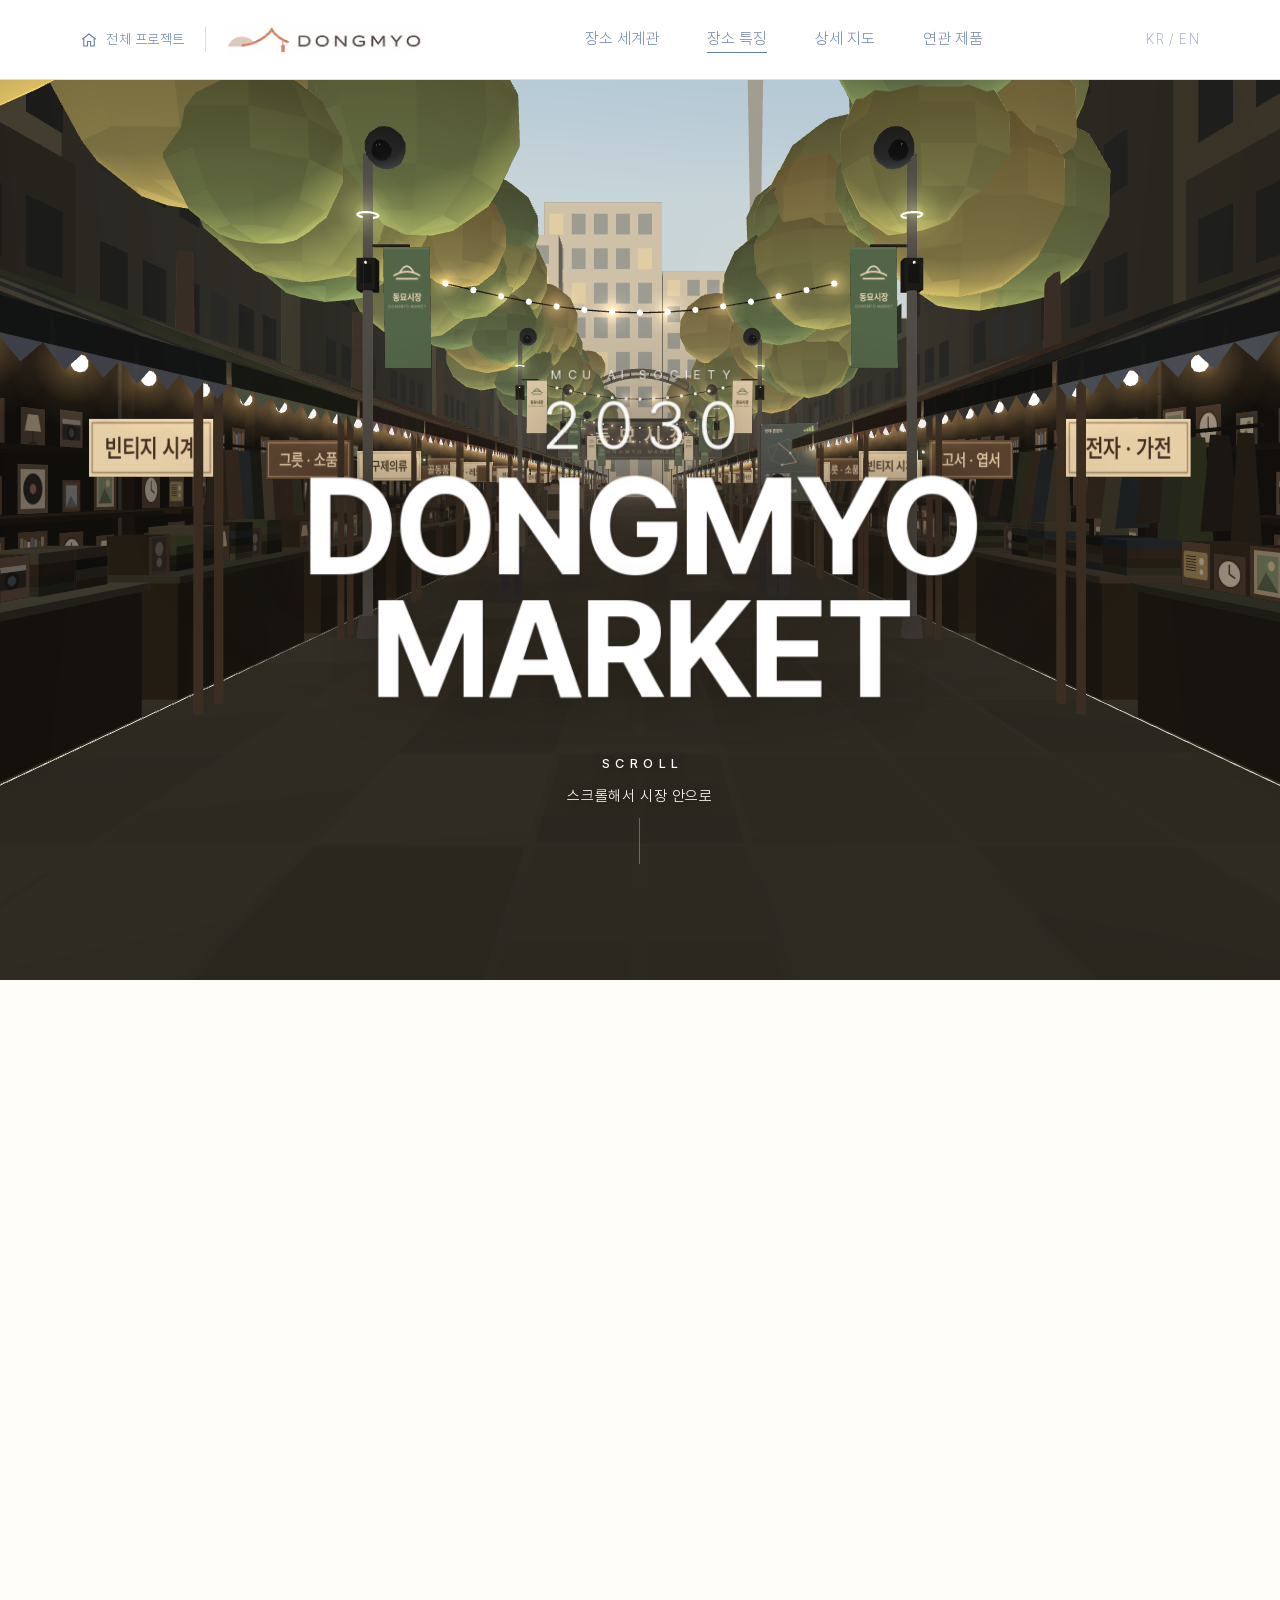
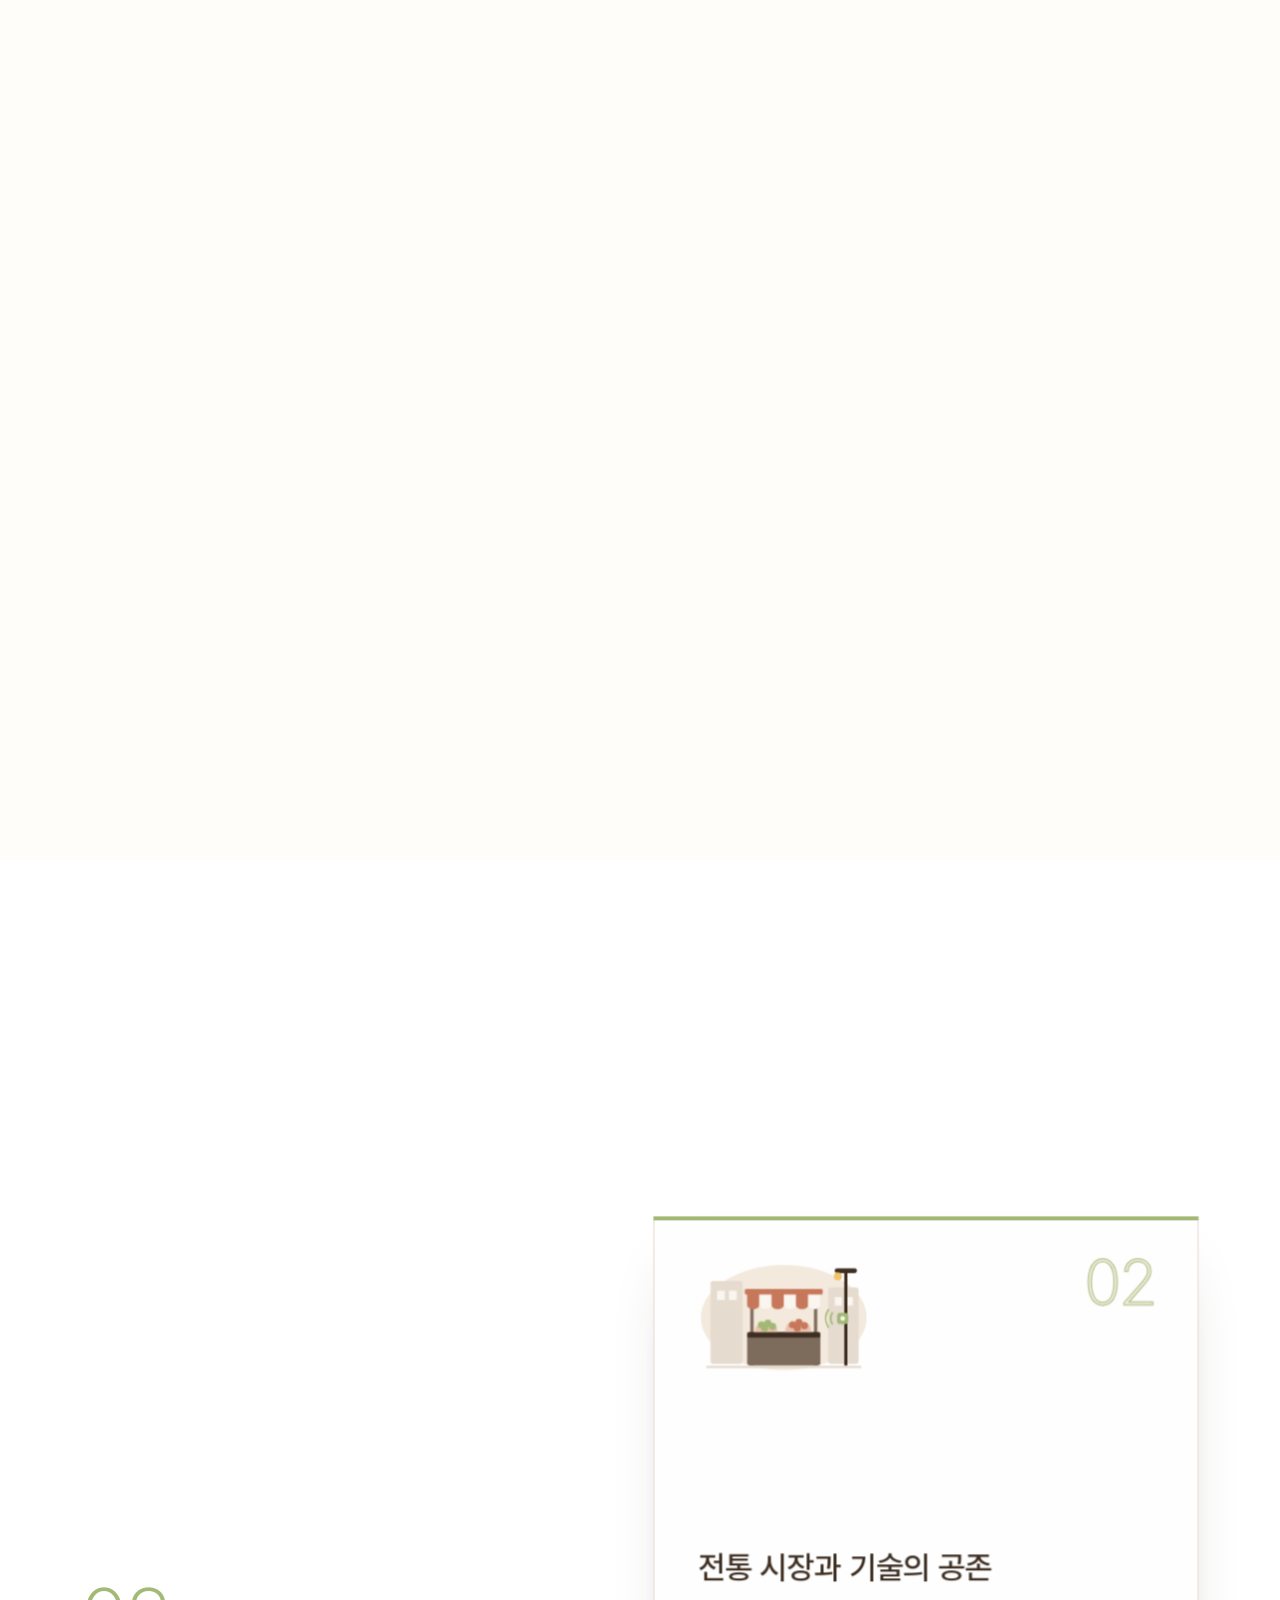
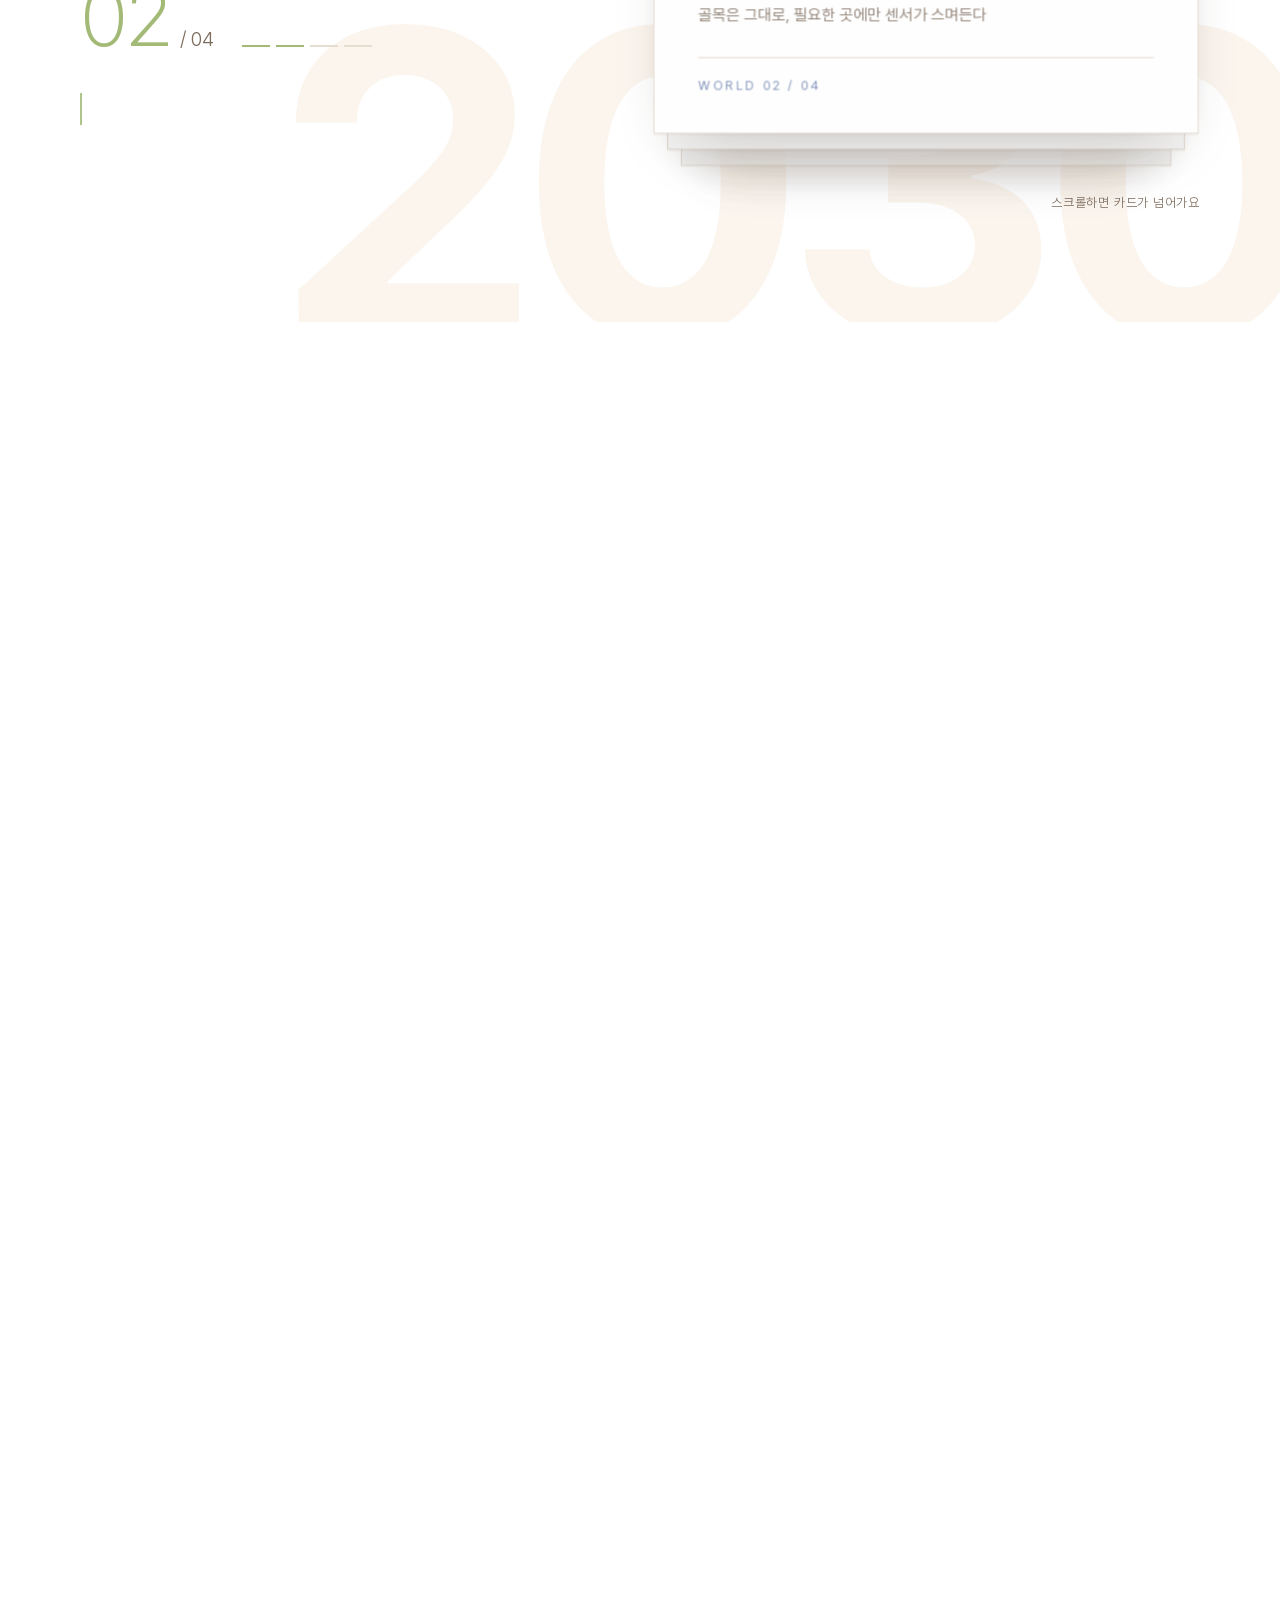
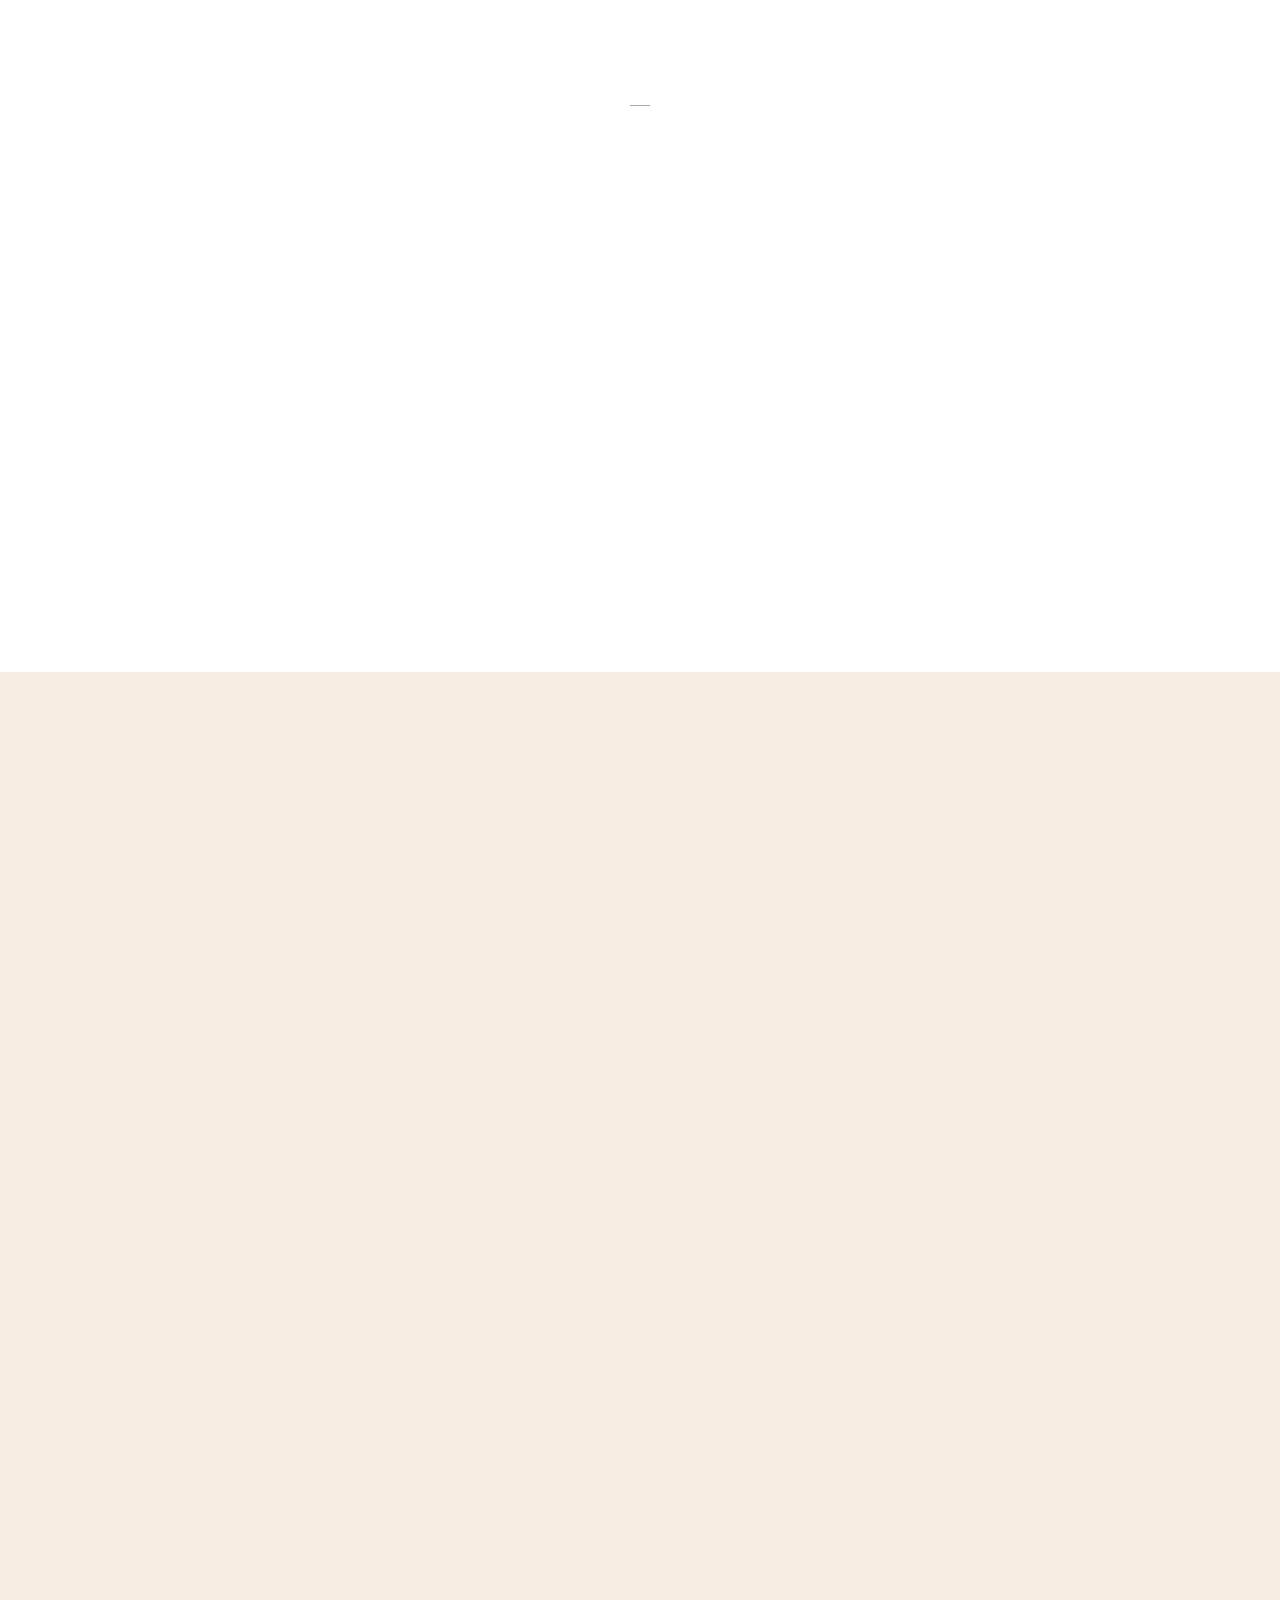
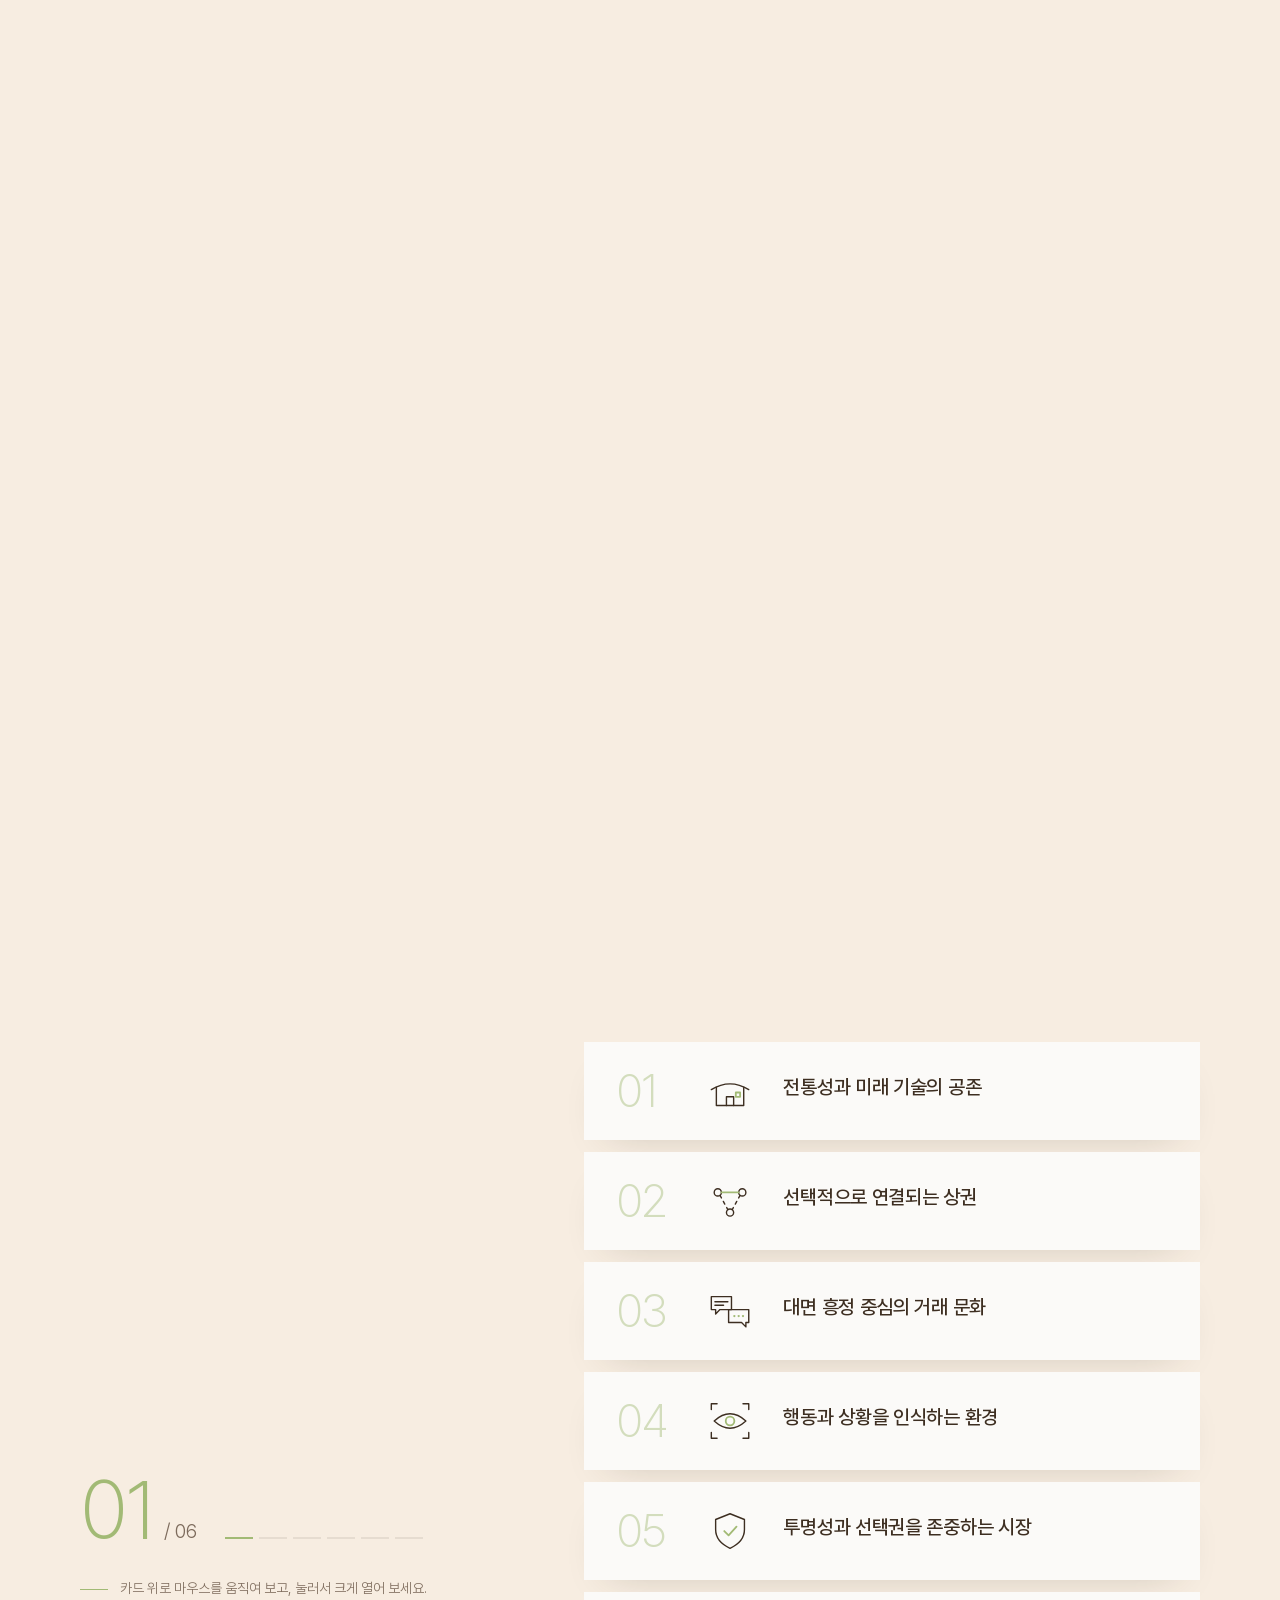
<file: index.html/index.html>
<!DOCTYPE html>
<html lang="ko">
<head>
<meta charset="UTF-8">
<meta name="viewport" content="width=device-width, initial-scale=1.0">
<script src="assets/fonts/pretendard-offline.js"></script>
<title>TEAM 06 · 2030 동묘시장 · MCU AI SOCIETY</title>
<style>
/* 글꼴: ① 컴퓨터에 설치된 Pretendard → ② assets/fonts/ 안의 파일 (인터넷 없이 동작) */
@font-face{font-family:'PretendardLocal';font-weight:100;font-display:swap;src:local('Pretendard Thin'),local('Pretendard-Thin'),url('assets/fonts/Pretendard-Thin.woff2') format('woff2');}
@font-face{font-family:'PretendardLocal';font-weight:200;font-display:swap;src:local('Pretendard ExtraLight'),local('Pretendard-ExtraLight'),url('assets/fonts/Pretendard-ExtraLight.woff2') format('woff2');}
@font-face{font-family:'PretendardLocal';font-weight:300;font-display:swap;src:local('Pretendard Light'),local('Pretendard-Light'),url('assets/fonts/Pretendard-Light.woff2') format('woff2');}
@font-face{font-family:'PretendardLocal';font-weight:400;font-display:swap;src:local('Pretendard Regular'),local('Pretendard-Regular'),url('assets/fonts/Pretendard-Regular.woff2') format('woff2');}
@font-face{font-family:'PretendardLocal';font-weight:500;font-display:swap;src:local('Pretendard Medium'),local('Pretendard-Medium'),url('assets/fonts/Pretendard-Medium.woff2') format('woff2');}
@font-face{font-family:'PretendardLocal';font-weight:600;font-display:swap;src:local('Pretendard SemiBold'),local('Pretendard-SemiBold'),url('assets/fonts/Pretendard-SemiBold.woff2') format('woff2');}
@font-face{font-family:'PretendardLocal';font-weight:700;font-display:swap;src:local('Pretendard Bold'),local('Pretendard-Bold'),url('assets/fonts/Pretendard-Bold.woff2') format('woff2');}

/* =========================================================
   DESIGN TOKENS — Natural, Warm Minimalism, Muted
   ========================================================= */
:root{
  --bg:#FFFFFF;           /* 가이드: 전체 배경 화이트 */
  --section-bg:#F7EDE1;   /* 가이드: 서브 컬러(구분용) */
  --nav:#667DAD;          /* 가이드: 내비게이션 폰트 색상 */
  --text:#3D2E21;
  --accent:#A2BA75;       /* 포인트 1: 핵심 버튼, 지도 도트, 카드 점멸 */
  --accent-hover:#8FA862;
  --accent2:#667DAD;      /* 포인트 2: 라벨, 링크 hover, 포커스 */
  --sub:#7D6B5C;
  --line:#E6DCD0;
  --img:#F0E8DF;

  --container:1440px; --margin:80px; --gutter:24px;
  --section:80px; --title-gap:48px; --card-gap-y:64px;
  --ease:cubic-bezier(.22,.61,.36,1); --fast:.3s; --slow:.8s;
  --header:80px;
}
@media (max-width:768px){
  :root{--margin:20px;--gutter:16px;--section:40px;--title-gap:32px;--card-gap-y:40px;--header:56px}
}

/* =========================================================
   BASE + TYPOGRAPHY
   H1 SemiBold 48 / H2 Light 32 / H3 ExtraLight 16 / Body Thin 14
   ========================================================= */
*{box-sizing:border-box;margin:0;padding:0}
html{scroll-behavior:smooth}
body{
  font-family:"PretendardLocal","PretendardEmbed","Pretendard","Pretendard Variable",-apple-system,BlinkMacSystemFont,sans-serif;
  font-weight:100;font-size:14px;line-height:1.8;color:var(--text);background:var(--bg);
  padding-top:var(--header);animation:pageIn .6s var(--ease) both;-webkit-font-smoothing:antialiased;
}
@keyframes pageIn{from{opacity:0}to{opacity:1}}
a{color:inherit;text-decoration:none}
button{font:inherit;color:inherit}
.h1{font-size:48px;font-weight:600;line-height:1.35;letter-spacing:-0.01em}
.h2{font-size:32px;font-weight:300;line-height:1.45}
.h3{font-size:16px;font-weight:200;line-height:1.5}
.body{font-size:14px;font-weight:100}
.sub{color:var(--sub)}
.eyebrow{font-size:14px;font-weight:100;letter-spacing:.1em;text-transform:uppercase;color:var(--sub)}
@media (max-width:768px){.h1{font-size:30px}.h2{font-size:24px}}

/* =========================================================
   GRID
   ========================================================= */
.container{max-width:var(--container);margin:0 auto;padding:0 var(--margin)}
.grid{display:grid;grid-template-columns:repeat(12,1fr);column-gap:var(--gutter);row-gap:var(--card-gap-y)}
.c6{grid-column:span 6}
.c3{grid-column:span 3}
@media (max-width:1024px){.c3{grid-column:span 6}}
@media (max-width:768px){.grid{grid-template-columns:repeat(4,1fr)}.c6,.c3{grid-column:span 4}}
section.block{padding:var(--section) 0;scroll-margin-top:var(--header)}
section.block.tinted{background:var(--section-bg)}
.section-head{margin-bottom:var(--title-gap)}
.section-head .eyebrow{margin-bottom:16px}

/* Placeholder */
.ph{position:relative;width:100%;background:var(--img);overflow:hidden}
.ph::after{content:attr(data-label);position:absolute;left:12px;bottom:12px;font-size:11px;font-weight:300;letter-spacing:.1em;color:var(--text);opacity:.45}
.r1-1{aspect-ratio:1/1}.r4-5{aspect-ratio:4/5}.r3-2{aspect-ratio:3/2}

/* Buttons & links */
/* 가이드: 버튼 = 텍스트 + 하단의 얇은 선/도형 요소 */
.btn{position:relative;display:inline-flex;align-items:center;gap:12px;padding:0 0 10px;border:0;border-radius:0;
  font-size:16px;font-weight:200;letter-spacing:.1em;cursor:pointer;background:none;color:var(--text)}
.btn::before{content:"";position:absolute;left:0;right:0;bottom:0;height:1px;background:var(--text)}
.btn::after{content:"";position:absolute;left:0;bottom:-2px;width:5px;height:5px;background:var(--accent);
  transition:left var(--fast) var(--ease)}
.btn:hover::after{left:calc(100% - 5px)}
.btn .arrow{display:inline-block;transition:transform var(--fast) var(--ease)}
.btn:hover .arrow{transform:translateY(3px)}
.link{display:inline-flex;align-items:center;gap:8px;font-size:14px;font-weight:100;border-bottom:1px solid currentColor;padding-bottom:2px;transition:color var(--fast) var(--ease)}
.link .arrow{display:inline-block;transition:transform var(--fast) var(--ease)}
.link:hover{color:var(--accent2)}
.link:hover .arrow{transform:translateX(4px)}
a:focus-visible,button:focus-visible{outline:2px solid var(--accent2);outline-offset:2px}

/* =========================================================
   HEADER
   ========================================================= */
.header{position:fixed;top:0;left:0;right:0;z-index:50;height:var(--header);background:var(--bg);border-bottom:1px solid var(--line);transition:transform var(--fast) var(--ease)}
.header.hide{transform:translateY(-100%)}
.header .container{height:100%;display:flex;align-items:center;justify-content:space-between}
.logo{font-size:18px;font-weight:600;letter-spacing:.04em;white-space:nowrap}
/* ---------- 상단 왼쪽: 전체 프로젝트(홈 아이콘) + 조 로고 ---------- */
.brand{display:flex;align-items:center;gap:20px;min-width:0}
.home-link{display:inline-flex;align-items:center;gap:8px;font-size:14px;font-weight:200;letter-spacing:.04em;color:var(--nav);white-space:nowrap;
  padding-right:20px;border-right:1px solid var(--line);transition:opacity var(--fast) var(--ease)}
.home-link .icon{width:18px;height:18px;stroke:var(--nav)}
.home-link:hover{opacity:.7}
.logo-img{display:block;height:28px;width:auto}
a.logo{display:inline-flex;align-items:center;transition:opacity var(--fast) var(--ease)}
a.logo:hover{opacity:.75}
/* ---------- 맨 위로 버튼 ---------- */
.top-btn{position:fixed;right:32px;bottom:32px;z-index:45;width:56px;height:56px;display:flex;flex-direction:column;align-items:center;justify-content:center;gap:2px;
  background:var(--bg);border:1px solid var(--line);color:var(--text);cursor:pointer;font-size:12px;font-weight:200;letter-spacing:.1em;
  box-shadow:0 6px 20px rgba(61,46,33,.08);opacity:0;visibility:hidden;transform:translateY(12px);
  transition:opacity var(--fast) var(--ease),transform var(--fast) var(--ease),visibility var(--fast),background-color var(--fast) var(--ease)}
.top-btn.show{opacity:1;visibility:visible;transform:none}
.top-btn:hover{background:var(--section-bg)}
.top-btn .icon{width:18px;height:18px;transition:transform var(--fast) var(--ease)}
.top-btn:hover .icon{transform:translateY(-3px)}
@media (max-width:768px){.top-btn{right:16px;bottom:16px;width:48px;height:48px}}
.nav{display:flex;gap:48px;list-style:none}
.nav a{font-size:16px;font-weight:200;color:var(--nav);padding:4px 0;border-bottom:1px solid transparent;transition:border-color var(--fast) var(--ease),color var(--fast) var(--ease)}
.nav a:hover{border-color:currentColor}
.nav a.active{border-color:currentColor}
.lang{font-size:14px;font-weight:100;letter-spacing:.1em;color:var(--nav)}
.icon{width:20px;height:20px;stroke:var(--text);stroke-width:1.5;fill:none;display:block}
.icon-btn{background:none;border:0;cursor:pointer;padding:0}
.m-only{display:none}
@media (max-width:768px){
  .nav,.d-only{display:none!important}
  .m-only{display:flex}
  .header .container{position:relative}
  .header .logo{position:absolute;left:50%;transform:translateX(-50%);font-size:16px}
  .header .logo-img{height:22px}
  .home-link{padding-right:0;border-right:0}
}
.m-menu{position:fixed;inset:0;z-index:60;background:var(--bg);opacity:0;visibility:hidden;transition:opacity .4s var(--ease),visibility .4s;padding:0 20px}
.m-menu.open{opacity:1;visibility:visible}
.m-menu-top{height:56px;display:flex;align-items:center;justify-content:space-between}
.m-menu ul{list-style:none;margin-top:16px}
.m-menu li a{height:56px;display:flex;align-items:center;border-bottom:1px solid var(--line);font-size:16px;font-weight:200;color:var(--nav)}
.m-menu li{opacity:0;transform:translateY(-8px);transition:opacity .4s var(--ease),transform .4s var(--ease)}
.m-menu.open li{opacity:1;transform:none}

/* =========================================================
   HERO (인트로)
   ========================================================= */
.hero{position:relative;width:100%;height:min(56.25vw,calc(100vh - var(--header)));overflow:hidden}
.hero .ph{position:absolute;inset:0;height:100%;background:#EFE7DE;animation:heroImg 1.5s var(--ease) both}
@keyframes heroImg{from{transform:scale(1.05)}to{transform:scale(1)}}
/* 세계관 이미지 + 텍스트 가독성용 오버레이 */
.hero .ph.has-img{background:#3D2E21 url("assets/images/team-hero.webp") center 40%/cover no-repeat}
.hero .ph.has-img::after{content:none}
.hero .ph.has-img::before{content:"";position:absolute;inset:0;
  background:
    radial-gradient(ellipse 50% 40% at 50% 72%,rgba(40,30,21,.5) 0%,rgba(40,30,21,.15) 75%,rgba(40,30,21,0) 100%),
    linear-gradient(to bottom,rgba(40,30,21,.2) 0%,rgba(40,30,21,.25) 40%,rgba(40,30,21,.75) 100%)}
.hero.on-img .hero-copy{color:#FFFFFF;justify-content:flex-end;padding-bottom:max(170px,20vh)}
@media (max-width:768px){.hero.on-img .hero-copy{padding-bottom:96px}}
.hero.on-img .h1{text-shadow:0 2px 24px rgba(61,46,33,.35)}
.hero.on-img .eyebrow{color:#FFFFFF}
.hero.on-img .eyebrow,.hero.on-img .btn,.hero.on-img .scroll-cue{text-shadow:0 1px 10px rgba(40,30,21,.9),0 0 2px rgba(40,30,21,.6)}
.hero.on-img .btn{color:#FFFFFF}
.hero.on-img .btn::before{background:#FFFFFF}
.hero.on-img .scroll-cue{color:rgba(255,255,255,.9)}
.hero.on-img .scroll-cue .bar{background:rgba(255,255,255,.3)}
.hero.on-img .scroll-cue .bar::after{background:#FFFFFF}
.hero-copy{position:absolute;inset:0;display:flex;flex-direction:column;align-items:center;justify-content:center;text-align:center;gap:24px;padding:0 var(--margin)}
.hero-copy > *{animation:riseIn .8s var(--ease) both}
.hero-copy > *:nth-child(1){animation-delay:.3s}
.hero-copy > *:nth-child(2){animation-delay:.4s}
.hero-copy > *:nth-child(3){animation-delay:.5s}
@keyframes riseIn{from{opacity:0;transform:translateY(24px)}to{opacity:1;transform:none}}
@media (max-width:768px){.hero{height:auto;aspect-ratio:4/5}}
/* 가이드: Scroll Effect — "Scroll to Explore" */
.scroll-cue{position:absolute;left:0;right:0;margin:0 auto;width:max-content;bottom:24px;display:flex;flex-direction:column;align-items:center;gap:10px;
  font-size:14px;font-weight:100;letter-spacing:.1em;color:var(--text);animation:riseIn .8s var(--ease) .7s both}
.scroll-cue .bar{position:relative;width:1px;height:40px;background:var(--line);overflow:hidden}
.scroll-cue .bar::after{content:"";position:absolute;left:0;top:-40%;width:1px;height:40%;background:var(--text);animation:cue 1.8s var(--ease) infinite}
@keyframes cue{to{top:100%}}

/* =========================================================
   WORLD (세계관 설명 / 특징)
   ========================================================= */
.split{align-items:center}
.split .media{grid-column:1 / span 6}
.split .text{grid-column:8 / span 5}
.split.reverse .text{grid-column:1 / span 5;grid-row:1}
.split.reverse .media{grid-column:7 / span 6;grid-row:1}
@media (max-width:768px){
  .split .media,.split .text,.split.reverse .media,.split.reverse .text{grid-column:1 / -1;grid-row:auto}
}
.text .eyebrow{margin-bottom:16px}
.text .h2{margin-bottom:24px}
/* 메뉴 이동 시 섹션 전체가 한 화면에 보이도록 이미지 높이 제한 */
.split .media .ph{max-height:calc(100vh - var(--header) - 48px)}
@media (max-width:768px){.split .media .ph{max-height:none}}
@media (max-width:1366px) and (min-width:769px){.split .text{grid-column:7 / span 6}.split.reverse .text{grid-column:1 / span 6}}
.text p.body + p.body{margin-top:16px}
.points{list-style:none;margin-top:32px;border-top:1px solid var(--line)}
.points li{display:grid;grid-template-columns:40px 1fr;gap:4px 16px;padding:12px 0;border-bottom:1px solid var(--line)}
.points .no{font-size:14px;font-weight:100;letter-spacing:.1em;color:var(--accent2);padding-top:2px}
.points .t{font-size:16px;font-weight:200}
.points .d{grid-column:2;font-size:14px;font-weight:100;color:var(--sub);margin-top:-4px}
.closing{margin-top:32px;font-size:16px;font-weight:200}

/* =========================================================
   MAP (상세 지도)
   ========================================================= */
.map-wrap{position:relative;background:var(--img);overflow:hidden}
/* 제목 + 지도가 한 화면에 함께 들어오도록 지도 높이 제한 */
.map-wrap{aspect-ratio:960/660;max-height:max(360px,calc(100vh - var(--header) - var(--title-gap) - 160px));width:100%}
.map-wrap canvas{display:block;width:100%;height:100%;cursor:grab;touch-action:pan-y}
.map-wrap.dragging canvas{cursor:grabbing}
.map-wrap .tag{position:absolute;left:16px;top:16px;font-size:14px;font-weight:100;letter-spacing:.1em;color:var(--sub)}
.map-wrap .hint{position:absolute;right:16px;bottom:16px;font-size:14px;font-weight:100;color:var(--sub)}
/* 지도 위 도트·지명 (3D 장면 위에 겹쳐 그림) */
.map-overlay{position:absolute;inset:0;pointer-events:none;overflow:hidden}
.pin3d{position:absolute;left:0;top:0;width:28px;height:28px;margin:-14px 0 0 -14px;padding:0;border:0;background:none;cursor:pointer;pointer-events:auto;transition:opacity .5s var(--ease)}
.pin3d::before{content:"";position:absolute;left:-26px;top:-26px;width:80px;height:80px;border-radius:50%} /* 인식 범위 */
.pin3d .dot{position:absolute;left:7px;top:7px;width:14px;height:14px;border-radius:50%;background:var(--text);border:2px solid var(--bg);box-shadow:0 2px 6px rgba(61,46,33,.25)}
.pin3d .lab{position:absolute;left:28px;top:3px;padding:1px 8px;background:rgba(255,255,255,.9);font-size:12px;font-weight:500;letter-spacing:.1em;color:var(--text);white-space:nowrap;transition:opacity .4s var(--ease)}
.pin3d:focus{outline:none}
.pin3d:focus-visible .dot{outline:2px solid var(--accent2);outline-offset:2px}
.map-wrap.zoomed .pin3d .lab{opacity:0}
.map-wrap.zoomed .pin3d:not(.active){opacity:.35}
.maplab{position:absolute;left:0;top:0;font-size:13px;font-weight:300;letter-spacing:.04em;color:var(--sub);white-space:nowrap;
  padding:1px 8px;background:rgba(255,255,255,.72);transition:opacity .4s var(--ease)}
.maplab.big{font-size:15px;font-weight:400;color:var(--text)}
.map-wrap.zoomed .maplab{opacity:.25}
/* 확대·축소·초기화 버튼 */
.map-ctrl{position:absolute;left:16px;bottom:16px;z-index:2;display:flex;gap:6px}
.map-ctrl button{width:36px;height:36px;display:flex;align-items:center;justify-content:center;background:var(--bg);border:1px solid var(--line);cursor:pointer;color:var(--text);
  transition:background-color var(--fast) var(--ease)}
.map-ctrl button:hover{background:var(--section-bg)}
.map-ctrl svg{width:16px;height:16px;stroke:currentColor;stroke-width:1.4;fill:none}
.map-ctrl .reset{width:auto;padding:0 12px;gap:6px;font-size:13px;font-weight:300}
@media (max-width:768px){.maplab:not(.big){display:none}.pin3d .lab{font-size:11px;padding:0 6px}.map-ctrl{left:10px;bottom:10px}.map-ctrl button{width:32px;height:32px}.map-ctrl .reset{padding:0 8px}}
.map-wrap .hint{transition:opacity .4s var(--ease)}
.map-wrap.zoomed .hint{opacity:0}

/* 도트 정보 박스 */
.map-pop{position:absolute;z-index:3;width:280px;background:var(--bg);border:1px solid var(--line);
  box-shadow:0 12px 32px rgba(61,46,33,.12);opacity:0;transform:translateY(8px);pointer-events:none;
  transition:opacity .35s var(--ease),transform .35s var(--ease)}
.map-pop.open{opacity:1;transform:none;pointer-events:auto;transition:opacity .5s var(--ease) .45s,transform .5s var(--ease) .45s}
.map-pop .ph{aspect-ratio:16/9;background-size:cover;background-position:center}
.map-pop .ph.has-photo::after,.r-card .ph.has-photo::after{content:none}
.map-pop .pop-body{padding:16px 20px 20px;display:flex;flex-direction:column;gap:6px}
.map-pop .eyebrow{color:var(--accent2)}
.map-pop .body{line-height:1.7}
.map-pop .link{align-self:flex-start;margin-top:10px}
.map-pop .pop-close{position:absolute;right:8px;top:8px;width:32px;height:32px;display:flex;align-items:center;justify-content:center;
  background:var(--bg);border:0;cursor:pointer}
.map-pop .pop-close .icon{width:16px;height:16px}
/* 지도 높이가 낮을 때: 박스를 납작하게 (이미지 3:1, 설명 2줄) */
.map-pop.compact .ph{aspect-ratio:3/1}
.map-pop.compact .body{display:-webkit-box;-webkit-line-clamp:2;-webkit-box-orient:vertical;overflow:hidden}
.map-pop.compact .pop-body{gap:2px}
.map-pop.compact .link{margin-top:6px}
/* 지도가 작은 화면에서는 박스도 조금 작게 */
@media (max-width:1280px){.map-pop{width:240px}.map-pop .ph{aspect-ratio:2/1}.map-pop .pop-body{padding:12px 16px 16px}}
@media (max-width:768px){
  .map-pop{position:fixed;left:0!important;right:0;top:auto!important;bottom:0;width:auto;z-index:70;transform:translateY(100%)}
  .map-pop.open{transform:none;transition-delay:0s}
  .map-pop .ph{aspect-ratio:3/1}
}
@media (max-width:768px){.map-wrap .hint{display:none}}

/* =========================================================
   PRODUCTS (연관 제품 2 x 2)
   ========================================================= */
.r-card{position:relative;display:block}
.r-card::after{
  content:"";position:absolute;inset:-12px;pointer-events:none;
  border:1.5px solid var(--accent2);box-shadow:0 0 18px rgba(102,125,173,.35);
  opacity:0;
}
.r-card.flash::after{animation:edgeFlash 1.8s ease-in-out 1}
@keyframes edgeFlash{0%,100%{opacity:0}50%{opacity:1}}
/* 가이드: Hover Effect — 이미지 확대 + 아이콘 */
.r-card .thumb{position:relative;overflow:hidden}
.r-card .ph{transition:transform .6s var(--ease)}
.r-card:hover .ph{transform:scale(1.05)}
.r-card .zoom{position:absolute;right:16px;top:16px;width:40px;height:40px;display:flex;align-items:center;justify-content:center;
  background:var(--bg);opacity:0;transform:translateY(-6px);transition:opacity var(--fast) var(--ease),transform var(--fast) var(--ease)}
.r-card .zoom .icon{width:18px;height:18px}
.r-card:hover .zoom{opacity:1;transform:none}
.r-card .info{margin-top:16px;display:flex;flex-direction:column;gap:8px}
.r-card .eyebrow{color:var(--accent2)}
.r-card .link{align-self:flex-start;margin-top:8px}

/* Footer */
.footer{border-top:1px solid var(--line);padding:48px 0;margin-top:var(--section)}
.footer .container{display:flex;justify-content:space-between;align-items:center;flex-wrap:wrap;gap:16px}
.footer small{font-size:14px;font-weight:100;color:var(--sub)}


/* =========================================================
   상단 진행 표시선
   ========================================================= */
.progress{position:fixed;top:0;left:0;right:0;height:2px;z-index:55;background:var(--accent);transform-origin:0 50%;transform:scaleX(0);pointer-events:none}

/* =========================================================
   사이트 흐름 띠 (메인 이미지 아래)
   단계(픽토+이름) 하나를 한 묶음으로 보고, 묶음 사이 간격 한가운데에 화살표
   ========================================================= */
.flowband{background:var(--section-bg);padding:44px 0}
.fb-list{display:grid;grid-template-columns:auto 1fr auto 1fr auto 1fr auto;align-items:center;list-style:none}
.fb-item{display:flex;align-items:center;gap:18px;transition:opacity var(--fast) var(--ease)}
.fb-item .ic{flex:none;width:76px;height:76px;border-radius:50%;display:flex;align-items:center;justify-content:center;background:var(--bg);border:1px solid var(--line);
  transition:transform var(--fast) var(--ease),border-color var(--fast) var(--ease)}
.fb-item .pic{width:42px;height:42px;color:var(--text)}
.fb-item .no{display:block;font-size:14px;font-weight:300;letter-spacing:.1em;color:var(--nav)}
.fb-item .t{display:block;margin-top:2px;font-size:22px;font-weight:400;line-height:1.35;white-space:nowrap}
.fb-item:hover .ic{transform:translateY(-3px);border-color:var(--accent)}
/* 한 단계에 마우스를 올리면 나머지 단계와 화살표는 연하게 */
.fb-list:has(.fb-item:hover) .fb-item:not(:hover),.fb-list:has(.fb-item:hover) .fb-arrow{opacity:.35}
.fb-arrow{display:flex;justify-content:center;transition:opacity var(--fast) var(--ease)}
.fb-arrow svg{width:30px;height:30px;stroke:var(--text);stroke-width:1.4;fill:none}
@media (max-width:1280px){.fb-item{gap:14px}.fb-item .ic{width:64px;height:64px}.fb-item .pic{width:36px;height:36px}.fb-item .t{font-size:19px}}
@media (max-width:1024px){
  .fb-list{grid-template-columns:1fr 1fr;row-gap:20px;column-gap:24px}
  .fb-arrow{display:none}
}
@media (max-width:768px){.fb-list{grid-template-columns:1fr;row-gap:16px}.flowband{padding:32px 0}}

/* =========================================================
   큰 문장 쉼표
   ========================================================= */
.statement{padding:120px 0;text-align:center}
.statement .bar{display:block;width:40px;height:1px;background:var(--accent);margin:0 auto 32px}
.statement .quote{font-size:32px;font-weight:300;line-height:1.5}
@media (max-width:768px){.statement{padding:72px 0}.statement .quote{font-size:24px}}

/* =========================================================
   스크롤 스토리 (세계관 · 장소 특징)
   카드 전체가 한 화면에 보이는 상태로 고정되고, 스크롤에 따라 카드가 하나씩 강조됨
   ========================================================= */
section.block.story{padding:0}
.story-pin{position:relative;height:calc(100vh + var(--n) * 70vh)} /* 카드 하나당 화면 0.7개 높이만큼 스크롤 */
.story-sticky{position:sticky;top:0;min-height:100vh;padding:calc(var(--header) + 24px) 0 32px;display:flex;align-items:center}
.story-sticky > .container{width:100%}
.story .s-intro{display:flex;justify-content:space-between;align-items:flex-end;gap:32px;margin-bottom:32px}
.story .s-intro .eyebrow{margin-bottom:12px}
.story .s-intro .lead{margin-top:12px;font-size:17px;font-weight:300;color:var(--sub)}
.story-ticks{display:flex;align-items:center;gap:10px;flex:none;padding-bottom:6px;font-size:14px;font-weight:300;letter-spacing:.1em;color:var(--sub)}
.story-ticks .bars{display:flex;gap:6px}
.story-ticks i{display:block;width:20px;height:2px;background:var(--line);transition:background .4s var(--ease)}
.story-ticks i.on{background:var(--accent)}
.story-grid{display:grid;grid-template-columns:repeat(var(--cols),1fr);gap:16px;list-style:none}
.s-card{position:relative;display:flex;flex-direction:column;padding:28px 28px 30px;background:var(--bg);border:1px solid var(--line);
  opacity:.4;transition:opacity .6s var(--ease),border-color .6s var(--ease),background-color .6s var(--ease),transform .6s var(--ease)}
.tinted .s-card{background:rgba(255,255,255,.55)}
.s-card::before{content:"";position:absolute;left:-1px;right:-1px;top:-1px;height:3px;background:var(--accent);transform:scaleX(0);transform-origin:0 50%;transition:transform .6s var(--ease)}
.s-card.on{opacity:1;border-color:var(--accent);transform:translateY(-4px)}
.tinted .s-card.on{background:var(--bg)}
.s-card.on::before{transform:scaleX(1)}
.s-card .top{display:flex;justify-content:space-between;align-items:flex-start;margin-bottom:18px}
.s-card .pic{width:48px;height:48px;color:var(--text)}
.s-card .no{font-size:14px;font-weight:300;letter-spacing:.1em;color:var(--nav)}
.s-card .t{font-size:20px;font-weight:400;line-height:1.4}
.s-card .d{margin-top:8px;font-size:15px;font-weight:300;line-height:1.65;color:var(--sub)}
.story.cols3 .s-card{padding:22px 26px 24px}
.story.cols3 .s-card .top{margin-bottom:12px}
.story.cols3 .s-card .pic{width:42px;height:42px}
/* 태블릿·모바일: 고정 없이 카드가 모두 보이고 차례로 나타남 */
@media (max-width:1024px){
  .story-pin{height:auto}
  .story-sticky{position:static;min-height:0;padding:var(--section) 0 0}
  .story-grid{grid-template-columns:repeat(2,1fr)}
  .story .s-intro{display:block}
  .story-ticks{display:none}
  .s-card,.s-card.seen,.s-card.on{opacity:1;transform:none;border-color:var(--line)}
  .s-card.on::before{transform:scaleX(0)}
}
@media (max-width:768px){.story-grid{grid-template-columns:1fr}}

/* =========================================================
   지도 첫 안내
   ========================================================= */
.map-guide{position:absolute;left:50%;top:24px;z-index:2;display:flex;align-items:center;gap:12px;padding:12px 20px;
  background:var(--bg);border:1px solid var(--line);box-shadow:0 8px 24px rgba(61,46,33,.08);
  transform:translate(-50%,-8px);opacity:0;pointer-events:none;transition:opacity .5s var(--ease),transform .5s var(--ease)}
.map-guide.show{opacity:1;transform:translate(-50%,0)}
.map-guide .pic{width:28px;height:28px;color:var(--text)}
.map-guide .t{font-size:16px;font-weight:200;white-space:nowrap}
.map-guide .d{font-size:14px;font-weight:100;color:var(--sub);white-space:nowrap}
@media (max-width:768px){.map-guide{top:12px;padding:8px 14px}.map-guide .d{display:none}}

/* =========================================================
   제품 카드: 관련 장소 특징 태그
   ========================================================= */
.tags{display:flex;flex-wrap:wrap;align-items:center;gap:6px;margin-top:4px;font-size:14px;font-weight:100;color:var(--sub)}
.tags .tag{padding:0 8px;border:1px solid var(--line);color:var(--text);letter-spacing:.06em}
.tags .todo{color:var(--sub);opacity:.7}

@media (prefers-reduced-motion:reduce){.s-card,.s-card::before{transition:none}}

/* Reveal */
.reveal{opacity:0;transform:translateY(24px);transition:opacity var(--slow) var(--ease),transform var(--slow) var(--ease)}
.reveal.in{opacity:1;transform:none}
@media (prefers-reduced-motion:reduce){
  *,*::before,*::after{animation:none!important;transition:none!important}
  .reveal{opacity:1;transform:none}
}

.map-pop,.r-card{word-break:keep-all}

/* ===== HERO 3D: 스크롤하면 소실점을 따라 시장 안으로 ===== */
.hero3d{position:relative;height:380vh;background:#FFFDF9}
.h3d-stick{position:sticky;top:0;height:100vh;overflow:hidden}
.h3d-fallback{position:absolute;inset:0;background:#3D2E21 url("assets/images/team-hero.webp") center 40%/cover no-repeat;will-change:transform}
/* 3D 골목이 준비되기 전에 예전 메인 사진이 깜빡이지 않도록 : 사진은 3D를 못 쓸 때(h3d-flat)만 */
.hero3d:not(.h3d-flat) .h3d-fallback{background:#2A2017!important}
.h3d-canvas{position:absolute;inset:0;width:100%;height:100%;display:block;opacity:0;transition:opacity .9s var(--ease)}
.hero3d.h3d-ready .h3d-canvas{opacity:1}
.hero3d.h3d-ready .h3d-fallback{visibility:hidden}
.h3d-shade{position:absolute;inset:0;pointer-events:none;background:radial-gradient(ellipse 55% 34% at 50% 50%,rgba(34,24,16,.26),rgba(34,24,16,0) 72%)}
.h3d-copy,.h3d-big{position:absolute;left:50%;top:50%;transform:translate(-50%,-50%);text-align:center;color:#FFFFFF;pointer-events:none;will-change:opacity,transform,filter}
.h3d-copy{top:60%;width:min(92vw,900px);display:flex;flex-direction:column;align-items:center;gap:24px;pointer-events:auto}
.h3d-copy .eyebrow{color:#FFFFFF}
.h3d-copy .h1{text-shadow:0 2px 24px rgba(61,46,33,.45)}
.h3d-copy .eyebrow,.h3d-copy .btn{text-shadow:0 1px 10px rgba(40,30,21,.9),0 0 2px rgba(40,30,21,.6)}
.h3d-copy .btn{color:#FFFFFF}.h3d-copy .btn::before{background:#FFFFFF}
.h3d-big{width:92vw;visibility:hidden;opacity:0;text-shadow:0 4px 40px rgba(40,30,21,.55),0 1px 3px rgba(40,30,21,.35);word-break:keep-all}
.h3d-big .k1{font-size:clamp(96px,17vw,260px);font-weight:700;line-height:.9;letter-spacing:-.03em}
.h3d-big .k2{font-size:clamp(20px,2.6vw,40px);font-weight:300;letter-spacing:.42em;margin-top:18px;padding-left:.42em}
.h3d-big.k3{font-size:clamp(40px,6.4vw,104px);font-weight:700;line-height:1.15;letter-spacing:-.02em}
.hero3d .scroll-cue{position:absolute;left:0;right:0;margin:0 auto;width:max-content;bottom:calc(36px + var(--header));transform:none;text-align:center;color:rgba(255,255,255,.9);text-shadow:0 1px 10px rgba(40,30,21,.9)}
.hero3d .scroll-cue .bar{background:rgba(255,255,255,.3)}.hero3d .scroll-cue .bar::after{background:#FFFFFF}
.h3d-wash{position:absolute;inset:0;background:var(--section-bg,#F7EDE1);opacity:0;pointer-events:none}
@media (max-width:768px){.hero3d{height:calc(100svh + 200svh)}.h3d-stick{height:100svh}.h3d-copy{top:66%}.h3d-big .k2{letter-spacing:.24em;padding-left:.24em}}
@media (prefers-reduced-motion: reduce){.hero3d{height:auto}.h3d-stick{position:relative;height:calc(100vh - var(--header));margin-top:0}.h3d-big{display:none}}

.h3d-next{position:absolute;inset:0;display:flex;flex-direction:column;justify-content:center;gap:36px;background:transparent!important;padding:0!important;opacity:0;visibility:hidden;transform:translateY(24px)}
.h3d-next .container{width:100%}
.h3d-next-eb{text-align:center;color:var(--sub)}

/* ===== HERO v4: 더 선명하게 · 큰 글자 · 느긋한 스크롤 ===== */
.hero3d{height:620vh}
.wd{padding-top:18vh;padding-bottom:30vh}
.ft{padding-top:14vh}
.h3d-big .k0{font-size:clamp(14px,1.2vw,18px);font-weight:400;letter-spacing:.5em;padding-left:.5em;margin-bottom:10px;opacity:.9}
.h3d-big .k1{font-size:clamp(150px,24vw,380px);font-weight:800;line-height:.86;letter-spacing:-.04em}
.h3d-big .k2{font-size:clamp(22px,3vw,48px);font-weight:300;letter-spacing:.46em;margin-top:14px;padding-left:.46em}
.h3d-big.k3{font-size:clamp(58px,8.6vw,148px);font-weight:800;line-height:1.08;letter-spacing:-.035em}
.h3d-cue{display:flex;flex-direction:column;align-items:center;gap:8px;color:#FFFFFF!important}
.h3d-cue .t1{font-size:13px;font-weight:500;letter-spacing:.42em;padding-left:.42em}
.h3d-cue .t2{font-size:15px;font-weight:300;letter-spacing:.04em}
.h3d-cue .bar{height:46px!important}
.h3d-wash{background:var(--bg)!important}
@media (max-width:768px){.hero3d{height:520svh}.h3d-big .k0{letter-spacing:.3em}.h3d-big .k2{letter-spacing:.26em;padding-left:.26em}}

/* ===================== 세계관: 한 줄씩 등장 + 겹친 카드 넘기기 ===================== */
.ln{display:block;overflow:hidden;padding-bottom:.06em;margin-bottom:-.06em}
.ln>span{display:inline-block;transform:translateY(110%);opacity:0;transition:transform 1.5s var(--ease),opacity 1.3s var(--ease);transition-delay:calc(var(--d) * .3s + var(--base,0s))}
[data-lines]:not(.show) .ln>span{transition-duration:.6s;transition-delay:calc(var(--d) * .04s)}
[data-lines].show .ln>span{transform:none;opacity:1}
.wd-copy .eyebrow{--base:0s}.wd-copy .wd-h{--base:.3s}.wd-copy .wd-lead{--base:1.25s}.wd-copy .wd-quote{--base:1.9s}
.ft-copy .wd-h{--base:.3s}
.wd,.ft{position:relative}
.wd-pin{position:relative;height:calc(100vh + (var(--n) - 1) * 150vh + 170vh)}
.ft-pin{position:relative;height:calc(100vh + (var(--n) - 1) * 70vh + 40vh)}
.wd-stage,.ft-stage{position:sticky;top:0;height:100vh;overflow:hidden;display:flex;align-items:center}
.wd-stage::before{content:"2030";position:absolute;right:-2vw;bottom:-6vw;font-size:34vw;font-weight:800;letter-spacing:-.05em;line-height:1;color:var(--section-bg);opacity:.55;pointer-events:none}
.wd-grid,.ft-grid{width:100%;display:grid;grid-template-columns:repeat(12,1fr);gap:var(--gutter);align-items:center;position:relative}
.wd-copy{grid-column:1 / span 6}
.wd-deck{grid-column:7 / span 6;position:relative;height:min(64vh,520px);perspective:1600px}
.wd-h{font-size:clamp(40px,4.4vw,72px);font-weight:600;line-height:1.14;letter-spacing:-.025em;margin:18px 0 26px;color:var(--text)}
.wd-lead{font-size:clamp(17px,1.35vw,21px);font-weight:300;line-height:1.65;color:var(--sub)}
.wd-meta{display:flex;align-items:flex-end;gap:28px;margin-top:44px}
.wd-count{display:flex;align-items:baseline;gap:10px;color:var(--text)}
.wd-count .cur{font-size:clamp(64px,6.4vw,104px);font-weight:200;line-height:.85;letter-spacing:-.04em;color:var(--accent)}
.wd-count .tot{font-size:20px;font-weight:300;color:var(--sub)}
.wd-bars{display:flex;gap:6px;padding-bottom:10px}
.wd-bars i{display:block;width:28px;height:2px;background:var(--line);transition:background .5s var(--ease)}
.wd-bars i.on{background:var(--accent)}
.wd-quote{margin-top:36px;padding-left:16px;border-left:2px solid var(--accent);font-size:17px;font-weight:300;color:var(--text);opacity:.85}
.wd-card{position:absolute;left:0;right:0;top:0;height:100%;max-width:560px;margin-left:auto;display:flex;flex-direction:column;padding:40px 44px 36px;
  background:#FFFFFF;border:1px solid var(--line);box-shadow:0 30px 60px -30px rgba(61,46,33,.28),0 2px 0 rgba(61,46,33,.03);
  transform-origin:50% 0%;will-change:transform,opacity;backface-visibility:hidden}
.wd-card::before{content:"";position:absolute;left:-1px;right:-1px;top:-1px;height:4px;background:var(--accent)}
.wd-top{display:flex;justify-content:space-between;align-items:flex-start}
.wd-top .pic{width:76px;height:76px;color:var(--text)}
.wd-top .ill{display:block;width:clamp(170px,15vw,230px);height:auto;aspect-ratio:3/2;margin:-8px 0 0 -10px}
.wd-no{font-size:clamp(56px,5vw,84px);font-weight:200;line-height:.8;letter-spacing:-.04em;color:var(--section-bg);-webkit-text-stroke:1px var(--accent)}
.wd-t{margin-top:auto;font-size:clamp(28px,2.5vw,40px);font-weight:500;line-height:1.25;letter-spacing:-.02em;word-break:keep-all}
.wd-d{margin-top:14px;font-size:clamp(16px,1.25vw,19px);font-weight:300;line-height:1.7;color:var(--sub);word-break:keep-all}
.wd-foot{margin-top:28px;padding-top:16px;border-top:1px solid var(--line);font-size:13px;font-weight:300;letter-spacing:.2em;color:var(--nav)}
.wd-hint{position:absolute;right:0;bottom:-82px;font-size:13px;font-weight:300;letter-spacing:.06em;color:var(--sub);transition:opacity .5s}

/* ===================== 장소 특징: 세로 휘어진 띠를 따라 카드가 흐름 ===================== */
.ft{background:var(--section-bg)}
.ft-copy{grid-column:1 / span 5}
.ft-wheel{grid-column:6 / span 7;position:relative;height:100vh;perspective:1200px;perspective-origin:50% 50%}
.ft-card{position:absolute;left:0;right:0;top:50%;height:clamp(150px,19vh,190px);margin-top:calc(clamp(150px,19vh,190px) / -2);
  display:grid;grid-template-columns:auto auto 1fr;align-items:center;gap:28px;padding:0 40px;background:#FFFFFF;border:1px solid var(--line);
  box-shadow:0 24px 50px -28px rgba(61,46,33,.3);will-change:transform,opacity;backface-visibility:hidden}
.ft-card::before{content:"";position:absolute;left:-1px;top:-1px;bottom:-1px;width:4px;background:var(--accent);transform:scaleY(0);transition:transform .5s var(--ease)}
.ft-card.on::before{transform:scaleY(1)}
.ft-no{font-size:clamp(44px,4vw,64px);font-weight:200;line-height:1;letter-spacing:-.04em;color:var(--accent);min-width:1.3em}
.ft-ic .pic{width:56px;height:56px;color:var(--text)}
.ft-t{font-size:clamp(20px,1.7vw,27px);font-weight:500;line-height:1.3;letter-spacing:-.015em;word-break:keep-all}
.ft-d{margin-top:8px;font-size:clamp(14px,1.05vw,16px);font-weight:300;line-height:1.6;color:var(--sub);word-break:keep-all}

/* 태블릿·모바일: 고정 없이 차례로 */
@media (max-width:1024px){
  .wd-pin,.ft-pin{height:auto}
  .wd-stage,.ft-stage{position:relative;height:auto;overflow:visible;padding:var(--section) 0;display:block}
  .wd-stage::before{display:none}
  .wd-copy,.wd-deck,.ft-copy,.ft-wheel{grid-column:1 / -1}
  .wd-deck,.ft-wheel{height:auto;perspective:none;display:flex;flex-direction:column;gap:16px;margin-top:32px}
  .wd-card,.ft-card{position:relative;height:auto;margin:0;max-width:none;transform:none!important;opacity:1!important}
  .wd-card{min-height:280px}.ft-card{padding:24px;gap:18px;grid-template-columns:auto 1fr}.ft-ic{display:none}
  .wd-hint,.wd-meta{display:none}
}

/* --- v5: DONGMYO MARKET 강조, 2030 보조 --- */
.h3d-first .k0{font-size:clamp(13px,1vw,16px)!important;letter-spacing:.5em;margin-bottom:6px}
.h3d-first .k1{font-size:clamp(44px,5.4vw,88px)!important;font-weight:300!important;line-height:1!important;letter-spacing:.18em!important;padding-left:.18em;opacity:.95}
.h3d-first .k2{font-size:clamp(64px,11vw,190px)!important;font-weight:800!important;line-height:.9!important;letter-spacing:-.03em!important;padding-left:0!important;margin-top:6px!important;white-space:nowrap}
@media (max-width:768px){.h3d-first .k2{font-size:clamp(56px,17vw,96px)!important}}
/* --- v5: 카드가 넘어갈 때 카드 안 글자도 움직임 --- */
.wd-card .wd-top,.wd-card .wd-t,.wd-card .wd-d,.wd-card .wd-foot{transition:transform .8s var(--ease),opacity .8s var(--ease)}
.wd-card:not(.cur) .wd-top,.wd-card:not(.cur) .wd-t,.wd-card:not(.cur) .wd-d,.wd-card:not(.cur) .wd-foot{opacity:0;transform:translateY(34px)}
.wd-card.cur .wd-top{transition-delay:.05s}.wd-card.cur .wd-t{transition-delay:.15s}.wd-card.cur .wd-d{transition-delay:.25s}.wd-card.cur .wd-foot{transition-delay:.35s}
.wd-card.gone .wd-top,.wd-card.gone .wd-t,.wd-card.gone .wd-d,.wd-card.gone .wd-foot{transform:translateY(-34px)}
.ft-card .ft-no,.ft-card .ft-ic,.ft-card .ft-t,.ft-card .ft-d{transition:transform .7s var(--ease),opacity .7s var(--ease)}
.ft-card:not(.on) .ft-t,.ft-card:not(.on) .ft-d{opacity:.45;transform:translateY(10px)}
.ft-card:not(.on) .ft-no,.ft-card:not(.on) .ft-ic{opacity:.5}
.ft-card.on .ft-t{transition-delay:.08s}.ft-card.on .ft-d{transition-delay:.18s}
@media (max-width:1024px){.wd-card .wd-top,.wd-card .wd-t,.wd-card .wd-d,.wd-card .wd-foot,.ft-card .ft-t,.ft-card .ft-d,.ft-card .ft-no,.ft-card .ft-ic{opacity:1!important;transform:none!important}}

/* ===== 맨 위 전체 진행 상황 ㅇ—ㅇ—ㅇ—ㅇ (인트로가 끝난 뒤 나타남) ===== */
.progress{display:none!important}
.tp{position:fixed;left:50%;top:calc(var(--header) + 10px);z-index:56;display:flex;align-items:center;padding:8px 20px 20px;
  background:none;border:0;
  transform:translate(-50%,-12px) scale(.84);transform-origin:50% 0;opacity:0;visibility:hidden;transition:opacity .6s var(--ease),transform .6s var(--ease),top .45s var(--ease),visibility .6s}
.tp.show{opacity:.62;visibility:visible;transform:translate(-50%,0) scale(.84)}
.tp.show:hover{opacity:1}
body.hdr-hidden .tp{top:14px}
.tp-n{position:relative;display:block;width:14px;height:14px;flex:none}
.tp-n i{position:absolute;inset:0;border-radius:50%;border:1.5px solid #C9C2B8;background:var(--bg);transition:border-color .4s,background .4s,transform .4s var(--ease)}
.tp-n.on i{border-color:var(--accent);background:var(--accent)}
.tp-n.cur i{transform:scale(1.35);background:var(--bg);border-width:2px}
.tp-n span{position:absolute;left:50%;top:17px;transform:translateX(-50%);white-space:nowrap;font-size:12px;font-weight:300;letter-spacing:.04em;color:var(--sub);transition:color .4s}
.tp-n.cur span{color:var(--text);font-weight:500}
.tp-n:hover i{border-color:var(--accent)}
.tp-l{position:relative;display:block;width:clamp(48px,7vw,96px);height:1.5px;margin:0 6px;background:#DDD6CC;overflow:hidden}
.tp-l em{position:absolute;inset:0;background:var(--accent);transform:scaleX(0);transform-origin:0 50%}
@media (max-width:768px){.tp{padding:8px 14px 18px}.tp-l{width:34px}.tp-n span{font-size:9px;top:15px}}
.r-card.soon{cursor:default}.r-card.soon:hover .ph{transform:none}.r-card.soon .zoom{display:none}
.link.soon{color:var(--sub);cursor:default}.link.soon::before,.link.soon::after{display:none}
/* 인트로 두 줄 문장: 읽기 편한 크기로 */
.h3d-big.h3d-pair{font-size:clamp(30px,3.7vw,62px);font-weight:700;line-height:1.32;letter-spacing:-.02em}
.h3d-ln{display:block;overflow:hidden;padding:.06em .12em .12em;margin:-.06em -.12em -.12em}
.h3d-ln>span{display:inline-block;will-change:transform,opacity;transform:translate3d(0,105%,0);opacity:0}
.h3d-ln+.h3d-ln{font-weight:500}
@media (max-width:768px){.h3d-big.h3d-pair{font-size:clamp(26px,7.4vw,40px)}}
</style>
<link rel="stylesheet" href="assets/css/dm-features.css">
<link rel="stylesheet" href="assets/css/dm-statement.css">
<link rel="stylesheet" href="assets/css/dm-walk.css">
<link rel="stylesheet" href="assets/css/dm-related.css">
</head>
<body>

<!-- ================= HEADER ================= -->
<div class="progress" id="progress" aria-hidden="true"></div>
<nav class="tp" id="topProgress" aria-label="페이지 진행 상황">
  <a href="#world" class="tp-n"><i></i><span>장소 세계관</span></a><b class="tp-l"><em></em></b>
  <a href="#features" class="tp-n"><i></i><span>장소 특징</span></a><b class="tp-l"><em></em></b>
  <a href="#map" class="tp-n"><i></i><span>상세 지도</span></a><b class="tp-l"><em></em></b>
  <a href="#products" class="tp-n"><i></i><span>연관 제품</span></a>
</nav>

<header class="header" id="header">
  <div class="container">
    <button class="icon-btn m-only" id="openMenu" aria-label="메뉴 열기">
      <svg class="icon" viewBox="0 0 24 24"><path d="M3 7h18M3 12h18M3 17h18"/></svg>
    </button>
    <div class="brand">
      <a href="../index.html" class="home-link d-only" title="전체 프로젝트 페이지로 이동"><svg class="icon" viewBox="0 0 24 24" aria-hidden="true"><path d="M3 11l9-7 9 7"/><path d="M5 10v10h5v-6h4v6h5V10"/></svg><span>전체 프로젝트</span></a>
      <a href="index.html" class="logo" id="teamLogo" title="TEAM 06 조 소개 페이지" aria-label="TEAM 06 · 2030 동묘시장 조 소개 페이지"><img class="logo-img" src="assets/images/logo.png" alt="DONGMYO"></a>
    </div>
    <ul class="nav" id="nav">
      <li><a href="#world">장소 세계관</a></li>
      <li><a href="#features">장소 특징</a></li>
      <li><a href="#map">상세 지도</a></li>
      <li><a href="#products">연관 제품</a></li>
    </ul>
    <span class="lang d-only">KR / EN</span>
    <a href="../index.html" class="home-link m-only" aria-label="전체 프로젝트" title="전체 프로젝트 페이지로 이동"><svg class="icon" viewBox="0 0 24 24" aria-hidden="true"><path d="M3 11l9-7 9 7"/><path d="M5 10v10h5v-6h4v6h5V10"/></svg></a>
  </div>
</header>

<div class="m-menu" id="mMenu" aria-hidden="true">
  <div class="m-menu-top">
    <button class="icon-btn" id="closeMenu" aria-label="메뉴 닫기"><svg class="icon" viewBox="0 0 24 24"><path d="M5 5l14 14M19 5L5 19"/></svg></button>
    <span class="logo"><img class="logo-img" src="assets/images/logo.png" alt="DONGMYO"></span>
    <span style="width:20px"></span>
  </div>
  <ul>
    <li><a href="#world">장소 세계관</a></li>
    <li><a href="#features">장소 특징</a></li>
    <li><a href="#map">상세 지도</a></li>
    <li><a href="#products">연관 제품</a></li>
    <li><a href="../index.html">← 전체 프로젝트</a></li>
  </ul>
</div>

<main id="top">
<!-- ================= HERO ================= -->
<section class="hero3d" data-img="assets/images/team-hero.webp" aria-label="2030 동묘시장 입구">
  <div class="h3d-stick">
    <div class="h3d-fallback" role="img" aria-label="2030 동묘시장 입구 풍경"></div>
    <canvas class="h3d-canvas" aria-hidden="true"></canvas>
    <div class="h3d-shade" aria-hidden="true"></div>
    <div class="h3d-big h3d-first" data-in="0" data-out="0.15" data-f="0.07" aria-label="2030 DONGMYO MARKET"><p class="k0">MCU AI SOCIETY</p><p class="k1">2030</p><p class="k2">DONGMYO<br>MARKET</p></div>
    <div class="h3d-big h3d-pair" data-in="0.30" data-out="0.76" data-f="0.08"><span class="h3d-ln" data-a="0.29" data-b="0.41"><span>전통적인 시장의 일상에</span></span><span class="h3d-ln" data-a="0.43" data-b="0.55"><span>MCU AI가 공존하는 미래</span></span></div>
    <div class="scroll-cue h3d-cue" aria-hidden="true"><span class="t1">SCROLL</span><span class="t2">스크롤해서 시장 안으로</span><span class="bar"></span></div>
    <div class="h3d-wash" aria-hidden="true"></div>
</div>
  </div>
</section>


<!-- ================= 사이트 흐름 ================= -->

<!-- ================= 장소 세계관 ================= -->
<section class="wd" id="world" data-pin aria-label="장소 세계관">
  <div class="wd-pin" style="--n:4">
    <div class="wd-stage">
      <div class="container wd-grid">
        <div class="wd-copy" data-lines>
          <p class="eyebrow"><span class="ln "><span style="--d:0">World Concept — 2030 동묘시장</span></span></p>
          <h2 class="wd-h"><span class="ln "><span style="--d:0">시장의 모습은 그대로,</span></span><span class="ln "><span style="--d:1">사람과 AI의</span></span><span class="ln "><span style="--d:2">연결 방식은 달라졌다.</span></span></h2>
          <p class="wd-lead"><span class="ln "><span style="--d:0">좁은 골목과 흥정은 그대로,</span></span><span class="ln "><span style="--d:1">상인과 손님 곁에는 각자의 작은 AI가 함께 걷는다.</span></span></p>
          <div class="wd-meta">
            <div class="wd-count"><span class="cur">01</span><span class="tot">/ 04</span></div>
            <div class="wd-bars"><i></i><i></i><i></i><i></i></div>
          </div>
          <p class="wd-quote"><span class="ln "><span style="--d:0">AI는 늘 깨어 있지만, 함부로 끼어들지 않는다.</span></span></p>
        </div>
        <div class="wd-deck" aria-label="세계관 카드">
          <article class="wd-card" style="--k:0">
            <div class="wd-top"><img class="ill" src="assets/images/illust/world-01.svg" alt="누구나 곁에 작은 AI를 지닌 사람들" width="240" height="160" loading="lazy" decoding="async"><span class="wd-no">01</span></div>
            <h3 class="wd-t">MCU AI의 보편화</h3>
            <p class="wd-d">누구나 자신만의 작은 AI를 지닌다</p>
            <p class="wd-foot">WORLD 01 / 04</p>
          </article>
          <article class="wd-card" style="--k:1">
            <div class="wd-top"><img class="ill" src="assets/images/illust/world-02.svg" alt="줄무늬 차양 아래 좌판과 기둥에 스며든 작은 센서" width="240" height="160" loading="lazy" decoding="async"><span class="wd-no">02</span></div>
            <h3 class="wd-t">전통 시장과 기술의 공존</h3>
            <p class="wd-d">골목은 그대로, 필요한 곳에만 센서가 스며든다</p>
            <p class="wd-foot">WORLD 02 / 04</p>
          </article>
          <article class="wd-card" style="--k:2">
            <div class="wd-top"><img class="ill" src="assets/images/illust/world-03.svg" alt="AI가 정보 카드를 건네고 상인과 손님이 흥정하는 장면" width="240" height="160" loading="lazy" decoding="async"><span class="wd-no">03</span></div>
            <h3 class="wd-t">AI와 인간의 협력</h3>
            <p class="wd-d">정보는 AI가 건네고, 흥정은 사람이 한다</p>
            <p class="wd-foot">WORLD 03 / 04</p>
          </article>
          <article class="wd-card" style="--k:3">
            <div class="wd-top"><img class="ill" src="assets/images/illust/world-04.svg" alt="휴대폰에서 동의 항목을 고르는 손님과 일부만 연결된 상점" width="240" height="160" loading="lazy" decoding="async"><span class="wd-no">04</span></div>
            <h3 class="wd-t">새로운 거래 규칙</h3>
            <p class="wd-d">사회적 합의 하에 동의한 만큼만 연결되고, 최종 결정권은 손님이 가져간다</p>
            <p class="wd-foot">WORLD 04 / 04</p>
          </article>
          <p class="wd-hint">스크롤하면 카드가 넘어가요</p>
        </div>
      </div>
    </div>
  </div>
</section>


<!-- ================= 핵심 문장 1 → 'A'의 삼각형 구멍 속으로 들어가며 장소 특징으로 ================= -->
<section class="dm-statement" id="dmStatement" aria-label="핵심 문장" data-portal-next="features" data-portal-color="#F7EDE1">
  <div class="dm-st-scene">
    <div>
      <span class="dm-st-bar" aria-hidden="true"></span>
      <p class="dm-st-quote"><span class="dm-st-l dm-st-l1"><span><span class="dm-portal">A</span>I는 늘 깨어 있지만,</span></span><span class="dm-st-l dm-st-l2"><span>함부로 끼어들지 않는다.</span></span></p>
    </div>
  </div>
</section>

<section class="ft tinted fx-features" id="features" aria-label="장소 특징">
  <div class="container ftx-grid">
        <div class="ft-copy fx-intro" data-lines>
          <p class="eyebrow"><span class="ln "><span style="--d:0">Place Features — 2030 동묘시장</span></span></p>
          <h2 class="wd-h"><span class="ln "><span style="--d:0">오래된 골목에</span></span><span class="ln "><span style="--d:1">스며든 AI,</span></span><span class="ln "><span style="--d:2">판단은 여전히</span></span><span class="ln "><span style="--d:3">사람의 몫.</span></span></h2>
          <div class="wd-meta">
            <div class="wd-count"><span class="cur">01</span><span class="tot">/ 06</span></div>
            <div class="wd-bars"><i></i><i></i><i></i><i></i><i></i><i></i></div>
          </div>
                  <p class="ftx-hint">카드 위로 마우스를 움직여 보고, 눌러서 크게 열어 보세요.</p>
        </div>
        <ol class="fx-list ftx-list" aria-label="장소 특징 카드">
          <li class="fx-item" data-i="0">
            <button type="button" class="fx-row ftx-card" aria-haspopup="dialog" aria-label="01 전통성과 미래 기술의 공존 — 카드 전체 보기">
              <span class="fx-in"><span class="ft-no">01</span><span class="ft-ic"><svg class="pic" viewBox="0 0 64 64" aria-hidden="true"><path d="M6 30q26-16 52 0" fill="none" stroke="currentColor" stroke-width="1.4" stroke-linecap="round" stroke-linejoin="round" vector-effect="non-scaling-stroke"/><path d="M13 27v25h38V27" fill="none" stroke="currentColor" stroke-width="1.4" stroke-linecap="round" stroke-linejoin="round" vector-effect="non-scaling-stroke"/><path d="M27 52V40h10v12" fill="none" stroke="currentColor" stroke-width="1.4" stroke-linecap="round" stroke-linejoin="round" vector-effect="non-scaling-stroke"/><rect x="40" y="34" width="6" height="6" fill="none" stroke="var(--accent)" stroke-width="1.8" stroke-linecap="round" stroke-linejoin="round" vector-effect="non-scaling-stroke"/></svg></span><span class="ft-tx"><span class="ft-t">전통성과 미래 기술의 공존</span><span class="ft-d">오래된 골목과 노점에 소형 AI 기술이 점진적으로 스며든다</span></span></span>
              <span class="fx-go" aria-hidden="true">카드 열기 <i>→</i></span>
            </button>
            <div class="fx-full" hidden><div class="top"><img class="ill" src="assets/images/illust/feature-01.svg" alt="기와 지붕 가게 노점 위에 놓인 작은 AI 기기" width="240" height="160" decoding="async"><span class="no">01</span></div><h3 class="t">전통성과 미래 기술의 공존</h3><p class="d">오래된 골목과 노점에 소형 AI 기술이 점진적으로 스며든다</p></div>
          </li>
          <li class="fx-item" data-i="1">
            <button type="button" class="fx-row ftx-card" aria-haspopup="dialog" aria-label="02 선택적으로 연결되는 상권 — 카드 전체 보기">
              <span class="fx-in"><span class="ft-no">02</span><span class="ft-ic"><svg class="pic" viewBox="0 0 64 64" aria-hidden="true"><circle cx="15" cy="20" r="5" fill="none" stroke="currentColor" stroke-width="1.4" stroke-linecap="round" stroke-linejoin="round" vector-effect="non-scaling-stroke"/><circle cx="49" cy="20" r="5" fill="none" stroke="currentColor" stroke-width="1.4" stroke-linecap="round" stroke-linejoin="round" vector-effect="non-scaling-stroke"/><circle cx="32" cy="48" r="5" fill="none" stroke="currentColor" stroke-width="1.4" stroke-linecap="round" stroke-linejoin="round" vector-effect="non-scaling-stroke"/><path d="M20 20h24" fill="none" stroke="var(--accent)" stroke-width="1.8" stroke-linecap="round" stroke-linejoin="round" vector-effect="non-scaling-stroke"/><path d="M18 24l11 20M46 24l-11 20" fill="none" stroke="currentColor" stroke-width="1.4" stroke-linecap="round" stroke-linejoin="round" vector-effect="non-scaling-stroke" stroke-dasharray="3 4"/></svg></span><span class="ft-tx"><span class="ft-t">선택적으로 연결되는 상권</span><span class="ft-d">개인·상점·공공 AI가 독립성을 지키다 필요한 순간에 협력한다</span></span></span>
              <span class="fx-go" aria-hidden="true">카드 열기 <i>→</i></span>
            </button>
            <div class="fx-full" hidden><div class="top"><img class="ill" src="assets/images/illust/feature-02.svg" alt="개인·상점·공공 AI가 필요할 때만 연결되는 모습" width="240" height="160" decoding="async"><span class="no">02</span></div><h3 class="t">선택적으로 연결되는 상권</h3><p class="d">개인·상점·공공 AI가 독립성을 지키다 필요한 순간에 협력한다</p></div>
          </li>
          <li class="fx-item" data-i="2">
            <button type="button" class="fx-row ftx-card" aria-haspopup="dialog" aria-label="03 대면 흥정 중심의 거래 문화 — 카드 전체 보기">
              <span class="fx-in"><span class="ft-no">03</span><span class="ft-ic"><svg class="pic" viewBox="0 0 64 64" aria-hidden="true"><path d="M6 12h28v18H18l-6 6v-6H6z" fill="none" stroke="currentColor" stroke-width="1.4" stroke-linecap="round" stroke-linejoin="round" vector-effect="non-scaling-stroke"/><path d="M11 19h18M11 24h12" fill="none" stroke="currentColor" stroke-width="1.4" stroke-linecap="round" stroke-linejoin="round" vector-effect="non-scaling-stroke"/><path d="M30 30h28v18h-4v6l-6-6H30z" fill="none" stroke="currentColor" stroke-width="1.4" stroke-linecap="round" stroke-linejoin="round" vector-effect="non-scaling-stroke"/><circle cx="38" cy="39" r="1.6" fill="var(--accent)" stroke="none"/><circle cx="44" cy="39" r="1.6" fill="var(--accent)" stroke="none"/><circle cx="50" cy="39" r="1.6" fill="var(--accent)" stroke="none"/></svg></span><span class="ft-tx"><span class="ft-t">대면 흥정 중심의 거래 문화</span><span class="ft-d">상품의 가치만큼 대화와 관계가 거래를 움직인다</span></span></span>
              <span class="fx-go" aria-hidden="true">카드 열기 <i>→</i></span>
            </button>
            <div class="fx-full" hidden><div class="top"><img class="ill" src="assets/images/illust/feature-03.svg" alt="좌판을 사이에 두고 얼굴을 마주하며 흥정하는 두 사람" width="240" height="160" decoding="async"><span class="no">03</span></div><h3 class="t">대면 흥정 중심의 거래 문화</h3><p class="d">상품의 가치만큼 대화와 관계가 거래를 움직인다</p></div>
          </li>
          <li class="fx-item" data-i="3">
            <button type="button" class="fx-row ftx-card" aria-haspopup="dialog" aria-label="04 행동과 상황을 인식하는 환경 — 카드 전체 보기">
              <span class="fx-in"><span class="ft-no">04</span><span class="ft-ic"><svg class="pic" viewBox="0 0 64 64" aria-hidden="true"><path d="M10 32q22-20 44 0q-22 20-44 0z" fill="none" stroke="currentColor" stroke-width="1.4" stroke-linecap="round" stroke-linejoin="round" vector-effect="non-scaling-stroke"/><circle cx="32" cy="32" r="6" fill="none" stroke="var(--accent)" stroke-width="1.8" stroke-linecap="round" stroke-linejoin="round" vector-effect="non-scaling-stroke"/><path d="M6 16V8h8M50 8h8v8M58 48v8h-8M14 56H6v-8" fill="none" stroke="currentColor" stroke-width="1.4" stroke-linecap="round" stroke-linejoin="round" vector-effect="non-scaling-stroke"/></svg></span><span class="ft-tx"><span class="ft-t">행동과 상황을 인식하는 환경</span><span class="ft-d">사람·상품·공간의 관찰 가능한 변화를 AI가 분석하고 보조한다</span></span></span>
              <span class="fx-go" aria-hidden="true">카드 열기 <i>→</i></span>
            </button>
            <div class="fx-full" hidden><div class="top"><img class="ill" src="assets/images/illust/feature-04.svg" alt="센서가 사람과 상품의 움직임을 인식하는 장면" width="240" height="160" decoding="async"><span class="no">04</span></div><h3 class="t">행동과 상황을 인식하는 환경</h3><p class="d">사람·상품·공간의 관찰 가능한 변화를 AI가 분석하고 보조한다</p></div>
          </li>
          <li class="fx-item" data-i="4">
            <button type="button" class="fx-row ftx-card" aria-haspopup="dialog" aria-label="05 투명성과 선택권을 존중하는 시장 — 카드 전체 보기">
              <span class="fx-in"><span class="ft-no">05</span><span class="ft-ic"><svg class="pic" viewBox="0 0 64 64" aria-hidden="true"><path d="M32 8l20 8v14c0 13-9 21-20 26C21 51 12 43 12 30V16z" fill="none" stroke="currentColor" stroke-width="1.4" stroke-linecap="round" stroke-linejoin="round" vector-effect="non-scaling-stroke"/><path d="M24 32l6 6 11-12" fill="none" stroke="var(--accent)" stroke-width="1.8" stroke-linecap="round" stroke-linejoin="round" vector-effect="non-scaling-stroke"/></svg></span><span class="ft-tx"><span class="ft-t">투명성과 선택권을 존중하는 시장</span><span class="ft-d">AI 작동 고지, 정보 공유 동의, 분석 거부 — 판단권은 사람에게</span></span></span>
              <span class="fx-go" aria-hidden="true">카드 열기 <i>→</i></span>
            </button>
            <div class="fx-full" hidden><div class="top"><img class="ill" src="assets/images/illust/feature-05.svg" alt="AI 작동을 알리는 안내판과 동의·거부를 직접 고르는 손님" width="240" height="160" decoding="async"><span class="no">05</span></div><h3 class="t">투명성과 선택권을 존중하는 시장</h3><p class="d">AI 작동 고지, 정보 공유 동의, 분석 거부 — 판단권은 사람에게</p></div>
          </li>
          <li class="fx-item" data-i="5">
            <button type="button" class="fx-row ftx-card" aria-haspopup="dialog" aria-label="06 AI 효율성과 인간적 판단의 긴장 — 카드 전체 보기">
              <span class="fx-in"><span class="ft-no">06</span><span class="ft-ic"><svg class="pic" viewBox="0 0 64 64" aria-hidden="true"><path d="M32 10v44M22 54h20" fill="none" stroke="currentColor" stroke-width="1.4" stroke-linecap="round" stroke-linejoin="round" vector-effect="non-scaling-stroke"/><path d="M10 20l44 6" fill="none" stroke="var(--accent)" stroke-width="1.8" stroke-linecap="round" stroke-linejoin="round" vector-effect="non-scaling-stroke"/><path d="M10 20L4 36M10 20l6 16M2 36q8 6 16 0" fill="none" stroke="currentColor" stroke-width="1.4" stroke-linecap="round" stroke-linejoin="round" vector-effect="non-scaling-stroke"/><rect x="7" y="30" width="6" height="6" fill="none" stroke="var(--accent)" stroke-width="1.8" stroke-linecap="round" stroke-linejoin="round" vector-effect="non-scaling-stroke"/><path d="M54 26l-6 16M54 26l6 16M46 42q8 6 16 0" fill="none" stroke="currentColor" stroke-width="1.4" stroke-linecap="round" stroke-linejoin="round" vector-effect="non-scaling-stroke"/><circle cx="54" cy="37" r="3" fill="none" stroke="currentColor" stroke-width="1.4" stroke-linecap="round" stroke-linejoin="round" vector-effect="non-scaling-stroke"/></svg></span><span class="ft-tx"><span class="ft-t">AI 효율성과 인간적 판단의 긴장</span><span class="ft-d">거래는 편리해져도, 직접 보고 소통하는 능력이 더 중요해진다</span></span></span>
              <span class="fx-go" aria-hidden="true">카드 열기 <i>→</i></span>
            </button>
            <div class="fx-full" hidden><div class="top"><img class="ill" src="assets/images/illust/feature-06.svg" alt="AI 효율과 사람의 판단이 저울 위에서 균형을 이루는 모습" width="240" height="160" decoding="async"><span class="no">06</span></div><h3 class="t">AI 효율성과 인간적 판단의 긴장</h3><p class="d">거래는 편리해져도, 직접 보고 소통하는 능력이 더 중요해진다</p></div>
          </li>
        </ol>
  </div>
  <div class="fx-modal" id="fxModal" hidden aria-hidden="true">
    <div class="fx-backdrop"></div>
    <div class="fx-dialog" role="dialog" aria-modal="true" aria-label="장소 특징 카드">
      <button type="button" class="fx-close" aria-label="닫기"><svg viewBox="0 0 24 24" aria-hidden="true"><path d="M6 6l12 12M18 6L6 18"/></svg></button>
      <article class="fx-card"></article>
      <div class="fx-nav">
        <button type="button" class="fx-prev" aria-label="이전 카드"><svg viewBox="0 0 24 24" aria-hidden="true"><path d="M19 12H5M11 6l-6 6 6 6"/></svg></button>
        <span class="fx-count">01 / 06</span>
        <button type="button" class="fx-next" aria-label="다음 카드"><svg viewBox="0 0 24 24" aria-hidden="true"><path d="M5 12h14M13 6l6 6-6 6"/></svg></button>
      </div>
    </div>
  </div>
</section>

<!-- ================= 핵심 문장 2 → '람'의 ㅁ 받침 속으로 들어가며 지도가 화면 가득 ================= -->
<section class="dm-statement" id="dmStatement2" aria-label="핵심 문장" data-portal-next="map" data-portal-color="#F0E8DF">
  <div class="dm-st-scene">
    <div>
      <span class="dm-st-bar" aria-hidden="true"></span>
      <p class="dm-st-quote"><span class="dm-st-l dm-st-l1"><span>그리고 마지막 판단은,</span></span><span class="dm-st-l dm-st-l2"><span>언제나 사<span class="dm-portal">람</span>이 내린다.</span></span></p>
    </div>
  </div>
</section>

<!-- ================= 상세 지도 ================= -->
<section class="block" id="map">
  <div class="container">
    <div class="section-head reveal">
      <p class="eyebrow">3D Walk Map</p>
      <h2 class="h2">동묘 벼룩시장 거리 걷기</h2>
    </div>
    <div class="map-wrap reveal">
      <div class="wk-stage" tabindex="-1">
        <canvas id="mapCanvas" role="img" aria-label="동묘 벼룩시장 3D 거리 — 직접 걸어 다니며 둘러볼 수 있어요"></canvas>
        <div class="wk-labs" aria-hidden="false"></div>
        <div class="wk-intro">
          <p class="wk-eb">3D WALK · 동묘 벼룩시장 거리</p>
          <div class="wk-enter-hold">
            <button type="button" class="wk-enter" aria-label="시장 안으로 걸어 들어가기"><span class="tx">시장 안으로 걸어 들어가기</span><span class="pl" aria-hidden="true"><svg viewBox="0 0 24 24"><path d="M21.5 2.5L10.6 13.4"/><path d="M21.5 2.5l-6.9 19-4-8.1-8.1-4z"/></svg></span></button>
          </div>
          <div class="wk-keys">
            <div class="kg"><span class="wasd"><kbd>W</kbd><span><kbd>A</kbd><kbd>S</kbd><kbd>D</kbd></span></span><em>걷기</em></div>
            <div class="kg"><kbd class="w">Shift</kbd><em>달리기</em></div>
            <div class="kg"><kbd>E</kbd><em>살펴보기</em></div>
            <div class="kg"><kbd class="w">Esc</kbd><em>나가기</em></div>
          </div>
          <p class="wk-tip">초록 파라솔 이름표를 누르면 들어가지 않고도 제품을 볼 수 있어요</p>
        </div>
        <div class="wk-hud">
          <div class="wk-chip" aria-live="polite"><svg class="arr" viewBox="0 0 24 24" aria-hidden="true"><path d="M12 3l7 9h-4.5v9h-5v-9H5z"/></svg><span class="t"></span></div>
          <div class="wk-btns">
            <button type="button" class="wk-navbtn" aria-expanded="false"><svg viewBox="0 0 24 24" aria-hidden="true"><path d="M12 21s-6.5-5.6-6.5-11a6.5 6.5 0 0 1 13 0c0 5.4-6.5 11-6.5 11z"/><circle cx="12" cy="10" r="2.3"/></svg>길 안내 <kbd>N</kbd></button>
            <button type="button" class="wk-exit"><svg viewBox="0 0 24 24" aria-hidden="true"><path d="M6 6l12 12M18 6L6 18"/></svg>그만 보기 <kbd>Esc</kbd></button>
          </div>
          <div class="wk-navpanel" role="dialog" aria-label="제품 길 안내">
            <p class="wk-nt">초록 파라솔 · 제품 위치</p>
            <ul class="wk-navlist"></ul>
          </div>
          <div class="wk-cross" aria-hidden="true"></div>
          <div class="wk-prompt" aria-live="polite"></div>
          <div class="wk-toast" aria-live="polite"></div>
          <div class="wk-keyguide">
            <div class="kg"><span class="wasd"><kbd>W</kbd><span><kbd>A</kbd><kbd>S</kbd><kbd>D</kbd></span></span><em>걷기</em></div>
            <ul class="kl">
              <li><kbd class="w">Shift</kbd><em>달리기</em></li>
              <li><kbd>E</kbd><em>살펴보기 <small>(ㄷ)</small></em></li>
              <li><span class="ms" aria-hidden="true"><i></i></span><em>드래그로 둘러보기</em></li>
              <li><kbd>N</kbd><em>길 안내</em></li>
              <li><kbd class="w">Esc</kbd><em>그만 보기</em></li>
            </ul>
          </div>
          <div class="wk-joy" aria-hidden="true"><i></i></div>
          <div class="wk-tbtns"><button type="button" class="wk-run">달리기</button><button type="button" class="wk-act">살펴보기</button></div>
        </div>
        <div class="wk-card" role="dialog" aria-label="제품 정보">
          <button type="button" class="x" aria-label="닫기"><svg viewBox="0 0 24 24"><path d="M6 6l12 12M18 6L6 18"/></svg></button>
          <div class="ph"></div>
          <div class="wk-cnav"><button type="button" class="prev" aria-label="이전 제품"><svg viewBox="0 0 24 24"><path d="M14.5 6l-6 6 6 6"/></svg></button><span class="ct"></span><button type="button" class="next" aria-label="다음 제품"><svg viewBox="0 0 24 24"><path d="M9.5 6l6 6-6 6"/></svg></button></div>
          <div class="bd"><p class="no"></p><h3 class="nm"></h3><p class="ds"></p><div class="acts"><button type="button" class="walk"><svg viewBox="0 0 24 24" aria-hidden="true"><path d="M21.5 2.5L10.6 13.4"/><path d="M21.5 2.5l-6.9 19-4-8.1-8.1-4z"/></svg>이 자리로 걸어 들어가기</button><a class="go"></a></div><p class="hint"><kbd>E</kbd> 또는 <kbd>Esc</kbd>로 닫기</p></div>
        </div>
        <div class="wk-fade" aria-hidden="true"></div>
      </div>
    </div>
  </div>
</section>

<!-- ================= 연관 제품 ================= -->
<section class="block" id="products">
  <div class="container">
    <div class="section-head reveal">
      <p class="eyebrow">Related Products</p>
      <h2 class="h2">연관 제품</h2>
    </div>
    <div class="grid" id="productGrid" data-stagger></div>
  </div>
</section>
</main>

<button class="top-btn" id="topBtn" aria-label="맨 위로 이동"><svg class="icon" viewBox="0 0 24 24"><path d="M12 19V5M6 11l6-6 6 6"/></svg>TOP</button>

<footer class="footer">
  <div class="container">
    <a href="index.html" class="logo" title="TEAM 06 조 소개 페이지"><img class="logo-img" src="assets/images/logo.png" alt="DONGMYO"></a>
    <small>© 2030 DONGMYO MARKET · MCU AI SOCIETY</small>
  </div>
</footer>

<script>
/* =========================================================
   제품 정보 — 여기만 고치면 연관 제품 카드와 지도 박스에 함께 반영돼요
   name: 제품명 / summary: 카드 한 줄 설명 / detail: 지도 박스 요약 설명
   img: 이미지 경로 (비워두면 회색 칸으로 표시) / bg: 이미지 칸 기본색
   fit: 'contain'이면 제품 전체가 잘리지 않게, 비우면 칸을 꽉 채움
   features: 이 제품과 관련된 '장소 특징' 번호 (예: [3,5]) — 팀에서 정해서 입력, 비워두면 '입력 필요' 표시
   ========================================================= */
/* 개인 제품 소개 페이지 위치 (가이드 폴더 구조: 이 페이지 옆의 PRODUCT01~04 폴더) */
// 지금은 개인 페이지 연결을 모두 끊어 둠 — 다시 연결하려면 번호를 넣으세요 (예: [1,2,3,4])
const LINKED=[1,2,3,4];   // PRODUCT01~04 모두 연결됨
const detailURL=n=>LINKED.includes(n)?`PRODUCT0${n}/index.html`:null;

const PRODUCTS=[
  {name:'스마트 AI 스크린 거울',brief:'딥페이크 기술로, 옷을 입어 보지 않아도 입은 모습을 바로 보여주는 거울',summary:'입지 않아도, 입은 모습을 거울이 보여줍니다',detail:'딥페이크 기술로 시장 한복판에서도 착의 서비스를 제공합니다.',img:'PRODUCT01/assets/images/product-detail-01.webp',fit:'cover',bg:'#EDEAE6',features:[]},
  {name:'TALKTIDE',brief:'말투와 대화 흐름을 읽어, 흥정의 순간을 손목 진동으로 알려주는 AI 팔찌',img:'PRODUCT02/assets/images/product-rendering-main.webp',fit:'contain',bg:'#E5D6CE',summary:'상대의 말투와 대화의 흐름을 분석해, 흥정의 순간을 손목의 촉각으로 전달하는 AI 웨어러블 팔찌',detail:'상대의 말투와 대화의 흐름을 분석해, 흥정의 순간을 손목의 촉각으로 전달하는 AI 웨어러블 팔찌',bg:'#E9ECE0',features:[]},
  {name:'DONGMYO MARKET 2031',brief:'흥정 소리를 감지해, 시장의 거래 활동을 중앙 대형 화면으로 보여주는 시스템',summary:'AI 기반 실시간 시장 거래 정보 분석 시스템',detail:'동묘시장 곳곳에 설치된 소형 AI 센서가 판매자와 구매자 사이에서 발생하는 흥정 소리를 감지하고, 분석된 거래 활동 정보를 중앙의 대형 디스플레이를 통해 방문객에게 제공한다.',img:'PRODUCT03/assets/images/product-thumbnail.webp',bg:'#E6DDD5',features:[]},
  {name:'AI 빈티지 디스커버리 태그',brief:'들어 올리면 빈티지 물건의 예상 가치를 판매자와 손님 모두에게 보여주는 태그',summary:'들어 올리는 순간, 물건의 가치가 보인다.',detail:'시장의 MCU AI와 연결되는 부착형 태그로, 빈티지 물품의 예상 가치를 판매자와 손님 모두에게 자연스럽게 보여준다.',img:'PRODUCT04/assets/images/product-rendering-main.webp',fit:'contain',bg:'#D2D2D4',features:[]},
];

/* ---------- 연관 제품 카드 ---------- */
const pg=document.getElementById('productGrid');
for(let i=1;i<=4;i++){
  const d=PRODUCTS[i-1];
  const imgStyle=d.img?`background:${d.bg} url('${d.img}') center/${d.fit||'cover'} no-repeat`:`background:${d.bg}`;
  pg.insertAdjacentHTML('beforeend',`
  <${detailURL(i)?'a':'div'} ${detailURL(i)?`href="${detailURL(i)}"`:''} class="c3 r-card reveal${detailURL(i)?'':' soon'}" id="product-${i}">
    <div class="thumb">
      <div class="ph r3-2${d.img?' has-photo':''}" data-label="PRODUCT ${i} IMAGE 3:2" style="${imgStyle}"></div>
      <span class="zoom"><svg class="icon" viewBox="0 0 24 24"><circle cx="11" cy="11" r="6"/><path d="M20 20l-4.5-4.5M11 8v6M8 11h6"/></svg></span>
    </div>
    <div class="info">
      <p class="eyebrow">Product ${i}</p>
      <h3 class="h3">${d.name}</h3>
      <p class="body sub">${d.summary}</p>
      <p class="tags">관련 특징 ${d.features&&d.features.length?d.features.map(f=>`<span class="tag">${String(f).padStart(2,'0')}</span>`).join(''):'<span class="todo">· 입력 필요</span>'}</p>
      ${detailURL(i)?'<span class="link">자세히 보기 <span class="arrow">→</span></span>':'<span class="link soon">개인 페이지 준비 중</span>'}
    </div>
  </${detailURL(i)?'a':'div'}>`);
}

/* 동묘 벼룩시장 3D 워크는 assets/js/dm-walk.js 에 있어요 */
/* 연관 제품 : 등장 애니메이션이 끝나면 순차 지연을 지워서 마우스 반응이 바로 오도록 */
pg.querySelectorAll('.r-card').forEach(c=>c.addEventListener('transitionend',e=>{if(e.propertyName==='opacity'&&c.classList.contains('in'))c.style.transitionDelay='';}));


/* ---------- 도트 클릭 → 연관 제품으로 스크롤 + 카드 테두리 점멸 ---------- */
/* ---------- 스크롤 위치 계산 ---------- */
const headerH=()=>document.getElementById('header').offsetHeight;
const absTop=el=>el.getBoundingClientRect().top+scrollY;
function smoothTo(y){scrollTo({top:Math.max(0,y),behavior:'smooth'});}
// 요소를 헤더 아래 보이는 영역의 가운데에 (너무 크면 위쪽에 맞춤)
function centerTop(el){
  const avail=innerHeight-headerH();
  const h=el.getBoundingClientRect().height;
  return h+48>=avail ? absTop(el)-headerH()-24 : absTop(el)-headerH()-(avail-h)/2;
}
// 상세 지도: 제목+지도가 다 들어가면 제목부터, 아니면 지도 전체가 보이게
function mapTop(){
  const head=document.querySelector('#map .section-head');
  const wrap=document.querySelector('#map .map-wrap');
  const avail=innerHeight-headerH();
  const total=absTop(wrap)+wrap.offsetHeight-absTop(head);
  return total+48<=avail ? absTop(head)-headerH()-(avail-total)/2 : centerTop(wrap);
}
// 메뉴/버튼 클릭: 섹션 내용 전체가 헤더 아래 화면에 들어오도록 스크롤
// (들어가면 가운데 정렬, 너무 길면 내용 시작 부분을 헤더 바로 아래에 맞춤)
function sectionTop(id){
  const sec=document.getElementById(id);
  if(sec&&(sec.hasAttribute('data-story')||sec.hasAttribute('data-pin'))&&innerWidth>1024)return absTop(sec);
  const el=document.querySelector('#'+id+' .container');
  const h=el.getBoundingClientRect().height, t=absTop(el);
  let y=centerTop(el);
  // 아래로 내려가는 경우 헤더가 자동으로 숨겨지므로 화면 전체 높이 기준으로 맞춤
  if(y>scrollY+1) y = h+48>=innerHeight ? t-24 : t-(innerHeight-h)/2;
  return y;
}
document.querySelectorAll('a[href="#world"],a[href="#features"],a[href="#map"],a[href="#products"]').forEach(a=>a.addEventListener('click',e=>{
  e.preventDefault();
  const id=a.getAttribute('href').slice(1);
  document.querySelectorAll('#'+id+' .reveal').forEach(el=>el.classList.add('in'));
  setTimeout(()=>smoothTo(sectionTop(id)),a.closest('.m-menu')?350:0);
}));

function goToProduct(n){
  const sec=document.getElementById('products');
  const card=document.getElementById('product-'+n);
  smoothTo(centerTop(card));
  let done=false;
  const flash=()=>{
    if(done)return;done=true;
    card.classList.remove('flash');void card.offsetWidth;card.classList.add('flash');
  };
  addEventListener('scrollend',flash,{once:true});
  setTimeout(flash,1600);
}
document.querySelectorAll('.r-card').forEach(c=>c.addEventListener('animationend',()=>c.classList.remove('flash')));

/* ---------- 스크롤 등장 ---------- */
document.querySelectorAll('[data-stagger]').forEach(g=>{
  [...g.querySelectorAll(':scope > .reveal')].forEach((el,i)=>el.style.transitionDelay=(i*0.1)+'s');
});
const io=new IntersectionObserver(es=>es.forEach(e=>{if(e.isIntersecting){e.target.classList.add('in');io.unobserve(e.target);}}),{threshold:.15,rootMargin:'0px 0px -40px 0px'});
document.querySelectorAll('.reveal').forEach(el=>io.observe(el));

/* ---------- 현재 보고 있는 섹션을 메뉴에 표시 ---------- */
const navLinks=[...document.querySelectorAll('#nav a')];
const so=new IntersectionObserver(es=>es.forEach(e=>{
  if(e.isIntersecting){navLinks.forEach(a=>a.classList.toggle('active',a.getAttribute('href')==='#'+e.target.id));}
}),{rootMargin:'-45% 0px -50% 0px'});
['world','features','map','products'].forEach(id=>so.observe(document.getElementById(id)));

/* ---------- 헤더: 아래로 스크롤하면 숨김, 위로 올리면 표시 ---------- */
let lastY=0;const header=document.getElementById('header');
addEventListener('scroll',()=>{const y=scrollY;header.classList.toggle('hide',y>lastY&&y>160);lastY=y;},{passive:true});


/* ---------- 상단 진행 표시선 ---------- */
const prog=document.getElementById('progress');
const setProg=()=>{const max=document.documentElement.scrollHeight-innerHeight;prog.style.transform=`scaleX(${max>0?Math.min(1,scrollY/max):0})`;};
addEventListener('scroll',setProg,{passive:true});addEventListener('resize',setProg);setProg();

/* ---------- 스크롤 스토리: 고정된 구간을 스크롤하는 만큼 카드가 하나씩 강조됨 ---------- */
const stories=[...document.querySelectorAll('[data-story]')].map(sec=>({
  pin:sec.querySelector('.story-pin'),
  cards:[...sec.querySelectorAll('.s-card')],
  ticks:[...sec.querySelectorAll('.story-ticks i')],
  cnt:sec.querySelector('.story-ticks .cnt'),
  cur:-1
}));
function updateStories(){
  for(const st of stories){
    const n=st.cards.length;
    let i=0;
    if(getComputedStyle(st.pin).height!=='auto' && innerWidth>1024){
      const r=st.pin.getBoundingClientRect();
      const span=st.pin.offsetHeight-innerHeight;
      const p=span>0?Math.min(1,Math.max(0,-r.top/span)):0;
      i=Math.min(n-1,Math.floor(p*n*1.0001));
    }
    if(i===st.cur)continue;
    st.cur=i;
    st.cards.forEach((c,k)=>{c.classList.toggle('on',k===i);c.classList.toggle('seen',k<i);});
    st.ticks.forEach((t,k)=>t.classList.toggle('on',k<=i));
    st.cnt.textContent=`${String(i+1).padStart(2,'0')} / ${String(n).padStart(2,'0')}`;
  }
}
addEventListener('scroll',()=>requestAnimationFrame(updateStories),{passive:true});
addEventListener('resize',updateStories);updateStories();



/* ---------- 조 로고: 이 페이지(조 소개 페이지)의 맨 위로 ---------- */
document.getElementById('teamLogo').addEventListener('click',e=>{e.preventDefault();scrollTo({top:0,behavior:'smooth'});});

/* ---------- 맨 위로 버튼: 어느 정도 스크롤하면 나타남 ---------- */
const topBtn=document.getElementById('topBtn');
const toggleTop=()=>topBtn.classList.toggle('show',scrollY>innerHeight*0.8);
addEventListener('scroll',toggleTop,{passive:true});toggleTop();
topBtn.addEventListener('click',()=>scrollTo({top:0,behavior:'smooth'}));

/* ---------- 모바일 메뉴 ---------- */
const menu=document.getElementById('mMenu');
menu.querySelectorAll('li').forEach((li,i)=>li.style.transitionDelay=(0.1+i*0.05)+'s');
const closeM=()=>{menu.classList.remove('open');menu.setAttribute('aria-hidden','true')};
document.getElementById('openMenu').onclick=()=>{menu.classList.add('open');menu.setAttribute('aria-hidden','false')};
document.getElementById('closeMenu').onclick=closeM;
menu.querySelectorAll('a').forEach(a=>a.addEventListener('click',closeM));
</script>
<script>
/* 오프라인 점검: 사이트 폴더(글꼴·이미지 등)를 함께 불러오지 못했으면 안내 표시
   (예: 압축(zip)을 풀지 않고 안에서 바로 index.html을 연 경우) */
(function(){
  if (window.__TEAM06_ASSETS) return;
  var d = document.createElement('div');
  d.setAttribute('role','alert');
  d.style.cssText = 'position:fixed;left:50%;top:16px;transform:translateX(-50%);z-index:2147483647;width:min(560px,calc(100% - 32px));box-sizing:border-box;padding:16px 20px;border-radius:12px;background:#2B2523;color:#fff;font:500 14px/1.65 -apple-system,BlinkMacSystemFont,"Malgun Gothic","Apple SD Gothic Neo",sans-serif;box-shadow:0 12px 32px rgba(0,0,0,.28)';
  d.innerHTML = '<b style="font-weight:700">사이트 파일을 함께 불러오지 못했어요.</b><br>압축(zip) 파일을 먼저 <b style="font-weight:700">전체 압축 풀기</b> 한 뒤, 풀린 <b style="font-weight:700">2030-future-world</b> 폴더 안의 <b style="font-weight:700">index.html</b>을 열어 주세요.';
  document.body.appendChild(d);
})();
</script>
<script src="assets/js/dm-gl.js"></script>
<script>
/* ===== HERO — 배경: 3D 동묘시장 골목(assets/js/dm-gl.js) · 글자 효과: 기존 그대로 =====
   스크롤하면 카메라가 골목을 따라 안쪽으로 걸어 들어가고, 큰 글자가 차례로 나타난다. (오프라인 · 외부 라이브러리 없음) */
(function(){
const sec=document.querySelector('.hero3d'); if(!sec) return;
const stick=sec.querySelector('.h3d-stick'), cv=sec.querySelector('.h3d-canvas'), fb=sec.querySelector('.h3d-fallback');
const stages=[...sec.querySelectorAll('[data-in]')], wash=sec.querySelector('.h3d-wash'),next=sec.querySelector('.h3d-next'), cue=sec.querySelector('.scroll-cue'), shade=sec.querySelector('.h3d-shade');
const reduce=matchMedia('(prefers-reduced-motion: reduce)').matches;
const mobile=innerWidth<=768||matchMedia('(pointer: coarse)').matches;

/* ---------- 스크롤 진행도 & 글자 ---------- */
let prog=0, progS=0, textFocus=0;
function readProg(){const r=sec.getBoundingClientRect();const tot=sec.offsetHeight-stick.offsetHeight;prog=Math.min(1,Math.max(0,tot>0?-r.top/tot:0));}
const ease=t=>t<.5?2*t*t:1-Math.pow(-2*t+2,2)/2;
const smooth=(a,b,x)=>{const t=Math.min(1,Math.max(0,(x-a)/(b-a)));return t*t*(3-2*t)};
function band(p,a,b,f){if(p<a-f||p>b+f)return 0;if(p<a)return(p-(a-f))/f;if(p>b)return 1-(p-b)/f;return 1;}
function texts(p){let mxo=0;
  for(const el of stages){const a=+el.dataset.in,b=+el.dataset.out,f=+(el.dataset.f||.06);
    let o=a<=0&&p<=b?1:band(p,a,b,f); if(a<=0&&p>b) o=Math.max(0,1-(p-b)/f);
    const into=(p-(a+b)/2)/((b-a)/2+f);
    el.style.opacity=o.toFixed(3);if(!el.classList.contains('h3d-next'))mxo=Math.max(mxo,o);
    el.style.transform=`translate(-50%,-50%) scale(${(1+into*0.06).toFixed(4)}) translateY(${(-into*14).toFixed(1)}px)`;
    el.style.filter=o<1?`blur(${((1-o)*6).toFixed(2)}px)`:'none';
    el.style.visibility=o>0.001?'visible':'hidden';}
  if(cue){const o=Math.max(0,1-p/0.04);cue.style.opacity=String(o);cue.style.visibility=o>0?'visible':'hidden';}
  const w=smooth(0.88,0.985,Math.max(p,prog));
  if(next){const n=smooth(0.925,0.985,p);next.style.opacity=n.toFixed(3);next.style.visibility=n>0.01?'visible':'hidden';next.style.transform=`translateY(${((1-n)*24).toFixed(1)}px)`;}
  if(wash) wash.style.opacity=w.toFixed(3);
  if(shade) shade.style.opacity=(1-w).toFixed(3);
  textFocus=mxo;sec.classList.toggle('h3d-done',p>0.985);
}


/* ---------- 두 줄 문장: 한 덩어리로 나타나되, 스크롤에 따라 첫 줄 → 둘째 줄 순서로 올라옴 ---------- */
const pairLines=[...sec.querySelectorAll('.h3d-ln')].map(el=>({a:+el.dataset.a,b:+el.dataset.b,in:el.firstElementChild}));
const textsBase=texts;
texts=function(p){textsBase(p);
  for(const L of pairLines){const t=smooth(L.a,L.b,p),e=1-Math.pow(1-t,3);
    L.in.style.transform=`translate3d(0,${((1-e)*105).toFixed(2)}%,0)`;L.in.style.opacity=e.toFixed(3);}
};
/* ---------- 3D 골목 (안 되면 사진으로 대체) ---------- */
function flat(){
  sec.classList.add('h3d-flat'); sec.classList.remove('h3d-ready');
  const tick=()=>{readProg();texts(prog);fb.style.transformOrigin='51.5% 62%';fb.style.transform=`scale(${1+ease(prog)*0.9})`;};
  addEventListener('scroll',tick,{passive:true});addEventListener('resize',tick);tick();
}
if(reduce||!window.DMHero3D){flat();return;}
let g3=null,last=0;
function size(){if(!g3)return;const dpr=Math.min(window.devicePixelRatio||1,mobile?1.25:1.75);g3.resize(stick.clientWidth,stick.clientHeight,dpr);}
function frame(ts){
  if(!g3)return; requestAnimationFrame(frame);
  const dt=last?Math.min(.1,(ts-last)/1000):.016; last=ts;
  readProg(); progS+=(prog-progS)*(1-Math.exp(-dt*7.5)); if(Math.abs(prog-progS)<.0003)progS=prog;
  texts(progS);
  const r=sec.getBoundingClientRect(); if(r.bottom>0&&r.top<innerHeight) g3.render(progS,ts/1000);
}
function start(){
  try{
    g3=window.DMHero3D.create(cv,{mobile:mobile,still:false,vpY:mobile?0.06:0.1});
    cv.addEventListener('webglcontextlost',e=>{e.preventDefault();g3=null;flat();},false);
    size(); sec.classList.add('h3d-ready');
  }catch(err){console.warn('hero3d:',err);g3=null;flat();return;}
  addEventListener('resize',size); requestAnimationFrame(frame);
}
(document.fonts&&document.fonts.load?Promise.race([Promise.all([document.fonts.load('600 40px "PretendardLocal"'),document.fonts.load('700 40px "PretendardLocal"'),document.fonts.load('300 20px "PretendardLocal"')]).catch(()=>0),new Promise(r=>setTimeout(r,1500))]):Promise.resolve()).then(start);
texts(0);
})();
</script>

<script>
/* ===== 세계관 · 장소 특징 스크롤 효과 ===== */
(function(){
const desk=()=>innerWidth>1024;
const sm=(a,b,x)=>{const t=Math.min(1,Math.max(0,(x-a)/(b-a)));return t*t*(3-2*t)};
const eo=t=>1-Math.pow(1-t,3);
// 한 줄씩 아래에서 위로
const lio=new IntersectionObserver(es=>es.forEach(e=>{const sp=[...e.target.querySelectorAll('.ln>span')],n=sp.length;
  if(e.isIntersecting){sp.forEach(x=>x.style.transitionDelay='');e.target.classList.add('show');}
  else if(e.target.classList.contains('show')){sp.forEach((x,i)=>{x.style.transitionDelay=((n-1-i)*.06)+'s';});e.target.classList.remove('show');}  // 거꾸로: 마지막 줄부터 내려감
}),{threshold:.2});
document.querySelectorAll('[data-lines]').forEach(el=>lio.observe(el));
function prog(pin){const r=pin.getBoundingClientRect(),span=pin.offsetHeight-innerHeight;return span>0?Math.min(1,Math.max(0,-r.top/span)):0;}
function counter(root,i,n){const c=root.querySelector('.wd-count .cur');const v=String(i+1).padStart(2,'0');if(c.textContent!==v)c.textContent=v;
  root.querySelectorAll('.wd-bars i').forEach((b,k)=>{b.classList.toggle('on',k<=i);b.classList.toggle('cur',k===i);});}
// 세계관: 겹친 카드가 위로 넘어감
const wd=document.querySelector('#world'),wpin=wd.querySelector('.wd-pin'),wcards=[...wd.querySelectorAll('.wd-card')],hint=wd.querySelector('.wd-hint');
// 장소 특징: 세로 휘어진 띠
const ft=document.querySelector('#features'),fpin=ft&&ft.querySelector('.ft-pin'),fcards=fpin?[...ft.querySelectorAll('.ft-card')]:[];
let wS=null,fS=null;
function frame(){
  requestAnimationFrame(frame);
  if(!desk()){wS=fS=null;return;}
  // ---- 세계관
  const n=wcards.length, pw=prog(wpin), tgt=sm(.2,.92,pw)*(n-1);   // 앞부분은 쉬어 가기 (글자가 다 올라온 뒤 넘김 시작)
  wS=wS===null?tgt:wS+(tgt-wS)*.14;
  wcards.forEach((c,k)=>{
    const t=Math.min(1,Math.max(0,wS-k)), d=Math.max(0,k-wS), e=eo(t);
    if(t>0){c.style.transform=`translateY(${(-e*118).toFixed(2)}%) rotateX(${(e*34).toFixed(2)}deg) scale(${(1-e*.06).toFixed(4)})`;c.style.opacity=(1-sm(.55,1,t)).toFixed(3);}
    else{const dd=Math.min(d,3),H=c.offsetHeight;c.style.transform=`translateY(${(dd*(16+H*.05)).toFixed(2)}px) scale(${(1-dd*.05).toFixed(4)})`;c.style.opacity=(d>3?0:1-Math.max(0,dd-1)*.25).toFixed(3);}
    c.style.zIndex=String(n-k);
    c.style.filter=d>0.02?`brightness(${(1-Math.min(d,2)*.04).toFixed(3)})`:'none';
  });
  const wi=Math.min(n-1,Math.round(wS));wcards.forEach((c,k)=>{c.classList.toggle('cur',k===wi);c.classList.toggle('gone',k<wi);});
  counter(wd,wi,n);
  if(hint)hint.style.opacity=wS>n-1.5?'0':'1';
  // ---- 장소 특징 (v9 방식으로 바뀌어 기존 회전 띠는 없음)
  if(!fpin)return;
  const m=fcards.length, pf=prog(fpin), ft2=sm(.03,.95,pf)*(m-1);
  fS=fS===null?ft2:fS+(ft2-fS)*.14;
  const H=ft.querySelector('.ft-wheel').clientHeight, R=Math.min(560,H*.62);
  fcards.forEach((c,k)=>{
    const o=k-fS, a=Math.max(-1.45,Math.min(1.45,o*.42)), y=R*Math.sin(a), z=R*(Math.cos(a)-1), x=(1-Math.cos(a))*R*.42;
    c.style.transform=`translate3d(${x.toFixed(1)}px,${y.toFixed(1)}px,${z.toFixed(1)}px) rotateX(${(-a*57.3).toFixed(2)}deg) rotateY(${(-a*9).toFixed(2)}deg)`;
    const ao=Math.abs(o);c.style.opacity=(1-sm(1.6,3.1,ao)).toFixed(3);
    c.style.filter=`saturate(${(1-Math.min(ao,1)*.4).toFixed(3)}) brightness(${(1-Math.min(ao,2)*.03).toFixed(3)})`;
    c.style.zIndex=String(100-Math.round(ao*10));c.classList.toggle('on',ao<.5);
  });
  counter(ft,Math.min(m-1,Math.round(fS)),m);
}
requestAnimationFrame(frame);
})();
</script>

<script>
/* 맨 위 전체 진행 상황 */
(function(){
const tp=document.getElementById('topProgress');if(!tp)return;
const ids=['world','features','map','products'],secs=ids.map(id=>document.getElementById(id));
const nodes=[...tp.querySelectorAll('.tp-n')],lines=[...tp.querySelectorAll('.tp-l em')],hdr=document.getElementById('header');
const top=el=>el.getBoundingClientRect().top+scrollY;
function upd(){
  const y=scrollY+innerHeight*.45, T=secs.map(top);
  tp.classList.toggle('show',scrollY+innerHeight*.6>=T[0]);
  let cur=-1;T.forEach((t,i)=>{if(y>=t)cur=i;});
  nodes.forEach((n,i)=>{n.classList.toggle('on',i<=cur);n.classList.toggle('cur',i===cur);});
  lines.forEach((l,i)=>{const f=Math.min(1,Math.max(0,(y-T[i])/(T[i+1]-T[i])));l.style.transform=`scaleX(${f.toFixed(4)})`;});
  document.body.classList.toggle('hdr-hidden',!!hdr&&hdr.classList.contains('hide'));
}
addEventListener('scroll',()=>requestAnimationFrame(upd),{passive:true});addEventListener('resize',upd);upd();
})();
</script>
<script src="assets/js/dm-features.js"></script>
<script>
/* 장소 특징: 마우스·포커스가 가리키는 카드 번호를 왼쪽 숫자와 막대에 표시 */
(function(){
const sec=document.getElementById('features'); if(!sec) return;
const list=sec.querySelector('.fx-list'), items=[...list.querySelectorAll('.fx-item')], n=items.length;
const cur=sec.querySelector('.wd-count .cur'), bars=[...sec.querySelectorAll('.wd-bars i')];
function show(i){i=Math.max(0,Math.min(n-1,i));const v=String(i+1).padStart(2,'0');if(cur.textContent!==v)cur.textContent=v;
  bars.forEach((b,k)=>{b.classList.toggle('on',k<=i);b.classList.toggle('cur',k===i);});}
list.addEventListener('pointermove',e=>{const r=list.getBoundingClientRect();
  if(list.classList.contains('fx-live'))show(Math.floor((e.clientY-r.top)/r.height*n));
  else{const li=e.target.closest('.fx-item');if(li)show(items.indexOf(li));}});
list.addEventListener('focusin',e=>{const li=e.target.closest('.fx-item');if(li)show(items.indexOf(li));});
show(0);
})();
</script>

<script src="assets/js/dm-walk.js"></script>
<script src="assets/js/dm-statement.js"></script>
</body>
</html>
</file>
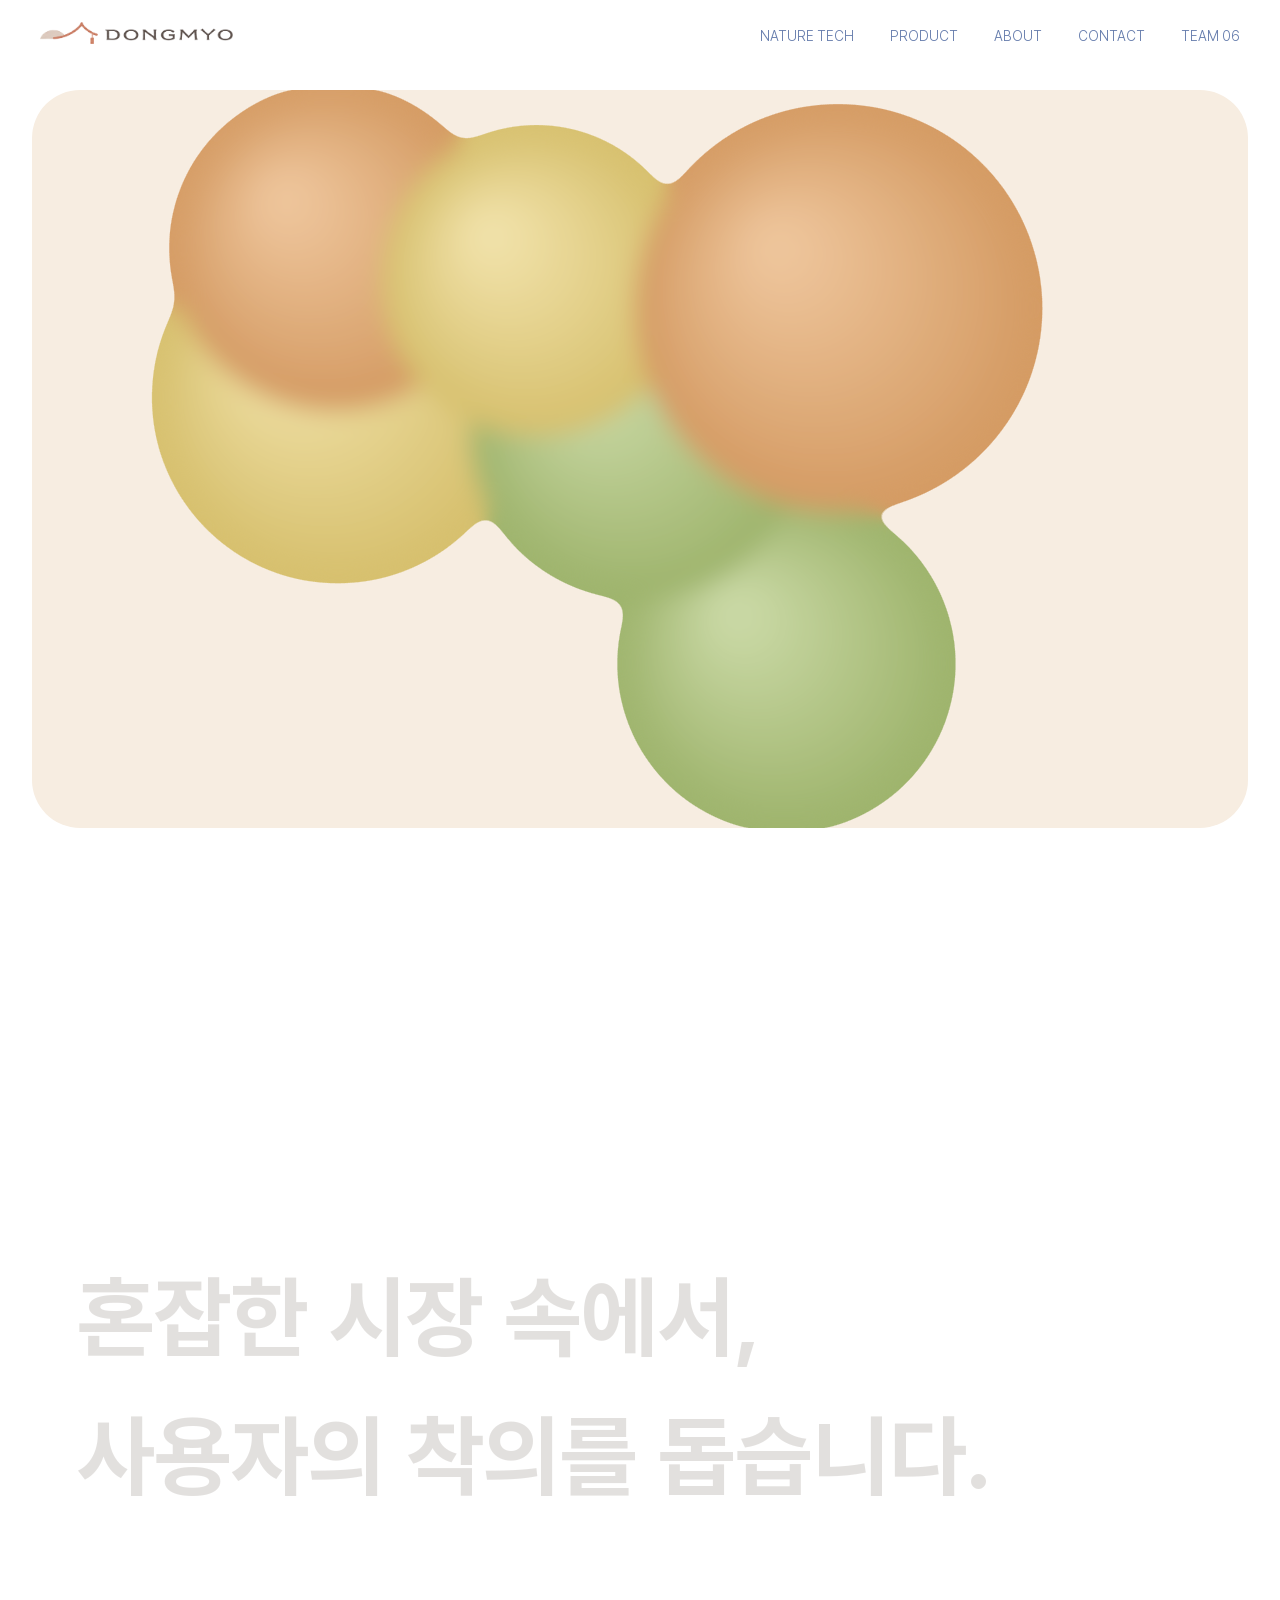
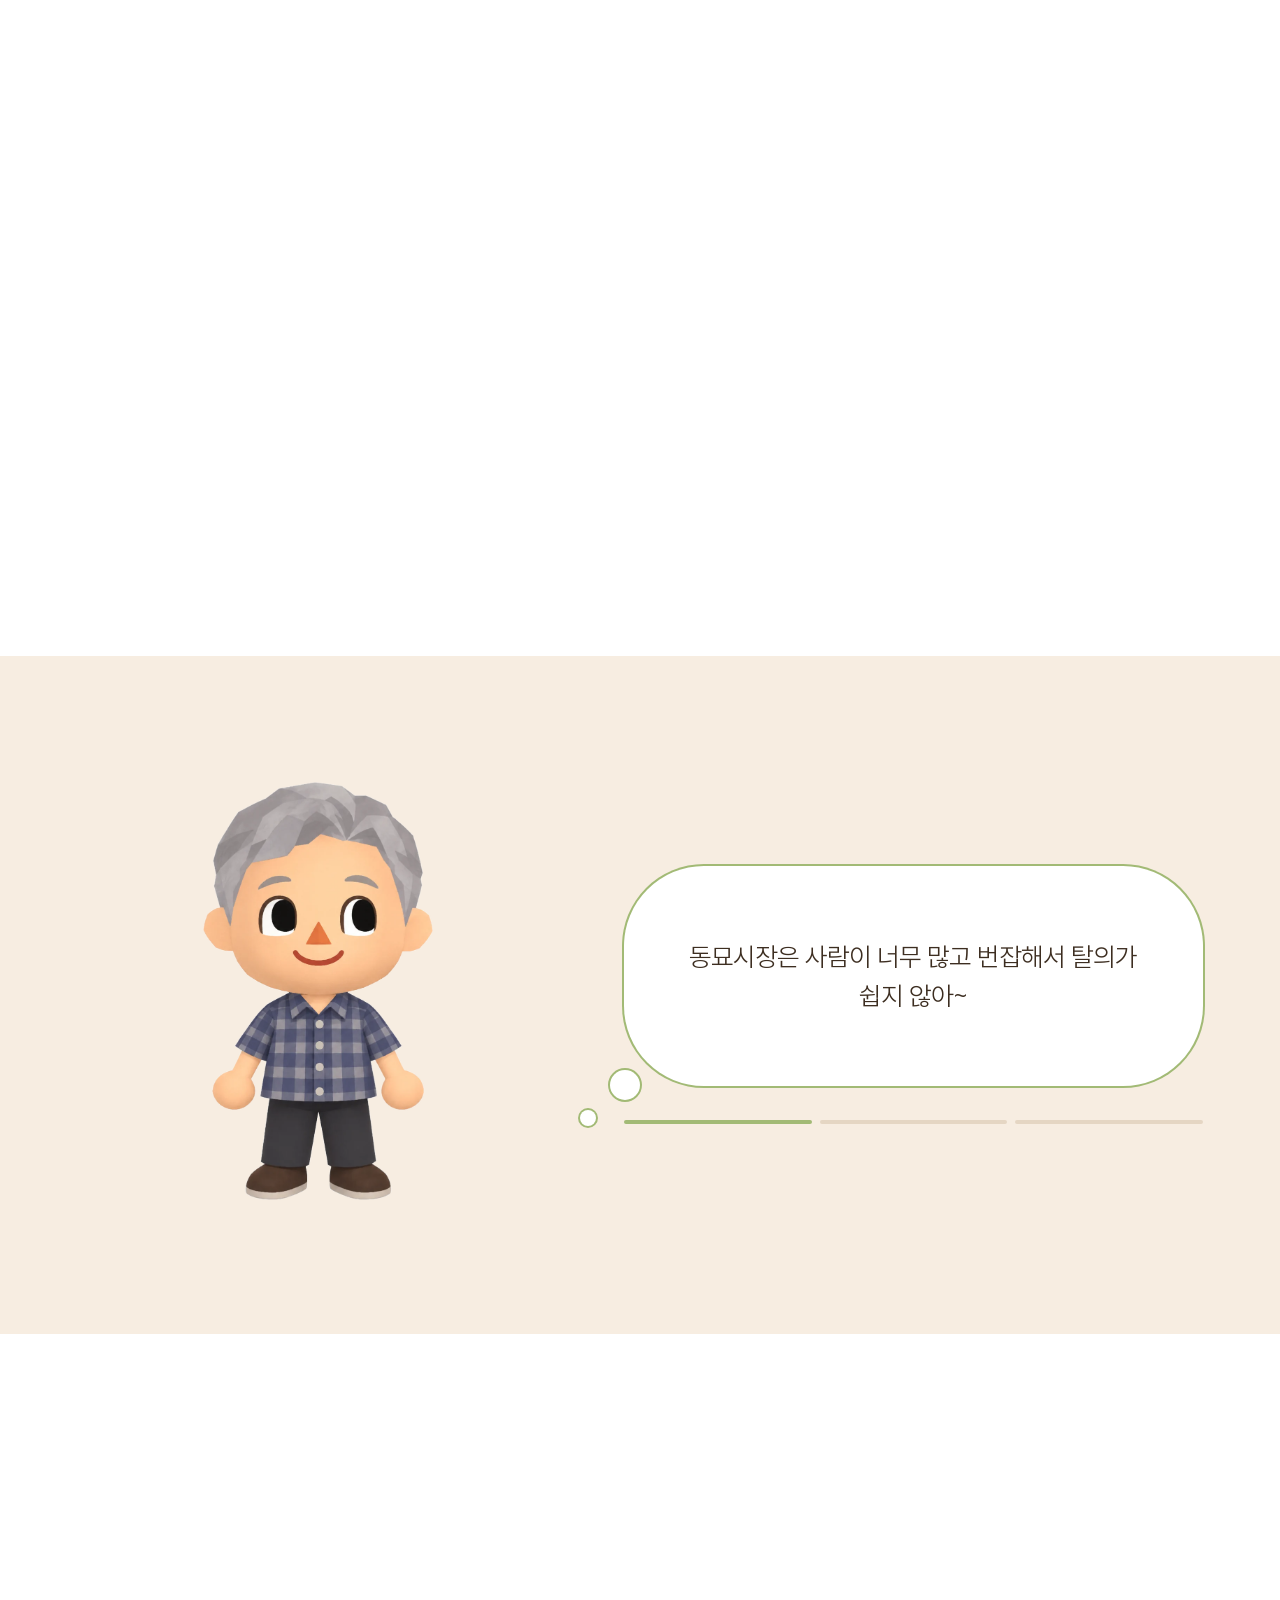
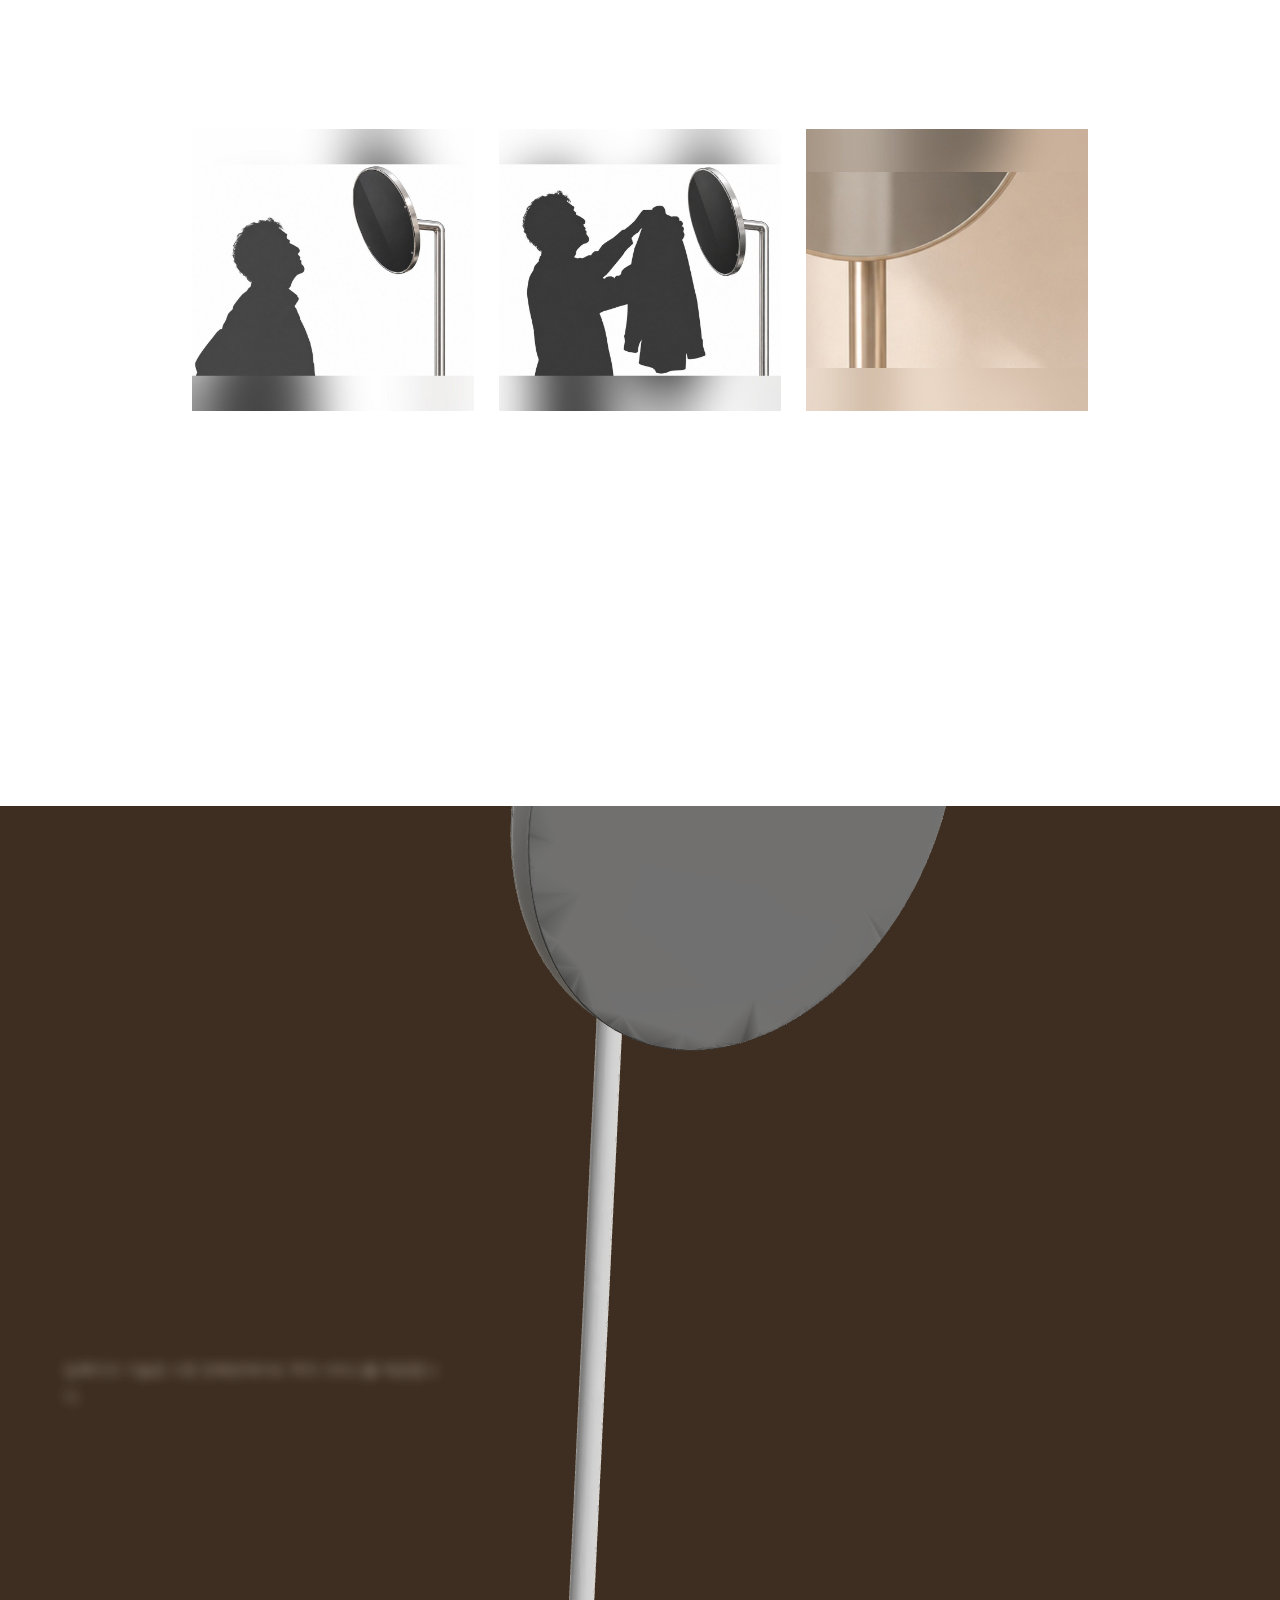
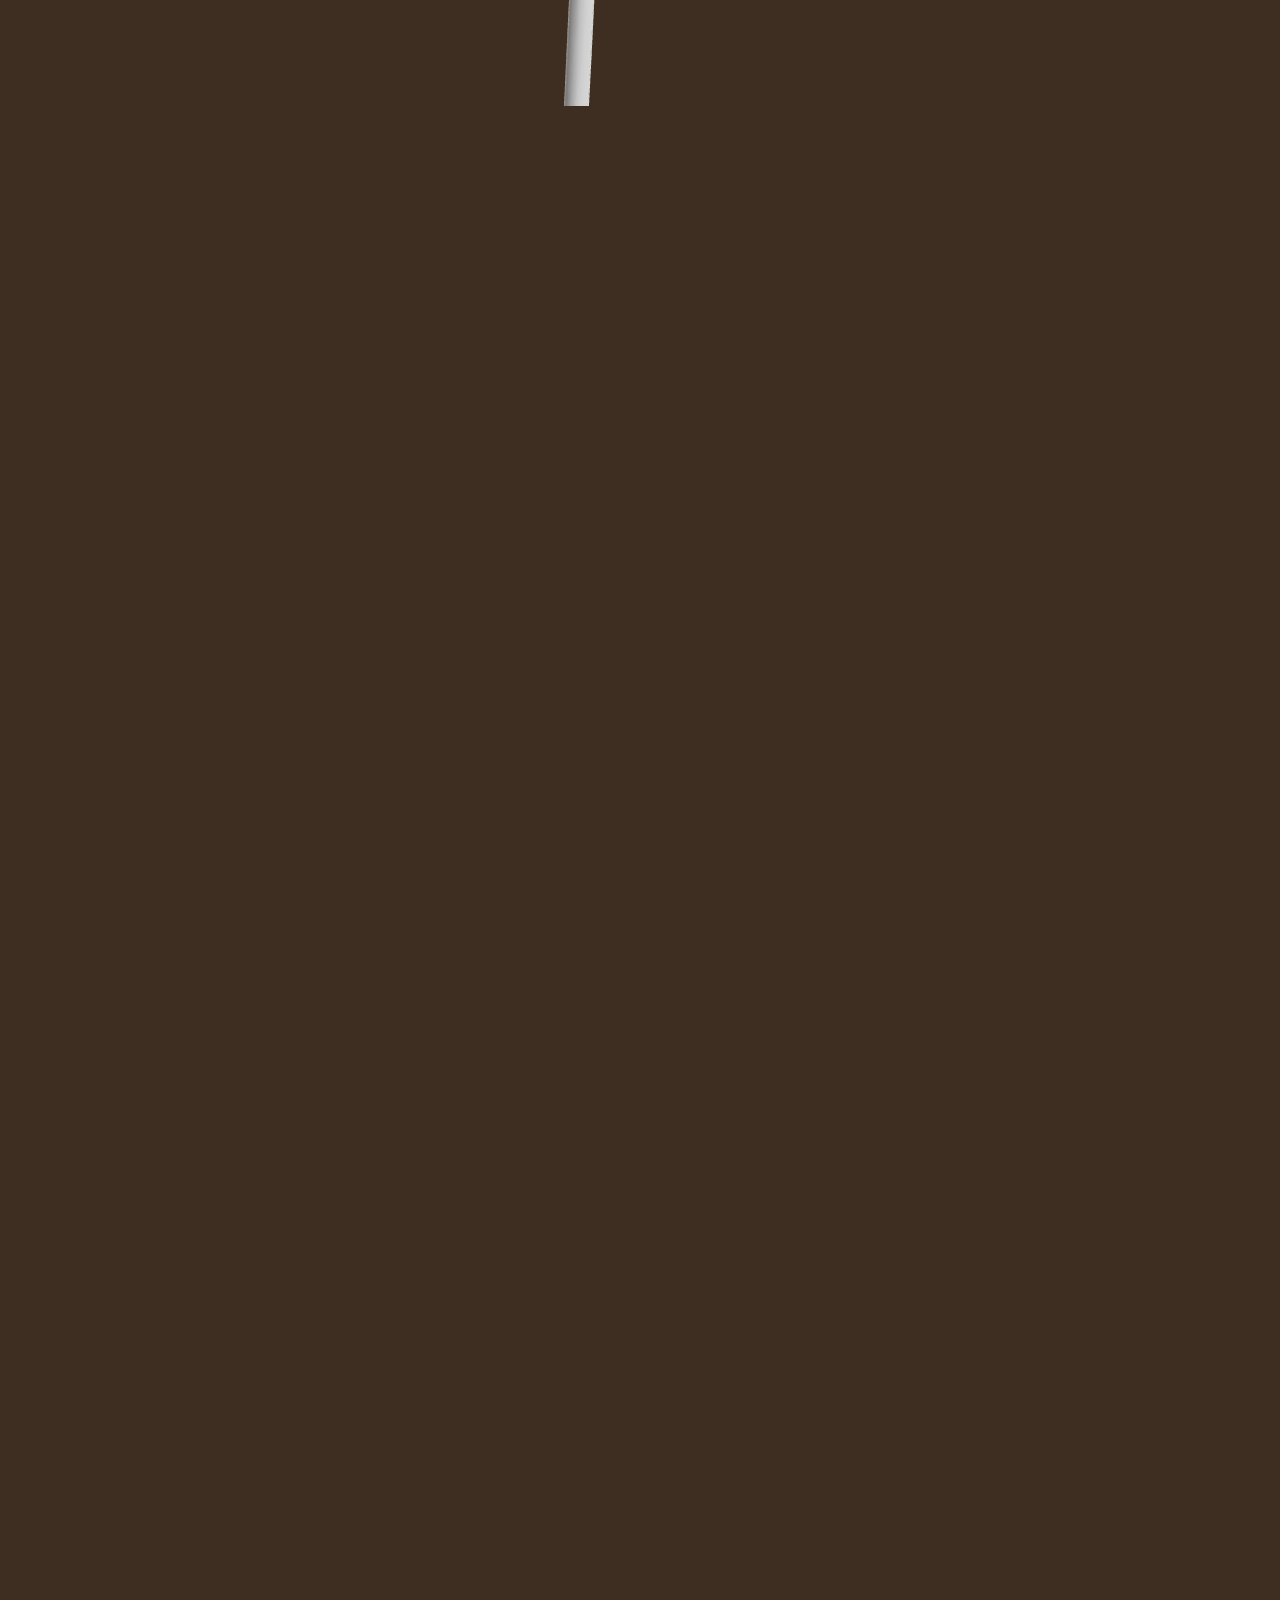
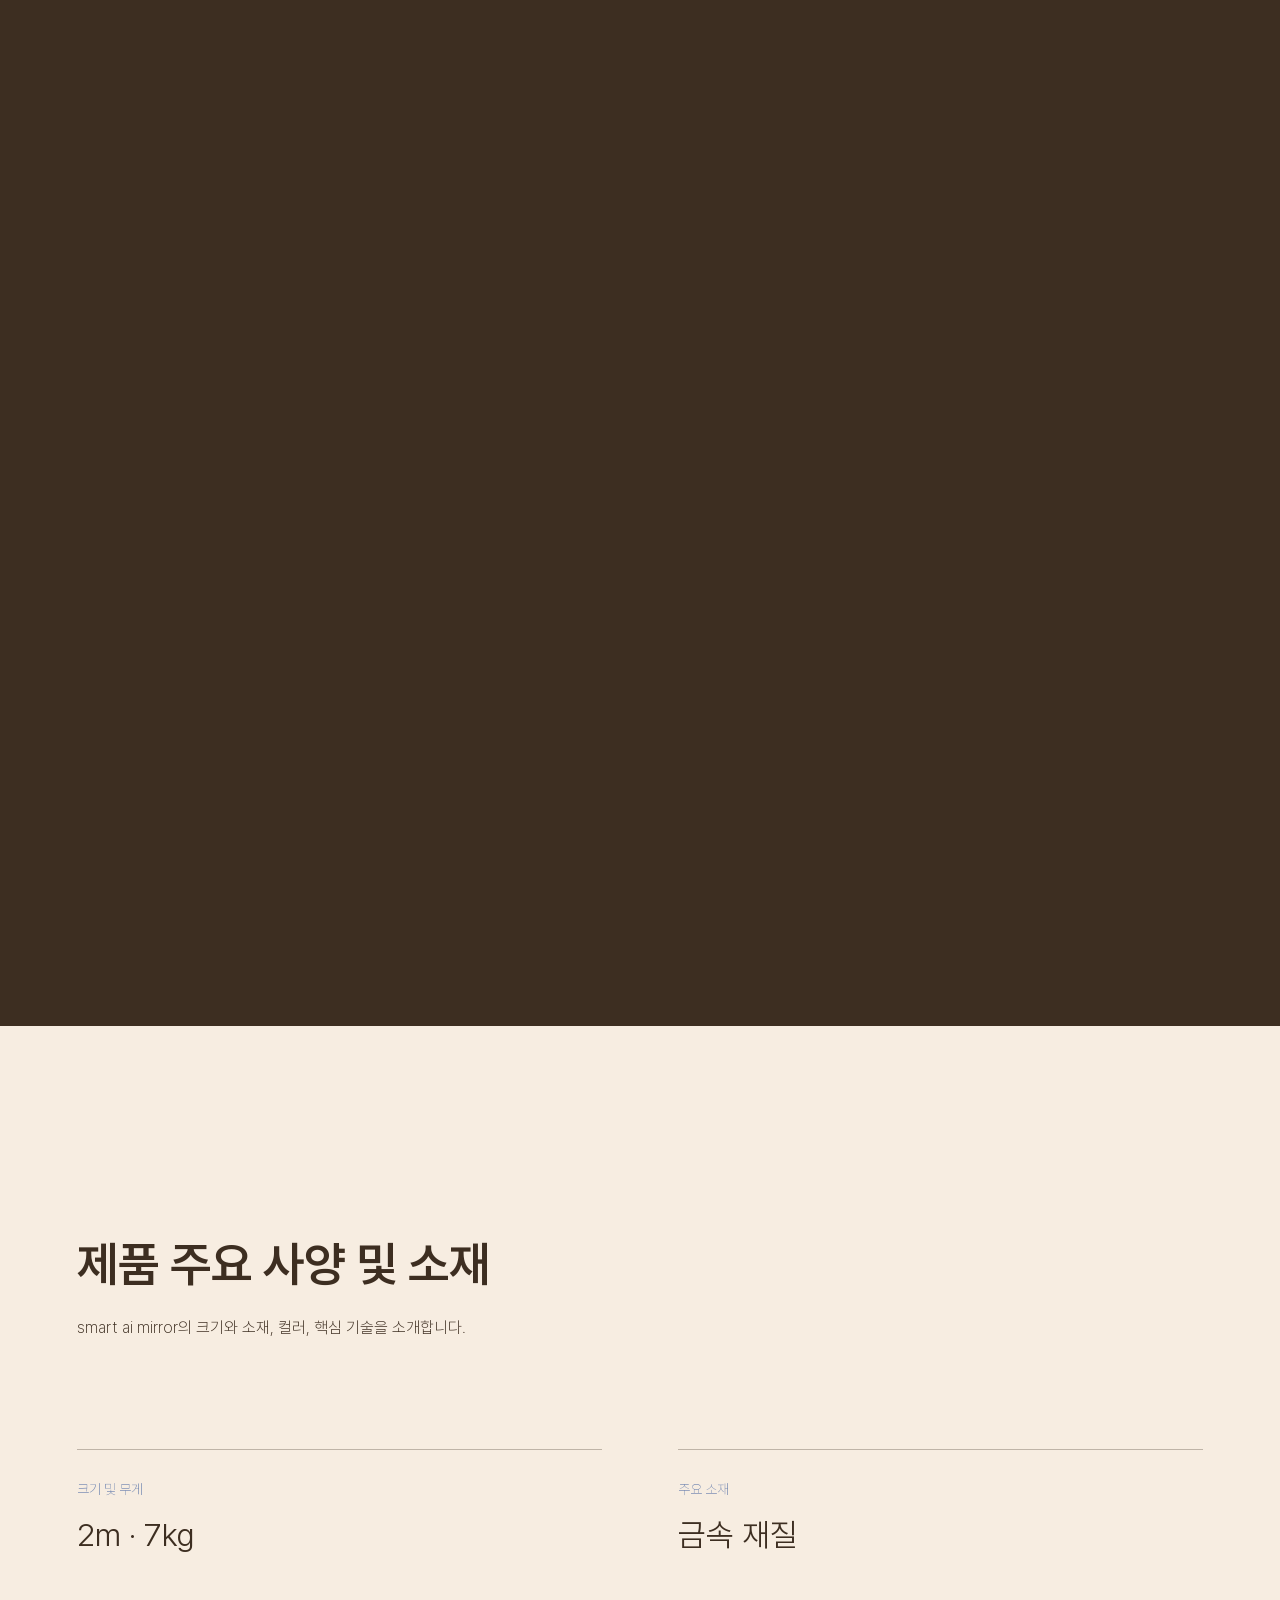
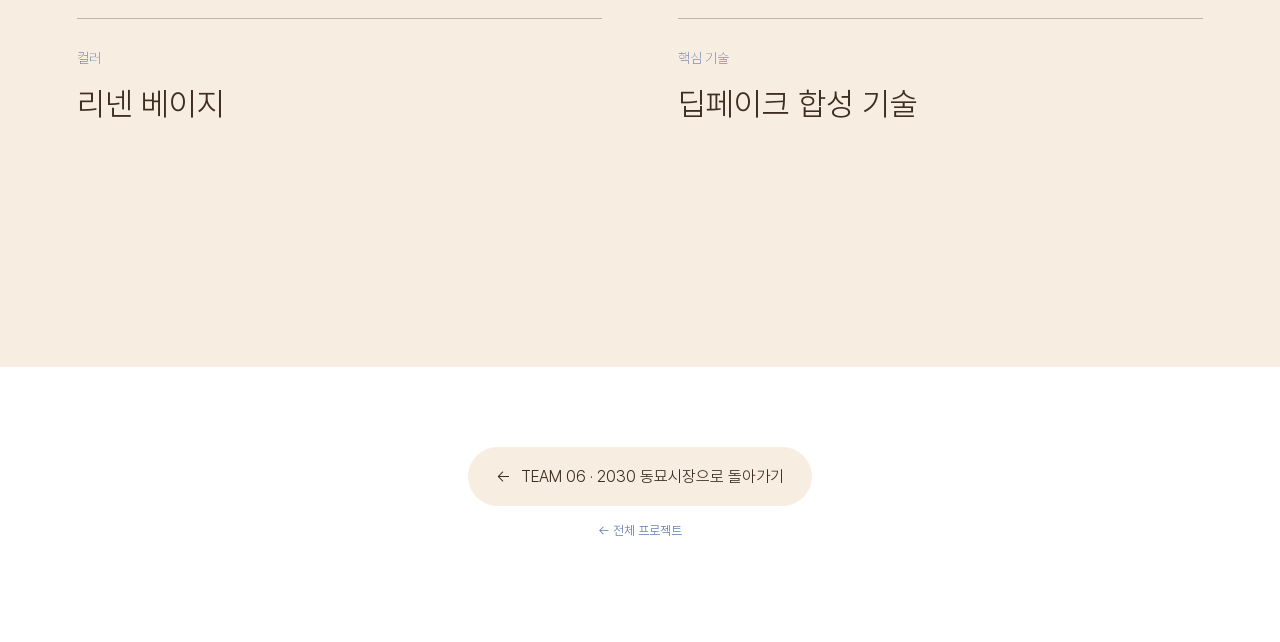
<file: index.html/PRODUCT01/index.html>
<!doctype html><html lang="ko"><head><meta charset="utf-8"><meta name="viewport" content="width=device-width,initial-scale=1">
<title>smart ai mirror — 동묘</title><link rel="stylesheet" href="style.css"></head><body>
<svg width="0" height="0" style="position:absolute"><filter id="goo"><feGaussianBlur in="SourceGraphic" stdDeviation="12"/><feColorMatrix values="1 0 0 0 0 0 1 0 0 0 0 0 1 0 0 0 0 0 26 -11"/></filter></svg>
<div id="intro"><img id="logo" src="assets/logo.png" alt="DONGMYO"><div id="pct">0%</div></div>
<header><a href="../index.html" class="brand" title="TEAM 06 조 소개 페이지로 이동" aria-label="TEAM 06 · 2030 동묘시장 조 소개 페이지"><img src="assets/logo.png" alt="DONGMYO"></a><nav><a href="#hero">NATURE TECH</a><a href="#features">PRODUCT</a><a href="#model">ABOUT</a><a href="#specs">CONTACT</a><a href="../index.html#products">TEAM 06</a></nav></header>
<main id="top">
<section id="hero"><div class="stage"><canvas id="balls"></canvas></div><p class="lead rv" data-hero>smart ai mirror은 사용자의 편의를 최우선으로 합니다</p><span class="hint rv" data-hero>Scroll to Explore</span></section>
<section id="statement"><h2 id="stm"><span class="ln">혼잡한 시장 속에서,</span><span class="ln">사용자의 착의를 돕습니다.</span></h2></section>
<section id="persona"><div class="pwrap"><div class="char"><img id="char" src="assets/character.webp" alt=""></div>
<div class="bubble-col"><div class="bubble rv" id="bubble"><p id="btxt"></p><u></u><u></u></div><div class="bar rv" id="bar"><i></i><i></i><i></i></div></div></div></section>
<section id="features"><div class="cards">
<article class="card"><img src="assets/use1_sq.jpg" alt=""><div class="cap"><h3>사용자 자동 인식 및 실행</h3><p>거울 앞에 서면 별도의 조작 없이 사용자를 인식하고 시스템이 실행됩니다.</p></div></article>
<article class="card"><img src="assets/use2_sq.jpg" alt=""><div class="cap"><h3>의류 인식 및 체형 분석</h3><p>입고 싶은 옷을 렌즈에 비추면 AI가 의류의 형태와 특징을 분석하고, 체형을 스캔해 착의 데이터를 추출합니다.</p></div></article>
<article class="card"><img src="assets/detail2_sq.jpg" alt=""><div class="cap"><h3>AI 가상 착의 시뮬레이션</h3><p>의류 데이터와 체형 정보를 결합해 딥페이크 기반 AI로 옷을 합성합니다. 갈아입지 않아도 착용 모습을 실시간으로 확인합니다.</p></div></article>
</div></section>
<section id="model"><div class="sticky"><canvas id="gl"></canvas>
<div class="mtxt"><h2>smart ai mirror</h2><p class="m1">입지 않아도, 입은 모습을 거울이 보여줍니다</p><p class="m2">딥페이크 기술로 시장 한복판에서도 착의 서비스를 제공합니다.</p></div>
<div class="det"><img src="assets/detail1_sq.jpg" alt=""><img src="assets/detail2_sq.jpg" alt=""></div>
</div></section>
<section id="specs"><h2 class="rv">제품 주요 사양 및 소재</h2><p class="sd rv">smart ai mirror의 크기와 소재, 컬러, 핵심 기술을 소개합니다.</p><dl><div><dt>크기 및 무게</dt><dd>2m · 7kg</dd></div><div><dt>주요 소재</dt><dd>금속 재질</dd></div><div><dt>컬러</dt><dd>리넨 베이지</dd></div><div><dt>핵심 기술</dt><dd>딥페이크 합성 기술</dd></div></dl></section>
<section id="team-back"><a href="../index.html#products"><span>←</span> TEAM 06 · 2030 동묘시장으로 돌아가기</a><a class="home" href="../../index.html">← 전체 프로젝트</a></section>
</main><script src="assets/mirror.glb.js"></script><script src="js/app.js"></script></body></html>
</file>
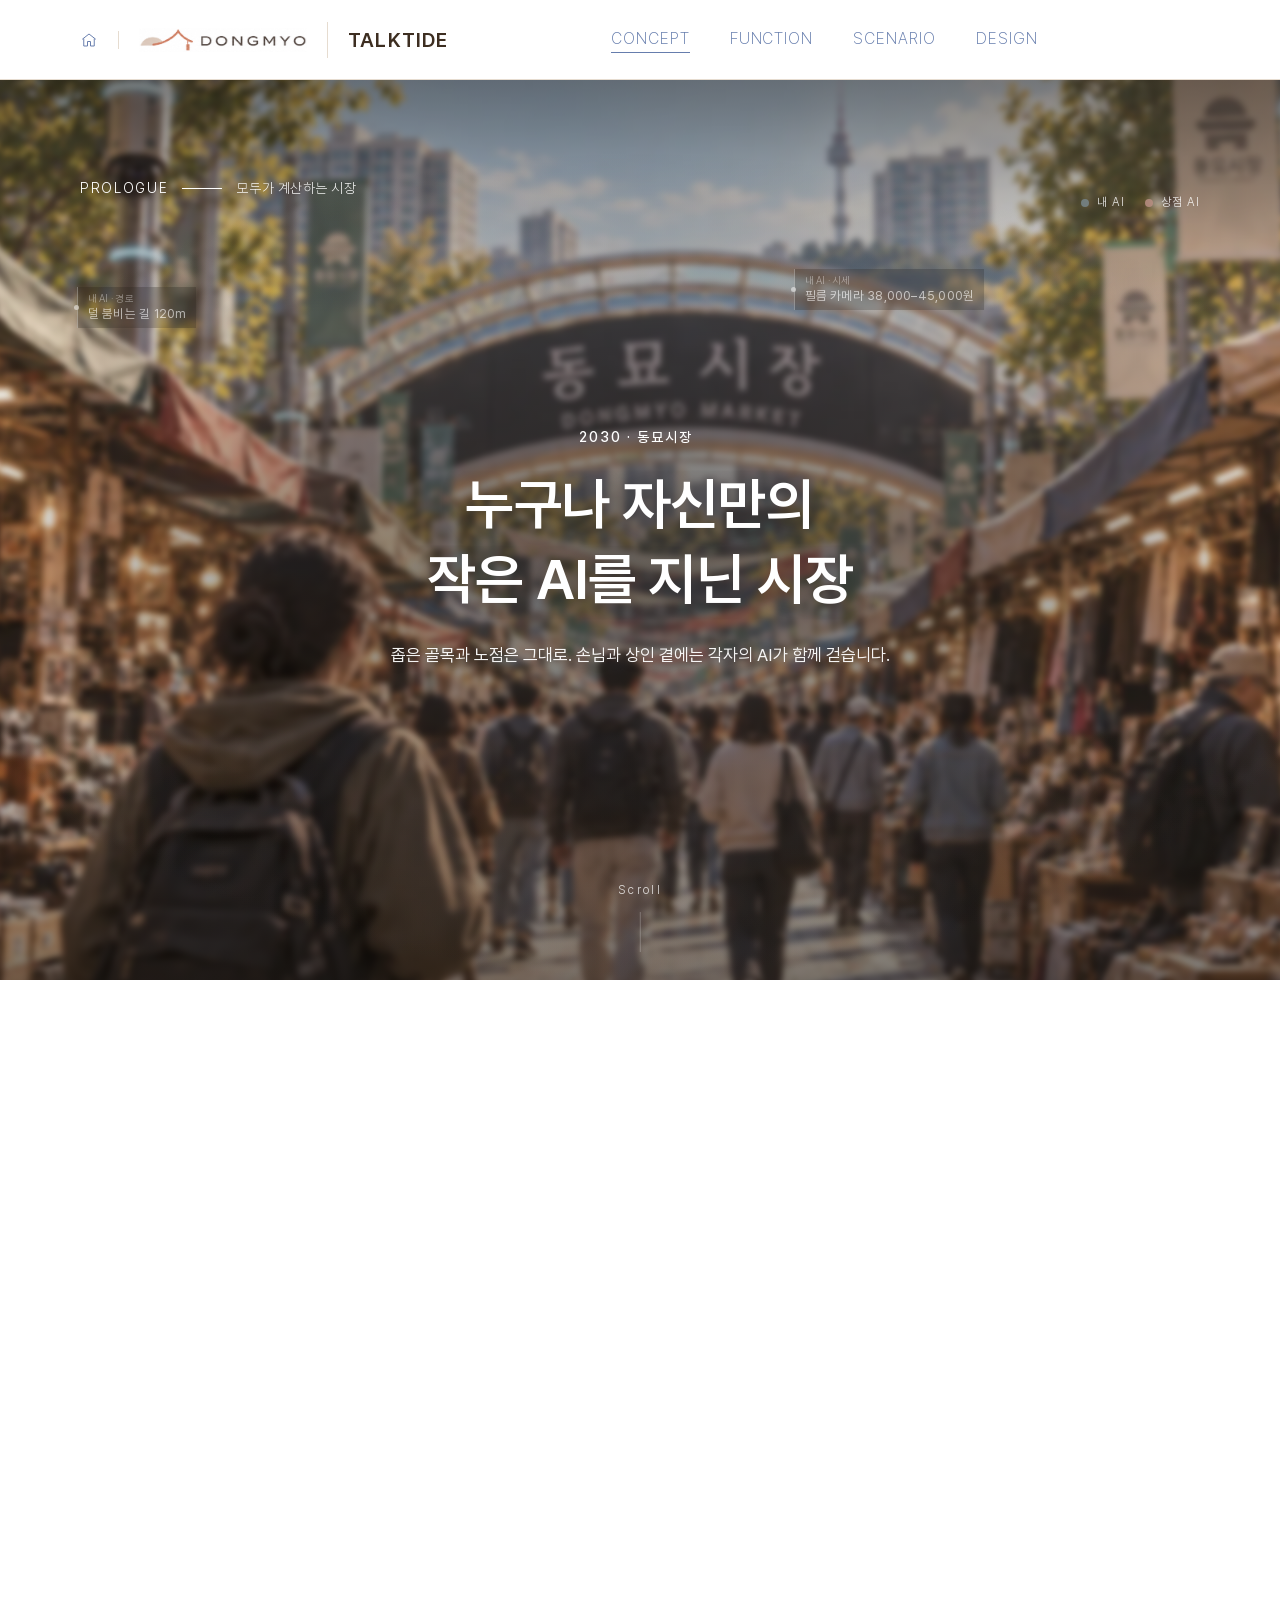
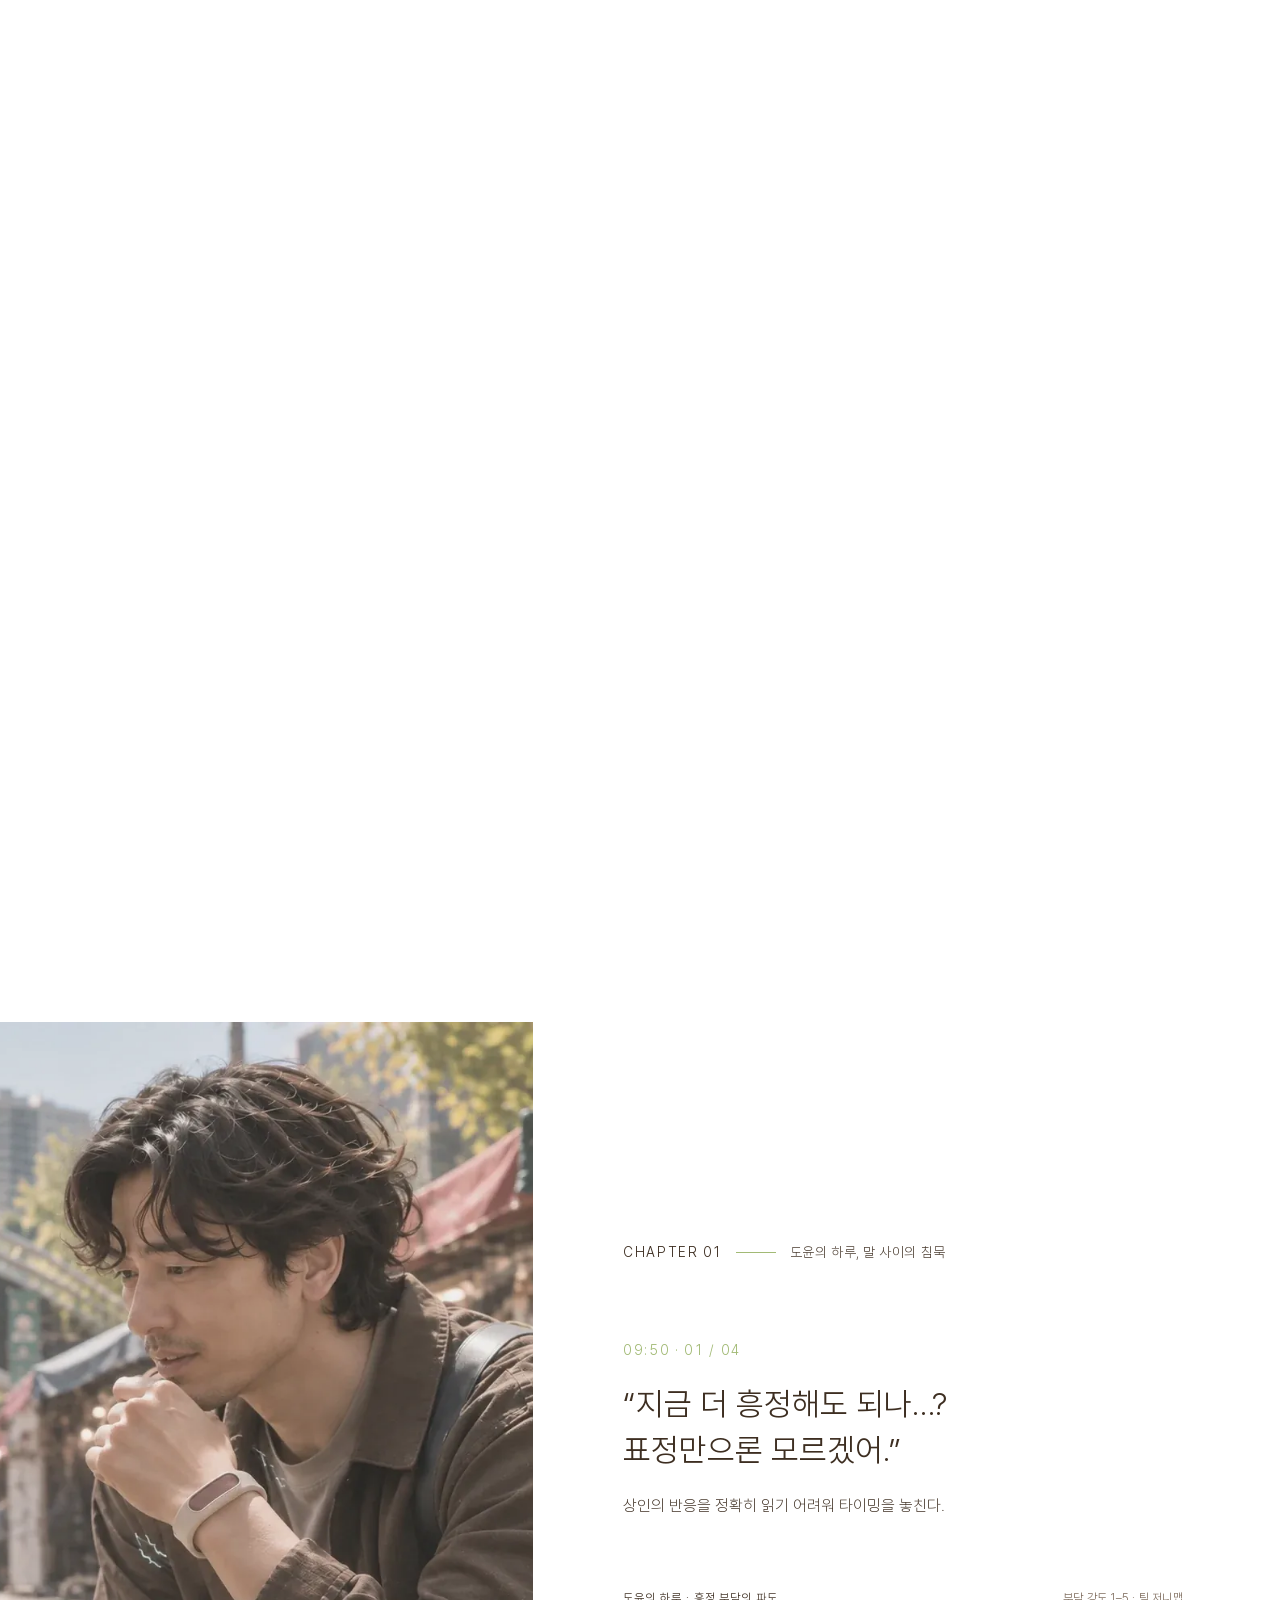
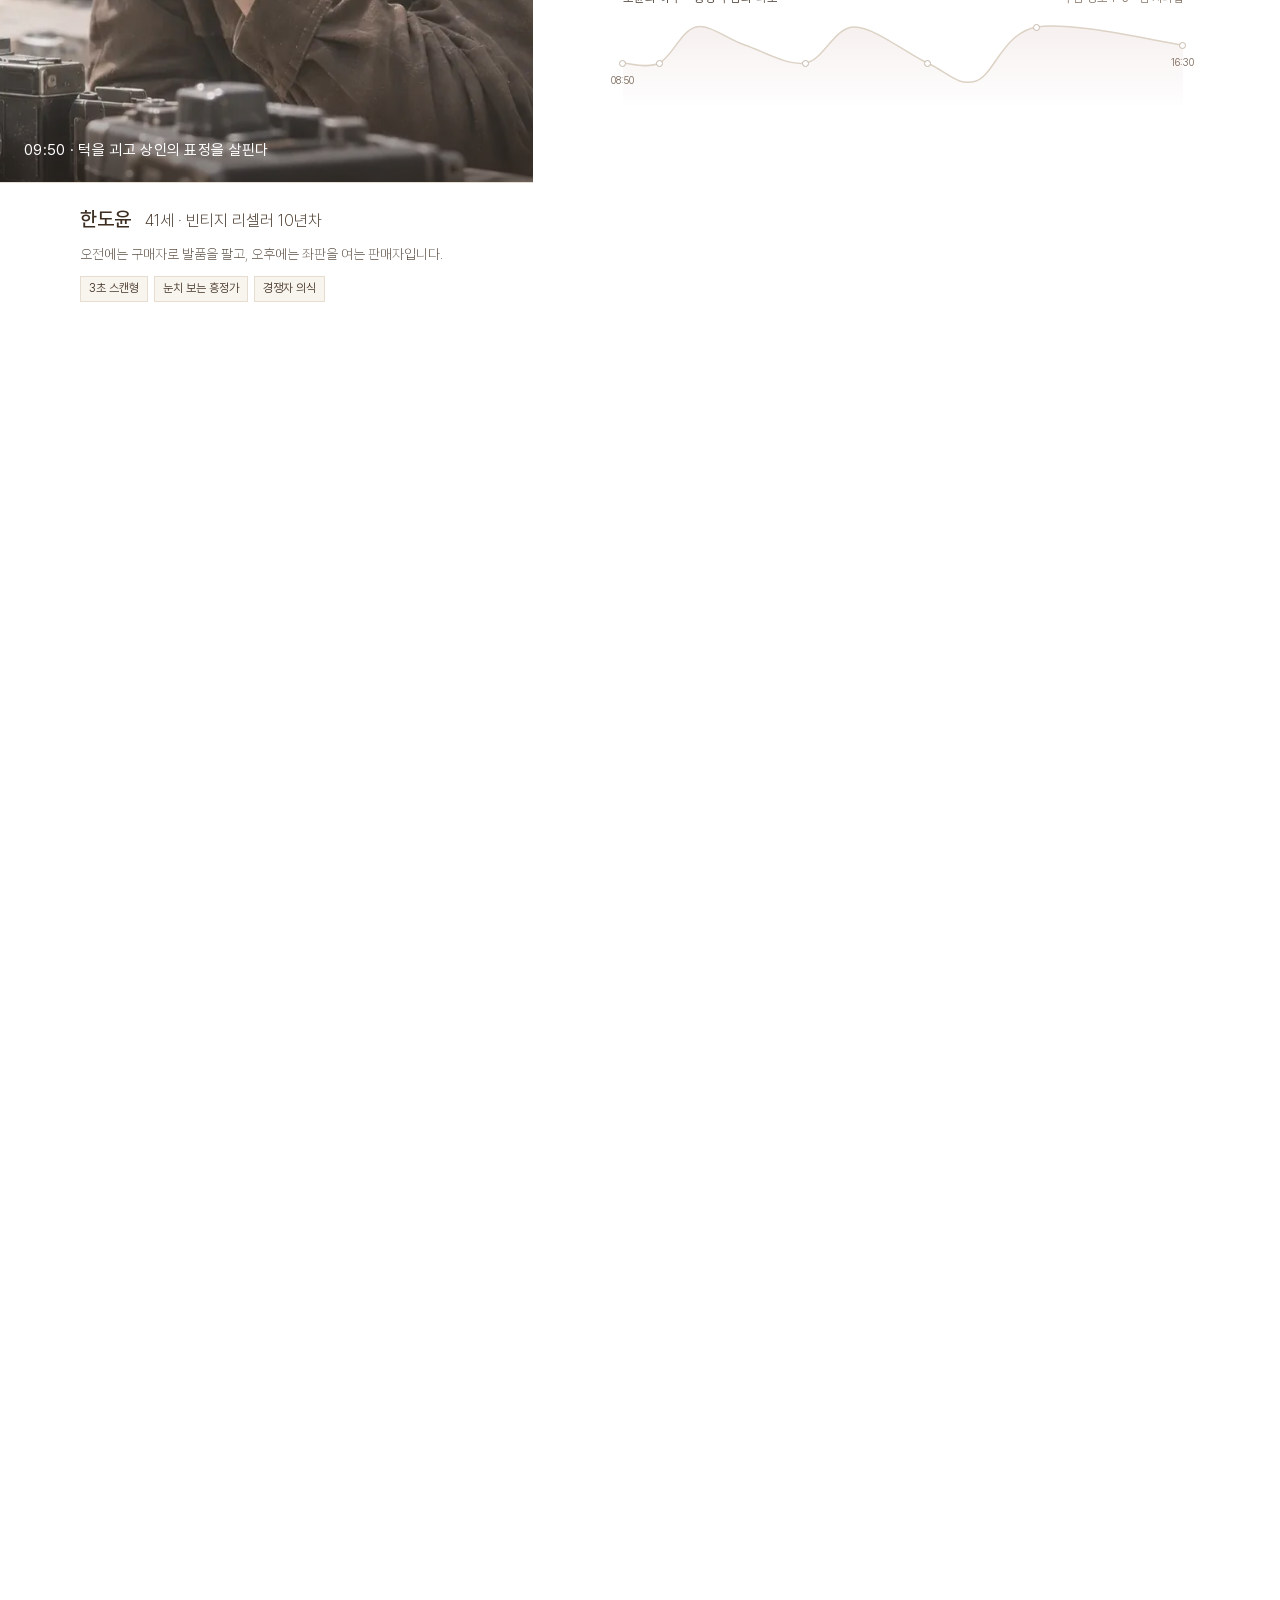
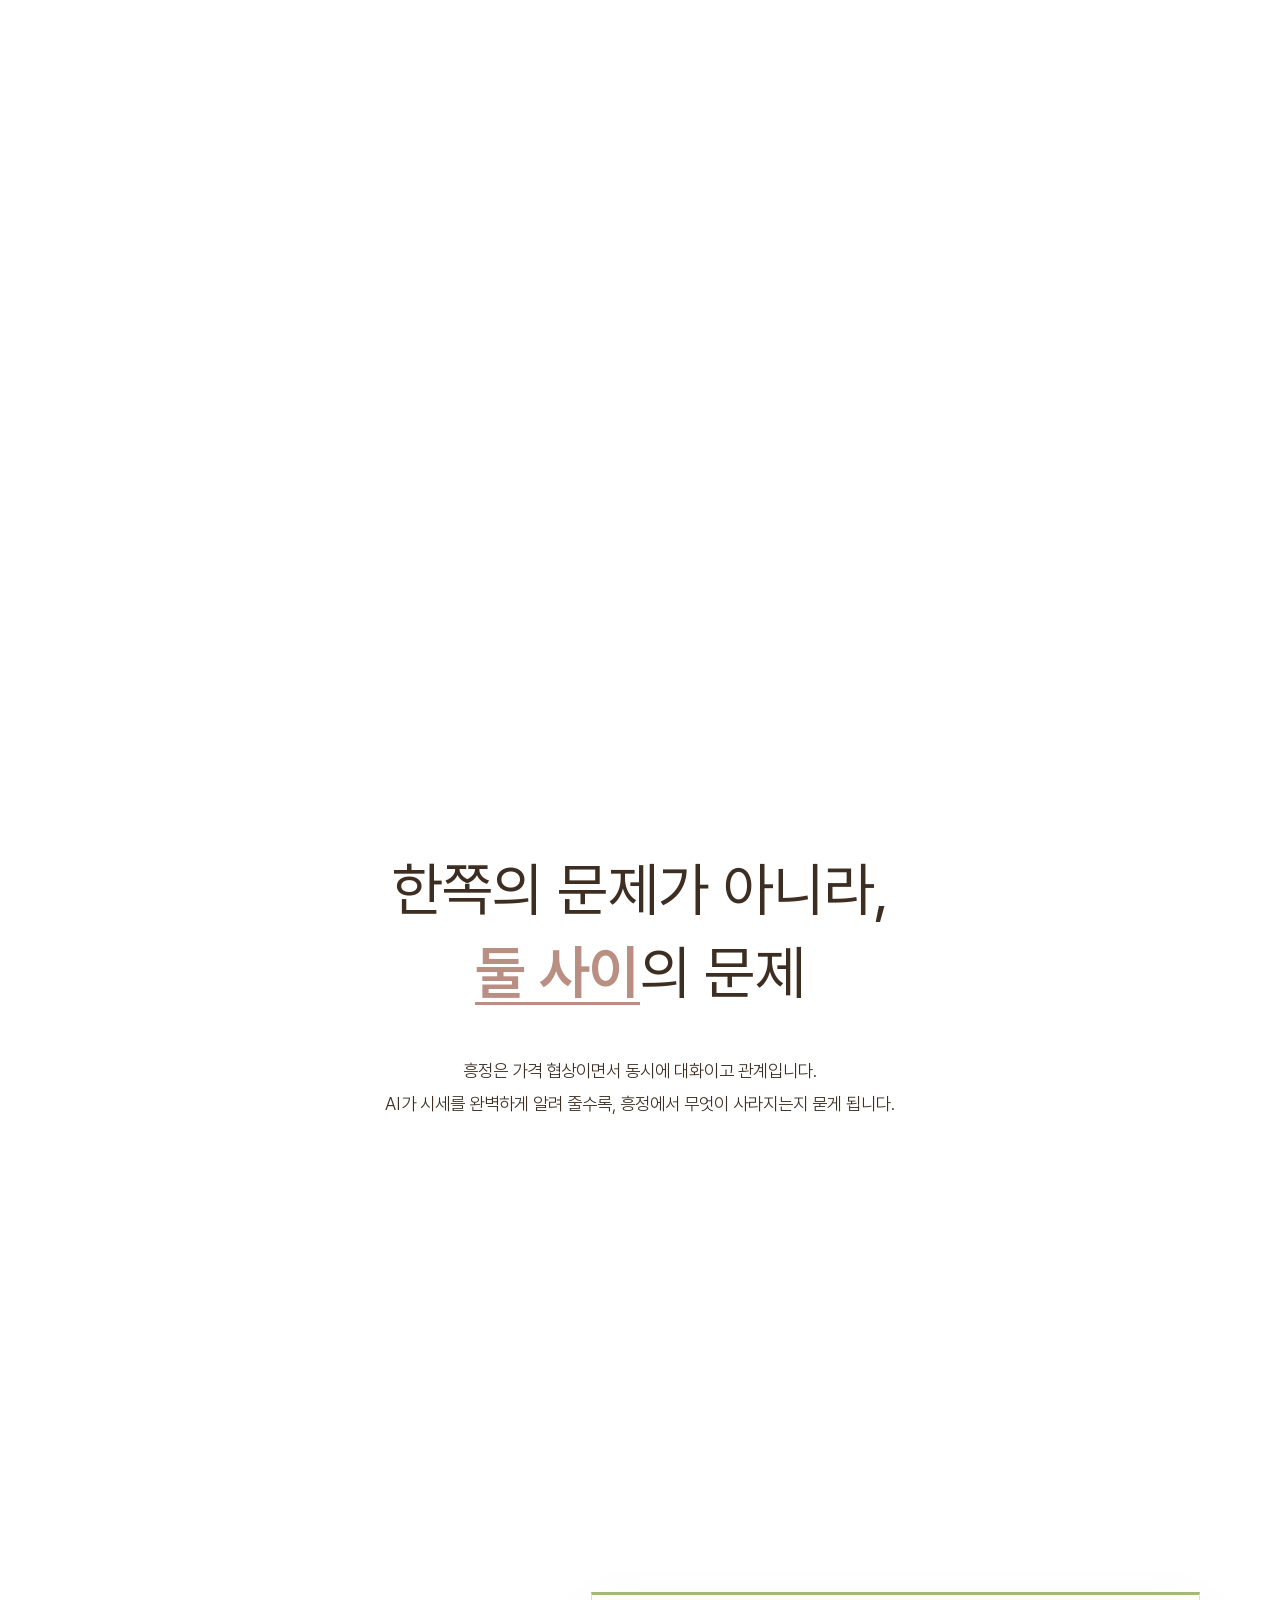
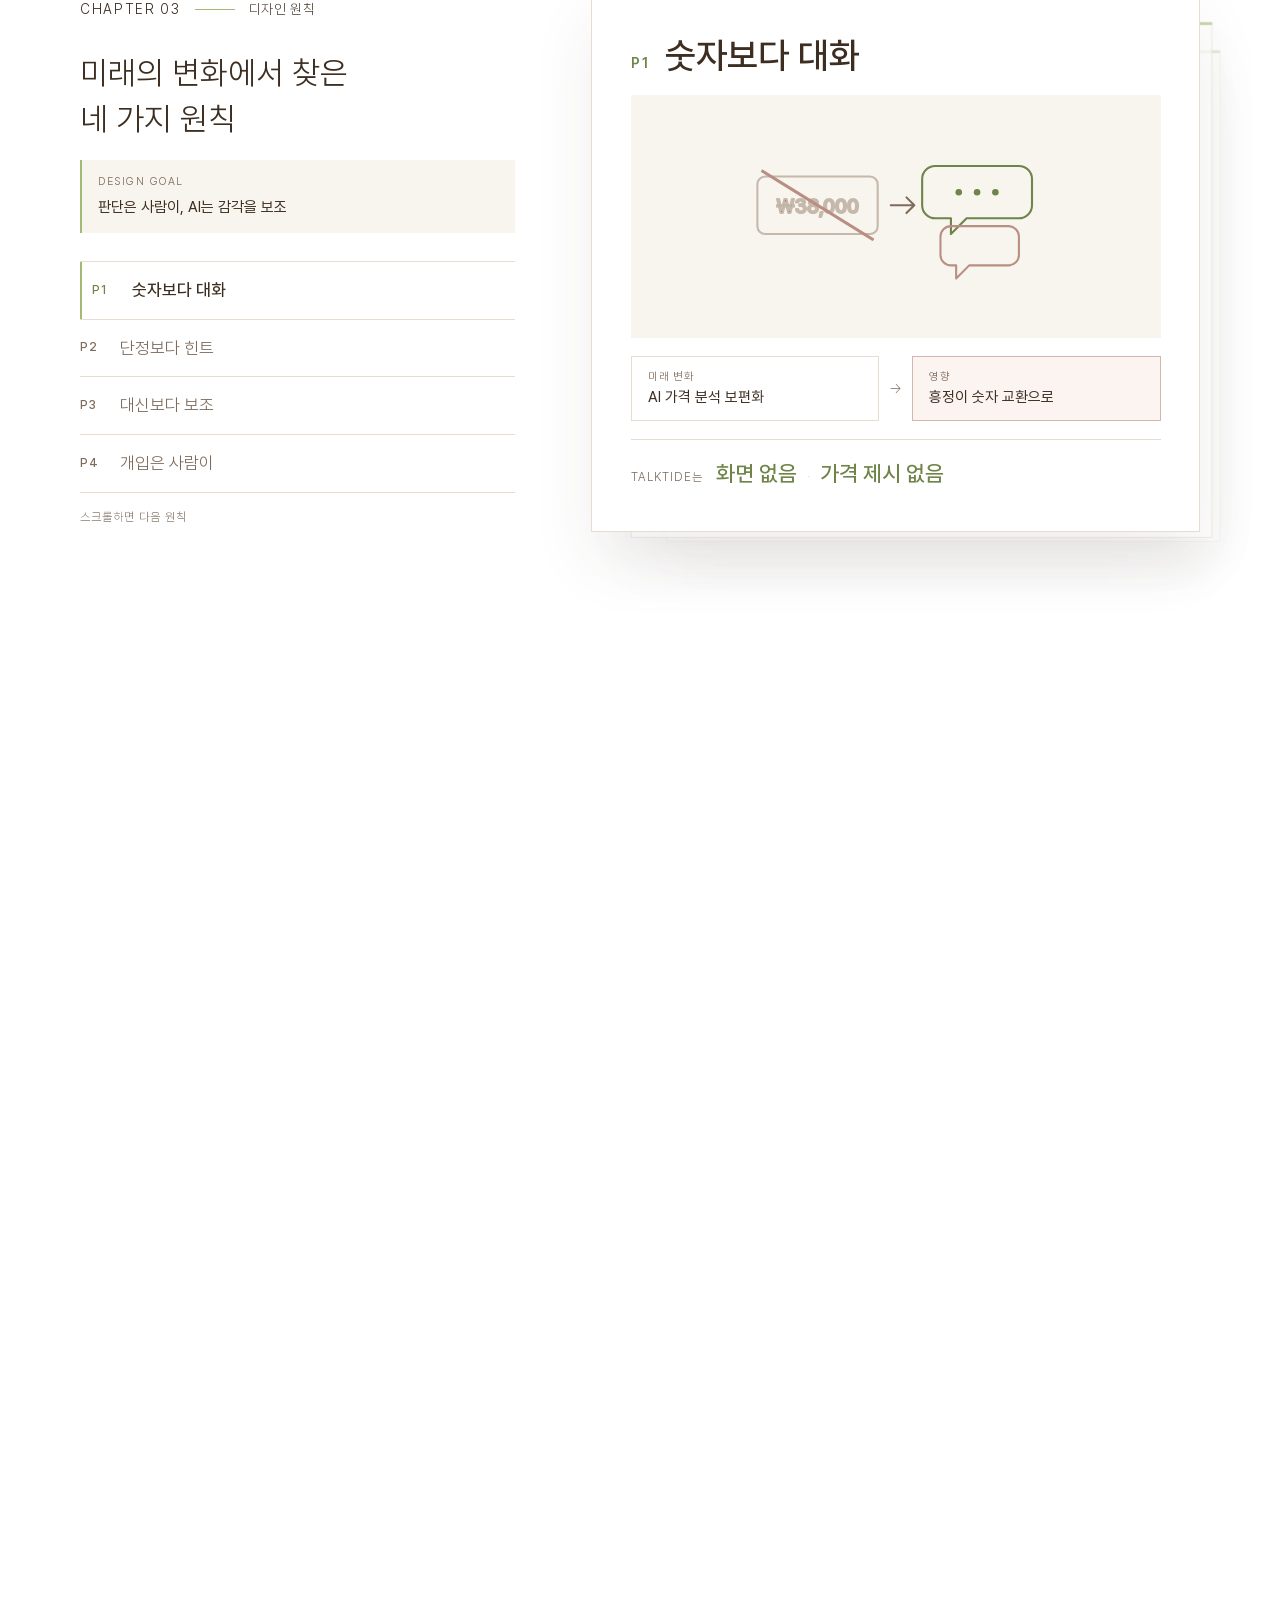
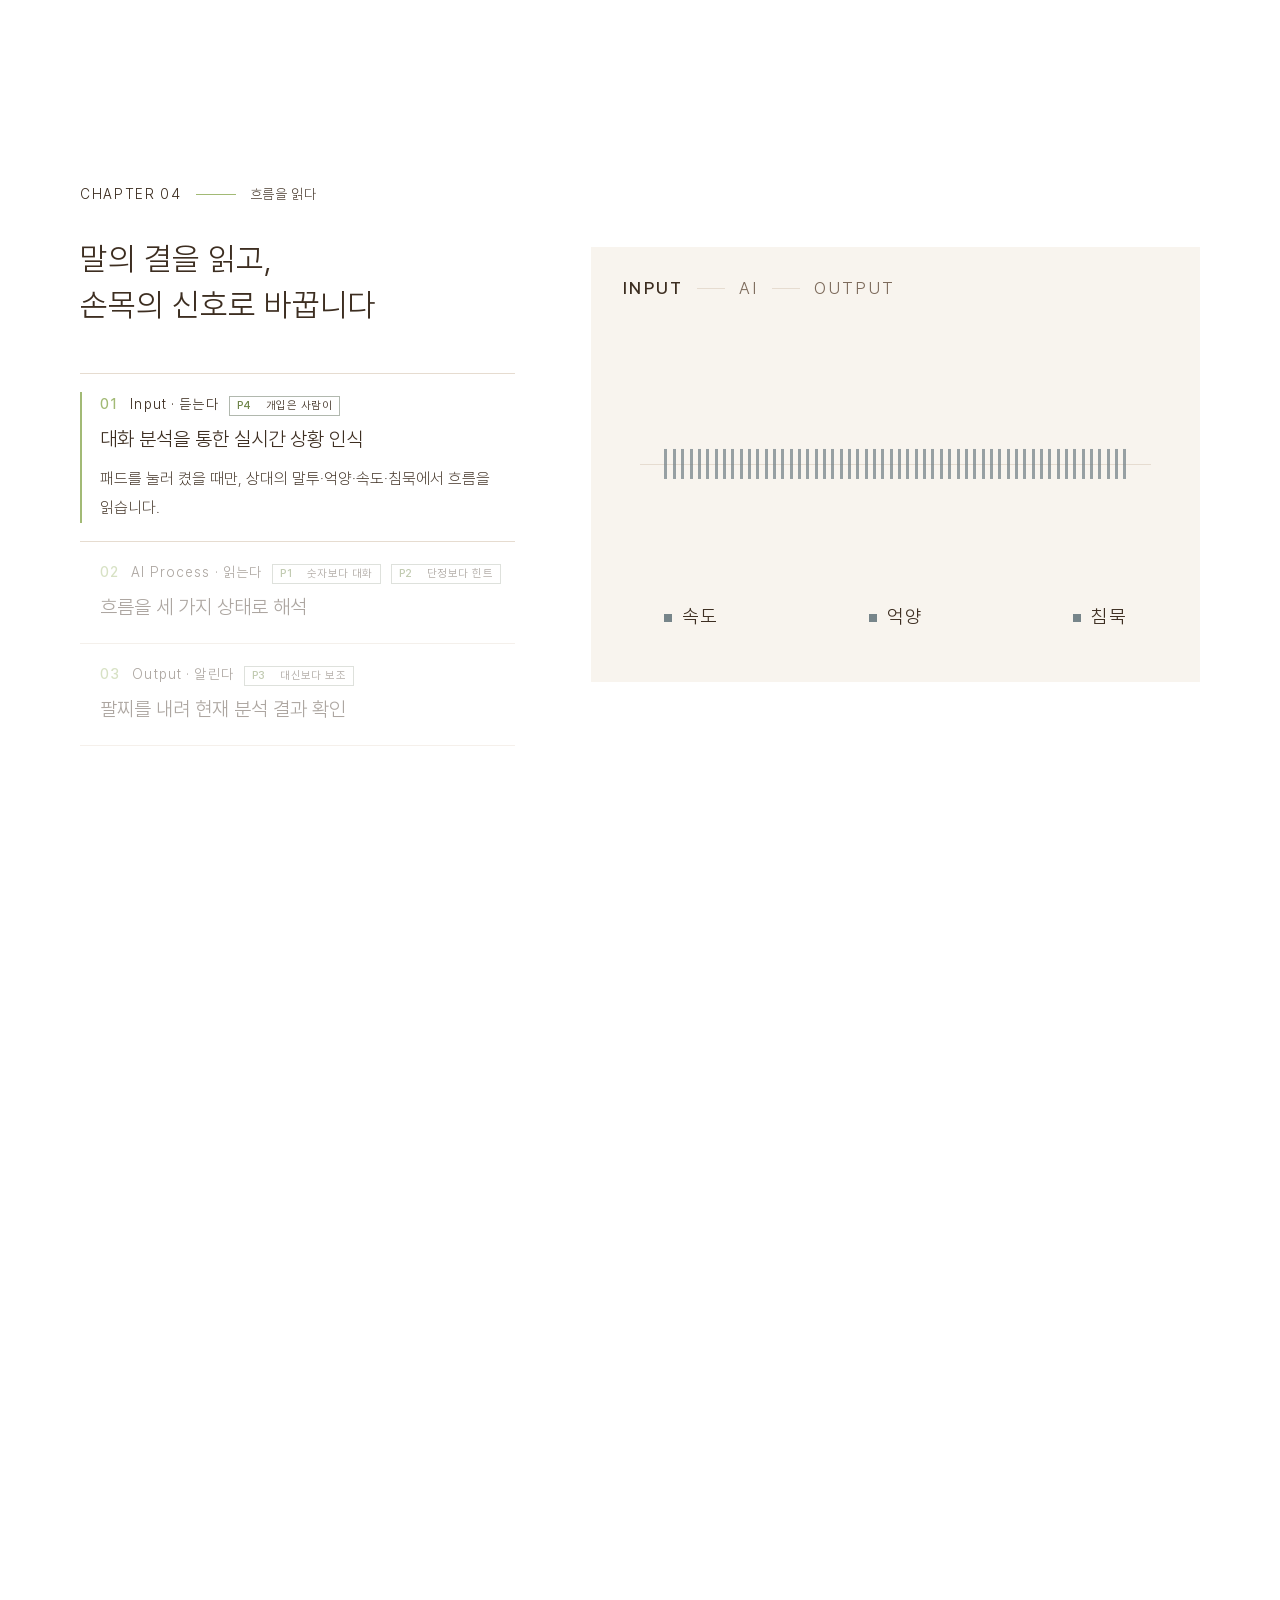
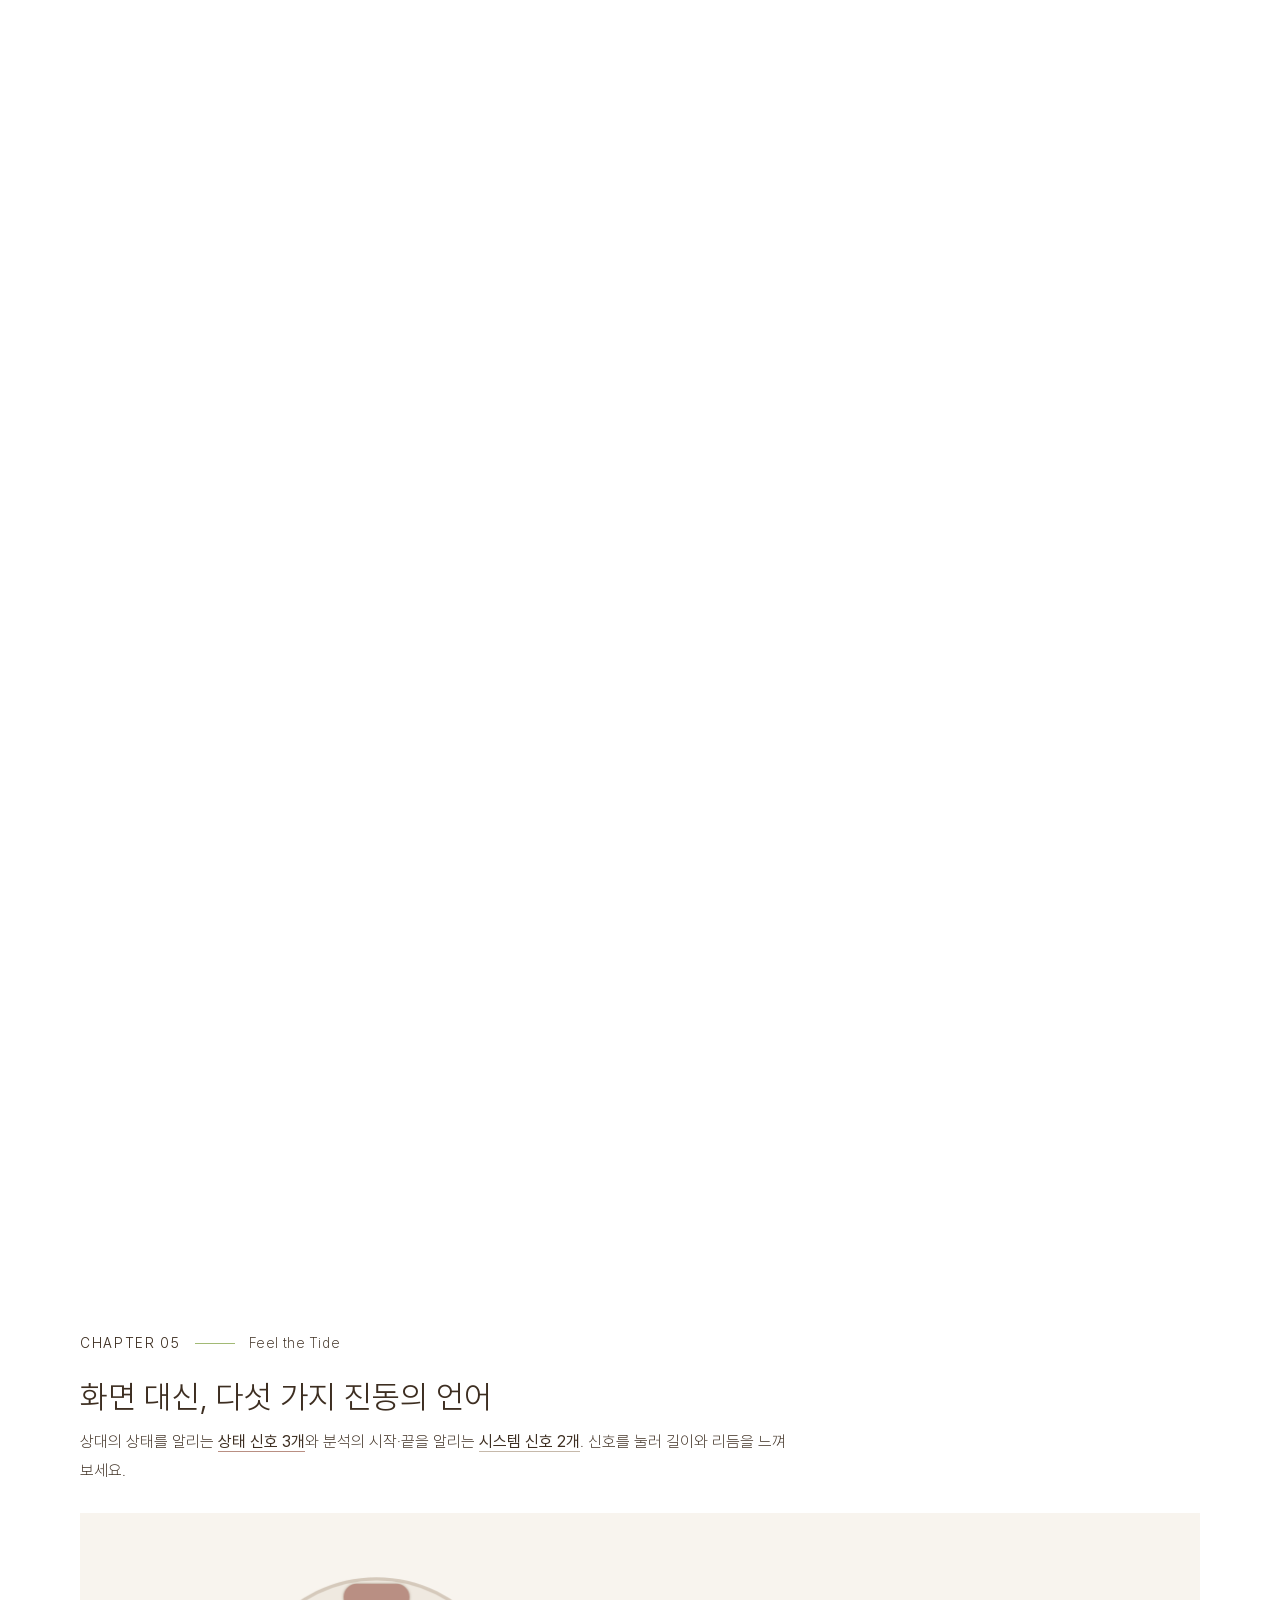
<file: index.html/PRODUCT02/index.html>
<!DOCTYPE html>
<html lang="ko" data-product="2">
<head>
<meta charset="UTF-8">
<meta name="viewport" content="width=device-width, initial-scale=1.0">
<script src="../assets/fonts/pretendard-offline.js"></script>
<title>PRODUCT 2 · TALKTIDE</title>
<style>

/* 글꼴: ① 컴퓨터에 설치된 Pretendard → ② 조 폴더의 assets/fonts/ 파일 (인터넷 없이 동작) */
@font-face{font-family:'PretendardLocal';font-weight:100;font-display:swap;src:local('Pretendard Thin'),local('Pretendard-Thin'),url('../assets/fonts/Pretendard-Thin.woff2') format('woff2');}
@font-face{font-family:'PretendardLocal';font-weight:200;font-display:swap;src:local('Pretendard ExtraLight'),local('Pretendard-ExtraLight'),url('../assets/fonts/Pretendard-ExtraLight.woff2') format('woff2');}
@font-face{font-family:'PretendardLocal';font-weight:300;font-display:swap;src:local('Pretendard Light'),local('Pretendard-Light'),url('../assets/fonts/Pretendard-Light.woff2') format('woff2');}
@font-face{font-family:'PretendardLocal';font-weight:400;font-display:swap;src:local('Pretendard Regular'),local('Pretendard-Regular'),url('../assets/fonts/Pretendard-Regular.woff2') format('woff2');}
@font-face{font-family:'PretendardLocal';font-weight:500;font-display:swap;src:local('Pretendard Medium'),local('Pretendard-Medium'),url('../assets/fonts/Pretendard-Medium.woff2') format('woff2');}
@font-face{font-family:'PretendardLocal';font-weight:600;font-display:swap;src:local('Pretendard SemiBold'),local('Pretendard-SemiBold'),url('../assets/fonts/Pretendard-SemiBold.woff2') format('woff2');}
:root{
  --bg:#FFFFFF;          /* 전체 배경: 화이트 */
  --section-bg:#F7EDE1;  /* 서브 컬러(구분용) */
  --text:#3D2E21;        /* 텍스트 */
  --accent:#A2BA75;      /* 포인트 */
  --nav:#667DAD;         /* 내비게이션 폰트 */
  --sub:#7D6B5C; --line:#E6DCD0; --img:#F0E8DF;

  --container:1440px; --margin:80px; --gutter:24px;
  --section:96px; --title-gap:48px;
  --ease:cubic-bezier(.22,.61,.36,1); --fast:.3s; --slow:.8s;
  --header:80px;
}
@media (max-width:768px){
  :root{--margin:20px;--gutter:16px;--section:56px;--title-gap:32px;--header:56px}
}

/* =========================================================
   BASE + TYPOGRAPHY
   타이틀 48 SemiBold / 서브 타이틀 32 Light / 설명1 16 ExtraLight / 설명2 14 Thin
   ========================================================= */
*{box-sizing:border-box;margin:0;padding:0}
html{scroll-behavior:smooth}
body{
  font-family:"PretendardLocal","PretendardEmbed","Pretendard","Pretendard Variable",-apple-system,BlinkMacSystemFont,sans-serif;
  font-weight:100;font-size:14px;line-height:1.8;color:var(--text);background:var(--bg);
  padding-top:var(--header);-webkit-font-smoothing:antialiased;
}
a{color:inherit;text-decoration:none}
button{font:inherit;color:inherit}
.h1{font-size:48px;font-weight:600;line-height:1.3;letter-spacing:-0.01em}
.h2{font-size:32px;font-weight:300;line-height:1.45}
.h3{font-size:16px;font-weight:200;line-height:1.5}
.body{font-size:14px;font-weight:100}
.sub{color:var(--sub)}
.eyebrow{font-size:14px;font-weight:100;letter-spacing:.1em;text-transform:uppercase;color:var(--sub)}
@media (max-width:768px){.h1{font-size:32px}.h2{font-size:24px}}

/* GRID */
.container{max-width:var(--container);margin:0 auto;padding:0 var(--margin)}
.grid{display:grid;grid-template-columns:repeat(12,1fr);column-gap:var(--gutter);row-gap:48px}
@media (max-width:768px){.grid{grid-template-columns:repeat(4,1fr);row-gap:32px}}
section.block{padding:var(--section) 0 0;scroll-margin-top:var(--header)}

/* 섹션 제목: 번호 + 영문 타이틀 + 한글 설명 + 하단 선 */
.s-head{display:grid;grid-template-columns:64px 1fr;align-items:baseline;padding-bottom:20px;border-bottom:1px solid var(--line);margin-bottom:var(--title-gap)}
.s-head .no{font-size:14px;font-weight:100;letter-spacing:.1em;color:var(--sub)}
.s-head .h2{text-transform:uppercase;letter-spacing:.02em}
.s-head .desc{grid-column:2;font-size:16px;font-weight:200;color:var(--sub);margin-top:4px}
@media (max-width:768px){.s-head{grid-template-columns:40px 1fr}}

/* 이미지 자리 (실제 이미지는 style="background-image:url(...)" 로 교체) */
.ph{position:relative;width:100%;background:var(--img) center/cover no-repeat;overflow:hidden}
.ph::after{content:attr(data-label);position:absolute;left:12px;bottom:12px;font-size:14px;font-weight:100;letter-spacing:.1em;color:var(--text);opacity:.5}
.ph[style*="url("]::after,.ph.has-img::after{content:none}
.r1-1{aspect-ratio:1/1}.r4-3{aspect-ratio:4/3}.r3-2{aspect-ratio:3/2}.r16-9{aspect-ratio:16/9}

/* 버튼: 텍스트 + 하단의 얇은 선/도형 요소 */
.btn{position:relative;display:inline-flex;align-items:center;gap:12px;padding:0 0 10px;border:0;border-radius:0;
  font-size:16px;font-weight:200;letter-spacing:.1em;cursor:pointer;background:none;color:var(--text)}
.btn::before{content:"";position:absolute;left:0;right:0;bottom:0;height:1px;background:currentColor}
.btn::after{content:"";position:absolute;left:0;bottom:-2px;width:5px;height:5px;background:var(--accent);transition:left var(--fast) var(--ease)}
.btn:hover::after{left:calc(100% - 5px)}
.btn .arrow{display:inline-block;transition:transform var(--fast) var(--ease)}
.btn:hover .arrow{transform:translate(3px,-3px)}
a:focus-visible,button:focus-visible{outline:2px solid var(--nav);outline-offset:3px}

/* =========================================================
   HEADER
   ========================================================= */
.header{position:fixed;top:0;left:0;right:0;z-index:50;height:var(--header);background:var(--bg);border-bottom:1px solid var(--line);transition:transform var(--fast) var(--ease)}
.header.hide{transform:translateY(-100%)}
.header .container{height:100%;display:flex;align-items:center;justify-content:space-between;gap:24px}
.logo{font-size:20px;font-weight:600;letter-spacing:.06em;white-space:nowrap}
/* ---------- 상단 왼쪽: 전체 프로젝트(홈) · 조 로고 · 제품 번호 ---------- */
.brand{display:flex;align-items:center;gap:20px;min-width:0}
.home-link{display:inline-flex;align-items:center;gap:8px;font-size:14px;font-weight:200;letter-spacing:.04em;color:var(--nav);white-space:nowrap;
  padding-right:20px;border-right:1px solid var(--line);transition:opacity var(--fast) var(--ease)}
.home-link .icon{width:18px;height:18px;stroke:var(--nav)}
.home-link:hover,.team-logo:hover{opacity:.7}
.team-logo{display:inline-flex;align-items:center;transition:opacity var(--fast) var(--ease)}
.team-logo img{display:block;height:24px;width:auto}
.brand .logo{padding-left:20px;border-left:1px solid var(--line)}
@media (max-width:1400px){.home-link span{display:none}.nav{gap:40px!important}}
@media (max-width:900px){
  .brand{gap:12px}.home-link{padding-right:12px}.brand .logo{padding-left:12px;font-size:16px}
  .team-logo img{height:18px}
}
/* 아주 좁은 화면: 홈 아이콘은 메뉴(≡) 안의 '← 전체 프로젝트'로 이동 */
@media (max-width:480px){.brand .home-link{display:none}.brand .logo{font-size:15px}.team-logo img{height:16px}}
.nav{display:flex;gap:64px;list-style:none}
.nav a{font-size:16px;font-weight:200;letter-spacing:.06em;color:var(--nav);padding:4px 0;border-bottom:1px solid transparent;transition:border-color var(--fast) var(--ease)}
.nav a:hover,.nav a.active{border-color:currentColor}
.icon{width:20px;height:20px;stroke:var(--text);stroke-width:1.3;fill:none;display:block}
.icon-btn{position:relative;background:none;border:0;cursor:pointer;padding:4px}
.cart-count{position:absolute;right:-6px;top:-4px;min-width:16px;height:16px;padding:0 4px;background:var(--accent);color:var(--text);
  font-size:11px;font-weight:400;line-height:16px;text-align:center;transform:scale(0);transition:transform var(--fast) var(--ease)}
.cart-count.show{transform:scale(1)}
.cart-count.bump{animation:bump .5s var(--ease)}
@keyframes bump{40%{transform:scale(1.4)}}
.m-only{display:none}
@media (max-width:900px){
  .nav{display:none}
  .m-only{display:block}
}
/* 메뉴 클릭 시 부드럽게 열리는 내비게이션 (모바일) */
.m-menu{position:fixed;inset:0;z-index:60;background:var(--bg);opacity:0;visibility:hidden;transition:opacity .4s var(--ease),visibility .4s;padding:0 20px}
.m-menu.open{opacity:1;visibility:visible}
.m-menu-top{height:var(--header);display:flex;align-items:center;justify-content:space-between}
.m-menu ul{list-style:none;margin-top:16px}
.m-menu li{opacity:0;transform:translateY(-8px);transition:opacity .4s var(--ease),transform .4s var(--ease)}
.m-menu.open li{opacity:1;transform:none}
.m-menu li a{height:56px;display:flex;align-items:center;border-bottom:1px solid var(--line);font-size:16px;font-weight:200;letter-spacing:.06em;color:var(--nav)}

/* =========================================================
   06 3D 체험 (tt) — 패드 클릭 · 마이크 감지 · 드래그 신호 · 전원 끄기
   ========================================================= */
.tt{position:absolute;inset:0;pointer-events:none;opacity:0;transition:opacity .6s}
.v3d.ready .tt{opacity:1}
.v3d.ready .v3d-hint{top:18px;left:auto;right:120px;bottom:auto}
.tt-state{position:absolute;left:20px;top:48px;display:inline-flex;align-items:center;gap:8px;margin:0;padding:6px 12px;background:rgba(255,255,255,.85);font-size:13px;font-weight:400;letter-spacing:.04em;color:var(--sub);transition:color .3s,background-color .3s}
.tt-state i{width:8px;height:8px;border-radius:50%;background:#B9AFA5;transition:background-color .3s}
.tt.on .tt-state{color:var(--text);background:#fff}
.tt.on .tt-state i{background:var(--accent);box-shadow:0 0 0 0 rgba(162,186,117,.6);animation:ttLive 1.6s ease-out infinite}
.tt.voice .tt-state i{background:#C98B78}
@keyframes ttLive{to{box-shadow:0 0 0 9px rgba(162,186,117,0)}}
.tt-guide{position:absolute;left:20px;top:92px;list-style:none;margin:0;padding:0;display:flex;flex-direction:column;gap:6px;pointer-events:auto}
.tt-guide button{display:flex;align-items:flex-start;gap:10px;width:230px;padding:8px 12px;border:1px solid transparent;background:rgba(255,255,255,.55);font:inherit;text-align:left;color:var(--text);cursor:pointer;opacity:.5;transition:opacity .35s,background-color .35s,border-color .35s,transform .35s var(--ease)}
.tt-guide b{flex:0 0 20px;height:20px;border-radius:50%;border:1px solid currentColor;font-size:11px;font-weight:400;display:flex;align-items:center;justify-content:center;margin-top:1px}
.tt-guide span{display:flex;flex-direction:column;font-size:14px;font-weight:400;line-height:1.35}
.tt-guide small{font-size:12px;font-weight:300;color:var(--sub)}
.tt-guide li.now button{opacity:1;background:#fff;border-color:var(--accent);transform:translateX(4px)}
.tt-guide li.now b{background:var(--accent);border-color:var(--accent);color:#fff}
.tt-guide li.done button{opacity:.75}
.tt-guide li.done b{background:var(--text);border-color:var(--text);color:#fff;font-size:0}
.tt-guide li.done b::after{content:"✓";font-size:11px}
.tt-guide button:hover{opacity:1}
.tt-guide button:focus-visible{outline:2px solid var(--accent);outline-offset:2px}
.tt-tap{position:absolute;left:0;top:0;width:28px;height:28px;margin:-14px 0 0 -14px;border-radius:50%;border:2px solid #fff;background:rgba(162,186,117,.55);box-shadow:0 0 0 0 rgba(162,186,117,.7);opacity:0;transition:opacity .4s;animation:ttTap 1.5s ease-out infinite}
.tt-tap.show{opacity:1}
@keyframes ttTap{0%{box-shadow:0 0 0 0 rgba(162,186,117,.7)}100%{box-shadow:0 0 0 22px rgba(162,186,117,0)}}
.tt-bubble{position:absolute;left:0;top:0;display:flex;gap:6px;align-items:center;padding:12px 16px;background:#fff;border:1px solid var(--line);border-radius:18px;box-shadow:0 8px 24px rgba(61,46,33,.14);transform:translate(-50%,-100%) scale(.6);transform-origin:50% 100%;opacity:0;transition:opacity .25s,transform .3s var(--ease)}
.tt-bubble::after{content:"";position:absolute;left:50%;bottom:-7px;width:12px;height:12px;margin-left:-6px;background:#fff;border-right:1px solid var(--line);border-bottom:1px solid var(--line);transform:rotate(45deg)}
.tt-bubble i{width:8px;height:8px;border-radius:50%;background:var(--text);animation:ttDot 1.1s ease-in-out infinite}
.tt-bubble i:nth-child(2){animation-delay:.18s}.tt-bubble i:nth-child(3){animation-delay:.36s}
@keyframes ttDot{0%,60%,100%{transform:translateY(0);opacity:.35}30%{transform:translateY(-5px);opacity:1}}
.tt-bubble.show{opacity:1;transform:translate(-50%,-100%) scale(1)}
.tt-toast{position:absolute;right:20px;top:60px;width:240px;padding:14px 20px 12px;background:#fff;border-left:3px solid var(--accent);box-shadow:0 14px 34px rgba(61,46,33,.16);text-align:left;transform:translateX(12px);opacity:0;transition:opacity .3s,transform .35s var(--ease)}
.tt-toast.show{opacity:1;transform:none}
.tt-toast p{margin:0}
.tt-toast-k{font-size:12px;letter-spacing:.1em;color:var(--sub)}
.tt-toast-n{font-size:22px;font-weight:400;margin:2px 0}
.tt-toast-d{font-size:13px;font-weight:300;color:var(--sub);margin-bottom:8px!important}
.tt-toast .wave{height:30px}
.v3d.tt-live canvas{touch-action:none;cursor:ns-resize}
.tt-pull{position:absolute;right:28px;top:50%;display:flex;flex-direction:column;align-items:center;gap:8px;transform:translate(10px,-50%);opacity:0;transition:opacity .4s,transform .4s var(--ease)}
.tt-pull.show{opacity:.85;transform:translate(0,-50%)}
.tt-pull.active{opacity:1}
.tt-pull em{font-style:normal;font-size:18px;color:var(--accent);animation:kfDown 1.2s var(--ease) infinite}
.tt-pull.active em{animation:none}
.tt-pull b{position:relative;width:6px;height:150px;background:rgba(61,46,33,.14);border-radius:3px;overflow:hidden}
.tt-pull b i{position:absolute;inset:0;background:var(--accent);transform-origin:top;transform:scaleY(0)}
.tt-pull span{writing-mode:vertical-rl;font-size:12px;letter-spacing:.12em;color:var(--sub);white-space:nowrap}
.tt-pull.ok b i{background:#7E9A4E}
.tt-pull.ok span{color:var(--text);font-weight:500}
@media (max-width:768px){.tt-pull{right:12px}.tt-pull b{height:90px}}
.tt-msg{position:absolute;left:50%;bottom:64px;transform:translateX(-50%);margin:0;padding:8px 14px;background:rgba(61,46,33,.86);color:#fff;font-size:13px;font-weight:300;white-space:nowrap;opacity:0;transition:opacity .3s}
.tt-msg.show{opacity:1}
@media (max-width:1180px){.tt-guide button{width:200px}.tt-guide small{display:none}.v3d.ready .v3d-hint{display:none}}
@media (max-width:768px){.v3d.ready .v3d-spots{display:none}.tt-guide{top:auto;bottom:10px;left:12px;right:12px;flex-direction:row;flex-wrap:wrap;gap:4px}.tt-guide button{width:auto;padding:5px 8px}.tt-guide span{font-size:12px}.tt-state{top:44px;left:12px}.tt-toast{top:12px;right:12px;width:180px}.tt-msg{white-space:normal;bottom:auto;top:50%;max-width:80%}}

/* =========================================================
   카드 (이미지 + 이름 + 간략한 설명, 라운드 없음)
   Hover: 이미지 확대 + 아이콘
   ========================================================= */
.card .thumb{position:relative;overflow:hidden}
.card .ph{transition:transform .7s var(--ease)}
.card:hover .ph{transform:scale(1.05)}
.card .zoom{position:absolute;right:16px;top:16px;width:40px;height:40px;display:flex;align-items:center;justify-content:center;background:var(--bg);
  opacity:0;transform:translateY(-6px);transition:opacity var(--fast) var(--ease),transform var(--fast) var(--ease)}
.card .zoom .icon{width:18px;height:18px}
.card:hover .zoom{opacity:1;transform:none}
.card .info{margin-top:16px;display:flex;flex-direction:column;gap:4px}
.card .info .h3{font-size:20px;font-weight:300}
.c4{grid-column:span 4}.c3{grid-column:span 3}
@media (max-width:1024px){.c3{grid-column:span 6}}
@media (max-width:768px){.c4,.c3{grid-column:1 / -1}}

/* Added to cart 피드백 */
.btn.added{color:var(--sub)}
.toast{position:fixed;left:50%;bottom:32px;z-index:80;transform:translate(-50%,16px);opacity:0;pointer-events:none;
  display:flex;align-items:center;gap:12px;padding:14px 24px;background:var(--text);color:#FFFFFF;font-size:14px;font-weight:200;letter-spacing:.06em;
  transition:opacity var(--fast) var(--ease),transform var(--fast) var(--ease)}
.toast.show{opacity:1;transform:translate(-50%,0)}
.toast .check{width:16px;height:16px;stroke:var(--accent);stroke-width:2;fill:none}

/* FOOTER */
.footer{margin-top:var(--section);border-top:1px solid var(--line)}
.footer .container{display:flex;justify-content:space-between;align-items:center;gap:16px;padding-top:32px;padding-bottom:40px}
.footer small{font-size:14px;font-weight:100;color:var(--sub)}
.to-top{font-size:14px;font-weight:100;letter-spacing:.1em;background:none;border:0;cursor:pointer;display:inline-flex;gap:8px;align-items:center}
.to-top .arrow{transition:transform var(--fast) var(--ease)}
.back-link:hover .arrow{transform:translateX(-3px)}
.to-top:hover .arrow{transform:translateY(-3px)}


/* =========================================================
   옆 섹션 번호 (와이어프레임 번호 체계)
   ========================================================= */
.side-index{position:fixed;right:10px;top:50%;transform:translateY(-50%);z-index:40;list-style:none;display:flex;flex-direction:column;gap:6px;
  opacity:0;pointer-events:none;transition:opacity var(--fast) var(--ease)}
.side-index.show{opacity:1;pointer-events:auto}
.side-index a{display:flex;align-items:center;justify-content:flex-end;gap:8px;padding:3px 0;font-size:14px;font-weight:100;letter-spacing:.1em;color:var(--sub)}
.side-index .lab{font-size:14px;font-weight:200;letter-spacing:.04em;color:var(--text);opacity:0;transform:translateX(6px);
  transition:opacity var(--fast) var(--ease),transform var(--fast) var(--ease);white-space:nowrap;background:var(--bg);padding:0 6px}
.side-index .ln{display:block;width:12px;height:1px;background:var(--line);transition:width var(--fast) var(--ease),background var(--fast) var(--ease)}
.side-index a:hover .lab{opacity:1;transform:none}
.side-index a.on{color:var(--text)}
.side-index a.on .ln{width:20px;background:var(--accent)}
@media (max-width:1180px){.side-index{display:none}}
/* 오른쪽 아래 TOP 버튼이 맨 위로 기능을 맡으므로 바닥글의 BACK TO TOP 글자 버튼은 숨김 */
.footer .to-top#toTop{display:none}

/* =========================================================
   맨 위로 버튼
   ========================================================= */
.top-btn{position:fixed;right:32px;bottom:32px;z-index:45;width:56px;height:56px;display:flex;flex-direction:column;align-items:center;justify-content:center;gap:2px;
  background:var(--bg);border:1px solid var(--line);color:var(--text);cursor:pointer;font-size:12px;font-weight:200;letter-spacing:.1em;
  box-shadow:0 6px 20px rgba(61,46,33,.08);opacity:0;visibility:hidden;transform:translateY(12px);
  transition:opacity var(--fast) var(--ease),transform var(--fast) var(--ease),visibility var(--fast),background-color var(--fast) var(--ease)}
.top-btn.show{opacity:1;visibility:visible;transform:none}
.top-btn:hover{background:var(--section-bg)}
.top-btn .icon{width:18px;height:18px;transition:transform var(--fast) var(--ease)}
.top-btn:hover .icon{transform:translateY(-3px)}
@media (max-width:768px){.top-btn{right:16px;bottom:16px;width:48px;height:48px}}

/* =========================================================
   08 다른 제품 보기
   ========================================================= */
.more .card.current{cursor:default}
.more .card.current .ph{outline:1px solid var(--accent);outline-offset:-1px}
.more .badge{display:inline-block;align-self:flex-start;padding:0 8px;font-size:14px;font-weight:100;letter-spacing:.06em;background:var(--section-bg);color:var(--text)}
.more a.card .go{display:inline-flex;gap:8px;align-self:flex-start;margin-top:6px;font-size:14px;font-weight:100;border-bottom:1px solid currentColor;padding-bottom:2px}
.more a.card .go .arrow{transition:transform var(--fast) var(--ease)}
.more a.card:hover .go{color:var(--nav)}
.more a.card:hover .go .arrow{transform:translateX(4px)}

/* Scroll Effect — 스크롤 시 부드럽게 나타남 */
.reveal{opacity:0;transform:translateY(24px);transition:opacity var(--slow) var(--ease),transform var(--slow) var(--ease)}
.reveal.in{opacity:1;transform:none}
@media (prefers-reduced-motion:reduce){
  *,*::before,*::after{animation:none!important;transition:none!important}
  .reveal{opacity:1;transform:none}
}
/* TALKTIDE main visual: preserve subjects and wrist on right, text readable on left */
.v3d{min-height:480px}
.v3d::after{content:none!important}
.v3d canvas{position:absolute;inset:0;width:100%;height:100%;display:block;opacity:0;transition:opacity .8s var(--ease);cursor:grab;touch-action:pan-y}
.v3d.grab canvas{cursor:grabbing}
.v3d.ready{background:radial-gradient(ellipse 70% 60% at 50% 42%,#FBF7F2 0%,#F3EBE2 55%,#E8DDD0 100%)!important}
.v3d.ready canvas{opacity:1}
.v3d-tag,.v3d-hint,.v3d-load{position:absolute;font-size:14px;font-weight:100;letter-spacing:.1em;color:var(--text);pointer-events:none}
.v3d-tag{left:20px;top:18px;opacity:0;transition:opacity .6s}
.v3d-hint{left:20px;bottom:16px;letter-spacing:.04em;opacity:0;transition:opacity .6s}
.v3d-load{left:50%;bottom:16px;transform:translateX(-50%);opacity:0;transition:opacity .4s}
.v3d.loading .v3d-load{opacity:.6}
.v3d.ready .v3d-tag{opacity:.55}.v3d.ready .v3d-hint{opacity:.6}.v3d.ready.touched .v3d-hint{opacity:0}
.v3d-reset{position:absolute;right:20px;top:14px;background:none;border:0;border-bottom:1px solid var(--text);padding:2px 0;color:var(--text);
  font:200 14px/1.6 inherit;letter-spacing:.06em;cursor:pointer;opacity:0;pointer-events:none;transition:opacity .4s}
.v3d.ready .v3d-reset{opacity:.8;pointer-events:auto}.v3d-reset:hover{opacity:1}
@media (max-width:768px){.v3d{min-height:0}.design .main .v3d{aspect-ratio:1/1}.v3d-hint{display:none}}

#design .main.card:hover .ph{transform:none}

.talk-lightbox-stage video{max-width:100%;max-height:100%;width:100%;height:100%;object-fit:contain;background:#171513;touch-action:auto}.talk-lightbox-stage [hidden]{display:none!important}.talk-lightbox-stage.video-mode{cursor:default;touch-action:auto}.product-video-link{margin-top:28px;display:flex;justify-content:flex-end}
.card.soon{cursor:default}.card.soon:hover .ph{transform:none}

/* TALKTIDE orthographic views: fit without cropping */
.design .detail-wrap .card{min-height:0;flex:1;overflow:hidden}
.view-trigger{position:relative;display:block;width:100%;height:100%;min-height:230px;padding:0;border:0;background:#f3f3f1;cursor:zoom-in;overflow:hidden}
.view-trigger img{width:94%;height:94%;margin:3% auto;object-fit:contain;display:block}
.view-caption{position:absolute;bottom:10px;left:12px;background:#ffffffd9;padding:6px 9px;font-size:12px;letter-spacing:.04em;color:#655a53}
.talk-lightbox{position:fixed;inset:0;z-index:99999;background:rgba(20,19,18,.91);display:none;flex-direction:column;align-items:center;justify-content:center;touch-action:none}
.talk-lightbox.open{display:flex}
.talk-lightbox-toolbar{position:absolute;top:16px;right:20px;display:flex;gap:10px;z-index:2}
.talk-lightbox-toolbar button{background:#fff;border:0;border-radius:3px;padding:11px 15px;font-size:16px;cursor:pointer;color:#302c29}
.talk-lightbox-stage{width:94vw;height:85vh;overflow:hidden;display:flex;align-items:center;justify-content:center;cursor:grab;touch-action:none}
.talk-lightbox-stage:active{cursor:grabbing}
.talk-lightbox-stage img{max-width:100%;max-height:100%;width:auto;height:auto;object-fit:contain;user-select:none;pointer-events:none;transform-origin:center center;will-change:transform}
.talk-lightbox-hint{color:white;font-size:13px;margin-top:10px}

/* --- PRODUCT 4 디자인 기준으로 통일 --- */
#function .card:hover .ph,#scenario .card:hover .ph{transform:none}
.talk-lightbox{background:rgba(255,255,255,.96)}
.talk-lightbox-toolbar{top:20px;right:24px;gap:20px}
.talk-lightbox-toolbar button{background:none;border:0;border-bottom:1px solid var(--text);border-radius:0;padding:2px 0;font-size:14px;font-weight:200;letter-spacing:.06em;color:var(--text)}
.talk-lightbox-hint{color:var(--sub);font-size:13px;font-weight:200}
.view-trigger{background:#F3F1EE}
.view-caption{font-size:12px;font-weight:200;letter-spacing:.08em;color:var(--sub);background:rgba(255,255,255,.85)}
.list .t,.card .info .body,.step .body,.persona .body{word-break:keep-all}
.card .info .body,.step .body{line-height:1.7}

/* ================= P-01 진동 패턴 플레이어 ================= */
.vibe{margin-top:56px;padding:36px 40px 28px;background:var(--section-bg)}
.vibe-head{margin-bottom:24px}
.vibe-head .h3{font-size:24px;font-weight:300;margin:4px 0 6px}
.vibe-list{list-style:none;margin:0;padding:0;display:grid;grid-template-columns:repeat(5,1fr);gap:16px}
.vibe-card{display:flex;flex-direction:column;gap:8px;width:100%;height:100%;padding:18px 18px 16px;text-align:left;background:var(--bg);border:1px solid var(--line);cursor:pointer;font:inherit;color:var(--text);
  transition:border-color var(--fast) var(--ease),transform var(--fast) var(--ease)}
.vibe-card:hover{border-color:var(--accent)}
.vibe-card:focus-visible{outline:2px solid var(--accent);outline-offset:2px}
.vibe-card[aria-pressed="true"]{border-color:var(--accent);box-shadow:inset 0 -2px 0 var(--accent)}
.vibe-card .no{font-size:13px;font-weight:100;letter-spacing:.1em;color:var(--sub)}
.vibe-card .nm{font-size:18px;font-weight:300}
.vibe-card .ds{font-size:14px;font-weight:200;color:var(--sub);line-height:1.5}
.vibe-card .pl{margin-top:auto;font-size:12px;letter-spacing:.1em;color:var(--sub);display:flex;align-items:center;gap:6px}
.vibe-card .pl::before{content:"";width:0;height:0;border-left:7px solid currentColor;border-top:4.5px solid transparent;border-bottom:4.5px solid transparent}
.vibe-card[aria-pressed="true"] .pl{color:var(--text)}
.wave{display:block;width:100%;height:44px}
.wave rect{fill:#D6C8B8;transition:fill .12s linear}
.wave rect.on{fill:var(--accent2,#8B6B4E)}
.wave .head{fill:var(--text);opacity:0}
.wave.run .head{opacity:.5}
.vibe-note{margin-top:18px;font-size:13px;font-weight:200;color:var(--sub)}
.sigs{display:flex;gap:10px;margin-top:8px;flex-wrap:wrap}
.sig{display:inline-block;width:88px;height:22px}
.sig .wave{height:22px}
.sig .wave rect{fill:var(--accent2,#8B6B4E);opacity:.8}
@media (max-width:1180px){.vibe-list{grid-template-columns:repeat(3,1fr)}}
@media (max-width:768px){.vibe{padding:24px 16px 20px}.vibe-list{grid-template-columns:1fr 1fr}}
@media (prefers-reduced-motion:reduce){.wave rect{transition:none}}

/* P-03 장면 마무리 + 전체 보기 */
.scn-foot{display:flex;justify-content:space-between;align-items:center;gap:24px;flex-wrap:wrap;margin-top:40px;padding-top:24px;border-top:1px solid var(--line)}
.scn-end{font-size:16px;font-weight:200;line-height:1.7;max-width:640px}
.scn-all{background:none;border:0;cursor:pointer;font:inherit}
.card .thumb[role="button"]{cursor:zoom-in}
.card .thumb[role="button"]:focus-visible{outline:2px solid var(--accent);outline-offset:3px}

/* P-04 3D 핫스팟 (뷰어 위 오버레이) */
.v3d-spots{position:absolute;right:20px;bottom:14px;display:flex;gap:8px;flex-wrap:wrap;justify-content:flex-end;opacity:0;pointer-events:none;transition:opacity .6s}
.v3d.ready .v3d-spots{opacity:1;pointer-events:auto}
.v3d-spot{display:inline-flex;align-items:center;gap:8px;padding:7px 12px;background:rgba(255,255,255,.88);border:1px solid var(--line);font:inherit;font-size:13px;font-weight:300;letter-spacing:.04em;color:var(--text);cursor:pointer;
  transition:border-color var(--fast) var(--ease),background var(--fast) var(--ease)}
.v3d-spot i{width:8px;height:8px;border-radius:50%;background:var(--accent)}
.v3d-spot:hover,.v3d-spot[aria-pressed="true"]{border-color:var(--accent);background:#fff}
.v3d-spot:focus-visible{outline:2px solid var(--accent);outline-offset:2px}
.v3d-note{position:absolute;left:20px;bottom:58px;max-width:min(340px,calc(100% - 40px));margin:0;padding:10px 14px;background:rgba(255,255,255,.92);border-left:2px solid var(--accent);font-size:14px;font-weight:200;line-height:1.6;color:var(--text)}
@media (max-width:768px){.v3d-spots{left:12px;right:12px;bottom:10px;justify-content:flex-start}.v3d-note{left:12px;bottom:52px;font-size:13px}}

/* P-06 컬러 칩 */
.chips{display:flex;flex-wrap:wrap;gap:8px 20px}
.chip{display:inline-flex;align-items:center;gap:8px;font-size:15px}
.chip i{display:block;width:18px;height:18px;border:1px solid rgba(61,46,33,.25)}

/* P-08 장바구니 패널 */
.cart-panel{position:fixed;right:20px;top:calc(var(--header,64px) + 8px);z-index:70;width:min(300px,calc(100vw - 32px));padding:20px 22px 18px;background:var(--bg);border:1px solid var(--line);box-shadow:0 24px 50px -28px rgba(61,46,33,.4)}
.cart-panel[hidden]{display:none}
.cp-h{font-size:13px;font-weight:300;letter-spacing:.1em;color:var(--sub);margin:0 0 12px}
.cp-empty,.cp-note{margin:0;font-size:14px;font-weight:200;color:var(--sub);line-height:1.6}
.cp-row{display:flex;justify-content:space-between;gap:12px;padding:8px 0 12px;font-size:16px;font-weight:300}
.cp-note{margin-top:8px;padding-top:12px;border-top:1px solid var(--line);font-size:13px}

/* P-02 확대 창 이전/다음 */
.talk-lightbox-cap{color:#fff;font-size:13px;margin-bottom:8px;letter-spacing:.04em}
.talk-lightbox-nav{position:absolute;top:50%;transform:translateY(-50%);z-index:2;width:44px;height:64px;border:0;background:rgba(255,255,255,.9);font-size:20px;cursor:pointer;color:#302c29}
.talk-lightbox-nav.prev{left:12px}.talk-lightbox-nav.next{right:12px}
.talk-lightbox-nav[hidden]{display:none}

.talk-lightbox-cap{color:var(--sub);font-weight:200}
.talk-lightbox-nav{background:none;border:1px solid var(--text);width:44px;height:44px;font-size:18px}


/* =========================================================
   TALKTIDE · 리디자인 (챕터형 스토리텔링)
   무드보드: Retro Futurism · Calm Technology · Familiar · Muted
   색 비율 70 / 20 / 10 — Warm Ivory·화이트 / Sage(포인트) / Dusty Pink(패드·결심 신호)
   ========================================================= */
:root{
  --ivory:#E5DED2; --sand:#C6B9AB; --sage:#909A8C; --slate:#77858A; --pink:#B98F83;
  --paper:#F8F4EE;                 /* 아이보리 무대 배경 (화이트와 Warm Ivory 사이) */
  --section:clamp(120px,13vw,200px);
}
@media (max-width:768px){:root{--section:96px}}
body{font-weight:200}
.d1{font-size:16px;font-weight:200;line-height:1.8;color:var(--text);word-break:keep-all}   /* 설명1 16 ExtraLight */
.d2{font-size:14px;font-weight:100;line-height:1.7;color:var(--text);word-break:keep-all}   /* 설명2 14 Thin (흰 바탕 + 텍스트 컬러에서만) */
.h2{word-break:keep-all}
img{display:block;max-width:100%}

/* 챕터 라벨: Chapter 01 —— 말 사이의 침묵 */
.chap{display:flex;align-items:center;gap:14px;font-size:14px;font-weight:300;letter-spacing:.12em;text-transform:uppercase;color:var(--text);margin-bottom:28px}
.chap i{display:block;width:40px;height:1px;background:var(--accent)}
.chap span:last-child{letter-spacing:.04em;text-transform:none;font-weight:200}
.chap.light{color:#fff}.chap.light i{background:#fff}

.ch{position:relative}
section.ch:not([data-pin]){padding-top:var(--section)}

/* ---------- 화면 고정(스크롤 연출) 공통 ---------- */
.pin-on [data-pin]{height:calc(100vh + var(--run,200vh))}
.pin-on [data-pin] > .pin{position:sticky;top:0;height:100vh;overflow:hidden}

/* =========================================================
   00 INTRO
   ========================================================= */
.intro{background:var(--bg)}
.intro .pin{position:relative;min-height:calc(100vh - var(--header));overflow:hidden}
.intro-frame{position:absolute;inset:0;margin:0;overflow:hidden;background:#EDE3D9;
  }
/* 초점(팔찌 위치) = 59.4% 63.8% — object-position 과 transform-origin 을 같게 두면 화면 비율과 상관없이 팔찌로 확대돼요 */
.intro-frame img{width:100%;height:100%;object-fit:cover;object-position:59.4% 63.8%;transform-origin:59.4% 63.8%;animation:introImg 1.8s var(--ease) both}
@keyframes introImg{from{opacity:0;filter:blur(6px)}to{opacity:1;filter:none}}
.intro-copy{position:absolute;left:0;right:0;top:0;bottom:0;display:flex;flex-direction:column;justify-content:center;gap:18px;
  opacity:calc(1 - var(--a,0) * 2.2);transform:translateY(calc(var(--a,0) * -40px));pointer-events:none}
/* 수정 전 히어로와 같은 흰 그라데이션 · 문구 배치 */
.intro-veil{position:absolute;inset:0;pointer-events:none;opacity:calc(1 - var(--a,0));background:linear-gradient(90deg,rgba(255,255,255,.94) 0%,rgba(255,255,255,.86) 25%,rgba(255,255,255,.57) 43%,rgba(255,255,255,.06) 69%)}
.intro-copy{gap:16px!important;word-break:keep-all}
.intro-copy > *{max-width:670px;animation:riseIn .8s var(--ease) both;pointer-events:auto}
.intro-copy .h2{max-width:650px}
.intro-copy .h3{color:var(--sub);max-width:570px;line-height:1.75}
.intro-copy > *:nth-child(2){animation-delay:.12s}.intro-copy > *:nth-child(3){animation-delay:.22s}
.intro-copy > *:nth-child(4){animation-delay:.32s}.intro-copy > *:nth-child(5){animation-delay:.42s}
.intro-copy .btn{align-self:flex-start;margin-top:24px}
.intro-state{position:absolute;left:0;right:0;bottom:16vh;opacity:var(--b,0);transform:translateY(calc((1 - var(--b,0)) * 30px))}
.intro-state .h2{max-width:520px}
.tide{position:absolute;left:0;right:0;bottom:6vh;width:100%;height:120px;pointer-events:none;overflow:visible}
.tide path{fill:none;stroke:var(--accent);stroke-width:1.4;stroke-linecap:round;vector-effect:non-scaling-stroke;stroke-dasharray:2400;stroke-dashoffset:2400;animation:tideDraw 2.6s var(--ease) .5s forwards}
.tide .tide-b{stroke:var(--sage);opacity:.45;animation-delay:.8s}
@keyframes tideDraw{to{stroke-dashoffset:0}}
.tide{animation:tideDrift 9s ease-in-out 3s infinite alternate}
@keyframes tideDrift{to{transform:translateX(-24px) translateY(6px)}}
.scroll-cue{position:absolute;left:0;right:0;margin:0 auto;width:max-content;bottom:28px;display:flex;flex-direction:column;align-items:center;gap:10px;
  font-size:14px;font-weight:200;letter-spacing:.12em;color:var(--text);opacity:calc(1 - var(--a,0) * 3);animation:riseIn .8s var(--ease) .9s both}
.scroll-cue .bar{position:relative;width:1px;height:40px;background:var(--line);overflow:hidden}
.scroll-cue .bar::after{content:"";position:absolute;left:0;top:-40%;width:1px;height:40%;background:var(--text);animation:cue 1.8s var(--ease) infinite}
@keyframes cue{to{top:100%}}
@keyframes riseIn{from{opacity:0;transform:translateY(24px)}to{opacity:1;transform:none}}

/* =========================================================
   01 말 사이의 침묵
   ========================================================= */
.silence .pin{display:grid;grid-template-columns:minmax(0,5fr) minmax(0,7fr);background:var(--bg)}
.sil-img{margin:0;position:relative;overflow:hidden;background:var(--img)}
.sil-img img{width:100%;height:100%;object-fit:cover;object-position:50% 22%;transform:scale(calc(1.08 - var(--p,0) * .08))}
.sil-copy{position:relative;display:flex;flex-direction:column;justify-content:center;padding:calc(var(--header) + 24px) var(--margin) 48px clamp(48px,7vw,120px)}
.persona{display:flex;align-items:baseline;gap:14px;font-size:20px;font-weight:300}
.persona b{font-weight:500}
.persona span{font-size:16px;font-weight:200}
.sil-left{display:flex;flex-direction:column;min-height:0;background:var(--bg)}
.sil-left .sil-img{flex:1;min-height:0}
.sil-info{padding:22px var(--margin) 26px;border-top:1px solid var(--line)}
.sil-info .d2{margin-top:6px}
.quotes{list-style:none;position:relative;margin:clamp(24px,5vh,48px) 0 28px;min-height:250px}
.q{position:absolute;inset:0 0 auto 0;opacity:0;transform:translateY(28px);transition:opacity .7s var(--ease),transform .7s var(--ease);pointer-events:none}
.q .q-no{display:block;font-size:14px;font-weight:300;letter-spacing:.12em;color:var(--accent);margin-bottom:18px}
.q .h2{max-width:640px}
.q .d1{margin-top:18px;max-width:520px}
.silence[data-step="0"] .q:nth-child(1),.silence[data-step="1"] .q:nth-child(2),.silence[data-step="2"] .q:nth-child(3),
.silence[data-step="3"] .q:nth-child(4){opacity:1;transform:none;pointer-events:auto}
.q-bar{width:min(520px,100%);height:1px;background:var(--line);position:relative}
.q-bar i{position:absolute;inset:0;background:var(--accent);transform-origin:left;transform:scaleX(var(--p,0))}
.sil-end{margin-top:28px;font-size:16px;font-weight:200;opacity:calc((var(--p,0) - .78) * 5);transform:translateY(calc((1 - min(1, (var(--p,0) - .78) * 5)) * 12px))}
.sil-end b{font-weight:400;border-bottom:1px solid var(--pink)}

/* =========================================================
   02 흐름을 읽다
   ========================================================= */
.flowc .pin{display:flex;align-items:center;background:var(--bg)}
.flow-grid{width:100%;display:grid;grid-template-columns:minmax(0,5fr) minmax(0,7fr);gap:clamp(40px,6vw,96px);align-items:center;padding-top:var(--header)}
.flow-copy .h2{margin-bottom:clamp(28px,5vh,48px)}
.flow-steps{list-style:none;border-top:1px solid var(--line)}
.fs{padding:18px 0 18px 20px;border-bottom:1px solid var(--line);position:relative;opacity:.42;transition:opacity .5s var(--ease)}
.fs::before{content:"";position:absolute;left:0;top:18px;bottom:18px;width:2px;background:var(--accent);transform:scaleY(0);transform-origin:top;transition:transform .6s var(--ease)}
.fs-k{font-size:14px;font-weight:300;letter-spacing:.08em;color:var(--text)}
.fs-k b{font-weight:500;color:var(--accent);margin-right:8px}
.fs-t{font-size:20px;font-weight:300;margin-top:4px}
.fs .d1{max-height:0;overflow:hidden;opacity:0;transition:max-height .6s var(--ease),opacity .5s var(--ease),margin .5s var(--ease)}
.flowc[data-step="0"] .fs:nth-child(1),.flowc[data-step="1"] .fs:nth-child(2),.flowc[data-step="2"] .fs:nth-child(3){opacity:1}
.flowc[data-step="0"] .fs:nth-child(1)::before,.flowc[data-step="1"] .fs:nth-child(2)::before,.flowc[data-step="2"] .fs:nth-child(3)::before{transform:scaleY(1)}
.flowc[data-step="0"] .fs:nth-child(1) .d1,.flowc[data-step="1"] .fs:nth-child(2) .d1,.flowc[data-step="2"] .fs:nth-child(3) .d1{max-height:6em;opacity:1;margin-top:8px}

.flow-stage{position:relative;aspect-ratio:7/5;max-height:calc(100vh - var(--header) - 120px);width:100%;background:var(--paper);overflow:hidden}
.fl-base{position:absolute;left:8%;right:8%;top:50%;height:1px;background:var(--line)}
.layer{position:absolute;inset:0;display:flex;align-items:center;justify-content:center;opacity:0;transform:scale(.98);transition:opacity .8s var(--ease),transform .8s var(--ease)}
.flowc[data-step="0"] .l-in,.flowc[data-step="1"] .l-ai,.flowc[data-step="2"] .l-out{opacity:1;transform:none}
/* 입력 — 음성 파형 */
.voice{display:flex;align-items:center;gap:5px;height:46%;width:76%}
.voice i{flex:1;height:100%;background:var(--slate);opacity:.75;transform:scaleY(.15);animation:vbar 1.2s ease-in-out infinite;animation-play-state:paused}
.flowc[data-step="0"] .voice i{animation-play-state:running}
@keyframes vbar{0%,100%{transform:scaleY(var(--lo,.12))}50%{transform:scaleY(var(--hi,.8))}}
.l-tags{position:absolute;left:12%;right:12%;bottom:13%;display:flex;justify-content:space-between;font-size:14px;font-weight:300;letter-spacing:.1em;color:var(--text)}
.l-tags span::before{content:"";display:inline-block;width:6px;height:6px;margin-right:8px;background:var(--slate);vertical-align:middle}
/* AI — 흐름 곡선 */
.curve{position:absolute;left:8%;top:14%;width:84%;height:72%;overflow:visible}
.curve path{fill:none;stroke:var(--accent);stroke-width:2;vector-effect:non-scaling-stroke;stroke-dasharray:1400;stroke-dashoffset:1400;transition:stroke-dashoffset 1.6s var(--ease)}
.flowc[data-step="1"] .curve path{stroke-dashoffset:0}
.node{position:absolute;display:flex;flex-direction:column;align-items:center;gap:10px;transform:translate(-50%,calc(-100% + 9px));font-size:14px;font-weight:300;letter-spacing:.04em;white-space:nowrap;opacity:0;transition:opacity .5s var(--ease)}
.node i{width:18px;height:18px;border-radius:50%;background:#fff;border:2px solid currentColor}
.n1{color:var(--slate)}.n2{color:#7E9A4E}.n3{color:var(--pink)}
.node{flex-direction:column-reverse}
.flowc[data-step="1"] .n1{opacity:1;transition-delay:.5s}.flowc[data-step="1"] .n2{opacity:1;transition-delay:.9s}.flowc[data-step="1"] .n3{opacity:1;transition-delay:1.3s}
/* 출력 — 손목의 맥박 */
.cuff-wrap{position:relative;width:min(46%,300px);aspect-ratio:1}
.cuff{width:100%;height:100%;overflow:visible}
.cuff-s{fill:none;stroke:#D5C9BB;stroke-width:26;stroke-linecap:round}
.cuff-b{fill:none;stroke:#EFE9E0;stroke-width:22;stroke-linecap:round}
.cuff-pad{fill:var(--pink)}
.pulse{position:absolute;left:50%;top:18.5%;width:28%;aspect-ratio:1;margin-left:-14%;border-radius:50%;border:1.5px solid var(--pink);transform:translateY(-50%) scale(.4);opacity:0;animation:pulse 2.1s ease-out infinite;animation-play-state:paused}
.pulse:nth-of-type(2){animation-delay:.7s}.pulse:nth-of-type(3){animation-delay:1.4s}
.flowc[data-step="2"] .pulse{animation-play-state:running}
@keyframes pulse{0%{transform:translateY(-50%) scale(.4);opacity:.9}100%{transform:translateY(-50%) scale(2.6);opacity:0}}
.layer{pointer-events:none}
.flowc[data-step="2"] .cuff-wrap{pointer-events:auto;cursor:grab;touch-action:none;outline:none}
.cuff-wrap:focus-visible .cuff-b{stroke:#fff}.cuff-wrap:focus-visible{box-shadow:0 0 0 1px var(--accent)}
.cuff-wrap.dragging{cursor:grabbing}
.cuff-move{position:absolute;inset:0;transform:translateY(var(--dy,0px));transition:transform .6s cubic-bezier(.3,1.7,.5,1)}
.cuff-wrap.dragging .cuff-move{transition:none}
.cuff-wrap.buzz .cuff{animation:buzz .95s linear}
.cuff-wrap.buzz .cuff-pad{filter:drop-shadow(0 0 8px var(--pink))}
.cuff-wrap.buzz .pulse{animation-duration:.6s}
@keyframes buzz{
  0%,30%,34%,64%,68%,100%{transform:none}
  3%{transform:translate(-3px,1px) rotate(-1.2deg)}6%{transform:translate(3px,-1px) rotate(1.2deg)}9%{transform:translate(-3px,0) rotate(-1deg)}12%{transform:translate(3px,1px) rotate(1deg)}15%{transform:translate(-2px,-1px)}18%{transform:translate(2px,0)}21%{transform:translate(-2px,1px)}24%{transform:translate(2px,0)}27%{transform:translate(-1px,0)}
  37%{transform:translate(-3px,1px) rotate(-1.2deg)}40%{transform:translate(3px,-1px) rotate(1.2deg)}43%{transform:translate(-3px,0) rotate(-1deg)}46%{transform:translate(3px,1px) rotate(1deg)}49%{transform:translate(-2px,-1px)}52%{transform:translate(2px,0)}55%{transform:translate(-2px,1px)}58%{transform:translate(2px,0)}61%{transform:translate(-1px,0)}
  71%{transform:translate(-3px,1px) rotate(-1.2deg)}74%{transform:translate(3px,-1px) rotate(1.2deg)}77%{transform:translate(-3px,0) rotate(-1deg)}80%{transform:translate(3px,1px) rotate(1deg)}83%{transform:translate(-2px,-1px)}86%{transform:translate(2px,0)}89%{transform:translate(-2px,1px)}92%{transform:translate(2px,0)}95%{transform:translate(-1px,0)}}
.pull-res{position:absolute;left:0;right:0;bottom:10%;text-align:center;font-size:14px;font-weight:300;letter-spacing:.04em;opacity:0;transform:translateY(8px);transition:opacity .4s var(--ease),transform .4s var(--ease)}
.pull-res.show{opacity:1;transform:none}
.pull-res b{font-weight:500;color:var(--pink)}
@media (prefers-reduced-motion:reduce){.cuff-wrap.buzz .cuff{animation:none}}
.pull-cue{text-align:center;position:absolute;right:12%;top:50%;transform:translateY(-50%);display:flex;flex-direction:column;align-items:center;gap:8px;font-size:14px;font-weight:300;letter-spacing:.06em}
.pull-cue em{font-style:normal;color:var(--accent);font-size:20px;animation:kfDown 1.2s var(--ease) infinite}
@keyframes kfDown{0%{transform:translateY(-4px);opacity:0}40%{opacity:1}100%{transform:translateY(6px);opacity:0}}
.fl-cap{position:absolute;left:24px;top:20px;display:flex;align-items:center;gap:10px;font-size:13px;font-weight:300;letter-spacing:.12em;text-transform:uppercase;color:var(--sub)}
.fl-cap i{width:22px;height:1px;background:var(--line)}
.flowc[data-step="0"] .c1,.flowc[data-step="1"] .c2,.flowc[data-step="2"] .c3{color:var(--text);font-weight:500}

/* =========================================================
   03 FEEL THE TIDE
   ========================================================= */
.feel .feel-head{max-width:720px}
.feel .feel-head .d1{margin-top:14px}
.feel-stage{margin-top:clamp(40px,6vh,64px);display:grid;grid-template-columns:minmax(0,6fr) minmax(0,6fr);align-items:center;gap:clamp(32px,5vw,80px);
  background:var(--paper);min-height:clamp(420px,58vh,560px);padding:clamp(32px,5vw,72px)}
.feel-obj{position:relative;width:min(100%,380px);aspect-ratio:1;justify-self:center;--glow:0}
.feel-obj .cuff{position:relative;z-index:1;transform:translate(var(--jx,0px),var(--jy,0px)) rotate(var(--jr,0deg))}
.feel-obj .cuff-pad{transition:fill .3s}
.feel-obj .cuff-pad{filter:drop-shadow(0 0 calc(var(--glow) * 10px) var(--sc,var(--pink)))}
.ripples{position:absolute;inset:0;pointer-events:none}
.ripples b{position:absolute;left:50%;top:18.5%;width:24%;aspect-ratio:1;margin-left:-12%;border-radius:50%;border:1.5px solid var(--sc,var(--pink));transform:translateY(-50%) scale(.5);opacity:0;animation:rip var(--rd,1.4s) ease-out forwards}
@keyframes rip{0%{transform:translateY(-50%) scale(.5);opacity:var(--ro,.9)}100%{transform:translateY(-50%) scale(var(--rs,3.4));opacity:0}}
.feel-now .eyebrow{color:var(--text);font-weight:300}
.feel-now .h2{margin:6px 0 8px}
.feel-wave{margin-top:28px;height:72px}
.feel-wave .wave{height:72px}
.feel-wave .wave rect{fill:#DCD2C5}
.feel-wave .wave rect.on{fill:var(--sc,var(--pink))}
.feel-list{list-style:none;margin-top:24px;display:grid;grid-template-columns:repeat(5,minmax(0,1fr));gap:12px}
.vt{position:relative;display:flex;flex-direction:column;gap:6px;width:100%;height:100%;padding:20px 20px 16px;text-align:left;background:var(--bg);
  border:1px solid var(--line);border-top:2px solid var(--sc);cursor:pointer;transition:transform .35s var(--ease),box-shadow .35s var(--ease),background .3s}
.vt:hover{transform:translateY(-4px);box-shadow:0 14px 30px rgba(61,46,33,.08)}
.vt[aria-pressed="true"]{background:var(--paper);box-shadow:inset 0 -2px 0 var(--sc)}
.vt .no{font-size:13px;font-weight:300;letter-spacing:.12em;color:var(--sub)}
.vt .nm{font-size:20px;font-weight:300}
.vt .ds{font-size:14px;font-weight:200;color:var(--text)}
.vt .wave{height:26px;margin-top:10px}
.vt .wave rect{fill:#DCD2C5}
.vt .wave rect.on{fill:var(--sc)}
.vt .pl{margin-top:8px;font-size:12px;letter-spacing:.12em;color:var(--sub);display:flex;align-items:center;gap:6px}
.vt .pl::before{content:"";border-left:7px solid currentColor;border-top:4.5px solid transparent;border-bottom:4.5px solid transparent}
.vt[aria-pressed="true"] .pl{color:var(--text)}
.feel-foot{margin-top:28px;display:flex;justify-content:space-between;align-items:center;gap:24px;flex-wrap:wrap}
.feel-foot .vibe-note{margin:0;font-size:14px;font-weight:200;color:var(--text);max-width:640px}

/* =========================================================
   04 한 번의 흥정 (시네마틱)
   ========================================================= */
.scn .pin{background:#2E2721;color:#fff}
.scn-imgs,.scn-img{position:absolute;inset:0;margin:0}
.scn-img{opacity:0;transition:opacity 1s var(--ease)}
.scn-img img{width:100%;height:100%;object-fit:cover;transform:scale(1.08);transition:transform 7s linear}
.scn[data-step="0"] .scn-img:nth-child(1),.scn[data-step="1"] .scn-img:nth-child(2),.scn[data-step="2"] .scn-img:nth-child(3),.scn[data-step="3"] .scn-img:nth-child(4){opacity:1}
.scn[data-step="0"] .scn-img:nth-child(1) img,.scn[data-step="1"] .scn-img:nth-child(2) img,.scn[data-step="2"] .scn-img:nth-child(3) img,.scn[data-step="3"] .scn-img:nth-child(4) img{transform:scale(1)}
.scn-shade{position:absolute;inset:0;background:linear-gradient(180deg,rgba(46,39,33,.35) 0%,rgba(46,39,33,0) 22%,rgba(46,39,33,0) 45%,rgba(46,39,33,.72) 100%)}
.scn-top{position:absolute;left:0;right:0;top:calc(var(--header) + 12px)}
.scn-body{position:absolute;left:0;right:0;bottom:clamp(28px,5vh,56px)}
.scn-panel{position:relative;min-height:220px;max-width:640px}
.scn-t{position:absolute;left:0;right:0;bottom:0;opacity:0;transform:translateY(24px);transition:opacity .7s var(--ease),transform .7s var(--ease)}
.scn-t .eyebrow{color:#fff;font-weight:300;opacity:.85}
.scn-t .h2{margin:8px 0 10px;text-shadow:0 1px 18px rgba(0,0,0,.18)}
.scn-t .d1{color:#fff;opacity:.92;max-width:560px}
.scn[data-step="0"] .scn-t:nth-child(1),.scn[data-step="1"] .scn-t:nth-child(2),.scn[data-step="2"] .scn-t:nth-child(3),.scn[data-step="3"] .scn-t:nth-child(4){opacity:1;transform:none}
.scn-track{list-style:none;margin-top:clamp(24px,4vh,40px);display:grid;grid-template-columns:repeat(4,1fr);gap:16px}
.seg{position:relative;padding-top:14px;opacity:.55;transition:opacity .5s}
.seg::before{content:"";position:absolute;left:0;right:0;top:0;height:1px;background:rgba(255,255,255,.35)}
.seg::after{content:"";position:absolute;left:0;right:0;top:0;height:1px;background:#fff;transform-origin:left;transform:scaleX(var(--f,0))}
.seg.on{opacity:1}
.seg-k{display:block;font-size:13px;font-weight:300;letter-spacing:.08em}
.seg-s{display:flex;gap:10px;align-items:center;margin-top:8px;min-height:22px}
.seg-s .none{font-style:normal;font-size:13px;font-weight:200;opacity:.8}
.sig{display:inline-block;width:88px;height:22px}
.sig .wave{height:22px}
.sig .wave rect{fill:#fff;opacity:.85}
.scn-close{padding-top:var(--section)}
.scn-close-grid{display:grid;grid-template-columns:minmax(0,7fr) minmax(0,5fr);gap:clamp(48px,7vw,120px);align-items:end}
.scn-close-img{margin:0}
.scn-close-img img,.scn-close-img video{display:block;width:100%;aspect-ratio:16/9;object-fit:cover;background:#171513}
.scn-close-copy{padding-left:clamp(0px,3vw,48px)}
.scn-close-img figcaption{margin-top:12px;font-size:14px;font-weight:200}

.scn-close-copy .d1{margin:12px 0 32px}
.scn-all{background:none;border:0;cursor:pointer}

/* =========================================================
   05 OBJECT — 3D 무대
   ========================================================= */
.obj-head > *{max-width:860px}
.obj-head .d1{margin-top:14px}
.obj-stage{margin-top:clamp(40px,6vh,64px)}
.obj-stage .v3d{height:min(88vh,860px);min-height:560px}
.obj-stage .v3d.ready{background:radial-gradient(ellipse 60% 62% at 50% 46%,#FDFBF8 0%,#F4EEE6 52%,#E9E0D5 100%)!important}
.obj-stage .v3d::after{content:none}
.obj-bar{display:flex;justify-content:space-between;align-items:flex-end;gap:32px;flex-wrap:wrap;margin-top:28px}
.sw-group .eyebrow{color:var(--text);font-weight:300}
.sw-group .eyebrow span{font-weight:400}
.swatches{display:flex;gap:14px;margin:14px 0 10px}
.swatches button{width:40px;height:40px;border-radius:50%;border:1px solid rgba(61,46,33,.18);background:var(--c);cursor:pointer;position:relative;transition:transform .3s var(--ease)}
.swatches button::after{content:"";position:absolute;inset:-6px;border-radius:50%;border:1px solid var(--text);opacity:0;transform:scale(.9);transition:opacity .3s,transform .3s var(--ease)}
.swatches button:hover{transform:translateY(-2px)}
.swatches button[aria-checked="true"]::after{opacity:1;transform:none}
.obj-views{display:flex;align-items:flex-end;gap:16px;margin-left:auto}
.obj-views .view-trigger{width:150px;height:100px;min-height:0;flex:none}
.obj-views .view-trigger img{width:100%;height:100%;margin:0;object-fit:cover;transition:transform .6s var(--ease)}
.obj-views .view-trigger:hover img{transform:scale(1.06)}
.obj-views .product-video-link{margin:0 0 0 16px}

/* =========================================================
   06 MATERIAL
   ========================================================= */
.mat-grid{margin-top:clamp(40px,6vh,64px);display:grid;grid-template-columns:repeat(3,minmax(0,1fr));gap:var(--gutter)}
.mat{margin:0}
.mat-img{aspect-ratio:4/5;background-color:var(--img);background-repeat:no-repeat;transition:background-size 1.2s var(--ease)}
.m1{background-image:url('assets/images/material-body.webp')}
.m2{background-image:url('assets/images/material-pad.webp')}
.m3{background-image:url('assets/images/material-finish.webp')}
.m1,.m2,.m3{background-size:100%;background-position:50% 50%}.mat:hover .m1,.mat:hover .m2,.mat:hover .m3{background-size:108%}
.mat figcaption{padding-top:20px}
.mat-t{font-size:24px;font-weight:300;margin:4px 0 8px}
.mat .eyebrow{color:var(--text);font-weight:300}
.cmf{margin-top:clamp(64px,9vh,96px)}
.cmf .eyebrow{color:var(--text);font-weight:300;margin-bottom:14px}
.cmf-bar{display:flex;height:88px}
.cmf-bar span{display:flex;flex-direction:column;justify-content:flex-end;padding:12px 16px;min-width:0;color:var(--text);overflow:hidden}
.cmf-bar b{font-size:16px;font-weight:400;white-space:nowrap}
.cmf-bar small{font-size:12px;font-weight:300;white-space:nowrap;opacity:.9}
.spec{margin-top:clamp(56px,8vh,80px);display:grid;grid-template-columns:1fr 1fr;column-gap:var(--gutter);border-top:1px solid var(--text)}
.spec dl{display:grid;grid-template-columns:160px 1fr;gap:16px;padding:22px 0;border-bottom:1px solid var(--line)}
.spec dt{font-size:14px;font-weight:300;letter-spacing:.1em;text-transform:uppercase}
.spec dd{font-size:16px;font-weight:200}
.chips{display:flex;flex-wrap:wrap;gap:6px 18px}.chip{display:inline-flex;align-items:center;gap:8px}
.chip i{display:block;width:16px;height:16px;border:1px solid rgba(61,46,33,.2)}
.buy{margin-top:clamp(48px,7vh,72px);display:flex;justify-content:space-between;align-items:flex-end;gap:24px}
.buy .eyebrow{color:var(--text);font-weight:300}

/* 07 MORE */
.more-head{margin-bottom:clamp(36px,5vh,56px)}
.more .card .info .h3{font-size:18px}

/* 섹션 번호 인디케이터 가독성 */
.side-index .lab{background:rgba(255,255,255,.92)}
.side-index a{color:var(--text)}
.scn-dark .side-index a{color:#fff}

/* =========================================================
   반응형 / 화면 고정이 꺼졌을 때(모바일·낮은 화면·동작 줄이기)
   ========================================================= */
html:not(.pin-on) .intro .pin{display:flex;flex-direction:column;min-height:0}
html:not(.pin-on) .intro-frame{position:relative;order:0;aspect-ratio:4/5;margin:0}
html:not(.pin-on) .intro-veil{display:none}
html:not(.pin-on) .intro-frame img{transform:none}
html:not(.pin-on) .intro-copy{position:relative;opacity:1;transform:none;padding-top:32px;padding-bottom:32px;order:1}
html:not(.pin-on) .intro-copy > *{max-width:640px}
html:not(.pin-on) .intro-state{position:relative;bottom:auto;opacity:1;transform:none;order:3;padding-top:32px;padding-bottom:16px}
html:not(.pin-on) .tide,html:not(.pin-on) .scroll-cue{display:none}

html:not(.pin-on) .silence .pin{grid-template-columns:1fr}
html:not(.pin-on) .sil-img{aspect-ratio:4/3;max-height:70vh;flex:none}
html:not(.pin-on) .sil-copy{padding:48px var(--margin) 0}
html:not(.pin-on) .quotes{min-height:0;margin:40px 0 0;display:flex;flex-direction:column;gap:40px}
html:not(.pin-on) .q{position:relative;opacity:1;transform:none}
html:not(.pin-on) .q-bar{display:none}
html:not(.pin-on) .sil-end{opacity:1;transform:none;margin-top:40px}
html:not(.pin-on) section.silence,html:not(.pin-on) section.flowc{padding-top:var(--section)}

html:not(.pin-on) .flow-grid{grid-template-columns:1fr;padding-top:0}
html:not(.pin-on) .flow-stage{order:-1;max-height:none}

html:not(.pin-on) .scn .pin{background:none;color:var(--text)}
html:not(.pin-on) section.scn{padding-top:var(--section)}
html:not(.pin-on) .scn-imgs,html:not(.pin-on) .scn-shade,html:not(.pin-on) .scn-track{display:none}
html:not(.pin-on) .scn-top,html:not(.pin-on) .scn-body{position:relative;top:auto;bottom:auto}
html:not(.pin-on) .chap.light{color:var(--text)}html:not(.pin-on) .chap.light i{background:var(--accent)}
html:not(.pin-on) .scn-panel{max-width:none;display:flex;flex-direction:column;gap:56px}
html:not(.pin-on) .scn-t{position:relative;opacity:1;transform:none}
html:not(.pin-on) .scn-t::before{content:"";display:block;aspect-ratio:16/9;margin-bottom:20px;background:var(--img) var(--bgimg) center/cover no-repeat}
html:not(.pin-on) .scn-t:nth-child(1){--bgimg:url('assets/images/product-hero-muted.webp')}
html:not(.pin-on) .scn-t:nth-child(2){--bgimg:url('assets/images/product-feature-01-muted.webp')}
html:not(.pin-on) .scn-t:nth-child(3){--bgimg:url('assets/images/product-feature-02-muted.webp')}
html:not(.pin-on) .scn-t:nth-child(4){--bgimg:url('assets/images/product-feature-03-muted.webp')}
html:not(.pin-on) .scn-t .eyebrow,html:not(.pin-on) .scn-t .d1{color:var(--text)}
html:not(.pin-on) .scn-t .h2{text-shadow:none}

@media (max-width:1180px){
  .feel-list{grid-template-columns:repeat(3,minmax(0,1fr))}
  .sil-copy{padding-left:48px}
}
@media (max-width:900px){
  .feel-stage{grid-template-columns:1fr;padding:32px 24px}
  .feel-obj{width:min(78%,300px)}
  .feel-now .h2{font-size:30px}
  .mat-grid{grid-template-columns:1fr}
  .mat-img{aspect-ratio:4/3}
  .spec{grid-template-columns:1fr}
  .scn-close-grid{grid-template-columns:1fr}
  .scn-close-copy{padding-left:0}
  .obj-stage .v3d{height:auto;min-height:0;aspect-ratio:4/5}
  .obj-views{flex-wrap:wrap}
}
@media (max-width:768px){
  .feel-list{grid-template-columns:1fr 1fr}
  .spec dl{grid-template-columns:110px 1fr}
  .buy{flex-direction:column;align-items:flex-start}
  .cmf-bar small{display:none}
  .cmf-bar span{padding:10px}
  .cmf-bar b{font-size:13px}
  .obj-views .view-trigger{width:120px;height:84px}
  .fl-cap{left:14px;top:12px}
  .pull-cue{right:auto;left:50%;top:auto;bottom:12px;transform:translateX(-50%);flex-direction:row}
  .pull-cue br{display:none}
  .pull-res{bottom:44px}
  .cmf-bar b{display:none}
  .cmf-legend{display:block!important}
  .l-tags{font-size:12px}
}
@media (prefers-reduced-motion:reduce){
  .intro-copy,.scroll-cue{opacity:1}
  .tide path{stroke-dashoffset:0}
}

.cmf-legend{display:none;margin-top:10px}

/* =========================================================
   06 MATERIAL — 다른 챕터보다 작게
   ========================================================= */
.material .mat-head .h2{font-size:24px}
.material .mat-grid,.material .cmf,.material .spec,.material .buy{max-width:880px}
.material .mat-grid{margin-top:36px;gap:24px}
.material .mat-img{aspect-ratio:1/1}
.material .mat figcaption{padding-top:14px}
.material .mat .eyebrow{font-size:12px}
.material .mat-t{font-size:18px;margin:2px 0 6px}
.material .mat .d1{font-size:14px;line-height:1.7}
.material .cmf{margin-top:56px}
.material .cmf .eyebrow{font-size:12px;margin-bottom:10px}
.material .cmf-bar{height:60px}
.material .cmf-bar b{font-size:14px}
.material .cmf-bar small{font-size:11px}
.material .spec{margin-top:44px}
.material .spec dl{grid-template-columns:120px 1fr;gap:12px;padding:15px 0}
.material .spec dt{font-size:12px}
.material .spec dd{font-size:14px}
.material .buy{margin-top:36px}
.material .buy .eyebrow{font-size:12px}
.material .buy-name{font-size:32px}
@media (max-width:900px){.material .mat{display:grid;grid-template-columns:120px 1fr;gap:16px;align-items:start}.material .mat figcaption{padding-top:0}.material .mat-grid{gap:20px}}

/* 첫 화면과 챕터 01 사이 간격 (다른 챕터 간격과 동일) */
.pin-on .intro + .silence{margin-top:var(--section)}
/* 챕터 03 Feel the Tide 와 챕터 04 시나리오 사이 간격 */
.pin-on .feel + .scn{margin-top:var(--section)}
/* 챕터 03 — 제목부터 신호 카드까지 한 화면에 보이도록 (데스크톱) */
@media (min-width:901px){
  .feel .chap{margin-bottom:18px}
  .feel .feel-head .d1{margin-top:8px}
  .feel-stage{overflow:hidden;min-height:0;margin-top:clamp(18px,3vh,32px);padding:clamp(16px,2.6vh,32px) clamp(32px,5vw,72px)}
  .feel-obj{width:clamp(170px,calc(100vh - 530px),330px)}
  .feel-wave,.feel-wave .wave{height:56px}
  .feel-wave{margin-top:18px}
  .feel-list{margin-top:14px}
  .vt{padding:14px 18px 12px;gap:4px}
  .vt .wave{margin-top:6px}
  .vt .pl{margin-top:4px}
  .feel-foot{margin-top:18px}
}


/* =========================================================
   v2 업그레이드 — 아이데이션 과정(세계관 → 하루 → 순간 → 원칙 → 제품)을 잇는 추가 스타일
   ========================================================= */
.ptag{display:inline-flex;align-items:center;gap:6px;padding:2px 8px;border:1px solid rgba(144,154,140,.7);background:#fff;font-size:12px;font-weight:300;letter-spacing:.04em;line-height:1.6;color:var(--text);white-space:nowrap;text-transform:none}
.ptag b{font-weight:500;color:#6E8448;letter-spacing:.06em}
.ptags{display:flex;flex-wrap:wrap;gap:6px;margin-top:14px}
.fs-k .ptag{margin-left:10px;padding:0 7px;font-size:11px}

/* ---------- OPENING: 문제(컬러 → 흑백, 살짝 블러) → 해결(TALKTIDE) ---------- */
.prologue .pin{position:relative;overflow:hidden;background:#2E2721;color:#fff;height:100vh}
.pro-img{position:absolute;inset:-24px;margin:0}
.pro-img img{width:100%;height:100%;object-fit:cover;filter:blur(3px) saturate(calc(1 - var(--q,0))) brightness(calc(.95 - var(--q,0) * .25));transform:scale(calc(1.02 + var(--q,0) * .07))}
.pro-shade{position:absolute;inset:0;background:
  radial-gradient(ellipse 58% 46% at 50% 54%,rgba(22,18,15,.62) 0%,rgba(22,18,15,.32) 55%,rgba(22,18,15,0) 100%),
  linear-gradient(180deg,rgba(22,18,15,.5) 0%,rgba(22,18,15,0) 26%,rgba(22,18,15,0) 72%,rgba(22,18,15,.55) 100%)}
.chips-ai{position:absolute;inset:0;pointer-events:none}
.aic{position:absolute;display:flex;flex-direction:column;gap:1px;padding:7px 12px 8px;background:rgba(255,255,255,.92);color:var(--text);border-left:2px solid var(--slate);
  font-size:11px;font-weight:300;letter-spacing:.02em;line-height:1.35;box-shadow:0 10px 26px rgba(0,0,0,.22);white-space:nowrap;
  opacity:0;transform:translateY(10px) scale(.96);transition:opacity .6s var(--ease),transform .6s var(--ease),filter .8s var(--ease)}
.aic small{font-size:11px;color:var(--sub)}
.aic b{font-size:15px;font-weight:500}
.aic.s{border-left-color:var(--pink)}
.aic.on{opacity:1;transform:none}
.aic.on::before{content:"";position:absolute;left:-6px;top:50%;width:9px;height:9px;margin-top:-4.5px;border-radius:50%;background:var(--slate);box-shadow:0 0 0 4px rgba(119,133,138,.25)}
.aic.s.on::before{background:var(--pink);box-shadow:0 0 0 4px rgba(185,143,131,.25)}
.prologue[data-step="3"] .aic.on{opacity:.38;filter:blur(1.5px) grayscale(1);transform:scale(.97)}
.prologue[data-step="4"] .aic{opacity:0}
.pro-top{position:absolute;left:0;right:0;top:calc(var(--header) + 16px);display:flex;justify-content:space-between;align-items:center;gap:24px;transition:opacity .5s var(--ease)}
.pro-legend{display:flex;gap:20px;margin:0;font-size:12px;font-weight:300;letter-spacing:.08em;color:#fff;opacity:.85}
.pro-legend span{display:inline-flex;align-items:center;gap:8px}
.pro-legend i{width:8px;height:8px;border-radius:50%;background:var(--slate)}
.pro-legend .s i{background:var(--pink)}
.prologue[data-step="4"] .pro-top,.prologue[data-step="4"] .pro-cue{opacity:0}

/* 가운데 문구 — 단계마다 왼쪽→오른쪽(라벨), 아래→위(제목 줄 단위), 아래→위(설명) */
.pro-copy{position:absolute;inset:0;pointer-events:none}
.pro-t{position:absolute;left:50%;top:52%;width:min(1040px,calc(100% - var(--margin) * 2));transform:translate(-50%,-50%);text-align:center;color:#fff;visibility:hidden;transition:visibility 0s .45s}
.pro-t.is{visibility:visible;transition:none}
.pro-k{display:inline-flex;align-items:center;gap:8px;font-size:clamp(14px,1vw,16px);font-weight:500;letter-spacing:.14em;opacity:0;transform:translateX(-40px);transition:opacity .35s,transform .35s}
.pro-k span{margin-right:8px}
.pro-k i{width:24px;height:4px;background:rgba(255,255,255,.28)}
.pro-k i.on{background:var(--pink)}
.pro-t[data-lv="3"] .pro-k i.on{background:#D9866F}
.pro-h{margin:20px 0 22px;font-size:clamp(40px,4.4vw,70px);font-weight:600;line-height:1.24;letter-spacing:-.015em;text-shadow:0 2px 28px rgba(0,0,0,.4);word-break:keep-all}
.ln{display:block;overflow:hidden;padding:0 .04em .08em}
.ln > span{display:inline-block;transform:translateY(110%);transition:transform .4s var(--ease)}
.pro-d{max-width:720px;margin:0 auto;font-size:clamp(17px,1.35vw,22px);font-weight:400;line-height:1.7;opacity:0;transform:translateY(28px);transition:opacity .35s,transform .35s;text-shadow:0 1px 14px rgba(0,0,0,.35);word-break:keep-all}
.pro-t.is .pro-k{opacity:1;transform:none;transition:opacity .8s var(--ease) .05s,transform .9s var(--ease) .05s}
.pro-t.is .ln > span{transform:none;transition:transform 1s var(--ease) .18s}
.pro-t.is .ln + .ln > span{transition-delay:.32s}
.pro-t.is .pro-d{opacity:.94;transform:none;transition:opacity .9s var(--ease) .6s,transform .9s var(--ease) .6s}
.pro-cue{position:absolute;left:50%;bottom:28px;transform:translateX(-50%);display:flex;flex-direction:column;align-items:center;gap:10px;font-size:12px;font-weight:300;letter-spacing:.2em;color:#fff;opacity:.8;transition:opacity .5s}
.pro-cue .bar{position:relative;width:1px;height:40px;background:rgba(255,255,255,.3);overflow:hidden}
.pro-cue .bar::after{content:"";position:absolute;left:0;top:-40%;width:1px;height:40%;background:#fff;animation:cue 1.8s var(--ease) infinite}
.prologue:not([data-step="0"]) .pro-cue{opacity:0}

/* 해결 — 흑백 시장에서 컬러의 제품 장면으로 자연스럽게 */
.pro-sol{position:absolute;inset:0;background:var(--bg);opacity:var(--s,0);pointer-events:none;color:var(--text)}
.prologue.sol .pro-sol{pointer-events:auto}
.sol-frame{position:absolute;inset:0;margin:0;overflow:hidden}
.sol-frame img{width:100%;height:100%;object-fit:cover;object-position:59.4% 63.8%;filter:grayscale(calc(1 - var(--s,0)));transform:scale(calc(1.14 - var(--s,0) * .14));transform-origin:59.4% 63.8%}
.sol-veil{position:absolute;inset:0;background:linear-gradient(90deg,rgba(255,255,255,.95) 0%,rgba(255,255,255,.86) 26%,rgba(255,255,255,.55) 44%,rgba(255,255,255,.05) 70%)}
.sol-copy{position:absolute;inset:0;display:flex;flex-direction:column;justify-content:center;align-items:flex-start;gap:14px;word-break:keep-all}
.sol-copy > *{max-width:680px}
.sol-k,.sol-sub,.sol-desc,.sol-btn{opacity:0;transition:opacity .4s,transform .4s}
.sol-k{transform:translateX(-36px)}
.sol-sub,.sol-desc,.sol-btn{transform:translateY(26px)}
.sol-name{font-size:clamp(60px,6.4vw,104px);font-weight:600;line-height:1.02;letter-spacing:.01em;margin:6px 0 0}
.sol-name > span{display:inline-flex}
.sol-name > span > span{display:inline-block;opacity:0;transform:translateY(70%);filter:blur(8px);transition:opacity .3s,transform .3s,filter .3s}
.sol-line{display:block;width:clamp(200px,20vw,320px);height:16px}
.sol-line svg{display:block;width:100%;height:100%;overflow:visible}
.sol-line path{fill:none;stroke:var(--pink);stroke-width:2.5;stroke-linecap:round;stroke-dasharray:1;stroke-dashoffset:1;transition:stroke-dashoffset .3s}
.sol-sub{font-size:clamp(26px,2.3vw,36px);font-weight:400;line-height:1.4}
.sol-desc{font-size:clamp(16px,1.1vw,18px);font-weight:300;line-height:1.75;color:var(--sub);max-width:560px}
.sol-btn{margin-top:18px}
.prologue.sol .sol-k{opacity:1;transform:none;transition:opacity .8s var(--ease) .1s,transform .9s var(--ease) .1s}
.prologue.sol .sol-name > span > span{opacity:1;transform:none;filter:none;transition:opacity .7s var(--ease),transform .9s var(--ease),filter .9s var(--ease);transition-delay:calc(.25s + var(--i) * .07s)}
.prologue.sol .sol-line path{stroke-dashoffset:0;transition:stroke-dashoffset 1.3s var(--ease) .85s}
.prologue.sol .sol-sub{opacity:1;transform:none;transition:opacity .9s var(--ease) 1s,transform .9s var(--ease) 1s}
.prologue.sol .sol-desc{opacity:1;transform:none;transition:opacity .9s var(--ease) 1.2s,transform .9s var(--ease) 1.2s}
.prologue.sol .sol-btn{opacity:1;transform:none;transition:opacity .9s var(--ease) 1.4s,transform .9s var(--ease) 1.4s}
.sol-cue{opacity:0;transition:opacity .8s 1.8s}
.prologue.sol .sol-cue{opacity:1}
.pin-on .prologue + .silence{margin-top:0}

/* 고정이 꺼진 화면(모바일·모션 줄이기): 문제를 차례로 쌓고, 해결을 아래에 */
html:not(.pin-on) section.prologue{padding-top:0}
html:not(.pin-on) .prologue .pin{height:auto;overflow:hidden}
html:not(.pin-on) .pro-img img{filter:blur(3px) saturate(.35) brightness(.7)}
html:not(.pin-on) .chips-ai#proChips{display:none}
html:not(.pin-on) .pro-top{position:relative;top:auto;padding-top:calc(var(--header) + 24px)}
html:not(.pin-on) .pro-legend{display:none}
html:not(.pin-on) .pro-copy{position:relative;inset:auto;padding:40px var(--margin) 72px;display:flex;flex-direction:column;gap:64px}
html:not(.pin-on) .pro-t{position:relative;left:auto;top:auto;width:auto;transform:none;visibility:visible}
html:not(.pin-on) .pro-h{font-size:clamp(30px,8vw,44px)}
html:not(.pin-on) .pro-cue{display:none}
html:not(.pin-on) .pro-sol{position:relative;opacity:1;inset:auto}
html:not(.pin-on) .sol-frame{position:relative;aspect-ratio:4/5;max-height:70vh}
html:not(.pin-on) .sol-frame img{filter:none;transform:none}
html:not(.pin-on) .sol-veil{display:none}
html:not(.pin-on) .sol-copy{position:relative;inset:auto;padding:36px var(--margin) 48px}
html:not(.pin-on) .sol-cue{display:none}

/* ---------- Ch01 페르소나 보강 + 하루의 파도 ---------- */
.p-line{margin-top:10px;font-size:14px;font-weight:300;line-height:1.6;color:var(--text);word-break:keep-all}
.p-traits{list-style:none;display:flex;flex-wrap:wrap;gap:6px;margin-top:10px}
.p-traits li{padding:1px 8px;background:var(--paper);border:1px solid var(--line);font-size:12px;font-weight:300}
.sil-info{padding-top:18px;padding-bottom:20px}
.q .q-no{font-variant-numeric:tabular-nums}
.quotes{min-height:230px;margin-bottom:20px}
.day{width:min(560px,100%)}
.day-k{display:flex;justify-content:space-between;gap:12px;font-size:12px;font-weight:300;letter-spacing:.08em;color:var(--text);margin-bottom:8px}
.day-sc{color:var(--sub);letter-spacing:.02em}
.day-plot{position:relative;height:92px}
.wv-svg{position:absolute;inset:0;width:100%;height:100%;overflow:visible}
.wv-base{fill:none;stroke:#DCD2C5;stroke-width:1.5}
.wv-area{fill:url(#wvGrad);opacity:.6}
.wv-prog{fill:none;stroke:var(--accent);stroke-width:2.2;stroke-linecap:round;stroke-dasharray:1;stroke-dashoffset:calc(1 - var(--p,0))}
.wd{position:absolute;width:7px;height:7px;margin:-3.5px 0 0 -3.5px;border-radius:50%;background:#fff;border:1px solid var(--sand);transition:transform .4s var(--ease),background .4s,border-color .4s}
.wd.q{border-color:var(--text)}
.wd span{position:absolute;top:10px;left:50%;transform:translateX(-50%);font-size:10px;font-weight:300;color:var(--sub);white-space:nowrap;opacity:0}
.wd.q span,.wd.edge span{opacity:1}
.wd.on{background:var(--pink);border-color:var(--pink);transform:scale(1.7)}
.wd.on span{color:var(--text);font-weight:500;transform:translateX(-50%) scale(.6);top:7px}
html:not(.pin-on) .wv-prog{stroke-dashoffset:0}
.sil-end{margin-top:22px}

/* ---------- Ch05 신호 종류 + 퀴즈 ---------- */
.k-st,.k-sy{font-weight:400;border-bottom:1px solid var(--pink)}
.k-sy{border-color:var(--sand)}
.vt .kd{display:inline-block;margin-left:8px;padding:0 6px;font-style:normal;font-size:10px;letter-spacing:.06em;background:var(--paper);color:var(--sub)}
.vt .kd.st{background:rgba(185,143,131,.14);color:var(--text)}
.quiz{margin-top:clamp(48px,7vh,80px);display:grid;grid-template-columns:minmax(0,4fr) minmax(0,8fr);gap:var(--gutter)}
.qz-rule{padding:28px 26px;border:1px solid var(--line)}
.qz-rule .eyebrow{color:var(--text);font-weight:300}
.qz-rule ul{list-style:none;margin:14px 0 16px}
.qz-rule li{display:flex;gap:16px;align-items:baseline;padding:10px 0;border-bottom:1px solid var(--line);font-size:15px;font-weight:300}
.qz-rule li b{width:40px;font-weight:500}
.qz-play{display:grid;grid-template-columns:200px minmax(0,1fr);gap:clamp(24px,3vw,48px);align-items:center;padding:28px clamp(24px,3vw,40px);background:var(--paper)}
.qz-obj,.se-obj{position:relative;width:100%;aspect-ratio:1;--sc:var(--sand)}
.qz-obj .cuff,.se-obj .cuff{position:relative;z-index:1;transform:translate(var(--jx,0px),0) rotate(var(--jr,0deg))}
.qz-obj .cuff-pad,.se-obj .cuff-pad{fill:var(--sc);transition:fill .3s}
.qz-body .eyebrow{color:var(--text);font-weight:300}
.qz-q{margin:8px 0 18px;font-size:22px;font-weight:300;line-height:1.45;word-break:keep-all}
.qz-ops{display:flex;flex-wrap:wrap;gap:8px;min-height:0}
.qz-ops button{padding:10px 18px;border:1px solid var(--line);background:#fff;font:inherit;font-size:15px;font-weight:300;color:var(--text);cursor:pointer;transition:border-color .3s,background .3s}
.qz-ops button:hover:not(:disabled){border-color:var(--text)}
.qz-ops button.ok{background:var(--accent);border-color:var(--accent);color:#fff}
.qz-ops button.ng{border-color:var(--pink);color:var(--pink)}
.qz-ops button:disabled{cursor:default}
.qz-act{display:flex;gap:28px;margin-top:20px}
.qz-act [hidden]{display:none!important}
.qz-res{margin-top:14px;min-height:1.6em;font-size:14px;font-weight:300}
.qz-res .wave{height:28px;width:200px;display:inline-block;vertical-align:middle;margin-left:10px}
.qz-res .wave rect{fill:var(--pink)}

/* ---------- 14:30 판매자 장면 ---------- */
.se-head{max-width:760px}
.se-head .d1{margin-top:14px}
.se-stage{margin-top:clamp(36px,5vh,56px);display:grid;grid-template-columns:minmax(0,7fr) minmax(0,5fr);gap:var(--gutter);align-items:stretch}
.se-chat{min-height:460px;padding:28px clamp(20px,3vw,40px);background:var(--paper);display:flex;flex-direction:column;gap:14px;justify-content:flex-end}
.msg{display:flex;gap:10px;align-items:flex-end;max-width:82%;opacity:0;transform:translateY(10px);animation:msgIn .5s var(--ease) forwards}
.msg .av{flex:0 0 32px;height:32px;border-radius:50%;background:#D8CCBF center/cover no-repeat;display:flex;align-items:center;justify-content:center;font-size:12px;font-weight:400;color:#fff}
.msg .bb{padding:10px 14px;background:#fff;border:1px solid var(--line);font-size:15px;font-weight:300;line-height:1.55;word-break:keep-all}
.msg .who{display:block;font-size:11px;letter-spacing:.06em;color:var(--sub);margin-bottom:2px}
.msg.me{align-self:flex-end;flex-direction:row-reverse}
.msg.me .bb{background:var(--text);color:#fff;border-color:var(--text)}
.msg.me .who{color:rgba(255,255,255,.7)}
.msg.act .bb{background:none;border-style:dashed;color:var(--sub);font-style:italic}
.msg-sig{align-self:center;display:inline-flex;align-items:center;gap:10px;padding:6px 14px;border-radius:20px;background:#fff;border:1px solid var(--sc,var(--line));font-size:13px;font-weight:300;opacity:0;animation:msgIn .5s var(--ease) forwards}
.msg-sig i{width:8px;height:8px;border-radius:50%;background:var(--sc)}
.msg-sig em{font-style:normal;color:var(--sub)}
.msg-note{align-self:center;font-size:13px;font-weight:300;color:var(--sub);opacity:0;animation:msgIn .5s var(--ease) forwards;text-align:center;word-break:keep-all}
@keyframes msgIn{to{opacity:1;transform:none}}
.se-side{display:flex;flex-direction:column;gap:var(--gutter)}
.se-score{padding:24px 26px;border:1px solid var(--line);transition:opacity .5s}
.se-score small{font-size:12px;letter-spacing:.06em;color:var(--sub)}
.se-num{font-size:20px;font-weight:300;margin-top:4px}
.se-num b{font-size:56px;font-weight:300;line-height:1.1;color:var(--slate);margin-right:4px}
.se-cap{font-size:14px;font-weight:300;margin-top:6px;word-break:keep-all;transition:color .4s}
.se-score.lie .se-num b{text-decoration:line-through;text-decoration-thickness:1px;text-decoration-color:var(--pink);opacity:.5}
.se-score.lie .se-cap{color:var(--pink)}
.se-wrist{flex:1;display:grid;grid-template-columns:120px minmax(0,1fr);gap:20px;align-items:center;padding:24px 26px;background:var(--paper)}
.se-k{font-size:12px;letter-spacing:.06em;color:var(--sub)}
.se-sig{font-size:22px;font-weight:300;margin:2px 0 6px}
.se-wave .wave{height:32px}
.se-wave .wave rect{fill:#DCD2C5}
.se-wave .wave rect.on{fill:var(--sc,var(--pink))}
#seReplay{align-self:flex-start}

/* ---------- 부담의 파도 Before / After ---------- */
.tc-head{max-width:760px}
.tc-head .d1{margin-top:14px}
.tc{margin-top:clamp(32px,5vh,48px);padding:28px clamp(20px,3vw,40px) 24px;border:1px solid var(--line)}
.tc-ctrl{display:flex;gap:8px;flex-wrap:wrap}
.tc-ctrl button{display:inline-flex;align-items:center;gap:10px;padding:8px 14px;border:1px solid var(--line);background:#fff;font:inherit;font-size:14px;font-weight:300;cursor:pointer;color:var(--text)}
.tc-ctrl button[aria-pressed="true"]{border-color:var(--text)}
.tc-ctrl i{width:18px;height:2px;background:var(--sand)}
.tc-ctrl i.a{background:var(--accent);height:3px}
.tc-plot{position:relative;height:clamp(200px,26vh,260px);margin:32px 0 40px}
.tc-plot .wv-before{fill:none;stroke:var(--sand);stroke-width:2;stroke-dasharray:6 6;transition:opacity .6s}
.tc-plot .wv-after{fill:none;stroke:var(--accent);stroke-width:3;stroke-linecap:round;stroke-dasharray:1;stroke-dashoffset:1;transition:stroke-dashoffset 1.6s var(--ease)}
.tc[data-m="after"] .wv-after{stroke-dashoffset:0}
.tc[data-m="before"] .wv-before{stroke-dasharray:none;stroke:var(--text);opacity:.6}
.tc-plot .grid-l{stroke:var(--line);stroke-width:1}
.tc .wd{width:9px;height:9px;margin:-4.5px 0 0 -4.5px;transition:top 1.2s var(--ease),background .4s,border-color .4s}
.tc .wd span{display:none}
.tc .xl{position:absolute;bottom:-30px;transform:translateX(-50%);font-style:normal;font-size:11px;font-weight:300;color:var(--sub);font-variant-numeric:tabular-nums}
.tc .yl{font-style:normal}
.tc .wd.drop{border-color:var(--accent)}
.tc[data-m="after"] .wd.drop{background:var(--accent)}
.tc .dl{position:absolute;transform:translate(-50%,-150%);font-size:12px;font-weight:500;color:#6E8448;white-space:nowrap;opacity:0;transition:opacity .5s .9s}
.tc[data-m="after"] .dl{opacity:1}
.tc .yl{position:absolute;left:-4px;transform:translate(-100%,-50%);font-size:10px;color:var(--sub)}
.tc-note{font-size:15px;font-weight:300;line-height:1.7;word-break:keep-all;max-width:820px}
.tc-note small{font-size:12px;color:var(--sub)}

/* ---------- Ch07 동의된 대화 ---------- */
.cs-head{max-width:760px}
.cs-head .d1{margin-top:14px}
.cs{margin-top:clamp(36px,5vh,56px)}
.cs-ctrl{display:flex;align-items:center;gap:8px;flex-wrap:wrap;margin-bottom:20px;font-size:15px;font-weight:300}
.cs-ctrl span{margin-right:6px}
.cs-ctrl button{padding:8px 16px;border:1px solid var(--line);background:#fff;font:inherit;font-size:14px;font-weight:300;cursor:pointer;color:var(--text)}
.cs-ctrl button[aria-pressed="true"]{background:var(--text);border-color:var(--text);color:#fff}
.cs-flow{list-style:none;display:grid;grid-template-columns:repeat(3,minmax(0,1fr));gap:var(--gutter);counter-reset:cs}
.cs-n{position:relative;padding:26px 24px;background:var(--paper);border-top:2px solid var(--accent);transition:border-color .4s,background .4s}
.cs-n:not(:last-child)::after{content:"→";position:absolute;right:calc(var(--gutter) * -1 + 2px);top:50%;transform:translateY(-50%);font-size:16px;color:var(--sub);z-index:1}
.cs-no{font-size:12px;letter-spacing:.1em;color:var(--sub)}
.cs-n h3{font-size:22px;font-weight:300;line-height:1.4;margin:8px 0 10px;word-break:keep-all}
.cs .n{display:none}
.cs[data-m="no"] .y{display:none}
.cs[data-m="no"] .n{display:block}
.cs[data-m="no"] .cs-n:not(:first-child){border-top-color:var(--pink);background:#F6EEEA}
.cs-not{margin-top:clamp(40px,6vh,64px)}
.cs-not .eyebrow{color:var(--text);font-weight:300;margin-bottom:12px}
.cs-not ul{list-style:none;display:grid;grid-template-columns:repeat(4,minmax(0,1fr));gap:var(--gutter);border-top:1px solid var(--text)}
.cs-not li{padding:18px 0;font-size:16px;font-weight:300;border-bottom:1px solid var(--line);display:flex;gap:10px;word-break:keep-all}
.cs-not li::before{content:"✕";color:var(--pink);font-size:13px;padding-top:2px}

/* ---------- Ch08 형태의 이유 + 무드보드 ---------- */
.why-form{margin-top:clamp(64px,9vh,112px)}
.wf-head .h2{margin-top:6px}
.wf-grid{margin-top:28px;display:grid;grid-template-columns:repeat(4,minmax(0,1fr));gap:var(--gutter)}
.wf{display:flex;flex-direction:column;padding-top:18px;border-top:1px solid var(--text)}
.wf-no{font-size:12px;letter-spacing:.12em;color:var(--sub)}
.wf h4{font-size:22px;font-weight:300;margin:4px 0 8px}
.wf .d1{font-size:15px}
.wf-go{align-self:flex-start;margin-top:14px;background:none;border:0;border-bottom:1px solid var(--text);padding:2px 0;font:inherit;font-size:13px;font-weight:300;cursor:pointer;color:var(--text)}
.wf-go:hover{color:var(--nav);border-color:var(--nav)}
.mb{margin-top:clamp(56px,8vh,96px);display:grid;grid-template-columns:minmax(0,7fr) minmax(0,5fr);gap:clamp(32px,5vw,80px);align-items:center}
.mb-trigger{position:relative;display:block;padding:0;border:1px solid var(--line);background:#fff;cursor:zoom-in;overflow:hidden}
.mb-trigger img{width:100%;height:auto;transition:transform .8s var(--ease)}
.mb-trigger:hover img{transform:scale(1.03)}
.mb-copy .eyebrow{color:var(--text);font-weight:300}
.mb-copy .h2{margin:6px 0 20px}
.mb-list div{padding:14px 0;border-top:1px solid var(--line)}
.mb-list dt{font-size:14px;font-weight:500;letter-spacing:.04em}
.mb-list dd{font-size:15px;font-weight:300;margin-top:2px;word-break:keep-all}
.mb-sw{display:flex;height:10px;margin:6px 0 6px;max-width:240px}

/* ---------- Ch09 사양 보강 ---------- */
.tgt{display:inline-block;margin-left:6px;padding:0 6px;font-style:normal;font-size:11px;letter-spacing:.04em;background:var(--paper);color:var(--sub);vertical-align:middle}
.spec-note{margin-top:12px;font-size:12px;font-weight:300;color:var(--sub)}

/* ---------- EPILOGUE ---------- */
.epi{margin-top:var(--section)}
.epi-frame{position:relative;min-height:max(100vh,640px);overflow:hidden;background:#2E2721;color:#fff;display:flex;align-items:flex-end}
.epi-frame > img{position:absolute;inset:0;width:100%;height:100%;object-fit:cover;object-position:60% 50%;transform:scale(1.06);transition:transform 6s var(--ease)}
.epi.in .epi-frame > img{transform:none}
.epi-shade{position:absolute;inset:0;background:linear-gradient(90deg,rgba(30,25,21,.82) 0%,rgba(30,25,21,.55) 38%,rgba(30,25,21,.05) 70%),linear-gradient(0deg,rgba(30,25,21,.5) 0%,rgba(30,25,21,0) 40%)}
.epi-chips .aic{opacity:.9;transform:none;transition:opacity 1.2s var(--ease),transform 1.2s var(--ease),filter 1.2s var(--ease)}
.epi-chips .aic.gone{opacity:0;transform:translateY(-14px) scale(.94);filter:blur(4px)}
.epi-copy{position:relative;z-index:1;width:100%;padding-top:calc(var(--header) + 48px);padding-bottom:clamp(48px,9vh,96px)}
.epi-copy > *{max-width:620px}
.epi-t{font-size:clamp(40px,5vw,64px);font-weight:500;line-height:1.2;margin:4px 0 20px;word-break:keep-all}
.epi-copy .d1{color:#fff;opacity:.92}
.epi-vals{list-style:none;display:flex;flex-wrap:wrap;gap:8px;margin-top:28px}
.epi-vals li{padding:6px 14px;border:1px solid rgba(255,255,255,.5);font-size:14px;font-weight:300}
.epi-vals b{font-weight:500;margin-right:8px;color:#CFE0AE}
.epi-name{margin-top:40px;display:flex;flex-direction:column;gap:2px}
.epi-name small{font-size:12px;letter-spacing:.12em;opacity:.75}
.epi-name span{font-size:32px;font-weight:600;letter-spacing:.08em}
.epi-copy > *{opacity:0;transform:translateY(18px);transition:opacity .8s var(--ease),transform .8s var(--ease)}
.epi.in .epi-copy > *{opacity:1;transform:none}
.epi.in .epi-copy > *:nth-child(2){transition-delay:.15s}.epi.in .epi-copy > *:nth-child(3){transition-delay:.3s}
.epi.in .epi-copy > *:nth-child(4){transition-delay:.45s}.epi.in .epi-copy > *:nth-child(5){transition-delay:.6s}

/* ---------- 반응형 / 고정 꺼짐 ---------- */
html:not(.pin-on) .day{margin-top:36px}
html:not(.pin-on) .sil-info{border-top:0}
@media (max-width:1180px){
  .pr-grid,.wf-grid{grid-template-columns:repeat(2,minmax(0,1fr))}
  .cs-not ul{grid-template-columns:repeat(2,minmax(0,1fr))}
  .quiz{grid-template-columns:1fr}
}
@media (max-width:900px){
  .mo-why,.se-stage,.mb{grid-template-columns:1fr}
  .cs-flow{grid-template-columns:1fr}
  .cs-n:not(:last-child)::after{content:"↓";right:auto;left:24px;top:auto;bottom:calc(var(--gutter) * -1 - 4px);transform:none}
  .qz-play{grid-template-columns:120px minmax(0,1fr)}
  .se-chat{min-height:420px}
}
@media (max-width:768px){
  .tc .xl:nth-of-type(even){display:none}
  .pr-grid,.wf-grid,.cs-not ul{grid-template-columns:1fr}
  .qz-play{grid-template-columns:1fr}
  .qz-obj{width:140px}
  .msg{max-width:94%}
  .epi-shade{background:linear-gradient(0deg,rgba(30,25,21,.88) 0%,rgba(30,25,21,.6) 50%,rgba(30,25,21,.1) 100%)}
}
@media (prefers-reduced-motion:reduce){
  .pr-chain li,.pr-t,.mx-win,.epi-copy > *{opacity:1!important;transform:none!important}
  .msg,.msg-sig,.msg-note{animation:none;opacity:1;transform:none}
}


/* ===== v3 ===== */
/* ---------- Ch01 — 인용마다 바뀌는 페르소나 장면 ---------- */
.sil-img{position:relative}
.sil-img img.si{position:absolute;inset:0;width:100%;height:100%;object-fit:cover;object-position:var(--op,50% 30%);opacity:0;transform:scale(1.08) translateX(14px);transition:opacity .9s var(--ease),transform 1.6s var(--ease)}
.sil-img img.si.on{opacity:1;transform:none}
.si-cap{position:absolute;left:0;right:0;bottom:0;padding:48px 24px 18px;background:linear-gradient(0deg,rgba(30,25,21,.6),rgba(30,25,21,0));color:#fff;pointer-events:none;height:96px}
.si-cap span{position:absolute;left:24px;bottom:18px;font-size:15px;font-weight:400;letter-spacing:.02em;opacity:0;transform:translateX(-24px);transition:opacity .5s,transform .5s}
.si-cap span.on{opacity:1;transform:none;transition:opacity .8s var(--ease) .35s,transform .9s var(--ease) .35s}
html:not(.pin-on) .sil-img{position:relative}

/* ---------- Ch02 — '둘 사이의 문제' (화면 가운데, 모션) ---------- */
section.moment{padding-top:0}
.mo-why{display:flex;flex-direction:column;align-items:center;justify-content:center;text-align:center;min-height:min(86vh,820px);padding:var(--section) var(--margin)}
.mo-big{font-size:clamp(40px,4.6vw,72px);font-weight:400;line-height:1.3;letter-spacing:-.01em;word-break:keep-all}
.mo-big b{position:relative;font-weight:600;color:var(--pink)}
.mo-big b::after{content:"";position:absolute;left:0;right:0;bottom:.04em;height:3px;background:var(--pink);transform:scaleX(0);transform-origin:left;transition:transform 1s var(--ease) 1.1s}
.mo-why .ln > span{transform:translateY(110%)}
.mo-why.in .ln > span{transform:none;transition:transform 1.1s var(--ease) .1s}
.mo-why.in .ln + .ln > span{transition-delay:.3s}
.mo-why.in .mo-big b::after{transform:scaleX(1)}
.mo-big .ln{overflow:hidden;padding-bottom:.12em}
.mo-d{margin-top:clamp(28px,4vh,44px);font-size:clamp(17px,1.4vw,22px);font-weight:300;line-height:1.85;color:var(--text);opacity:0;transform:translateY(28px);transition:opacity 1s var(--ease) .85s,transform 1s var(--ease) .85s;word-break:keep-all}
.mo-why.in .mo-d{opacity:1;transform:none}

/* ---------- Ch03 디자인 원칙 — 한 화면 · 카드 한 장씩 ---------- */
.principle .pin{display:flex;align-items:center;background:var(--bg)}
.pr-wrap{display:grid;grid-template-columns:minmax(0,5fr) minmax(0,7fr);gap:clamp(40px,6vw,120px);align-items:center;width:100%;padding-top:var(--header)}
.pr-left .h2{margin:14px 0 18px}
.pr-goal{margin:0;padding:12px 16px;background:var(--paper);border-left:2px solid var(--accent);font-size:15px;font-weight:400}
.pr-goal span{display:block;font-size:11px;letter-spacing:.14em;text-transform:uppercase;color:var(--sub);margin-bottom:2px;font-weight:300}
.pr-tabs{list-style:none;margin-top:28px;border-top:1px solid var(--line)}
.pr-tabs button{display:flex;align-items:center;gap:16px;width:100%;padding:13px 0;border:0;border-bottom:1px solid var(--line);background:none;font:inherit;font-size:17px;font-weight:300;color:var(--sub);text-align:left;cursor:pointer;transition:color .4s,padding .4s var(--ease)}
.pr-tabs button b{font-size:12px;font-weight:500;letter-spacing:.1em;width:24px}
.pr-tabs button.on{color:var(--text);font-weight:500;padding-left:12px;box-shadow:inset 2px 0 0 var(--accent)}
.pr-tabs button.on b{color:#6E8448}
.pr-hint{margin-top:14px;font-size:12px;letter-spacing:.08em;color:var(--sub)}
.pr-deck{position:relative;height:min(540px,calc(100vh - var(--header) - 120px));perspective:1400px}
.pc{position:absolute;inset:0;display:flex;flex-direction:column;gap:clamp(14px,2vh,22px);padding:clamp(28px,3vw,44px);background:#fff;border:1px solid var(--line);border-top:3px solid var(--accent);
  box-shadow:0 30px 60px rgba(61,46,33,.08);transition:transform .9s var(--ease),opacity .7s var(--ease);opacity:0;pointer-events:none}
.pc[data-pos="0"]{opacity:1;transform:none;z-index:4;pointer-events:auto}
.pc[data-pos="1"]{opacity:.6;transform:translate(26px,18px) scale(.955);z-index:3}
.pc[data-pos="2"]{opacity:.3;transform:translate(48px,34px) scale(.91);z-index:2}
.pc[data-pos="3"]{opacity:0;transform:translate(64px,48px) scale(.87);z-index:1}
.pc[data-pos^="-"]{opacity:0;transform:translate(-80px,-10px) rotate(-4deg);z-index:5}
.pc > *{transition:opacity .6s var(--ease),transform .7s var(--ease)}
.pc:not([data-pos="0"]) > *{opacity:.0;transform:translateY(14px)}
.pc[data-pos="1"] > .pc-top,.pc[data-pos="2"] > .pc-top{opacity:.6;transform:none}
.pc[data-pos="0"] > :nth-child(2){transition-delay:.15s}.pc[data-pos="0"] > :nth-child(3){transition-delay:.3s}.pc[data-pos="0"] > :nth-child(4){transition-delay:.45s}
.pc-top{display:flex;align-items:baseline;gap:16px}
.pc-no{font-size:14px;font-weight:600;letter-spacing:.12em;color:#6E8448}
.pc-t{font-size:clamp(32px,2.8vw,44px);font-weight:500;line-height:1.2}
.pc-ill{flex:1;min-height:0;display:flex;align-items:center;justify-content:center;background:var(--paper)}
.pc-ill svg{width:min(320px,80%);height:100%;max-height:170px;overflow:visible}
.pc-ill svg *{fill:none;stroke:var(--text);stroke-width:1.6;stroke-linecap:round;stroke-linejoin:round}
.pc-ill text{fill:var(--text);stroke:none;font-family:inherit;font-size:15px;font-weight:500;text-anchor:middle}
.pc-ill .il-off *{stroke:var(--sand)}
.pc-ill .il-off text{fill:var(--sub)}
.pc-ill .il-x{stroke:var(--pink)!important;stroke-width:2.4;stroke-dasharray:120;stroke-dashoffset:120;transition:stroke-dashoffset .8s var(--ease) .7s}
.pc[data-pos="0"] .il-x{stroke-dashoffset:0}
.pc-ill .il-ar{stroke:var(--sub)}
.pc-ill .il-on *{stroke:#6E8448}
.pc-ill .il-on circle{fill:#6E8448;stroke:none}
.pc-ill .il-s{stroke:var(--pink)!important}
.pc-ill .il-w{stroke-width:2.4;stroke-dasharray:400;stroke-dashoffset:400;transition:stroke-dashoffset 1.4s var(--ease) .5s}
.pc[data-pos="0"] .il-w{stroke-dashoffset:0}
.pc-ill .il-arm{stroke:var(--sand)!important}
.pc-ill .il-band{fill:#EFE8DF!important;stroke:#6E8448!important;stroke-width:2}
.pc-ill .il-dn{stroke:var(--pink)!important;stroke-width:2.2;animation:ilDn 1.6s var(--ease) infinite}
.pc-ill .il-t{fill:var(--sub);font-size:13px;font-weight:400;text-anchor:start}
.pc-ill .il-pad{fill:#F3E4DF!important;stroke:var(--pink)!important;stroke-width:2}
.pc-ill .il-rp{stroke:var(--pink)!important;opacity:0;transform-origin:120px 75px;animation:ilRp 2.2s var(--ease) infinite}
.pc-ill .il-rp.r2{animation-delay:.5s}
.pc-ill .il-fg{stroke:var(--text)!important;stroke-width:3}
@keyframes ilDn{0%,100%{transform:translateY(-4px)}50%{transform:translateY(6px)}}
@keyframes ilRp{0%{opacity:.8;transform:scale(.6)}100%{opacity:0;transform:scale(1.2)}}
.pc-flow{display:grid;grid-template-columns:minmax(0,1fr) auto minmax(0,1fr);align-items:stretch;gap:10px}
.pc-chip{display:flex;flex-direction:column;justify-content:center;gap:2px;padding:12px 16px;border:1px solid var(--line);font-size:clamp(15px,1.1vw,17px);font-weight:400;line-height:1.4;word-break:keep-all}
.pc-chip small{font-size:11px;font-weight:300;letter-spacing:.08em;color:var(--sub)}
.pc-chip.warn{border-color:rgba(185,143,131,.6);background:#FBF4F1}
.pc-arr{align-self:center;color:var(--sub)}
.pc-how{display:flex;align-items:baseline;flex-wrap:wrap;gap:10px;padding-top:14px;border-top:1px solid var(--line)}
.pc-how small{font-size:12px;font-weight:300;letter-spacing:.08em;color:var(--sub);margin-right:4px}
.pc-how b{font-size:clamp(20px,1.7vw,26px);font-weight:500;color:#6E8448}
.pc-how i{font-style:normal;color:var(--sand)}
html:not(.pin-on) section.principle{padding-top:var(--section)}
html:not(.pin-on) .pr-wrap{grid-template-columns:1fr;padding-top:0}
html:not(.pin-on) .pr-tabs,html:not(.pin-on) .pr-hint{display:none}
html:not(.pin-on) .pr-deck{height:auto;display:flex;flex-direction:column;gap:20px}
html:not(.pin-on) .pc{position:relative;inset:auto;opacity:1;transform:none;pointer-events:auto}
html:not(.pin-on) .pc > *{opacity:1;transform:none}
html:not(.pin-on) .pc-ill{min-height:150px}

/* ---------- 14:30 판매자 장면 — 한 화면 안에 ---------- */
section.seller{min-height:100vh;box-sizing:border-box;display:flex;align-items:center;padding-top:calc(var(--header) + 20px);padding-bottom:20px}
section.seller > .container{width:100%}
.se-head .h2{font-size:clamp(26px,2.2vw,32px)}
.se-head .d1{margin-top:6px}
.se-stage{margin-top:22px;height:clamp(400px,calc(100vh - var(--header) - 300px),600px)}
.se-chat{min-height:0;height:100%;overflow:hidden;padding:20px 28px;gap:10px;-webkit-mask-image:linear-gradient(180deg,transparent 0,#000 56px);mask-image:linear-gradient(180deg,transparent 0,#000 56px)}
.msg .bb{font-size:14px;padding:8px 13px}
.msg .av{flex-basis:28px;height:28px;font-size:11px}
.msg-sig{padding:5px 12px;font-size:12px}
.msg-note{font-size:12px}
.se-side{height:100%;gap:14px;min-height:0}
.se-score{padding:16px 22px}
.se-num b{font-size:44px}
.se-wrist{padding:16px 22px;min-height:0;grid-template-columns:100px minmax(0,1fr)}
.se-sig{font-size:19px}
@media (max-width:900px){
  section.seller{min-height:0;display:block;padding-top:var(--section)}
  .se-stage{height:auto}
  .se-chat{height:440px}
  .se-side{height:auto}
  .pr-wrap{grid-template-columns:1fr}
}


.pc-ill .il-ghost{stroke:var(--sand)!important;stroke-dasharray:4 4;fill:none!important}
.pc-ill .il-dn{animation:ilSl 1.8s var(--ease) infinite}
@keyframes ilSl{0%,100%{transform:translateX(-4px)}50%{transform:translateX(6px)}}
.pc-ill .il-band{animation:ilBand 1.8s var(--ease) infinite}
@keyframes ilBand{0%,15%{transform:translateX(-50px)}55%,100%{transform:translateX(0)}}
.pc-ill circle.il-rp{fill:none!important;stroke:var(--pink)!important;stroke-width:1.6}
.pc-ill .il-fg2{stroke:var(--text)!important;stroke-width:2}
.pc-ill .il-t{font-size:12px}

/* ===== v4 ===== */
/* 첫 페이지 — 숫자 박스는 배경처럼 조용하게 */
.aic{background:rgba(30,25,21,.30);-webkit-backdrop-filter:blur(3px);backdrop-filter:blur(3px);color:rgba(255,255,255,.82);border-left:1px solid rgba(255,255,255,.4);box-shadow:none;padding:5px 10px 6px;gap:0}
.aic small{font-size:10px;color:rgba(255,255,255,.58)}
.aic b{font-size:12.5px;font-weight:400}
.aic.s{border-left-color:rgba(222,168,152,.65)}
.aic.on{opacity:.72}
.aic.on::before{left:-4px;width:5px;height:5px;margin-top:-2.5px;background:rgba(255,255,255,.7);box-shadow:none}
.aic.s.on::before{background:rgba(222,168,152,.85);box-shadow:none}
.prologue[data-step="3"] .aic.on{opacity:.22;filter:blur(1.5px)}
/* 첫 페이지 — 문제 → 해결 전환: 시장이 흐려지며 물러나고, 흐린 흑백의 제품 장면이 또렷한 컬러로 */
.pro-img img{filter:blur(calc(3px + var(--s,0) * 12px)) saturate(calc(1 - var(--q,0))) brightness(calc(.95 - var(--q,0) * .25 + var(--s,0) * .45));transform:scale(calc(1.02 + var(--q,0) * .07 + var(--s,0) * .05))}
.pro-copy,.chips-ai#proChips{opacity:calc(1 - var(--s,0) * 1.8)}
.pro-sol{opacity:var(--s,0)}
.sol-frame img{filter:grayscale(calc(1 - var(--s,0))) blur(calc((1 - var(--s,0)) * 10px));transform:scale(calc(1.1 - var(--s,0) * .1))}
.sol-veil{opacity:calc(var(--s,0) * 1.6 - .5)}
html:not(.pin-on) .pro-copy,html:not(.pin-on) .sol-veil{opacity:1}
/* 챕터 사이 여백 — 고정 섹션끼리 바로 붙지 않게 */
.pin-on section[data-pin] + section[data-pin]{margin-top:clamp(120px,18vh,200px)}
.pin-on .prologue + .silence{margin-top:clamp(140px,22vh,240px)}
/* 구매자 장면 — 손목 패널 하나로 */
.se-wrist{flex:1;grid-template-columns:140px minmax(0,1fr);padding:28px}
.se-sig{font-size:22px}
.se-said{margin-top:14px;min-height:1.6em;font-size:15px;font-weight:400;color:var(--pink)}
/* 소재 이미지 — 살짝 작게 */
.material .mat-grid{max-width:880px}

/* ===== v5 ===== */
/* 04 흐름을 읽다 — 스테이지 안 글자 키우기 */
.fl-cap{font-size:17px;gap:14px}
@media (min-width:769px){.fl-cap{left:32px;top:26px}}
.fl-cap i{width:28px}
.l-tags{font-size:19px;bottom:11%}
.l-tags span::before{width:8px;height:8px;margin-right:10px}
.node{font-size:19px;gap:12px}
.node i{width:20px;height:20px}
.pull-cue{font-size:18px}
.pull-cue em{font-size:24px}
.pull-res{font-size:18px}
/* 시나리오 마무리 — 영상 크게, 버튼 없음 */
@media (min-width:901px){.scn-close-grid{grid-template-columns:minmax(0,9fr) minmax(0,4fr);gap:clamp(36px,4vw,72px)}}
.scn-close-copy{padding-left:0}
.scn-close-copy .d1{margin-bottom:0}

/* ===== 연관 제품 — TEAM06 메인(dm-related.css)과 같은 디자인 ===== */
.more .section-head{margin-bottom:48px}
.more .section-head .eyebrow{margin-bottom:16px}
.more .r-card{position:relative;display:block;color:inherit;text-decoration:none;word-break:keep-all}
.more .r-card .thumb{position:relative;overflow:hidden;border-radius:20px;isolation:isolate}
.more .r-card .ph{transition:transform .6s var(--ease)}
.more .r-card:hover .ph{transform:scale(1.05)}
.more .r-card .zoom{position:absolute;right:16px;top:16px;width:40px;height:40px;display:flex;align-items:center;justify-content:center;background:var(--bg);
  opacity:0;transform:translateY(-6px);transition:opacity var(--fast) var(--ease),transform var(--fast) var(--ease)}
.more .r-card .zoom .icon{width:18px;height:18px}
.more .r-card:hover .zoom{opacity:1;transform:none}
.more .r-card.soon,.more .r-card.current{cursor:default}
.more .r-card.soon:hover .ph,.more .r-card.current:hover .ph{transform:none}
.more .r-card.soon .zoom,.more .r-card.current .zoom{display:none}
.more .r-card .info{margin-top:16px;display:flex;flex-direction:column;gap:8px}
.more .r-card .eyebrow{color:#667DAD}
.more .r-card .h3{font-size:20px;font-weight:300}
.more .r-card .body{font-size:14px;font-weight:100;line-height:1.7}
.more .r-card .tags{font-size:14px;font-weight:100;color:var(--text)}
.more .r-card .tag{display:inline-block;margin-left:6px;padding:0 6px;border:1px solid var(--line)}
.more .r-card .todo{color:var(--sub)}
.more .r-card .link{display:inline-flex;align-items:center;gap:8px;align-self:flex-start;margin-top:8px;font-size:14px;font-weight:100;border-bottom:1px solid currentColor;padding-bottom:2px;transition:color var(--fast) var(--ease)}
.more .r-card .link .arrow{display:inline-block;transition:transform var(--fast) var(--ease)}
.more a.r-card:hover .link{color:#667DAD}
.more a.r-card:hover .link .arrow{transform:translateX(4px)}
@media (max-width:768px){.more .r-card .thumb{border-radius:16px}}
@media (min-width:1025px) and (hover:hover){
  #moreGrid{position:relative}
  #moreGrid > .r-card.in{transform-origin:50% 30%;will-change:transform;
    transition:opacity var(--slow) var(--ease),transform .7s cubic-bezier(.22,1,.36,1),filter .5s var(--ease)}
  #moreGrid:hover > .r-card.in{transform:scale(.97);filter:saturate(.7);opacity:.6}
  #moreGrid:hover > .r-card.in:hover{transform:scale(1.08);filter:none;opacity:1;z-index:2}
  #moreGrid > .r-card:hover .ph{transform:none}
  #moreGrid > .r-card.in:hover .thumb{box-shadow:0 18px 40px rgba(61,46,33,.16)}
  #moreGrid > .r-card .thumb{transition:box-shadow .6s var(--ease)}
}
</style>
</head>
<body>

<!-- ================= HEADER ================= -->
<header class="header" id="header">
  <div class="container">
    <div class="brand">
      <a href="../../index.html" class="home-link" title="전체 프로젝트 페이지로 이동" aria-label="전체 프로젝트"><svg class="icon" viewBox="0 0 24 24" aria-hidden="true"><path d="M3 11l9-7 9 7"/><path d="M5 10v10h5v-6h4v6h5V10"/></svg><span>전체 프로젝트</span></a>
      <a href="../index.html" class="team-logo" title="TEAM 06 조 소개 페이지로 이동" aria-label="TEAM 06 · 2030 동묘시장 조 소개 페이지"><img src="../assets/images/logo.png" alt="DONGMYO"></a>
      <a href="#top" class="logo" data-plogo>TALKTIDE</a>
    </div>
    <ul class="nav" id="nav">
      <li><a href="#concept">CONCEPT</a></li>
      <li><a href="#function">FUNCTION</a></li>
      <li><a href="#scenario">SCENARIO</a></li>
      <li><a href="#design">DESIGN</a></li>
    </ul>
    <div style="display:flex;gap:16px;align-items:center">
      <button class="icon-btn m-only" id="openMenu" aria-label="메뉴 열기">
        <svg class="icon" viewBox="0 0 24 24"><path d="M3 7h18M3 12h18M3 17h18"/></svg>
      </button>
    </div>
  </div>
</header>

<div class="m-menu" id="mMenu" aria-hidden="true">
  <div class="m-menu-top">
    <span class="logo" data-plogo>TALKTIDE</span>
    <button class="icon-btn" id="closeMenu" aria-label="메뉴 닫기"><svg class="icon" viewBox="0 0 24 24"><path d="M5 5l14 14M19 5L5 19"/></svg></button>
  </div>
  <ul>
    <li><a href="#concept">CONCEPT</a></li>
    <li><a href="#function">FUNCTION</a></li>
    <li><a href="#scenario">SCENARIO</a></li>
    <li><a href="#design">DESIGN</a></li>
    <li><a href="../index.html">← TEAM 06 · 2030 동묘시장</a></li>
    <li><a href="../../index.html">← 전체 프로젝트</a></li>
  </ul>
</div>

<main id="top">

<!-- =========================================================
     OPENING — 문제(2030 동묘시장, 스크롤할수록 심각해짐 · 컬러 → 흑백) → 해결(TALKTIDE 소개)
     ========================================================= -->
<section class="ch prologue" id="prologue" data-pin data-steps="5" data-run="520">
  <div class="pin">
    <figure class="pro-img"><img src="../assets/images/team-hero.webp" alt="2030년 동묘시장 골목" width="2560" height="1441"></figure>
    <div class="pro-shade" aria-hidden="true"></div>
    <div class="chips-ai" id="proChips" aria-hidden="true"><span class="aic" style="left:6%;top:23%"><small>내 AI · 경로</small><b>덜 붐비는 길 120m</b></span><span class="aic" style="left:62%;top:21%"><small>내 AI · 시세</small><b>필름 카메라 38,000–45,000원</b></span><span class="aic" style="left:8%;top:41%"><small>내 AI · 진위 확률</small><b>정품 87%</b></span><span class="aic s" style="left:80%;top:35%"><small>상점 AI · 최저 수용가</small><b>39,000원</b></span><span class="aic" style="left:34%;top:22%"><small>내 AI · 적정 제안가</small><b>35,000–37,000원</b></span><span class="aic s" style="left:84%;top:55%"><small>상점 AI · 오늘 판매 목표</small><b>12건 남음</b></span><span class="aic" style="left:5%;top:59%"><small>주변 리셀러 AI</small><b>같은 물건 관심 2명</b></span><span class="aic s" style="left:74%;top:75%"><small>상점 AI · 응대 문장</small><b>“오늘만 이 가격이에요”</b></span><span class="aic" style="left:85%;top:23%"><small>내 AI · 인기 순위</small><b>이 골목 3위</b></span><span class="aic s" style="left:8%;top:77%"><small>상점 AI · 재고 공개</small><b>비공개</b></span></div>
    <div class="container pro-top"><p class="chap light"><span>Prologue</span><i></i><span>모두가 계산하는 시장</span></p><p class="pro-legend"><span><i></i>내 AI</span><span class="s"><i></i>상점 AI</span></p></div>
    <div class="pro-copy">
        <div class="pro-t" data-lv="0"><p class="pro-k"><span>2030 · 동묘시장</span></p><h2 class="pro-h"><span class="ln"><span>누구나 자신만의</span></span><span class="ln"><span>작은 AI를 지닌 시장</span></span></h2><p class="pro-d">좁은 골목과 노점은 그대로. 손님과 상인 곁에는 각자의 AI가 함께 걷습니다.</p></div>
        <div class="pro-t" data-lv="1"><p class="pro-k"><span>문제 01 · 숫자가 된 흥정</span><i class="on"></i><i class=""></i><i class=""></i></p><h2 class="pro-h"><span class="ln"><span>내 AI는 ‘적정 제안가’를,</span></span><span class="ln"><span>상인의 AI는 ‘최저 수용가’를</span></span></h2><p class="pro-d">흥정에 필요한 숫자는 이미 양쪽 손에. 흥정은 점점 숫자를 주고받는 일이 됩니다.</p></div>
        <div class="pro-t" data-lv="2"><p class="pro-k"><span>문제 02 · 화면을 보는 흥정</span><i class="on"></i><i class="on"></i><i class=""></i></p><h2 class="pro-h"><span class="ln"><span>상대의 얼굴보다</span></span><span class="ln"><span>AI의 숫자를 먼저 봅니다</span></span></h2><p class="pro-d">말투와 망설임, 짧은 침묵 같은 신호는 숫자 너머로 흘려보냅니다.</p></div>
        <div class="pro-t" data-lv="3"><p class="pro-k"><span>문제 03 · 사라진 사람</span><i class="on"></i><i class="on"></i><i class="on"></i></p><h2 class="pro-h"><span class="ln"><span>숫자는 넘치는데,</span></span><span class="ln"><span>사람이 보이지 않습니다</span></span></h2><p class="pro-d">거래는 빨라졌지만, 흥정에서 사람을 읽는 감각은 점점 사라지고 있습니다.</p></div>
    </div>
    <div class="pro-cue" aria-hidden="true"><span>Scroll</span><span class="bar"></span></div>

    <div class="pro-sol">
      <figure class="sol-frame"><img src="assets/images/product-hero.webp" alt="동묘시장에서 TALKTIDE를 손목에 차고 상인과 눈을 맞추며 흥정하는 한도윤" width="1672" height="941"></figure>
      <div class="sol-veil" aria-hidden="true"></div>
      <div class="container sol-copy">
        <p class="sol-k"><span class="eyebrow">Product 2 · 2030 Dongmyo Market</span></p>
        <h1 class="sol-name" aria-label="TALKTIDE"><span aria-hidden="true"><span style="--i:0">T</span><span style="--i:1">A</span><span style="--i:2">L</span><span style="--i:3">K</span><span style="--i:4">T</span><span style="--i:5">I</span><span style="--i:6">D</span><span style="--i:7">E</span></span></h1>
        <span class="sol-line" aria-hidden="true"><svg viewBox="0 0 320 16" preserveAspectRatio="none"><path pathLength="1" d="M0 8 C 26 0, 54 0, 80 8 S 134 16, 160 8 S 214 0, 240 8 S 294 16, 320 8"/></svg></span>
        <p class="sol-sub">흥정의 흐름을 손목으로 읽다</p>
        <p class="sol-desc">상대의 말투와 대화의 흐름을 분석해, 흥정의 순간을 손목의 촉각으로 전달하는 AI 웨어러블 팔찌</p>
        <a href="#concept" class="btn sol-btn">EXPLORE MORE <span class="arrow">↗</span></a>
      </div>
      <div class="scroll-cue sol-cue" aria-hidden="true"><span>Scroll to Explore</span><span class="bar"></span></div>
    </div>
  </div>
</section>

<!-- =========================================================
     01 말 사이의 침묵 — 페르소나 & 문제 (인용문이 하나씩 바뀜)
     ========================================================= -->
<section class="ch silence" id="concept" data-pin data-steps="4" data-run="190">
  <div class="pin">
    <div class="sil-left">
      <figure class="sil-img">
        <img class="si" src="assets/images/product-hero-muted.webp" alt="턱을 괴고 상인의 표정을 살피는 도윤" style="--op:72% 42%" loading="lazy">
        <img class="si" src="assets/images/product-feature-01-muted.webp" alt="상인의 말을 듣고 있는 도윤" style="--op:14% 38%" loading="lazy">
        <img class="si" src="assets/images/product-persona-muted.webp" alt="지난 흥정을 떠올리는 도윤" style="--op:50% 22%" loading="lazy">
        <img class="si" src="assets/images/product-feature-02-muted.webp" alt="물건을 살피느라 상인의 말투를 놓치는 도윤" style="--op:34% 40%" loading="lazy">
        <figcaption class="si-cap" aria-hidden="true"><span>09:50 · 턱을 괴고 상인의 표정을 살핀다</span><span>10:30 · 상인의 ‘안 돼요’를 듣는다</span><span>12:00 · 지난번 흥정을 떠올려 본다</span><span>13:40 · 물건을 보느라 말투 변화를 놓친다</span></figcaption>
      </figure>
      <div class="sil-info">
        <p class="persona"><b>한도윤</b><span>41세 · 빈티지 리셀러 10년차</span></p>
        <p class="d2">오전에는 구매자로 발품을 팔고, 오후에는 좌판을 여는 판매자입니다.</p>
        <ul class="p-traits"><li>3초 스캔형</li><li>눈치 보는 흥정가</li><li>경쟁자 의식</li></ul>
      </div>
    </div>
    <div class="sil-copy">
      <p class="chap"><span>Chapter 01</span><i></i><span>도윤의 하루, 말 사이의 침묵</span></p>
      <ol class="quotes">
        <li class="q"><span class="q-no">09:50 · 01 / 04</span><p class="h2">“지금 더 흥정해도 되나…?<br>표정만으론 모르겠어.”</p><p class="d1">상인의 반응을 정확히 읽기 어려워 타이밍을 놓친다.</p></li>
        <li class="q"><span class="q-no">10:30 · 02 / 04</span><p class="h2">“‘안 돼요’가 진짜 안 된다는 건가,<br>한 번 더 해보라는 건가?”</p><p class="d1">양쪽 AI가 계산한 숫자는 있는데, 상대의 진짜 의도는 숫자에 없다.</p></li>
        <li class="q"><span class="q-no">12:00 · 03 / 04</span><p class="h2">“지난번엔 통했는데…<br>오늘은 왜 안 되지?”</p><p class="d1">경험과 감에 의존해 협상 결과가 일정하지 않다.</p></li>
        <li class="q"><span class="q-no">13:40 · 04 / 04</span><p class="h2">“말에 집중하다 보니,<br>사장님 말투가 바뀐 걸 또 놓쳤어.”</p><p class="d1">대화에 집중하면서 상대의 말투와 반응 변화를 동시에 파악하기 어렵다.</p></li>
      </ol>
      <div class="day" id="dayTide" aria-hidden="true">
        <p class="day-k"><span>도윤의 하루 · 흥정 부담의 파도</span><span class="day-sc">부담 강도 1–5 · 팀 저니맵</span></p>
        <div class="day-plot"></div>
      </div>
      <p class="sil-end">TALKTIDE는 이 순간들을 <b>손목의 진동</b>으로 알려 줍니다.</p>
    </div>
  </div>
</section>


<!-- =========================================================
     02 왜 이 순간인가 — 페인포인트 선정 과정
     ========================================================= -->
<section class="ch moment" id="moment">
  <div class="container mo-why" id="moWhy">
    <p class="mo-big"><span class="ln"><span>한쪽의 문제가 아니라,</span></span><span class="ln"><span><b>둘 사이</b>의 문제</span></span></p>
    <p class="mo-d">흥정은 가격 협상이면서 동시에 대화이고 관계입니다.<br>AI가 시세를 완벽하게 알려 줄수록, 흥정에서 무엇이 사라지는지 묻게 됩니다.</p>
  </div>
</section>

<!-- =========================================================
     03 디자인 원칙 — Future Wheel → 4 Principles
     ========================================================= -->
<section class="ch principle" id="principle" data-pin data-steps="4" data-run="260">
  <div class="pin">
    <div class="container pr-wrap">
      <div class="pr-left">
        <p class="chap"><span>Chapter 03</span><i></i><span>디자인 원칙</span></p>
        <h2 class="h2">미래의 변화에서 찾은<br>네 가지 원칙</h2>
        <p class="pr-goal"><span>Design Goal</span>판단은 사람이, AI는 감각을 보조</p>
        <ol class="pr-tabs" id="prTabs"><li><button type="button" data-i="0"><b>P1</b>숫자보다 대화</button></li><li><button type="button" data-i="1"><b>P2</b>단정보다 힌트</button></li><li><button type="button" data-i="2"><b>P3</b>대신보다 보조</button></li><li><button type="button" data-i="3"><b>P4</b>개입은 사람이</button></li></ol>
        <p class="pr-hint" aria-hidden="true">스크롤하면 다음 원칙</p>
      </div>
      <div class="pr-deck" id="prDeck">
        <article class="pc" data-i="0">
          <div class="pc-top"><span class="pc-no">P1</span><h3 class="pc-t">숫자보다 대화</h3></div>
          <div class="pc-ill"><svg viewBox="0 0 240 130" aria-hidden="true"><g class="il-off"><rect x="14" y="34" width="92" height="44" rx="6"/><text x="60" y="62">₩38,000</text><path class="il-x" d="M18 30 L102 82"/></g><path class="il-ar" d="M116 56 h18 m-6 -6 l6 6 l-6 6"/><g class="il-on"><path d="M150 26 h64 a10 10 0 0 1 10 10 v20 a10 10 0 0 1 -10 10 h-40 l-12 12 v-12 h-12 a10 10 0 0 1 -10 -10 v-20 a10 10 0 0 1 10 -10z"/><path class="il-s" d="M162 72 h44 a8 8 0 0 1 8 8 v14 a8 8 0 0 1 -8 8 h-30 l-10 10 v-10 h-4 a8 8 0 0 1 -8 -8 v-14 a8 8 0 0 1 8 -8z"/><circle cx="168" cy="46" r="2.5"/><circle cx="182" cy="46" r="2.5"/><circle cx="196" cy="46" r="2.5"/></g></svg></div>
          <div class="pc-flow"><span class="pc-chip"><small>미래 변화</small>AI 가격 분석 보편화</span><span class="pc-arr" aria-hidden="true">→</span><span class="pc-chip warn"><small>영향</small>흥정이 숫자 교환으로</span></div>
          <p class="pc-how"><small>TALKTIDE는</small><b>화면 없음</b><i aria-hidden="true">·</i><b>가격 제시 없음</b></p>
        </article>
        <article class="pc" data-i="1">
          <div class="pc-top"><span class="pc-no">P2</span><h3 class="pc-t">단정보다 힌트</h3></div>
          <div class="pc-ill"><svg viewBox="0 0 240 130" aria-hidden="true"><g class="il-off"><rect x="14" y="40" width="70" height="44" rx="6"/><text x="49" y="69">82%</text><path class="il-x" d="M18 36 L80 88"/></g><path class="il-ar" d="M94 62 h18 m-6 -6 l6 6 l-6 6"/><g class="il-on"><path class="il-w" d="M124 62 h12 q4 -26 8 0 t8 0 h10 q4 -18 8 0 t8 0 h10 q5 -34 10 0 t10 0 h14"/><circle cx="176" cy="102" r="3"/><circle cx="190" cy="102" r="3"/><circle cx="204" cy="102" r="3"/></g></svg></div>
          <div class="pc-flow"><span class="pc-chip"><small>미래 변화</small>AI가 상대 반응까지 분석</span><span class="pc-arr" aria-hidden="true">→</span><span class="pc-chip warn"><small>영향</small>분석 결과 ≠ 실제 의도</span></div>
          <p class="pc-how"><small>TALKTIDE는</small><b>답 대신 진동</b><i aria-hidden="true">·</i><b>5가지 힌트</b></p>
        </article>
        <article class="pc" data-i="2">
          <div class="pc-top"><span class="pc-no">P3</span><h3 class="pc-t">대신보다 보조</h3></div>
          <div class="pc-ill"><svg viewBox="0 0 240 130" aria-hidden="true"><text class="il-t" x="20" y="22">원할 때만, 살짝 끌어내려 확인</text><g class="il-on"><path class="il-arm" d="M14 52 H178"/><path class="il-arm" d="M14 92 H178"/><path class="il-arm" d="M178 52 q30 -6 42 14 q6 14 -10 26 q-14 6 -32 0"/><rect class="il-ghost" x="78" y="44" width="22" height="56" rx="8"/><rect class="il-band" x="128" y="44" width="22" height="56" rx="8"/><path class="il-dn" d="M104 116 H124 m-6 -6 l6 6 l-6 6"/></g></svg></div>
          <div class="pc-flow"><span class="pc-chip"><small>미래 변화</small>AI 제안에 기대는 습관</span><span class="pc-arr" aria-hidden="true">→</span><span class="pc-chip warn"><small>영향</small>사람을 읽는 감각 감소</span></div>
          <p class="pc-how"><small>TALKTIDE는</small><b>원할 때만</b><i aria-hidden="true">·</i><b>끌어내려 확인</b></p>
        </article>
        <article class="pc" data-i="3">
          <div class="pc-top"><span class="pc-no">P4</span><h3 class="pc-t">개입은 사람이</h3></div>
          <div class="pc-ill"><svg viewBox="0 0 240 130" aria-hidden="true"><g class="il-on"><circle class="il-rp" cx="120" cy="78" r="30"/><circle class="il-rp r2" cx="120" cy="78" r="30"/><rect class="il-pad" x="80" y="64" width="80" height="28" rx="14"/><path class="il-fg" d="M120 22 V58"/><path class="il-fg2" d="M112 30 l8 -8 l8 8"/></g><text class="il-t" x="20" y="120">누르면 듣기 시작</text><text class="il-t" x="150" y="120">다시 누르면 끝</text></svg></div>
          <div class="pc-flow"><span class="pc-chip"><small>미래 변화</small>AI가 대화에 상시 개입</span><span class="pc-arr" aria-hidden="true">→</span><span class="pc-chip warn"><small>영향</small>자율성 약화</span></div>
          <p class="pc-how"><small>TALKTIDE는</small><b>패드로 켜고</b><i aria-hidden="true">·</i><b>다시 눌러 끄기</b></p>
        </article>
      </div>
    </div>
  </div>
</section>
<!-- =========================================================
     02 흐름을 읽다 — 핵심 기능 + 인터랙션 플로우 통합
     선 하나가 음성 파형 → 흐름 곡선 → 손목의 맥박으로 변함
     ========================================================= -->
<section class="ch flowc" id="function" data-pin data-steps="3" data-run="210">
  <div class="pin">
    <div class="container flow-grid">
      <div class="flow-copy">
        <p class="chap"><span>Chapter 04</span><i></i><span>흐름을 읽다</span></p>
        <h2 class="h2">말의 결을 읽고,<br>손목의 신호로 바꿉니다</h2>
        <ol class="flow-steps">
          <li class="fs"><p class="fs-k"><b>01</b> Input · 듣는다<span class="ptag"><b>P4</b>개입은 사람이</span></p><h3 class="fs-t">대화 분석을 통한 실시간 상황 인식</h3><p class="d1">패드를 눌러 켰을 때만, 상대의 말투·억양·속도·침묵에서 흐름을 읽습니다.</p></li>
          <li class="fs"><p class="fs-k"><b>02</b> AI Process · 읽는다<span class="ptag"><b>P1</b>숫자보다 대화</span><span class="ptag"><b>P2</b>단정보다 힌트</span></p><h3 class="fs-t">흐름을 세 가지 상태로 해석</h3><p class="d1">망설임, 긍정, 결심 임박. 가격이나 정답 대신 상대의 ‘상태’만 남깁니다.</p></li>
          <li class="fs"><p class="fs-k"><b>03</b> Output · 알린다<span class="ptag"><b>P3</b>대신보다 보조</span></p><h3 class="fs-t">팔찌를 내려 현재 분석 결과 확인</h3><p class="d1">반대 손으로 팔찌를 가볍게 끌어내리면 지금 상황을 진동으로 알려 줍니다.</p></li>
        </ol>
      </div>
      <div class="flow-stage">
        <span class="fl-base" aria-hidden="true"></span>
        <!-- 01 입력: 음성 파형 -->
        <div class="layer l-in" aria-hidden="true">
          <div class="voice" id="voice"></div>
          <div class="l-tags"><span>속도</span><span>억양</span><span>침묵</span></div>
        </div>
        <!-- 02 AI: 흐름 곡선 -->
        <div class="layer l-ai" aria-hidden="true">
          <svg viewBox="0 0 600 240" preserveAspectRatio="none" class="curve"><path d="M0 130 C50 130 90 178 150 178 S 270 110 330 110 S 450 50 500 50 S 580 70 600 76"/></svg>
          <span class="node n1" style="left:29%;top:67.4%"><i></i>망설임</span>
          <span class="node n2" style="left:54.2%;top:47.7%"><i></i>긍정</span>
          <span class="node n3" style="left:78%;top:29%"><i></i>결심 임박</span>
        </div>
        <!-- 03 출력: 손목의 맥박 -->
        <div class="layer l-out">
          <div class="cuff-wrap" id="pullCuff" role="button" tabindex="0" aria-label="팔찌를 아래로 끌어내리면 진동으로 지금 상황을 알려 줍니다">
            <div class="cuff-move">
              <svg class="cuff" viewBox="0 0 200 200" aria-hidden="true"><path class="cuff-s" d="M65 168.6 A70 70 0 1 1 135 168.6"/><path class="cuff-b" d="M65 168.6 A70 70 0 1 1 135 168.6"/><rect class="cuff-pad" x="80" y="29" width="40" height="16" rx="8"/></svg>
              <b class="pulse"></b><b class="pulse"></b><b class="pulse"></b>
            </div>
          </div>
          <span class="pull-cue" aria-hidden="true"><em>↓</em>드래그해서 <br>끌어내려 확인</span>
          <p class="pull-res" id="pullRes" role="status" aria-live="polite"></p>
        </div>
        <p class="fl-cap" aria-hidden="true"><span class="c1">Input</span><i></i><span class="c2">AI</span><i></i><span class="c3">Output</span></p>
      </div>
    </div>
  </div>
</section>

<!-- =========================================================
     03 FEEL THE TIDE — 진동 언어 (대표 인터랙션)
     ========================================================= -->
<section class="ch feel" id="vibe">
  <div class="container">
    <div class="feel-head reveal">
      <p class="chap"><span>Chapter 05</span><i></i><span>Feel the Tide</span></p>
      <h2 class="h2">화면 대신, 다섯 가지 진동의 언어</h2>
      <p class="d1">상대의 상태를 알리는 <b class="k-st">상태 신호 3개</b>와 분석의 시작·끝을 알리는 <b class="k-sy">시스템 신호 2개</b>. 신호를 눌러 길이와 리듬을 느껴 보세요.</p>
    </div>
    <div class="feel-stage reveal">
      <div class="feel-obj" id="feelObj">
        <div class="ripples" id="ripples"></div>
        <svg class="cuff" viewBox="0 0 200 200" aria-hidden="true"><path class="cuff-s" d="M65 168.6 A70 70 0 1 1 135 168.6"/><path class="cuff-b" d="M65 168.6 A70 70 0 1 1 135 168.6"/><rect class="cuff-pad" x="80" y="29" width="40" height="16" rx="8"/></svg>
      </div>
      <div class="feel-now" aria-live="polite">
        <p class="eyebrow" id="feelNo">Signal</p>
        <p class="h2" id="feelName">신호를 선택하세요</p>
        <p class="d1" id="feelDesc">아래 다섯 개의 신호 중 하나를 눌러 보세요.</p>
        <div class="feel-wave" id="feelWave"></div>
      </div>
    </div>
    <ul class="feel-list" id="vibeList"></ul>
    <div class="feel-foot">
      <p class="vibe-note" id="vibeNote" role="status" aria-live="polite">진동 패턴은 화면의 파형으로 보여 드립니다. 진동을 지원하는 휴대폰 브라우저에서는 실제 진동도 함께 재생됩니다.</p>
      <a class="btn" href="#design">3D 제품으로 직접 느껴 보기 <span class="arrow">↓</span></a>
    </div>

    <div class="quiz reveal" id="quiz">
      <div class="qz-rule">
        <p class="eyebrow">진동의 문법</p>
        <ul>
          <li><b>길이</b><span>길수록 머뭇거림</span></li>
          <li><b>횟수</b><span>많을수록 결정에 가까움</span></li>
          <li><b>세기</b><span>셀수록 확신</span></li>
        </ul>
        <p class="d2">규칙이 단순해야 대화 중에도 손목이 먼저 알아챕니다.</p>
      </div>
      <div class="qz-play">
        <div class="qz-obj" id="qzObj"><div class="ripples" id="qzRip"></div><svg class="cuff" viewBox="0 0 200 200" aria-hidden="true"><path class="cuff-s" d="M65 168.6 A70 70 0 1 1 135 168.6"/><path class="cuff-b" d="M65 168.6 A70 70 0 1 1 135 168.6"/><rect class="cuff-pad" x="80" y="29" width="40" height="16" rx="8"/></svg></div>
        <div class="qz-body">
          <p class="eyebrow" id="qzNo">Quiz · 화면 없이 맞혀 보기</p>
          <p class="qz-q" id="qzQ">손목에 온 신호만으로,<br>상대의 상태를 읽을 수 있을까요?</p>
          <div class="qz-ops" id="qzOps" role="group" aria-label="답 고르기"></div>
          <div class="qz-act"><button type="button" class="btn" id="qzStart">퀴즈 시작 <span class="arrow">▶</span></button><button type="button" class="btn" id="qzAgain" hidden>다시 느끼기 <span class="arrow">↻</span></button></div>
          <p class="qz-res" id="qzRes" role="status" aria-live="polite"></p>
        </div>
      </div>
    </div>
  </div>
</section>

<!-- =========================================================
     04 한 번의 흥정 — 시네마틱 시나리오 + 진동 트랙
     ========================================================= -->
<section class="ch scn" id="scenario" data-pin data-steps="4" data-run="300">
  <div class="pin">
    <div class="scn-imgs">
      <figure class="scn-img"><img src="assets/images/product-hero-muted.webp" alt="동묘시장에서 상인과 흥정을 시작하는 장면" width="1672" height="941" loading="lazy"></figure>
      <figure class="scn-img"><img src="assets/images/product-feature-01-muted.webp" alt="손목의 패드를 눌러 대화 분석을 시작하는 장면" width="1672" height="941" loading="lazy"></figure>
      <figure class="scn-img"><img src="assets/images/product-feature-02-muted.webp" alt="상대의 망설임을 진동으로 감지하는 장면" width="1672" height="941" loading="lazy"></figure>
      <figure class="scn-img"><img src="assets/images/product-feature-03-muted.webp" alt="팔찌를 끌어내려 결심 임박 신호를 확인하는 장면" width="1672" height="941" loading="lazy"></figure>
    </div>
    <div class="scn-shade"></div>
    <div class="container scn-top"><p class="chap light"><span>Chapter 06</span><i></i><span>10:30, 한 번의 흥정</span></p></div>
    <div class="container scn-body">
      <div class="scn-panel">
        <div class="scn-t"><p class="eyebrow">10:30 · Scene 01 · 흥정 시작</p><h3 class="h2">“이 카메라, 얼마까지 돼요?”</h3><p class="d1">상인과 대화를 나누며 제품의 가격과 상태를 흥정합니다.</p></div>
        <div class="scn-t"><p class="eyebrow">10:31 · Scene 02 · 분석 시작</p><h3 class="h2">패드를 1초간 누르면,<br>조용히 듣기 시작합니다</h3><p class="d1">손목의 패드를 1초간 눌러 대화 분석을 시작합니다. 짧고 약한 진동 2회로 시작을 알려 줍니다.</p></div>
        <div class="scn-t"><p class="eyebrow">10:33 · Scene 03 · 망설임 감지 → 제안 변경</p><h3 class="h2">길고 낮은 진동,<br>지금은 한 발 물러설 때</h3><p class="d1">상대가 망설이면 길고 낮은 진동이 옵니다. 이 신호를 보고 제안을 바꾸면 짧은 3회의 긍정 신호가 이어집니다.</p></div>
        <div class="scn-t"><p class="eyebrow">10:36 · Scene 04 · 결심 임박 → 합의·종료</p><h3 class="h2">강한 다섯 번,<br>결정의 순간이 가까워졌습니다</h3><p class="d1">강한 5회 진동은 상대의 결심이 가까워졌다는 신호입니다. 적절한 시점에 가격을 정하면 거래가 마무리되고, 길게 약해지는 진동으로 분석이 끝납니다.</p></div>
      </div>
      <ol class="scn-track" aria-label="장면별 진동 신호">
        <li class="seg"><span class="seg-k">01 흥정 시작</span><span class="seg-s"><em class="none">대화 중 · 신호 없음</em></span></li>
        <li class="seg"><span class="seg-k">02 분석 시작</span><span class="seg-s"><span class="sig" data-sig="start"></span></span></li>
        <li class="seg"><span class="seg-k">03 망설임 → 긍정</span><span class="seg-s"><span class="sig" data-sig="hesitate"></span><span class="sig" data-sig="yes"></span></span></li>
        <li class="seg"><span class="seg-k">04 결심 임박 → 종료</span><span class="seg-s"><span class="sig" data-sig="close"></span><span class="sig" data-sig="end"></span></span></li>
      </ol>
    </div>
  </div>
</section>

<section class="scn-close">
  <div class="container scn-close-grid">
    <figure class="scn-close-img reveal"><video src="assets/videos/product-scenario.mp4" poster="assets/images/product-scenario-poster.webp" autoplay muted loop playsinline preload="auto" aria-label="동묘시장 골목에서 패드를 눌러 분석을 시작하고 합의에 이르는 TALKTIDE 시나리오 영상"></video><figcaption>골목에서 합의까지 · TALKTIDE와 함께한 한 번의 흥정</figcaption></figure>
    <div class="scn-close-copy reveal">
      <p class="h2">AI는 판단을 대신하지 않습니다.</p>
      <p class="d1">진동은 참고일 뿐, 가격을 정하는 것은 언제나 사용자입니다.</p>
    </div>
  </div>
</section>


<!-- =========================================================
     06-2 14:30 판매자 장면 + 06-3 부담의 파도 Before/After
     ========================================================= -->
<section class="ch seller" id="seller">
  <div class="container">
    <div class="se-head reveal">
      <p class="chap"><span>13:40</span><i></i><span>또 다른 좌판에서</span></p>
      <h2 class="h2">이번엔, 말보다 먼저 손목이 알아챕니다</h2>
      <p class="d1">사장님의 ‘안 돼요’ 뒤에 숨은 망설임. 도윤은 이번엔 그 순간을 놓치지 않습니다.</p>
    </div>
    <div class="se-stage reveal" id="seStage">
      <div class="se-chat" id="seChat" aria-live="polite"></div>
      <aside class="se-side">
        <div class="se-wrist"><div class="se-obj" id="seObj"><div class="ripples" id="seRip"></div><svg class="cuff" viewBox="0 0 200 200" aria-hidden="true"><path class="cuff-s" d="M65 168.6 A70 70 0 1 1 135 168.6"/><path class="cuff-b" d="M65 168.6 A70 70 0 1 1 135 168.6"/><rect class="cuff-pad" x="80" y="29" width="40" height="16" rx="8"/></svg></div><div><p class="se-k">도윤의 손목 · 구매자</p><p class="se-sig" id="seSig">신호 없음</p><div class="se-wave" id="seWave"></div><p class="se-said" id="seSaid"></p></div></div>
        <button type="button" class="btn" id="seReplay">대화 다시 보기 <span class="arrow">↻</span></button>
      </aside>
    </div>
  </div>
</section>

<section class="ch tidec" id="tide">
  <div class="container">
    <div class="tc-head reveal">
      <p class="eyebrow">Before / After</p>
      <h2 class="h2">도윤의 하루,<br>파도가 낮아지는 곳</h2>
      <p class="d1">TALKTIDE는 하루 전체를 바꾸지 않습니다. 사람과 사람이 마주 앉아 말을 주고받는 순간에만 조용히 개입합니다.</p>
    </div>
    <div class="tc reveal" id="tc">
      <div class="tc-ctrl" role="group" aria-label="비교 보기">
        <button type="button" data-m="before" aria-pressed="true"><i class="b"></i>TALKTIDE 없이</button>
        <button type="button" data-m="after" aria-pressed="false"><i class="a"></i>TALKTIDE와 함께</button>
      </div>
      <div class="tc-plot" id="tcPlot"></div>
      <p class="tc-note">흥정이 오가는 순간(09:50 · 10:30 · 13:40)의 파도만 낮아지고, 이동과 정보 과잉의 부담은 그대로입니다. TALKTIDE는 흥정에만 개입하기 때문입니다.<br><small>※ 부담 강도(1–5)는 팀 저니맵 기준이며, TALKTIDE 적용 후 값은 팀의 가정입니다.</small></p>
    </div>
  </div>
</section>


<!-- =========================================================
     05 OBJECT — 화면 전체를 쓰는 3D 무대 + 컬러 스위처
     ========================================================= -->
<section class="ch object" id="design">
  <div class="container obj-head reveal">
    <p class="chap"><span>Chapter 07</span><i></i><span>Object</span></p>
    <h2 class="h2">일상 액세서리처럼, 손목 위에 조용히</h2>
    <p class="d1">오픈 커프 형태의 무광 바디와 소프트 터치 패드. 직접 돌려 보고, 분홍색 패드를 눌러 체험해 보세요.</p>
  </div>
  <div class="obj-stage">
    <div class="ph v3d" data-model="assets/models/talktide-model.js" style="background:#F0E8DF url('assets/images/product-rendering-main.webp') center/contain no-repeat" data-label="MAIN RENDERING">
      <canvas aria-label="제품 3D 뷰어"></canvas>
      <span class="v3d-tag">3D VIEW</span>
      <button type="button" class="v3d-reset">처음 시점</button>
      <span class="v3d-hint">드래그: 돌려 보기 · 클릭 후 휠: 확대·축소</span>
      <div class="tt" id="tt" aria-label="TALKTIDE 체험">
        <p class="tt-state" id="ttState" role="status" aria-live="polite"><i></i><span>전원 꺼짐</span></p>
        <ol class="tt-guide" id="ttGuide">
          <li data-g="1"><button type="button" data-act="power"><b>1</b><span>분홍색 패드 클릭<small>전원 켜기 · 분석 시작</small></span></button></li>
          <li data-g="2"><button type="button" data-act="talk"><b>2</b><span>말을 걸어 보기<small>노트북 마이크로 대화 감지</small></span></button></li>
          <li data-g="3"><button type="button" data-act="pull"><b>3</b><span>제품을 아래로 끌어내리기<small>끝까지 내렸다 놓으면 신호 확인</small></span></button></li>
          <li data-g="4"><button type="button" data-act="power"><b>4</b><span>패드 다시 클릭<small>전원 끄기</small></span></button></li>
        </ol>
        <span class="tt-tap" id="ttTap" aria-hidden="true"></span>
        <div class="tt-bubble" id="ttBubble" aria-hidden="true"><i></i><i></i><i></i></div>
        <div class="tt-toast" id="ttToast" role="status" aria-live="polite"><p class="tt-toast-k"></p><p class="tt-toast-n"></p><p class="tt-toast-d"></p><div class="tt-toast-w"></div></div>
        <div class="tt-pull" id="ttPull" aria-hidden="true"><em>↓</em><b><i></i></b><span>아래로 끌어내리기</span></div>
        <p class="tt-msg" id="ttMsg" role="status" aria-live="polite"></p>
      </div>
      <span class="v3d-load">3D 불러오는 중…</span>
      <div class="v3d-spots" role="group" aria-label="조작 위치 보기">
        <button type="button" class="v3d-spot" data-spot="pad" aria-pressed="false"><i></i>패드 위치 보기</button>
        <button type="button" class="v3d-spot" data-spot="band" aria-pressed="false"><i></i>밴드 위치 보기</button>
      </div>
      <p class="v3d-note" id="v3dNote" hidden></p>
    </div>
  </div>
  <div class="container obj-bar">
    <div class="obj-views">
      <button type="button" class="view-trigger" data-view="product-detail-01" aria-label="Front View 확대"><img src="assets/images/product-detail-01.webp" alt="TALKTIDE Front View"><span class="view-caption">FRONT ⤢</span></button>
      <button type="button" class="view-trigger" data-view="product-detail-02" aria-label="Side View 확대"><img src="assets/images/product-detail-02.webp" alt="TALKTIDE Side View"><span class="view-caption">SIDE ⤢</span></button>
      <div class="product-video-link"><button type="button" class="btn" data-view="product-rendering-main" aria-label="메인 렌더링 크게 보기">렌더링 크게 보기 <span class="arrow">⤢</span></button></div>
    </div>
  </div>

  <div class="container why-form">
    <div class="wf-head reveal"><p class="eyebrow">Design Rationale</p><h3 class="h2">형태의 이유</h3></div>
    <div class="wf-grid" data-stagger>
      <article class="wf reveal"><p class="wf-no">01</p><h4>오픈 커프</h4><p class="d1">손목 둘레가 달라도 한 손으로 끼우고 뺍니다. 시계나 뱅글처럼 매일 차는 액세서리의 형태를 빌렸습니다.</p><div class="ptags"><span class="ptag"><b>KW</b>Familiar</span></div></article>
      <article class="wf reveal"><p class="wf-no">02</p><h4>패드의 자리</h4><p class="d1">손등 쪽 정중앙, 반대 손 엄지가 자연스럽게 닿는 곳. 보지 않고도 찾아 켜고 끕니다.</p><div class="ptags"><span class="ptag"><b>P4</b>개입은 사람이</span></div><button type="button" class="wf-go" data-spot="pad">3D에서 보기 →</button></article>
      <article class="wf reveal"><p class="wf-no">03</p><h4>끌어내리기</h4><p class="d1">소매를 정리하듯 팔찌를 살짝 내리는 동작. 상대 앞에서도 티 나지 않게, 원할 때만 신호를 확인합니다.</p><div class="ptags"><span class="ptag"><b>P3</b>대신보다 보조</span></div><button type="button" class="wf-go" data-spot="band">3D에서 보기 →</button></article>
      <article class="wf reveal"><p class="wf-no">04</p><h4>화면 없는 무광</h4><p class="d1">빛나는 화면도, 깜박이는 불빛도 없습니다. 시장의 햇빛 아래에서도 눈에 띄지 않는 조용한 물건.</p><div class="ptags"><span class="ptag"><b>P1</b>숫자보다 대화</span><span class="ptag"><b>KW</b>Calm Tech</span></div></article>
    </div>
  </div>
</section>

<!-- =========================================================
     06 MATERIAL — 소재 디테일 + CMF + 사양
     ========================================================= -->
<section class="ch material" id="spec">
  <div class="container">
    <div class="mat-head reveal">
      <p class="chap"><span>Chapter 08</span><i></i><span>Material</span></p>
      <h2 class="h2">손이 먼저 알아보는 소재</h2>
    </div>
    <div class="mat-grid" data-stagger>
      <figure class="mat reveal"><div class="mat-img m1" role="img" aria-label="무광 바디 표면 디테일"></div><figcaption><p class="eyebrow">Body</p><h3 class="mat-t">무광 PC/ABS</h3><p class="d1">빛을 흩어 반사를 줄인 매트 표면. 시장의 햇빛 아래에서도 튀지 않는 일상의 질감입니다.</p></figcaption></figure>
      <figure class="mat reveal"><div class="mat-img m2" role="img" aria-label="소프트 터치 패드 디테일"></div><figcaption><p class="eyebrow">Pad</p><h3 class="mat-t">소프트 터치 패드</h3><p class="d1">손끝이 닿는 유일한 지점. 체온에 가까운 부드러운 촉감과 Dusty Pink 컬러로 위치를 알려 줍니다.</p></figcaption></figure>
      <figure class="mat reveal"><div class="mat-img m3" role="img" aria-label="새틴 마감 곡면 디테일"></div><figcaption><p class="eyebrow">Finish</p><h3 class="mat-t">새틴 마감</h3><p class="d1">곡면을 따라 은은하게 흐르는 광택. 금속성 대신 도자기처럼 차분한 표정을 만듭니다.</p></figcaption></figure>
    </div>

    <div class="cmf reveal">
      <p class="eyebrow">CMF Palette · 70 / 20 / 10</p>
      <div class="cmf-bar"><span style="flex:70;background:#E5DED2"><b>Warm Ivory</b><small>#E5DED2 · 바디 70%</small></span><span style="flex:20;background:#909A8C;color:#fff"><b>Muted Sage</b><small>#909A8C · 신호 20%</small></span><span style="flex:10;background:#B98F83;color:#fff"><b>Dusty Pink</b><small>패드 10%</small></span></div>
      <p class="d2 cmf-legend">Warm Ivory 70% · Muted Sage 20% · Dusty Pink 10%</p>
    </div>

    <div class="spec reveal">
      <dl><dt>Dimensions</dt><dd>오픈 C자 커프 · 폭 18mm · 두께 9mm · 30g 이하 · 손목 둘레 15–19cm 대응 <em class="tgt">목표치</em></dd></dl>
      <dl><dt>Material</dt><dd>무광 PC/ABS 바디 · 소프트 터치 패드 · 새틴 마감</dd></dl>
      <dl><dt>Color / CMF</dt><dd><span class="chips"><span class="chip"><i style="background:#E5DED2"></i>Warm Ivory · 바디</span><span class="chip"><i style="background:#909A8C"></i>Muted Sage · 신호</span><span class="chip"><i style="background:#B98F83"></i>Dusty Pink · 패드</span></span></dd></dl>
      <dl><dt>Technology</dt><dd>온디바이스 MCU AI 대화 분석 · 진동 피드백 · 패드 터치 · 끌어내리기</dd></dl>
      <dl><dt>Battery</dt><dd>시장 하루(약 10시간) 연속 사용 <em class="tgt">목표치</em></dd></dl>
      <dl><dt>Privacy</dt><dd>AI 작동 고지 · 상대 동의 기반 분석 · 음성 비저장</dd></dl>
    </div>
    <p class="spec-note">※ 치수와 배터리는 시안 단계의 목표치입니다.</p>
  </div>
</section>




<!-- ================= MORE ================= -->
<section class="ch more" id="more">
  <div class="container">
    <div class="section-head more-head reveal">
      <p class="eyebrow">Related Products</p>
      <h2 class="h2">연관 제품</h2>
    </div>
    <div class="grid" id="moreGrid" data-stagger></div>
  </div>
</section>

</main>

<nav aria-label="챕터 바로가기"><ul class="side-index" id="sideIndex"></ul></nav>
<button class="top-btn" id="topBtn" aria-label="맨 위로 이동"><svg class="icon" viewBox="0 0 24 24"><path d="M12 19V5M5 12l7-7 7 7"/></svg>TOP</button>

<footer class="footer">
  <div class="container">
    <a href="../index.html#products" class="to-top back-link"><span class="arrow">←</span> TEAM 06 · 2030 동묘시장으로 돌아가기</a>
    <button class="to-top" id="toTop">BACK TO TOP <span class="arrow">↑</span></button>
  </div>
</footer>

<div class="talk-lightbox" id="talkLightbox" role="dialog" aria-modal="true" aria-label="제품 뷰 확대">
 <div class="talk-lightbox-toolbar"><button type="button" id="viewZoomIn" aria-label="확대">＋</button><button type="button" id="viewZoomOut" aria-label="축소">－</button><button type="button" id="viewReset">초기화</button><button type="button" id="viewClose" aria-label="닫기">✕</button></div>
 <button type="button" class="talk-lightbox-nav prev" id="viewPrev" aria-label="이전 이미지">←</button><button type="button" class="talk-lightbox-nav next" id="viewNext" aria-label="다음 이미지">→</button>
 <p class="talk-lightbox-cap" id="viewCap" aria-live="polite"></p>
 <div class="talk-lightbox-stage" id="viewStage"><img id="viewFullImage" alt="확대된 제품 뷰" draggable="false"><video id="viewVideo" controls playsinline preload="metadata" hidden></video></div>
 <div class="talk-lightbox-hint">휠: 확대·축소　|　드래그: 이동　|　ESC: 닫기</div>
</div>

<script>
/* =========================================================
   공통 — 제품명 · 다른 제품 카드 · 스크롤 등장 · 메뉴 · 장바구니 · 챕터 인디케이터
   (제품명은 NAMES에서 바꾸면 돼요)
   ========================================================= */
const NAMES={1:'스마트 AI 스크린 거울',2:'TALKTIDE',3:'DONGMYO MARKET 2031',4:'AI 빈티지 디스커버리 태그'};
const THUMBS={1:"#EDEAE6 url('../PRODUCT01/assets/images/product-detail-01.webp') 48% 45%/cover no-repeat",2:"#E5D6CE url('../PRODUCT02/assets/images/product-rendering-main.webp') center/contain no-repeat",3:"#E6DDD5 url('../PRODUCT03/assets/images/product-thumbnail.webp') center/cover no-repeat",4:"#D2D2D4 url('../PRODUCT04/assets/images/product-rendering-main.webp') center/contain no-repeat"};
function readProduct(){const n=+document.documentElement.dataset.product;return NAMES[n]?n:0;}
(function applyProduct(){
  const n=readProduct(); if(!n)return;
  document.querySelectorAll('[data-plogo]').forEach(el=>el.textContent=NAMES[n]);
  document.querySelectorAll('[data-pname]').forEach(el=>el.textContent=NAMES[n]);
  document.title=`PRODUCT ${n} · ${NAMES[n]}`;
})();

/* ---------- 연관 제품 (TEAM06 메인과 같은 카드) ----------
   제품 정보는 TEAM06/index.html의 PRODUCTS와 같게 맞춰 두었어요 */
(()=>{
  const REL={
    1:{summary:'입지 않아도, 입은 모습을 거울이 보여줍니다',img:'../PRODUCT01/assets/images/product-detail-01.webp',fit:'cover',bg:'#EDEAE6',features:[]},
    2:{summary:'상대의 말투와 대화의 흐름을 분석해, 흥정의 순간을 손목의 촉각으로 전달하는 AI 웨어러블 팔찌',img:'../PRODUCT02/assets/images/product-rendering-main.webp',fit:'contain',bg:'#E9ECE0',features:[]},
    3:{summary:'AI 기반 실시간 시장 거래 정보 분석 시스템',img:'../PRODUCT03/assets/images/product-thumbnail.webp',fit:'cover',bg:'#E6DDD5',features:[]},
    4:{summary:'들어 올리는 순간, 물건의 가치가 보인다.',img:'../PRODUCT04/assets/images/product-rendering-main.webp',fit:'contain',bg:'#D2D2D4',features:[]}
  };
  const LINKED=[1,2,3,4];   /* 다른 제품 페이지 연결 — 끊으려면 번호를 빼세요 */
  const cur=readProduct(), g=document.getElementById('moreGrid');
  for(let n=1;n<=4;n++){
    const d=REL[n], isCur=n===cur, on=!isCur&&LINKED.includes(n), tag=on?'a':'div', href=on?` href="../PRODUCT0${n}/index.html"`:'';
    const tags=d.features.length?d.features.map(f=>`<span class="tag">${String(f).padStart(2,'0')}</span>`).join(''):'<span class="todo">· 입력 필요</span>';
    const link=isCur?'<span class="link soon">지금 보는 제품</span>':on?'<span class="link">자세히 보기 <span class="arrow">→</span></span>':'<span class="link soon">개인 페이지 준비 중</span>';
    g.insertAdjacentHTML('beforeend',`
      <${tag}${href} class="c3 r-card reveal${isCur?' current':''}${on?'':' soon'}" id="product-${n}">
        <div class="thumb">
          <div class="ph r3-2 has-img" data-label="PRODUCT ${n}" style="background:${d.bg} url('${d.img}') center/${d.fit} no-repeat"></div>
          <span class="zoom"><svg class="icon" viewBox="0 0 24 24"><circle cx="11" cy="11" r="6"/><path d="M20 20l-4.5-4.5M11 8v6M8 11h6"/></svg></span>
        </div>
        <div class="info">
          <p class="eyebrow">Product ${n}</p>
          <h3 class="h3">${NAMES[n]}</h3>
          <p class="body sub">${d.summary}</p>
          <p class="tags">관련 특징 ${tags}</p>
          ${link}
        </div>
      </${tag}>`);
  }
  g.querySelectorAll('.r-card').forEach(c=>c.addEventListener('transitionend',e=>{if(e.propertyName==='opacity'&&c.classList.contains('in'))c.style.transitionDelay='';}));
})();

/* ---------- Scroll Effect: 스크롤하면 부드럽게 나타남 ---------- */
document.querySelectorAll('[data-stagger]').forEach(g=>{
  [...g.querySelectorAll(':scope > .reveal')].forEach((el,i)=>el.style.transitionDelay=(i*0.12)+'s');
});
const io=new IntersectionObserver(es=>es.forEach(e=>{if(e.isIntersecting){e.target.classList.add('in');io.unobserve(e.target);}}),{threshold:.15,rootMargin:'0px 0px -40px 0px'});
document.querySelectorAll('.reveal').forEach(el=>io.observe(el));

/* ---------- 메뉴 이동 ---------- */
const headerEl=document.getElementById('header');
const absTop=el=>el.getBoundingClientRect().top+scrollY;
function goTo(id){
  const el=document.getElementById(id); if(!el)return;
  el.querySelectorAll('.reveal').forEach(r=>r.classList.add('in'));
  const pinned=document.documentElement.classList.contains('pin-on')&&el.hasAttribute('data-pin');
  const t=absTop(el);
  scrollTo({top:Math.max(0,pinned?t:t+ (el.matches('section.ch:not([data-pin])')?parseFloat(getComputedStyle(el).paddingTop)-24:0) - (t>scrollY?0:headerEl.offsetHeight)),behavior:'smooth'});
}
document.querySelectorAll('a[href^="#"]').forEach(a=>a.addEventListener('click',e=>{
  const key=a.getAttribute('href').slice(1);
  if(key==='top'){e.preventDefault();scrollTo({top:0,behavior:'smooth'});return;}
  if(!document.getElementById(key))return;
  e.preventDefault();
  setTimeout(()=>goTo(key),a.closest('.m-menu')?350:0);
}));

/* ---------- 현재 챕터를 메뉴에 표시 ---------- */
const navLinks=[...document.querySelectorAll('#nav a')];
const owner={prologue:'concept',concept:'concept',moment:'concept',principle:'concept',function:'function',vibe:'function',scenario:'scenario',seller:'scenario',tide:'scenario',consent:'scenario',design:'design',spec:'design',epilogue:'design',more:'design'};
const so=new IntersectionObserver(es=>es.forEach(e=>{
  if(e.isIntersecting){const k=owner[e.target.id];navLinks.forEach(a=>a.classList.toggle('active',a.getAttribute('href')==='#'+k));}
}),{rootMargin:'-45% 0px -50% 0px'});
Object.keys(owner).forEach(id=>{const el=document.getElementById(id);el&&so.observe(el)});
addEventListener('scroll',()=>{if(scrollY<200)navLinks.forEach(a=>a.classList.remove('active'));},{passive:true});

/* ---------- 헤더: 내리면 숨김, 올리면 표시 (몰입감) ---------- */
let lastY=0;
addEventListener('scroll',()=>{const y=scrollY;headerEl.classList.toggle('hide',y>lastY&&y>160);lastY=y;},{passive:true});

/* ---------- Menu Interaction: 모바일 메뉴 ---------- */
const menu=document.getElementById('mMenu');
menu.querySelectorAll('li').forEach((li,i)=>li.style.transitionDelay=(0.1+i*0.05)+'s');
const closeM=()=>{menu.classList.remove('open');menu.setAttribute('aria-hidden','true')};
document.getElementById('openMenu').onclick=()=>{menu.classList.add('open');menu.setAttribute('aria-hidden','false')};
document.getElementById('closeMenu').onclick=closeM;
menu.querySelectorAll('a').forEach(a=>a.addEventListener('click',closeM));

/* ---------- 옆 챕터 인디케이터 ---------- */
const SECTIONS=[['prologue','00','Intro'],['concept','01','도윤의 하루'],['moment','02','둘 사이의 문제'],['principle','03','디자인 원칙'],
  ['function','04','흐름을 읽다'],['vibe','05','Feel the Tide'],['scenario','06','한 번의 흥정'],
  ['design','07','Object'],['spec','08','Material'],['more','—','More']];
const side=document.getElementById('sideIndex');
side.innerHTML=SECTIONS.map(([id,no,lab])=>`<li><a href="#${id}" data-side="${id}"><span class="lab">${lab}</span>${no}<span class="ln"></span></a></li>`).join('');
const sideLinks=[...side.querySelectorAll('a')];
side.addEventListener('click',e=>{const a=e.target.closest('a');if(!a)return;e.preventDefault();goTo(a.dataset.side);});
const sio=new IntersectionObserver(es=>es.forEach(e=>{
  if(e.isIntersecting)sideLinks.forEach(a=>a.classList.toggle('on',a.dataset.side===e.target.id));
}),{rootMargin:'-45% 0px -50% 0px'});
SECTIONS.forEach(([id])=>{const el=document.getElementById(id);el&&sio.observe(el)});

/* ---------- TOP 버튼 ---------- */
const topBtn=document.getElementById('topBtn');
const DARK=['scenario','prologue','epilogue'].map(id=>document.getElementById(id)).filter(Boolean);
const onScrollUI=()=>{
  const on=scrollY>innerHeight*0.8;topBtn.classList.toggle('show',on);side.classList.toggle('show',scrollY>innerHeight*0.5);
  const pin=document.documentElement.classList.contains('pin-on'),mid=innerHeight*.5;document.documentElement.classList.toggle('scn-dark',DARK.some(el=>{const r=el.getBoundingClientRect();return pin&&!(el.id==='prologue'&&el.dataset.step==='4')&&r.top<mid&&r.bottom>mid;}));
};
addEventListener('scroll',onScrollUI,{passive:true});onScrollUI();
topBtn.addEventListener('click',()=>scrollTo({top:0,behavior:'smooth'}));
document.getElementById('toTop').onclick=()=>scrollTo({top:0,behavior:'smooth'});
</script>
<script>
(function(){
const modal=document.getElementById('talkLightbox'), stage=document.getElementById('viewStage'), img=document.getElementById('viewFullImage');
const video=document.getElementById('viewVideo'), hint=modal.querySelector('.talk-lightbox-hint');let mediaToken=0;
const cap=document.getElementById('viewCap'), prevB=document.getElementById('viewPrev'), nextB=document.getElementById('viewNext');
let scale=1,tx=0,ty=0,drag=false,startX=0,startY=0,origX=0,origY=0,lastFocus=null,curG=null,curI=0;
function draw(){img.style.transform=`translate(${tx}px, ${ty}px) scale(${scale})`}
function zoom(v){scale=Math.max(1,Math.min(8,scale*v));if(scale===1){tx=0;ty=0}draw()}
/* 확대 대상: 03 기능 카드 · 05 장면 카드(+전체 보기) · 06 FRONT/SIDE — 돋보기가 보이면 항상 이 창이 열림 */
const G={};
function add(g,el,src,label){(G[g]=G[g]||[]).push({el,src,label,video:el.dataset.video});}
function cardLabel(c){const e=c.querySelector('.eyebrow'),h=c.querySelector('.h3');return (e?e.textContent+' · ':'')+(h?h.textContent:'');}
['function','scenario'].forEach(g=>{
  document.querySelectorAll('#'+g+' .card .thumb').forEach(t=>{
    const ph=t.querySelector('.ph'),c=t.closest('.card'); if(!ph||!ph.dataset.asset)return;
    t.setAttribute('role','button');t.tabIndex=0;t.setAttribute('aria-label',cardLabel(c)+' 확대');
    add(g,t,'assets/images/'+ph.dataset.asset+'.webp',cardLabel(c));
  });
});
const all=document.getElementById('scnAll'); if(all)add('scenario',all,'assets/images/'+all.dataset.view+'.webp','시나리오 전체 흐름');
document.querySelectorAll('.view-trigger, .product-video-link button, .mb-trigger').forEach(b=>add('design',b,'assets/images/'+b.dataset.view+'.webp',b.getAttribute('aria-label')));
function resetVideo(){mediaToken++;video.pause();video.onloadedmetadata=null;video.onerror=null;video.removeAttribute('src');video.load();video.hidden=true;img.hidden=false;stage.classList.remove('video-mode');hint.textContent='휠: 확대·축소　|　드래그: 이동　|　ESC: 닫기';['viewZoomIn','viewZoomOut','viewReset'].forEach(id=>document.getElementById(id).disabled=false);}
function loadVideo(it){if(!it.video)return;const token=mediaToken;const formats=['mp4','webm'];let i=0;function attempt(){if(token!==mediaToken)return;if(i===formats.length){hint.textContent='영상 미등록 · 기존 이미지 보기　|　ESC: 닫기';return;}video.src='assets/videos/'+it.video+'.'+formats[i++];video.load();}video.onerror=attempt;video.onloadedmetadata=()=>{if(token!==mediaToken)return;img.hidden=true;video.hidden=false;stage.classList.add('video-mode');hint.textContent='영상 재생 컨트롤 사용　|　ESC: 닫기';['viewZoomIn','viewZoomOut','viewReset'].forEach(id=>document.getElementById(id).disabled=true);};attempt();}
function show(g,i){resetVideo();
  const list=G[g],n=list.length;curG=g;curI=(i+n)%n;const it=list[curI];
  img.src=it.src;img.alt=it.label;cap.textContent=it.label+(n>1?'  ('+(curI+1)+' / '+n+')':'');
  scale=1;tx=0;ty=0;draw();prevB.hidden=nextB.hidden=n<2;loadVideo(it);
}
function open(g,i,el){lastFocus=el;show(g,i);modal.classList.add('open');document.body.style.overflow='hidden';document.getElementById('viewClose').focus({preventScroll:true})}
function close(){if(!modal.classList.contains('open'))return;resetVideo();modal.classList.remove('open');document.body.style.overflow='';if(lastFocus)lastFocus.focus({preventScroll:true})}
Object.keys(G).forEach(g=>G[g].forEach((it,i)=>{
  it.el.addEventListener('click',()=>open(g,i,it.el));
  it.el.addEventListener('keydown',e=>{if((e.key==='Enter'||e.key===' ')&&it.el.getAttribute('role')==='button'){e.preventDefault();open(g,i,it.el)}});
}));
prevB.onclick=()=>show(curG,curI-1);nextB.onclick=()=>show(curG,curI+1);
document.getElementById('viewClose').onclick=close;
document.getElementById('viewZoomIn').onclick=()=>zoom(1.3);
document.getElementById('viewZoomOut').onclick=()=>zoom(1/1.3);
document.getElementById('viewReset').onclick=()=>{scale=1;tx=0;ty=0;draw()};
stage.addEventListener('wheel',e=>{if(!video.hidden)return;e.preventDefault();zoom(e.deltaY<0?1.13:1/1.13)},{passive:false});
stage.addEventListener('pointerdown',e=>{if(!video.hidden)return;drag=true;startX=e.clientX;startY=e.clientY;origX=tx;origY=ty;stage.setPointerCapture(e.pointerId)});
stage.addEventListener('pointermove',e=>{if(!drag)return;tx=origX+e.clientX-startX;ty=origY+e.clientY-startY;draw()});
stage.addEventListener('pointerup',()=>drag=false);stage.addEventListener('pointercancel',()=>drag=false);
modal.addEventListener('click',e=>{if(e.target===modal)close()});
document.addEventListener('keydown',e=>{if(!modal.classList.contains('open'))return;
  if(e.key==='Escape')close();else if(e.target===video)return;else if(e.key==='ArrowLeft')show(curG,curI-1);else if(e.key==='ArrowRight')show(curG,curI+1)});
})();
</script>
<script>
/* ===== PRODUCT 3D VIEWER (오프라인 · 외부 라이브러리 없음) =====
   사용: <div class="v3d" data-model="assets/models/talktide-model.js"> ... </div>
   - 드래그: 돌려 보기 / 휠: 확대·축소 / '처음 시점' 버튼
   - 모델을 못 불러오면 기존 렌더 이미지가 그대로 남음 */
(function(){
const box=document.querySelector('.v3d'); if(!box) return;
const cv=box.querySelector('canvas'), resetBtn=box.querySelector('.v3d-reset');
let gl=null, M=null, started=false;

/* ---------- 시점 ---------- */
const HOME={yaw:0.42,pitch:0.30,dist:1.1};          // 첨부 렌더와 비슷한 3/4 시점
const LEAN=0;                                      // 팔찌는 기울이지 않고 똑바로 세움 (rad)
const cam={yaw:HOME.yaw,pitch:HOME.pitch,dist:HOME.dist};
const tgt={...cam};
const fx={sx:0,sy:0,rz:0,rx:0,glow:0,t:0,lock:false,pull:0,pulling:false};          // 체험용 움직임(진동·전원) — 아래 체험 스크립트가 값을 씀
box._v={cam,tgt,fx,pad:null};
let auto=true, lastT=0, spin=1, idle=null;
const IDLE_MS=1000, SPIN=0.28;

/* ---------- 행렬 ---------- */
function persp(f,a,n,fa){const t=1/Math.tan(f/2);return[t/a,0,0,0,0,t,0,0,0,0,(fa+n)/(n-fa),-1,0,0,2*fa*n/(n-fa),0]}
function mul(a,b){const o=new Array(16);for(let i=0;i<4;i++)for(let j=0;j<4;j++){let s=0;for(let k=0;k<4;k++)s+=a[k*4+j]*b[i*4+k];o[i*4+j]=s}return o}
function look(e,c,u){let z=[e[0]-c[0],e[1]-c[1],e[2]-c[2]];let l=Math.hypot(...z);z=z.map(v=>v/l);
  let x=[u[1]*z[2]-u[2]*z[1],u[2]*z[0]-u[0]*z[2],u[0]*z[1]-u[1]*z[0]];l=Math.hypot(...x);x=x.map(v=>v/l);
  const y=[z[1]*x[2]-z[2]*x[1],z[2]*x[0]-z[0]*x[2],z[0]*x[1]-z[1]*x[0]];
  return[x[0],y[0],z[0],0,x[1],y[1],z[1],0,x[2],y[2],z[2],0,-(x[0]*e[0]+x[1]*e[1]+x[2]*e[2]),-(y[0]*e[0]+y[1]*e[1]+y[2]*e[2]),-(z[0]*e[0]+z[1]*e[1]+z[2]*e[2]),1]}
function rotX(a){const c=Math.cos(a),s=Math.sin(a);return[1,0,0,0,0,c,s,0,0,-s,c,0,0,0,0,1]}
function rotY(a){const c=Math.cos(a),s=Math.sin(a);return[c,0,-s,0,0,1,0,0,s,0,c,0,0,0,0,1]}
function scl(x,y,z){return[x,0,0,0,0,y,0,0,0,0,z,0,0,0,0,1]}
function rotZ(a){const c=Math.cos(a),s=Math.sin(a);return[c,s,0,0,-s,c,0,0,0,0,1,0,0,0,0,1]}
function trn(x,y,z){return[1,0,0,0,0,1,0,0,0,0,1,0,x,y,z,1]}
function xf(m,v){return[0,1,2,3].map(j=>m[j]*v[0]+m[4+j]*v[1]+m[8+j]*v[2]+m[12+j]*v[3])}

/* ---------- 셰이더 ---------- */
const VS=`attribute vec3 p;attribute vec3 n;uniform mat4 VP,Mo;uniform float S,mir;varying vec3 vn,vw;
void main(){vec4 w=Mo*vec4(p*S,1.);vw=w.xyz;vn=normalize(mat3(Mo)*(n/127.));if(mir>.5){w.y=-w.y;vn.y=-vn.y;}gl_Position=VP*w;}`;
const FS=`precision highp float;varying vec3 vn,vw;uniform vec3 col,emi,eye;uniform float rough,coat,mir,H;
vec3 tone(vec3 c){c=c*.95;c=(c*(2.51*c+.03))/(c*(2.43*c+.59)+.14);return pow(clamp(c,0.,1.),vec3(1./2.2));}
void main(){vec3 N=normalize(vn);vec3 V=normalize(eye-vw);if(dot(N,V)<0.)N=-N;
 vec3 L1=normalize(vec3(-.55,.75,.65)),L2=normalize(vec3(.8,.25,.35)),L3=normalize(vec3(.1,.5,-1.));
 float hemi=.5+.5*N.y;vec3 amb=mix(vec3(.26,.26,.27),vec3(.58,.58,.59),hemi);
 vec3 c=col*(amb+vec3(1.,.97,.93)*1.2*max(dot(N,L1),0.)+vec3(.55,.58,.62)*.55*max(dot(N,L2),0.)+.45*max(dot(N,L3),0.));
 float sh=2./(rough*rough*rough+.002);
 float sp=pow(max(dot(N,normalize(L1+V)),0.),sh)*(1.-rough)*.6+pow(max(dot(N,normalize(L2+V)),0.),sh)*(1.-rough)*.25;
 float fr=pow(1.-max(dot(N,V),0.),5.);
 c+=vec3(sp)+fr*.10;
 if(coat>.5){c+=vec3(pow(max(dot(N,normalize(L1+V)),0.),900.)*2.5+pow(max(dot(N,normalize(L2+V)),0.),600.)*.8)+fr*.35;}
 c+=emi;
 vec3 o=tone(c);float a=1.;
 if(mir>.5){a=.07*(1.-smoothstep(0.,H*.22,vw.y));}
 gl_FragColor=vec4(o*a,a);}`;
const FVS=`attribute vec2 p;uniform mat4 VP;uniform float R;varying vec2 q;void main(){q=p;gl_Position=VP*vec4(p.x*R,0.,p.y*R,1.);}`;
const FFS=`precision highp float;varying vec2 q;uniform vec2 sh;uniform float yaw;
void main(){float r=length(q);float fade=1.-smoothstep(.55,1.,r);
 vec2 s=vec2(cos(yaw)*q.x-sin(yaw)*q.y,sin(yaw)*q.x+cos(yaw)*q.y);
 float d=length((s-vec2(0.,-sh.y))/vec2(sh.x,sh.x*.5));float blob=exp(-d*d*3.)*.20;
 float con=exp(-pow(length(s/vec2(sh.x*.42,sh.x*.16)),2.)*3.)*.32;
 float a=clamp(blob+con,0.,.6)*fade;gl_FragColor=vec4(vec3(0.)*a,a);}`;

function prog(v,f){const p=gl.createProgram();for(const[t,s]of[[gl.VERTEX_SHADER,v],[gl.FRAGMENT_SHADER,f]]){const h=gl.createShader(t);gl.shaderSource(h,s);gl.compileShader(h);
  if(!gl.getShaderParameter(h,gl.COMPILE_STATUS))throw gl.getShaderInfoLog(h);gl.attachShader(p,h)}gl.linkProgram(p);if(!gl.getProgramParameter(p,gl.LINK_STATUS))throw gl.getProgramInfoLog(p);return p}

let P,F,parts=[],floorBuf,u={},fu={},H=100,R=60,HT=100,padBox=null;

async function load(){
  const D=window.TAG_MODEL; if(!D||!('DecompressionStream' in window)) throw 'unsupported';
  const raw=Uint8Array.from(atob(D.gz),c=>c.charCodeAt(0));
  const buf=await new Response(new Blob([raw]).stream().pipeThrough(new DecompressionStream('gzip'))).arrayBuffer();
  gl=cv.getContext('webgl',{antialias:true,alpha:true,premultipliedAlpha:true});if(!gl)throw 'nogl';
  const uint=gl.getExtension('OES_element_index_uint');
  P=prog(VS,FS);F=prog(FVS,FFS);
  for(const k of['VP','Mo','S','mir','col','emi','eye','rough','coat','H'])u[k]=gl.getUniformLocation(P,k);
  for(const k of['VP','R','sh','yaw'])fu[k]=gl.getUniformLocation(F,k);
  H=D.bmax[1];HT=D.ytop||H;R=Math.max(D.bmax[0],D.bmax[2],H)*1.6;
  for(const q of D.parts){
    if(q.big&&!uint)continue;
    const mk=(t,a)=>{const b=gl.createBuffer();gl.bindBuffer(t,b);gl.bufferData(t,a,gl.STATIC_DRAW);return b};
    parts.push({p:mk(gl.ARRAY_BUFFER,new Int16Array(buf,q.pos[0],q.pos[1]/2)),n:mk(gl.ARRAY_BUFFER,new Int8Array(buf,q.nrm[0],q.nrm[1])),
      i:mk(gl.ELEMENT_ARRAY_BUFFER,q.big?new Uint32Array(buf,q.idx[0],q.idx[1]/4):new Uint16Array(buf,q.idx[0],q.idx[1]/2)),
      cnt:q.big?q.idx[1]/4:q.idx[1]/2,big:q.big,col:q.color.map(v=>v*0.74),emi:q.emissive.map(v=>v*0.2),rough:q.rough,coat:q.coat?1:0,glow:q.emissive.some(v=>v>0),pad:/pad/i.test(q.name||'')});
    if(/pad/i.test(q.name||'')){const a=new Int16Array(buf,q.pos[0],q.pos[1]/2),mn=[1e9,1e9,1e9],mx=[-1e9,-1e9,-1e9];
      for(let i=0;i<a.length;i+=3)for(let j=0;j<3;j++){const v=a[i+j]*D.scale;if(v<mn[j])mn[j]=v;if(v>mx[j])mx[j]=v}
      padBox={c:[(mn[0]+mx[0])/2,(mn[1]+mx[1])/2,(mn[2]+mx[2])/2],e:[(mx[0]-mn[0])/2,(mx[1]-mn[1])/2,(mx[2]-mn[2])/2]};}
  }
  parts.sort((a,b)=>a.glow-b.glow);
  parts.forEach(q=>q.col0=q.col);box._v.parts=parts;
  box._v.applyBody=()=>parts.forEach(q=>{if(!q.pad)q.col=box._v.bodyCol||q.col0});box._v.applyBody();
  floorBuf=gl.createBuffer();gl.bindBuffer(gl.ARRAY_BUFFER,floorBuf);gl.bufferData(gl.ARRAY_BUFFER,new Float32Array([-1,-1,1,-1,-1,1,1,1]),gl.STATIC_DRAW);
  M=D;
}

function frame(t){
  const dt=Math.min(.05,(t-(lastT||t))/1000);lastT=t;
  spin+=((auto&&!fx.lock?1:0)-spin)*Math.min(1,dt*1.5);
  if(spin>0.001){tgt.yaw+=dt*SPIN*spin;}
  const k=1-Math.pow(.0009,dt);
  cam.yaw+=(tgt.yaw-cam.yaw)*k;cam.pitch+=(tgt.pitch-cam.pitch)*k;cam.dist+=(tgt.dist-cam.dist)*k;
  const dpr=Math.min(2,devicePixelRatio||1),w=cv.clientWidth,h=cv.clientHeight;
  if(cv.width!==Math.round(w*dpr)||cv.height!==Math.round(h*dpr)){cv.width=Math.round(w*dpr);cv.height=Math.round(h*dpr)}
  gl.viewport(0,0,cv.width,cv.height);gl.clearColor(0,0,0,0);gl.clear(gl.COLOR_BUFFER_BIT|gl.DEPTH_BUFFER_BIT);
  const fov=0.42,asp=w/h, fit=(HT*0.60)/Math.tan(fov/2)/Math.min(1,asp*0.9);
  const d=fit*cam.dist, cy=HT*0.46;
  const eye=[Math.sin(cam.yaw)*Math.cos(cam.pitch)*d,cy+Math.sin(cam.pitch)*d,Math.cos(cam.yaw)*Math.cos(cam.pitch)*d];
  const VP=mul(persp(fov,asp,d*0.05,d*6),look(eye,[0,cy,0],[0,1,0]));
  const Mo=mul(trn(fx.sx,fx.sy,0),mul(rotZ(fx.rz),mul(rotX(LEAN+fx.rx),[1,0,0,0,0,1,0,0,0,0,1,0,0,0,0,1])));
  // 패드가 화면 어디에 있는지 (클릭 판정 · 말풍선 위치용)
  if(padBox){const toS=v=>{const c=xf(VP,xf(Mo,[v[0],v[1],v[2],1]));return[(c[0]/c[3]*.5+.5)*w,(1-(c[1]/c[3]*.5+.5))*h]};
    const c=toS(padBox.c),a=toS([padBox.c[0]+padBox.e[0],padBox.c[1],padBox.c[2]]),b=toS([padBox.c[0],padBox.c[1],padBox.c[2]+padBox.e[2]]);
    box._v.pad={x:c[0],y:c[1],r:Math.max(Math.hypot(a[0]-c[0],a[1]-c[1]),Math.hypot(b[0]-c[0],b[1]-c[1]))};}
  gl.enable(gl.BLEND);gl.blendFunc(gl.ONE,gl.ONE_MINUS_SRC_ALPHA);
  gl.useProgram(P);gl.uniformMatrix4fv(u.VP,false,VP);gl.uniformMatrix4fv(u.Mo,false,Mo);gl.uniform1f(u.S,M.scale);gl.uniform3fv(u.eye,eye);gl.uniform1f(u.H,H);
  const pa=gl.getAttribLocation(P,'p'),na=gl.getAttribLocation(P,'n');gl.enableVertexAttribArray(pa);gl.enableVertexAttribArray(na);
  const draw=mir=>{gl.uniform1f(u.mir,mir);for(const q of parts){
    gl.bindBuffer(gl.ARRAY_BUFFER,q.p);gl.vertexAttribPointer(pa,3,gl.SHORT,false,0,0);
    gl.bindBuffer(gl.ARRAY_BUFFER,q.n);gl.vertexAttribPointer(na,3,gl.BYTE,false,0,0);
    gl.uniform3fv(u.col,q.col);gl.uniform3fv(u.emi,q.pad&&fx.glow>0?[q.emi[0]+.30*fx.glow,q.emi[1]+.24*fx.glow,q.emi[2]+.17*fx.glow]:q.emi);gl.uniform1f(u.rough,q.rough);gl.uniform1f(u.coat,q.coat);
    gl.bindBuffer(gl.ELEMENT_ARRAY_BUFFER,q.i);gl.drawElements(gl.TRIANGLES,q.cnt,q.big?gl.UNSIGNED_INT:gl.UNSIGNED_SHORT,0)}};
  // 1) 바닥 반사 (위에서 볼 때만)
  if(cam.pitch>0.02){gl.enable(gl.DEPTH_TEST);draw(1);gl.clear(gl.DEPTH_BUFFER_BIT)}
  // 2) 바닥 그림자
  gl.disable(gl.DEPTH_TEST);gl.useProgram(F);gl.uniformMatrix4fv(fu.VP,false,VP);gl.uniform1f(fu.R,R);
  gl.uniform2f(fu.sh,(M.bmax[0]*1.15)/R,(H*0.05)/R);gl.uniform1f(fu.yaw,0);
  const fa=gl.getAttribLocation(F,'p');gl.bindBuffer(gl.ARRAY_BUFFER,floorBuf);gl.enableVertexAttribArray(fa);gl.vertexAttribPointer(fa,2,gl.FLOAT,false,0,0);
  gl.drawArrays(gl.TRIANGLE_STRIP,0,4);gl.disableVertexAttribArray(fa);
  // 3) 제품
  gl.useProgram(P);gl.enable(gl.DEPTH_TEST);gl.enableVertexAttribArray(pa);gl.enableVertexAttribArray(na);draw(0);
  requestAnimationFrame(frame);
}

/* ---------- 조작 ---------- */
let drag=null;const PULL_PX=140;   // 이만큼(px) 아래로 끌어내리면 신호
const stopAuto=()=>{auto=false;spin=0;tgt.yaw=cam.yaw+(tgt.yaw-cam.yaw);box.classList.add('touched');clearTimeout(idle)};
const resumeLater=()=>{clearTimeout(idle);idle=setTimeout(()=>{if(!drag)auto=true},IDLE_MS)};
cv.addEventListener('pointerdown',e=>{if(!M)return;drag={x:e.clientX,y:e.clientY,id:e.pointerId,x0:e.clientX,y0:e.clientY,t0:performance.now(),moved:0};cv.setPointerCapture(e.pointerId);stopAuto();box.classList.add('grab')});
cv.addEventListener('pointermove',e=>{if(!drag||e.pointerId!==drag.id)return;const dx=e.clientX-drag.x,dy=e.clientY-drag.y;drag.x=e.clientX;drag.y=e.clientY;drag.moved+=Math.hypot(dx,dy);
  if(fx.lock){ // 전원 켜짐: 아래로 끄는 만큼 제품이 내려감 (옆으로는 계속 돌려 보기)
    const down=Math.max(0,e.clientY-drag.y0);fx.pull=Math.min(1,down/PULL_PX);fx.pulling=true;
    if(Math.abs(e.clientX-drag.x0)>down)tgt.yaw-=dx*0.008;return}
  tgt.yaw-=dx*0.008;if(e.pointerType!=='touch')tgt.pitch=Math.max(-0.05,Math.min(0.9,tgt.pitch+dy*0.005))});
const end=e=>{if(!drag)return;const d=drag;drag=null;box.classList.remove('grab');resumeLater();
  const pulled=fx.pull;fx.pull=0;fx.pulling=false;
  if(e.type!=='pointerup')return;
  if(fx.lock&&pulled>0)box.dispatchEvent(new CustomEvent('v3dpull',{detail:{amount:pulled}}));const r=cv.getBoundingClientRect();
  if(d.moved<8&&performance.now()-d.t0<600)box.dispatchEvent(new CustomEvent('v3dtap',{detail:{x:e.clientX-r.left,y:e.clientY-r.top}}));
  else if(d.moved>=40)box.dispatchEvent(new CustomEvent('v3ddrag',{detail:{dist:d.moved,dy:e.clientY-d.y0}}));};cv.addEventListener('pointerup',end);cv.addEventListener('pointercancel',end);
cv.addEventListener('wheel',e=>{if(!M)return;if(e.isTrusted&&!e.ctrlKey&&!box.classList.contains('touched'))return;const n=Math.max(0.55,Math.min(1.6,tgt.dist*Math.exp(e.deltaY*0.0012)));
  if(n===tgt.dist)return; e.preventDefault();tgt.dist=n;stopAuto();resumeLater()},{passive:false});
resetBtn&&resetBtn.addEventListener('click',()=>{const turns=Math.round((cam.yaw-HOME.yaw)/(2*Math.PI));tgt.yaw=HOME.yaw+turns*2*Math.PI;tgt.pitch=HOME.pitch;tgt.dist=HOME.dist;clearTimeout(idle);auto=true;box.classList.remove('touched')});

/* ---------- 화면 가까이 오면 불러오기 ---------- */
function start(){if(started)return;started=true;box.classList.add('loading');
  const s=document.createElement('script');s.src=box.dataset.model;
  s.onload=()=>load().then(()=>{box.classList.remove('loading');box.classList.add('ready');requestAnimationFrame(frame)}).catch(err=>{console.warn('3D viewer:',err);box.classList.remove('loading')});
  s.onerror=()=>box.classList.remove('loading');document.body.appendChild(s)}
if('IntersectionObserver' in window){const io=new IntersectionObserver(es=>{if(es.some(e=>e.isIntersecting)){io.disconnect();start()}},{rootMargin:'600px'});io.observe(box)}else start();
})();

</script>
<script>
/* =========================================================
   03 FEEL THE TIDE — 진동 언어 플레이어 (window.TT 를 3D 체험과 공유)
   - 진동 시간(ms)은 시안 값입니다. 최종 값은 팀 확정 후 SIG 배열만 고치면 돼요.
   - 신호별 색: 무드보드 팔레트 (시작·종료 Sand / 망설임 Slate / 긍정 Sage / 결심 임박 Dusty Pink)
   ========================================================= */
(function(){
const SIG=[
 {id:'start',no:'01',k:'시스템',nm:'분석 시작',ds:'짧고 약한 2회',pat:[70,110,70],amp:[.4,.4],c:'#B3A594'},
 {id:'hesitate',no:'02',k:'상태',nm:'망설임',ds:'길고 낮은 진동',pat:[800],amp:[.45],c:'#77858A'},
 {id:'yes',no:'03',k:'상태',nm:'긍정',ds:'짧은 3회',pat:[90,90,90,90,90],amp:[.7,.7,.7],c:'#8FA86A'},
 {id:'close',no:'04',k:'상태',nm:'결심 임박',ds:'강한 5회',pat:[150,70,150,70,150,70,150,70,150],amp:[1,1,1,1,1],c:'#B98F83'},
 {id:'end',no:'05',k:'시스템',nm:'분석 종료',ds:'길게 약해지는 1회',pat:[700],amp:[.7],fade:true,c:'#B3A594'}
];
const W=240,H=44,reduce=matchMedia('(prefers-reduced-motion: reduce)');
function wave(sig){
  const total=sig.pat.reduce((a,b)=>a+b,0);let x=0,k=0,r='';
  if(sig.fade){const n=14,bw=W/n;for(let i=0;i<n;i++){const h=Math.max(4,H*(1-i/n)*.9);r+=`<rect data-s="${Math.round(total*i/n)}" data-e="${Math.round(total*(i+1)/n)}" x="${(i*bw+1).toFixed(1)}" y="${((H-h)/2).toFixed(1)}" width="${(bw-2).toFixed(1)}" height="${h.toFixed(1)}"/>`}}
  else sig.pat.forEach((d,i)=>{const w=d/total*W;if(i%2===0){const h=Math.max(8,sig.amp[k++]*H);r+=`<rect data-s="${Math.round(x/W*total)}" data-e="${Math.round((x+w)/W*total)}" x="${x.toFixed(1)}" y="${((H-h)/2).toFixed(1)}" width="${Math.max(5,w).toFixed(1)}" height="${h.toFixed(1)}"/>`}x+=w});
  return `<svg class="wave" viewBox="0 0 ${W} ${H}" preserveAspectRatio="none" aria-hidden="true">${r}</svg>`;
}
const canVib=typeof navigator.vibrate==='function';
window.TT={SIG,wave,canVib};

/* 시나리오 트랙의 작은 파형 */
document.querySelectorAll('.sig[data-sig]').forEach(el=>{const g=SIG.find(s=>s.id===el.dataset.sig);if(g){el.innerHTML=wave(g);el.title=g.nm+' · '+g.ds;}});

const list=document.getElementById('vibeList'),note=document.getElementById('vibeNote');if(!list)return;
const obj=document.getElementById('feelObj'),rip=document.getElementById('ripples');
const fNo=document.getElementById('feelNo'),fNm=document.getElementById('feelName'),fDs=document.getElementById('feelDesc'),fWv=document.getElementById('feelWave');
if(!canVib)note.textContent='이 브라우저는 진동을 지원하지 않아 파형과 물결로 보여 드립니다. 진동을 지원하는 휴대폰 브라우저에서는 실제 진동도 재생됩니다.';
list.innerHTML=SIG.map(g=>`<li><button type="button" class="vt" data-id="${g.id}" style="--sc:${g.c}" aria-pressed="false" aria-label="${g.nm}, ${g.ds}. 눌러서 재생"><span class="no">${g.no}<em class="kd${g.k==='상태'?' st':''}">${g.k} 신호</em></span><span class="nm">${g.nm}</span><span class="ds">${g.ds}</span>${wave(g)}<span class="pl">PLAY</span></button></li>`).join('');

/* 진동 세기(0~1)를 시간에 따라 계산 */
function ampAt(g,t){const total=g.pat.reduce((a,b)=>a+b,0);if(t>=total)return -1;if(g.fade)return (g.amp[0]||.7)*(1-t/total);
  let x=0,k=0;for(let i=0;i<g.pat.length;i++){const d=g.pat[i];if(t<x+d)return i%2===0?(g.amp[k]||1):0;x+=d;if(i%2===0)k++}return 0;}
let cur=null,t0=0,timers=[],lastOn=false,lastRing=0,env=0,raf=0;
function ring(g,a){
  const b=document.createElement('b');
  const slow=g.id==='hesitate'||g.id==='end';
  b.style.setProperty('--rd',(slow?2.2:1.2)+'s');b.style.setProperty('--rs',(2.2+a*1.8).toFixed(2));b.style.setProperty('--ro',(.35+a*.6).toFixed(2));
  rip.appendChild(b);b.addEventListener('animationend',()=>b.remove());
}
function loop(now){
  let a=0;
  if(cur){const t=now-t0;a=ampAt(cur,t);
    if(a<0){a=0;cur=null;}
    else{const onSeg=a>0;
      if(onSeg&&(!lastOn||now-lastRing>(cur.id==='hesitate'||cur.fade?340:999))){ring(cur,a);lastRing=now;}
      lastOn=onSeg;}
  }
  env+=(a-env)*(a>env?.5:.2);
  const f=cur&&cur.id==='hesitate'?7:cur&&cur.id==='close'?30:22, w=now/1000*Math.PI*2*f;
  if(!reduce.matches){obj.style.setProperty('--jx',(env*5*Math.sin(w)).toFixed(2)+'px');obj.style.setProperty('--jr',(env*1.4*Math.sin(w*1.07+1.3)).toFixed(2)+'deg');}
  obj.style.setProperty('--glow',env.toFixed(3));
  if(cur||env>.003)raf=requestAnimationFrame(loop);else{raf=0;obj.style.setProperty('--jx','0px');obj.style.setProperty('--jr','0deg');}
}
function stop(){timers.forEach(clearTimeout);timers=[];if(canVib)try{navigator.vibrate(0)}catch(e){}
  list.querySelectorAll('.vt').forEach(b=>{b.setAttribute('aria-pressed','false');b.querySelectorAll('rect').forEach(r=>r.classList.remove('on'))});cur=null;}
function play(btn,silent){
  const id=btn.dataset.id;if(cur&&cur.id===id&&!silent){stop();return}
  stop();const g=SIG.find(s=>s.id===id);btn.setAttribute('aria-pressed','true');
  obj.style.setProperty('--sc',g.c);fWv.style.setProperty('--sc',g.c);
  fNo.textContent='Signal '+g.no;fNm.textContent=g.nm;fDs.textContent=g.ds;fWv.innerHTML=wave(g);
  const total=g.pat.reduce((a,b)=>a+b,0),rects=[...btn.querySelectorAll('rect'),...fWv.querySelectorAll('rect')];
  if(canVib&&!silent)try{navigator.vibrate(g.pat)}catch(e){}
  if(reduce.matches){rects.forEach(r=>r.classList.add('on'));ring(g,.8);timers.push(setTimeout(stop,total+900));return}
  rects.forEach(r=>{timers.push(setTimeout(()=>r.classList.add('on'),+r.dataset.s));timers.push(setTimeout(()=>r.classList.remove('on'),+r.dataset.e))});
  cur=g;t0=performance.now();lastOn=false;if(!raf)raf=requestAnimationFrame(loop);
  timers.push(setTimeout(()=>btn.setAttribute('aria-pressed','false'),total+500));
}
list.addEventListener('click',e=>{const b=e.target.closest('.vt');if(b){demo.stop=true;play(b)}});

/* 처음 보이면 01→05 를 한 번씩 자동 재생 (누르면 멈춤) */
const demo={stop:false};
if('IntersectionObserver' in window&&!reduce.matches){
  const vio=new IntersectionObserver(es=>{if(!es.some(e=>e.isIntersecting))return;vio.disconnect();
    const btns=[...list.querySelectorAll('.vt')];let i=0;
    (function nxt(){if(demo.stop||i>=btns.length)return;
      const g=SIG[i];play(btns[i],true);i++;setTimeout(nxt,g.pat.reduce((a,b)=>a+b,0)+1100)})();
  },{threshold:.55});
  vio.observe(document.querySelector('.feel-stage'));
}
})();
</script>
<script>(function(){
const box=document.querySelector('.v3d');if(!box||!box._v)return;
const cv=box.querySelector('canvas'),note=document.getElementById('v3dNote'),resetBtn=box.querySelector('.v3d-reset');
const SPOT={
 pad:{yaw:0.42,pitch:0.90,dist:1.0,text:'분홍색 패드를 클릭하면 대화 분석이 시작되고, 다시 클릭하면 꺼집니다.'},
 band:{yaw:0.90,pitch:0.20,dist:1.0,text:'전원을 켠 뒤 제품을 아래로 끝까지 끌어내렸다 놓으면 지금 상황의 신호를 진동으로 알려 줍니다.'}
};
let hold=null,cur=null;
function lock(c){cv.dispatchEvent(new WheelEvent('wheel',{deltaY:1,cancelable:true}));const t=box._v.tgt;t.yaw=c.yaw+Math.round((box._v.cam.yaw-c.yaw)/(2*Math.PI))*2*Math.PI;t.pitch=c.pitch;t.dist=c.dist}
function release(){clearInterval(hold);hold=null;cur=null;note.hidden=true;box.querySelectorAll('.v3d-spot').forEach(b=>b.setAttribute('aria-pressed','false'))}
box.querySelectorAll('.v3d-spot').forEach(b=>b.addEventListener('click',()=>{
  const id=b.dataset.spot;
  if(cur===id){release();resetBtn&&resetBtn.click();return}
  release();cur=id;const c=SPOT[id];lock(c);hold=setInterval(()=>lock(c),600);
  b.setAttribute('aria-pressed','true');note.textContent=c.text;note.hidden=false;
}));
cv.addEventListener('pointerdown',release);
resetBtn&&resetBtn.addEventListener('click',release);
box._spot=SPOT;
})();
</script>
<script>
/* ===== 06 TALKTIDE 3D 체험 =====
   ① 패드 클릭 → 전원 켜짐(분석 시작 진동: 짧고 약한 2회로 흔들림)
   ② 노트북 마이크에 소리가 들어오면 패드 위에 '…' 말풍선 (분석 중)
   ③ 켜진 상태에서 제품 드래그 → 망설임 / 긍정 / 결심 임박 중 하나가 무작위로, 그 진동에 맞게 흔들림
   ④ 패드 다시 클릭 → 길게 약해지는 진동 후 꺼짐
   진동 패턴은 위쪽 '진동 언어'(window.TT.SIG)와 같은 값을 씁니다. */
(function(){
const box=document.querySelector('.v3d');if(!box||!box._v||!window.TT)return;
const V=box._v,fx=V.fx,T=window.TT,SIG=k=>T.SIG.find(s=>s.id===k);
const ui=document.getElementById('tt'),state=ui.querySelector('#ttState span'),guide=[...ui.querySelectorAll('#ttGuide li')];
const tap=document.getElementById('ttTap'),bub=document.getElementById('ttBubble'),toast=document.getElementById('ttToast'),msg=document.getElementById('ttMsg');
const rm=matchMedia('(prefers-reduced-motion:reduce)');
let ended=false,on=false,busy=false,shake=null,glowT=0,mic=null,lastVoice=-1e9,talked=false,pulled=false,msgT=null,toastT=null,fakeVoice=false;

/* --- 진동 모양: 패턴(ms)과 세기 → 흔들림 --- */
const FEEL={start:{f:24,x:2.2,z:.02},hesitate:{f:6,x:2.6,z:.06},yes:{f:22,x:3,z:.035},close:{f:30,x:4.2,z:.05},end:{f:14,x:2.6,z:.04}};
function vib(id,done){
  const g=SIG(id),pat=g.pat,total=pat.reduce((a,b)=>a+b,0),f=FEEL[id];
  if(T.canVib)try{navigator.vibrate(pat)}catch(e){}
  shake={g,pat,total,f,t0:performance.now(),done};
}
function ampAt(sh,t){ // t ms → 세기 0~1
  if(t>=sh.total)return -1;
  if(sh.g.fade)return (sh.g.amp[0]||.7)*(1-t/sh.total);
  let x=0,k=0;for(let i=0;i<sh.pat.length;i++){const d=sh.pat[i];if(t<x+d)return i%2===0?(sh.g.amp[k]||1):0;x+=d;if(i%2===0)k++}return 0;
}
let env=0,lift=0,pullV=0;const LIFT=22,PULL_OK=1; // 끝까지(100%) 끌어내려야 신호
function loop(now){
  // 흔들림
  let a=0;
  if(shake){const t=now-shake.t0;a=ampAt(shake,t);if(a<0){const d=shake.done;shake=null;a=0;d&&d()}}
  env+=(a-env)*(a>env?.6:.25); // 부드럽게 켜지고 꺼짐
  const f=shake?shake.f:FEEL.yes, w=now/1000*Math.PI*2*(f?f.f:20);
  // 켜지면 살짝 떠오르고, 끌어내리는 만큼 내려감 (놓으면 다시 올라옴)
  lift+=((on?LIFT:0)-lift)*.07; pullV+=(fx.pull-pullV)*(fx.pulling?.45:.12);
  const base=lift-pullV*LIFT;
  pullUi(pullV);
  if(rm.matches){fx.sx=0;fx.rz=0;fx.sy=base;fx.rx=0}else{fx.sx=env*(f?f.x:3)*Math.sin(w);fx.rz=env*(f?f.z:.03)*Math.sin(w*1.07+1.3);fx.sy=base+env*.6*Math.abs(Math.sin(w*.5));fx.rx=pullV*.12}
  // 패드 불빛
  const gt=on?(.75+.25*Math.sin(now/420)):0; fx.glow+=(gt-fx.glow)*.08;
  // 마이크
  let voice=false;
  if(mic){mic.an.getFloatTimeDomainData(mic.buf);let s=0;for(const v of mic.buf)s+=v*v;const rms=Math.sqrt(s/mic.buf.length);
    mic.floor+=(rms-mic.floor)*(rms<mic.floor?.2:.004);if(rms>Math.max(.012,mic.floor*2.4)){lastVoice=now}}
  if(fakeVoice)lastVoice=now;
  voice=on&&now-lastVoice<700;
  if(voice&&!talked){talked=true;step()}
  ui.classList.toggle('voice',voice);
  // 패드 위치에 표시
  const p=V.pad;
  if(p){tap.style.transform=`translate(${p.x}px,${p.y}px)`;
    bub.style.left=p.x+'px';bub.style.top=(p.y-Math.max(18,p.r*.6)-14)+'px';}
  tap.classList.toggle('show',!!p&&!on&&!busy);
  bub.classList.toggle('show',!!p&&voice);
  state.textContent=!on?'전원 꺼짐':voice?'대화 감지 · 분석 중…':mic?'분석 중 · 듣는 중':'분석 중';
  requestAnimationFrame(loop);
}
requestAnimationFrame(loop);

/* --- 안내 단계 --- */
function step(){
  const cur=!on?(pulled?4:1):(!talked?2:!pulled?3:4);
  guide.forEach(li=>{const g=+li.dataset.g;li.classList.toggle('now',g===cur&&!(g===1&&on));
    li.classList.toggle('done',(g===1&&on)||(g===1&&pulled)||(g===2&&talked)||(g===3&&pulled)||(g===4&&!on&&pulled&&ended))});
}
function say(t,ms){msg.textContent=t;msg.classList.add('show');clearTimeout(msgT);msgT=setTimeout(()=>msg.classList.remove('show'),ms||2600)}

/* --- 마이크 --- */
async function micOn(){
  if(mic||!navigator.mediaDevices||!navigator.mediaDevices.getUserMedia){if(!mic)say('마이크를 쓸 수 없어요 · 안내의 ②를 누르고 있으면 말하는 것처럼 보여 줘요',4200);return}
  try{const st=await navigator.mediaDevices.getUserMedia({audio:{echoCancellation:true,noiseSuppression:true}});
    if(!on){st.getTracks().forEach(t=>t.stop());return}
    const ac=new (window.AudioContext||window.webkitAudioContext)(),src=ac.createMediaStreamSource(st),an=ac.createAnalyser();an.fftSize=1024;src.connect(an);
    mic={st,ac,an,buf:new Float32Array(an.fftSize),floor:.01};
    say('듣고 있어요 · 말을 걸어 보세요',2400);
  }catch(e){say('마이크 권한이 없어요 · 안내의 ②를 누르고 있으면 말하는 것처럼 보여 줘요',4200)}
}
function micOff(){if(!mic)return;mic.st.getTracks().forEach(t=>t.stop());mic.ac.close();mic=null}

/* --- 전원 --- */
function power(){
  if(busy)return;busy=true;
  if(!on){on=true;ui.classList.add('on');box.classList.add('tt-live');step();
    fx.lock=true;const t=V.tgt,c=V.cam,HY=0.42;t.yaw=HY+Math.round((c.yaw-HY)/(2*Math.PI))*2*Math.PI;t.pitch=0.55;t.dist=1.22;
    vib('start',()=>{busy=false});micOn();say('분석 시작 · 짧고 약한 진동 2회',2000);
  }else{on=false;ended=true;fx.lock=false;box.classList.remove('tt-live');ui.classList.remove('on','voice');micOff();step();
    setTimeout(()=>{if(!on){talked=pulled=ended=false;step()}},3200);
    vib('end',()=>{busy=false});say('분석 종료 · 길게 약해지는 진동 후 꺼짐',2400);
  }
}
/* --- 드래그 = 팔찌 끌어내리기 → 무작위 신호 --- */
const PICK=['hesitate','yes','close'];
function pull(){
  if(!on){say('먼저 분홍색 패드를 클릭해 전원을 켜 주세요');return}
  if(busy||shake)return;
  const id=PICK[Math.floor(Math.random()*PICK.length)],g=SIG(id);busy=true;
  toast.querySelector('.tt-toast-k').textContent='지금 상황의 신호';
  toast.querySelector('.tt-toast-n').textContent=g.nm;
  toast.querySelector('.tt-toast-d').textContent=g.ds;
  const wv=toast.querySelector('.tt-toast-w');wv.innerHTML=T.wave(g);
  const rects=[...wv.querySelectorAll('rect')];rects.forEach(r=>{setTimeout(()=>r.classList.add('on'),+r.dataset.s);setTimeout(()=>r.classList.remove('on'),+r.dataset.e)});
  toast.classList.add('show');clearTimeout(toastT);
  vib(id,()=>{busy=false;pulled=true;step();toastT=setTimeout(()=>toast.classList.remove('show'),1600)});
}

/* --- 입력 연결 --- */
function hitPad(x,y){const p=V.pad;return p&&Math.hypot(x-p.x,y-p.y)<Math.max(26,p.r*1.25)}
box.addEventListener('v3dtap',e=>{if(hitPad(e.detail.x,e.detail.y))power();else if(!on)say('분홍색 패드(초록 점)를 클릭해 보세요')});
box.addEventListener('v3dpull',e=>{if(e.detail.amount>=PULL_OK)pull();else if(on&&!busy)say('조금 더 아래로 끌어내려 보세요',1600)});
box.addEventListener('v3ddrag',e=>{if(!on&&e.detail.dy>80)say('먼저 분홍색 패드를 클릭해 전원을 켜 주세요')});
var gauge=document.getElementById('ttPull');var gfill=gauge.querySelector('i'),gtxt=gauge.querySelector('span');
function pullUi(v){if(!gauge)return;gauge.classList.toggle('show',on);gauge.classList.toggle('active',fx.pulling);gauge.classList.toggle('ok',v>=.98&&fx.pulling);
  gfill.style.transform='scaleY('+v.toFixed(3)+')';gtxt.textContent=fx.pulling?(v>=.98?'놓으면 신호 확인':'계속 끌어내리기'):'아래로 끌어내리기'}
ui.querySelectorAll('#ttGuide button').forEach(b=>{
  const act=b.dataset.act;
  if(act==='power')b.addEventListener('click',power);
  if(act==='pull')b.addEventListener('click',pull);
  if(act==='talk'){ // 마이크가 없을 때: 누르고 있는 동안 말하는 것처럼
    const st=e=>{if(!on){say('먼저 분홍색 패드를 클릭해 전원을 켜 주세요');return}fakeVoice=true};
    const en=()=>{fakeVoice=false};
    b.addEventListener('pointerdown',st);b.addEventListener('pointerup',en);b.addEventListener('pointerleave',en);
    b.addEventListener('keydown',e=>{if(e.key===' '||e.key==='Enter'){e.preventDefault();st()}});b.addEventListener('keyup',en);
  }
});
step();
document.addEventListener('visibilitychange',()=>{if(document.hidden&&mic&&!on)micOff()});
})();
</script>
<script>
/* =========================================================
   스크롤 연출 — data-pin 섹션을 화면에 고정하고 진행도(--p)와 단계(data-step)를 갱신
   · 넓은 화면(901px↑, 높이 600px↑)에서만 고정. 그 외/동작 줄이기 설정에선 일반 세로 배치
   · data-run: 고정 상태로 스크롤되는 길이(vh), data-steps: 단계 수
   ========================================================= */
(function(){
const root=document.documentElement;
const mq=matchMedia('(min-width:901px) and (min-height:600px)'), rm=matchMedia('(prefers-reduced-motion: reduce)');
const secs=[...document.querySelectorAll('[data-pin]')];
const clamp=v=>Math.max(0,Math.min(1,v)), ease=t=>t<.5?2*t*t:1-Math.pow(-2*t+2,2)/2;
secs.forEach(s=>{s.style.setProperty('--run',(+s.dataset.run||200)+'vh');s.dataset.step='0';});
function mode(){root.classList.toggle('pin-on',mq.matches&&!rm.matches);update();}
function update(){
  const on=root.classList.contains('pin-on');
  secs.forEach(s=>{
    const n=+s.dataset.steps||1;
    let p=0;
    if(on){const r=s.getBoundingClientRect(),run=s.offsetHeight-innerHeight;p=run>0?clamp(-r.top/run):0;}
    s.style.setProperty('--p',p.toFixed(4));if(s._prog)s._prog(p,on);
    if(on&&n>1){const st=String(Math.min(n-1,Math.floor(p*n*0.999+ (p>=1?0:0))));if(s.dataset.step!==st){s.dataset.step=st;s.dispatchEvent(new CustomEvent('pinstep',{detail:+st}));}}
    if(s.id==='scenario'){s.querySelectorAll('.seg').forEach((g,i)=>{const f=on?clamp(p*n-i):0;g.style.setProperty('--f',f.toFixed(3));g.classList.toggle('on',on&&+s.dataset.step===i);});}
  });
}
let tick=false;
addEventListener('scroll',()=>{if(!tick){tick=true;requestAnimationFrame(()=>{tick=false;update();});}},{passive:true});
addEventListener('resize',update);
mq.addEventListener?mq.addEventListener('change',mode):mq.addListener(mode);
rm.addEventListener?rm.addEventListener('change',mode):rm.addListener(mode);
mode();window.__pinUpdate=update;

/* 02 흐름을 읽다 — 음성 파형 막대 만들기 */
const voice=document.getElementById('voice');
if(voice){let h='';for(let i=0;i<56;i++){const env=Math.sin(Math.PI*i/55)*.75+.25,hi=(.25+Math.random()*.75)*env,lo=.06+Math.random()*.12;
  h+=`<i style="--hi:${hi.toFixed(2)};--lo:${lo.toFixed(2)};animation-duration:${(.7+Math.random()*.9).toFixed(2)}s;animation-delay:-${(Math.random()*1.2).toFixed(2)}s"></i>`;}
  voice.innerHTML=h;}

/* 고정이 꺼진 화면(모바일 등)에선 02의 세 단계를 자동으로 순환 */
const flow=document.getElementById('function');let cyc=null;
function autoFlow(){clearInterval(cyc);if(root.classList.contains('pin-on')||rm.matches)return;let i=0;flow.dataset.step='0';
  cyc=setInterval(()=>{if(flow.dataset.hold)return;i=(i+1)%3;flow.dataset.step=String(i);},3200);}
autoFlow();mq.addEventListener?mq.addEventListener('change',autoFlow):mq.addListener(autoFlow);

/* 02 Output — 팔찌 일러를 아래로 끌어내렸다 놓으면 진동 (짧은 3회 · 긍정 신호 예시) */
const pc=document.getElementById('pullCuff'),pres=document.getElementById('pullRes');
if(pc){
  let sy=null,dy=0,holdT=0,resT=0;
  const PAT=[90,90,90,90,90],NEED=40;
  const setDy=v=>{dy=v;pc.style.setProperty('--dy',v.toFixed(1)+'px');};
  const say=h=>{clearTimeout(resT);pres.innerHTML=h;pres.classList.add('show');resT=setTimeout(()=>pres.classList.remove('show'),2600);};
  const hold=()=>{flow.dataset.hold='1';clearTimeout(holdT);holdT=setTimeout(()=>delete flow.dataset.hold,5000);};
  function buzz(){
    pc.classList.remove('buzz');void pc.offsetWidth;pc.classList.add('buzz');
    if(typeof navigator.vibrate==='function')try{navigator.vibrate(PAT)}catch(e){}
    say('지금 상황 · <b>긍정</b> — 짧은 3회 진동');
    setTimeout(()=>pc.classList.remove('buzz'),1000);
  }
  function release(){
    if(sy===null)return;sy=null;pc.classList.remove('dragging');
    const ok=dy>=NEED,small=dy>6;setDy(0);
    if(ok)buzz();else if(small)say('조금 더 아래로 끌어내려 보세요');
  }
  pc.addEventListener('pointerdown',e=>{sy=e.clientY;pc.classList.add('dragging');hold();try{pc.setPointerCapture(e.pointerId)}catch(_){}});
  pc.addEventListener('pointermove',e=>{if(sy===null)return;const d=Math.max(0,e.clientY-sy);setDy(d<60?d:Math.min(90,60+(d-60)*.25));});
  pc.addEventListener('pointerup',release);pc.addEventListener('pointercancel',release);
  pc.addEventListener('keydown',e=>{if(!['Enter',' ','ArrowDown'].includes(e.key))return;e.preventDefault();hold();
    setDy(NEED+6);setTimeout(()=>{setDy(0);buzz();},260);});
}
})();
</script>
<script>
/* =========================================================
   v2 업그레이드 — Prologue · 하루의 파도 · 순간 선정 · 퀴즈 · 판매자 장면 · Before/After · 동의 · Epilogue
   ========================================================= */
(function(){
const root=document.documentElement, RM=matchMedia('(prefers-reduced-motion: reduce)');
const T=window.TT||{SIG:[],wave:()=>''}, SIG=id=>T.SIG.find(s=>s.id===id);
const onView=(el,fn,th)=>{if(!el)return;if(!('IntersectionObserver' in window)){fn();return}
  const o=new IntersectionObserver(es=>{if(es.some(e=>e.isIntersecting)){o.disconnect();fn()}},{threshold:th||.35});o.observe(el)};

/* ---------- 도윤의 하루 (팀 저니맵: 부담 강도 1–5) ---------- */
const DAY=[['08:50',3],['09:20',3],['09:50',5],['10:30',4],['11:20',3],['12:00',5],['13:00',3],['13:40',2],['14:30',5],['16:30',4]];
const AFTER={'09:50':4,'10:30':2,'13:40':1};   /* TALKTIDE 적용 후 (팀 가정) */
const QT=['09:50','10:30','12:00','13:40'];
const mins=t=>{const[h,m]=t.split(':').map(Number);return h*60+m}, t0=mins('08:50'), t1=mins('16:30');
const X=t=>(mins(t)-t0)/(t1-t0);
function path(pts){ /* Catmull-Rom → 부드러운 곡선 */
  let d=`M${pts[0][0].toFixed(1)} ${pts[0][1].toFixed(1)}`;
  for(let i=0;i<pts.length-1;i++){const p0=pts[i-1]||pts[i],p1=pts[i],p2=pts[i+1],p3=pts[i+2]||p2;
    d+=` C${(p1[0]+(p2[0]-p0[0])/6).toFixed(1)} ${(p1[1]+(p2[1]-p0[1])/6).toFixed(1)} ${(p2[0]-(p3[0]-p1[0])/6).toFixed(1)} ${(p2[1]-(p3[1]-p1[1])/6).toFixed(1)} ${p2[0].toFixed(1)} ${p2[1].toFixed(1)}`;}
  return d;
}
function plot(box,{W,H,pad,vals,after,quotes,grid}){
  const Y=v=>pad+(5-v)/4*(H-pad*2);
  const P=vals.map(([t,v])=>[X(t)*W,Y(v)]);
  const A=after?vals.map(([t,v])=>[X(t)*W,Y(after[t]||v)]):null;
  let g='';
  if(grid)for(let v=1;v<=5;v++)g+=`<line class="grid-l" x1="0" x2="${W}" y1="${Y(v)}" y2="${Y(v)}"/>`;
  box.innerHTML=`<svg class="wv-svg" viewBox="0 0 ${W} ${H}" preserveAspectRatio="none">
    <defs><linearGradient id="wvGrad" x1="0" y1="0" x2="0" y2="1"><stop offset="0" stop-color="#B98F83" stop-opacity=".22"/><stop offset="1" stop-color="#B98F83" stop-opacity="0"/></linearGradient></defs>${g}
    ${A?`<path class="wv-before" d="${path(P)}"/><path class="wv-after" pathLength="1" d="${path(A)}"/>`:
       `<path class="wv-area" d="${path(P)} L${W} ${H} L0 ${H}Z"/><path class="wv-base" d="${path(P)}"/><path class="wv-prog" pathLength="1" d="${path(P)}"/>`}</svg>`+
    vals.map(([t,v],i)=>`<span class="wd${quotes&&quotes.includes(t)?' q':''}${i===0||i===vals.length-1?' edge':''}${after&&after[t]?' drop':''}" data-t="${t}" style="left:${(X(t)*100).toFixed(2)}%;top:${(Y(v)/H*100).toFixed(2)}%" data-b="${(Y(v)/H*100).toFixed(2)}" data-a="${(Y(after&&after[t]||v)/H*100).toFixed(2)}"><span>${t}</span></span>`).join('')+
    (after?Object.keys(after).map(t=>`<em class="dl" style="left:${(X(t)*100).toFixed(2)}%;top:${(Y(after[t])/H*100).toFixed(2)}%">−${DAY.find(d=>d[0]===t)[1]-after[t]}</em>`).join(''):'')+
    (grid?[1,3,5].map(v=>`<em class="yl" style="top:${(Y(v)/H*100).toFixed(2)}%">${v}</em>`).join('')+vals.map(([t])=>`<em class="xl" style="left:${(X(t)*100).toFixed(2)}%">${t}</em>`).join(''):'');
}
const dayBox=document.querySelector('#dayTide .day-plot'), sil=document.getElementById('concept');
if(dayBox){
  plot(dayBox,{W:560,H:92,pad:10,vals:DAY,quotes:QT});
  const dots=[...dayBox.querySelectorAll('.wd')];
  const sis=[...sil.querySelectorAll('.si')],caps=[...sil.querySelectorAll('.si-cap span')];
  const mark=i=>{dots.forEach(d=>d.classList.toggle('on',d.dataset.t===QT[i]));
    sis.forEach((m,k)=>m.classList.toggle('on',k===i));caps.forEach((c,k)=>c.classList.toggle('on',k===i))};
  sil.addEventListener('pinstep',e=>mark(e.detail));mark(0);
}

/* ---------- Prologue: 스크롤할수록 AI 숫자가 늘어남 ---------- */
const pro=document.getElementById('prologue');
if(pro){
  const chips=[...pro.querySelectorAll('.aic')],ts=[...pro.querySelectorAll('.pro-t')];
  const cl=v=>Math.max(0,Math.min(1,v));
  /* --q: 문제의 심각도(컬러→흑백), --s: 해결 장면이 드러나는 정도 */
  pro._prog=(p,on)=>{
    if(!on){pro.style.setProperty('--q','1');pro.style.setProperty('--s','1');return}
    const q=cl(p/.74),lin=cl((p-.72)/.2),sv=lin*lin*(3-2*lin);pro.classList.toggle('sol',sv>.55);
    pro.style.setProperty('--q',q.toFixed(3));pro.style.setProperty('--s',sv.toFixed(3));
    const n=Math.max(2,Math.round(cl(q/.62)*chips.length));chips.forEach((c,i)=>c.classList.toggle('on',i<n));
  };
  const setStep=st=>{const on=root.classList.contains('pin-on');
    ts.forEach((t,i)=>t.classList.toggle('is',!on||i===Math.min(st,3)));if(!on)pro.classList.add('sol')};
  pro.addEventListener('pinstep',e=>setStep(e.detail));
  window.__pinUpdate&&window.__pinUpdate();
  requestAnimationFrame(()=>setStep(+pro.dataset.step||0));
  addEventListener('resize',()=>setStep(+pro.dataset.step||0));
}

/* ---------- 02 둘 사이의 문제: 화면에 들어오면 문구가 차례로 ---------- */
const moWhy=document.getElementById('moWhy');
onView(moWhy,()=>moWhy.classList.add('in'),.45);

/* ---------- 03 디자인 원칙: 스크롤마다 카드 한 장 ---------- */
const prs=document.getElementById('principle');
if(prs){
  const cards=[...prs.querySelectorAll('.pc')],tabs=[...prs.querySelectorAll('.pr-tabs button')];
  const show=k=>{cards.forEach((c,i)=>c.dataset.pos=String(i-k));tabs.forEach((b,i)=>{b.classList.toggle('on',i===k);b.setAttribute('aria-current',String(i===k))})};
  prs.addEventListener('pinstep',e=>show(e.detail));show(+prs.dataset.step||0);
  tabs.forEach((b,i)=>b.addEventListener('click',()=>{
    if(!root.classList.contains('pin-on')){cards[i].scrollIntoView({behavior:'smooth',block:'center'});return}
    const top=prs.getBoundingClientRect().top+scrollY,run=prs.offsetHeight-innerHeight;scrollTo({top:top+run*(i+.5)/4,behavior:'smooth'})}));
}

/* ---------- 02 왜 이 순간인가: 기준을 하나씩 적용 ---------- */
const mx=document.getElementById('mx');
if(mx){
  const CR=[['판단의 복합성','여러 판단이 한 장면에서 동시에 겹치는가'],['2030 고유성','AI가 보편화된 뒤에야 생기는 새로운 문제인가'],
    ['이해관계자','한 사람이 아니라 여러 사람의 이해가 얽히는가'],['AI 역할 설계 여지','맡김 · 함께 · 사람 사이에서 AI의 역할을 고를 수 있는가'],['동묘 고유성','다른 시장이나 온라인 쇼핑으로 바꿔도 성립하는 문제는 아닌가']];
  const btns=[...mx.querySelectorAll('.mx-steps button')],rows=[...mx.querySelectorAll('tbody tr')],desc=document.getElementById('mxDesc');
  const ths=[...mx.querySelectorAll('thead th')].slice(1);
  let k=-1,auto=null;
  function apply(n){k=n;
    btns.forEach((b,i)=>{b.classList.toggle('done',i<=n);b.classList.toggle('now',i===n)});
    ths.forEach((th,i)=>th.classList.toggle('hl',i===n));
    rows.forEach(r=>{const v=r.dataset.v.split(',').map(Number);let out=-1;for(let i=0;i<=n;i++)if(v[i]<3){out=i;break}
      r.classList.toggle('out',out>=0);r.querySelector('.mx-out').textContent=out>=0?'제외 · '+CR[out][0]+(v[out]===2?' 중간':' 낮음'):'';
      [...r.querySelectorAll('td')].forEach((td,i)=>td.classList.toggle('hl',i===n));});
    const left=rows.filter(r=>!r.classList.contains('out')).length;
    desc.innerHTML=n<0?'기준 번호를 눌러 하나씩 적용해 보세요.':`<b>${n+1}. ${CR[n][0]}</b> — ${CR[n][1]} <span class="sub">· 남은 순간 ${left}개</span>`;
    mx.classList.toggle('fin',n===CR.length-1);
    rows[0].classList.toggle('win',n===CR.length-1);
  }
  const stopAuto=()=>{clearInterval(auto);auto=null};
  btns.forEach((b,i)=>b.addEventListener('click',()=>{stopAuto();apply(i)}));
  document.getElementById('mxReset').addEventListener('click',()=>{stopAuto();apply(-1)});
  onView(mx,()=>{if(RM.matches){apply(4);return}let i=0;apply(0);auto=setInterval(()=>{if(++i>=CR.length){stopAuto();return}apply(i)},1500)},.4);
}

/* ---------- 진동 재생기 (퀴즈·판매자 장면에서 같이 사용) ---------- */
function ampAt(g,t){const total=g.pat.reduce((a,b)=>a+b,0);if(t>=total)return -1;if(g.fade)return (g.amp[0]||.7)*(1-t/total);
  let x=0,k=0;for(let i=0;i<g.pat.length;i++){const d=g.pat[i];if(t<x+d)return i%2===0?(g.amp[k]||1):0;x+=d;if(i%2===0)k++}return 0}
function buzzer(obj,rip){
  let cur=null,st=0,env=0,raf=0,lastOn=false,lastRing=0,done=null;
  function ring(g,a){const b=document.createElement('b');const slow=g.id==='hesitate'||g.id==='end';
    b.style.setProperty('--rd',(slow?2.2:1.2)+'s');b.style.setProperty('--rs',(2.2+a*1.8).toFixed(2));b.style.setProperty('--ro',(.35+a*.6).toFixed(2));
    rip.appendChild(b);b.addEventListener('animationend',()=>b.remove())}
  function loop(now){let a=0;
    if(cur){a=ampAt(cur,now-st);if(a<0){a=0;cur=null;const d=done;done=null;d&&d()}
      else{if(a>0&&(!lastOn||now-lastRing>(cur.id==='hesitate'||cur.fade?340:999))){ring(cur,a);lastRing=now}lastOn=a>0}}
    env+=(a-env)*(a>env?.5:.2);
    const f=cur&&cur.id==='hesitate'?7:cur&&cur.id==='close'?30:22,w=now/1000*Math.PI*2*f;
    if(!RM.matches){obj.style.setProperty('--jx',(env*5*Math.sin(w)).toFixed(2)+'px');obj.style.setProperty('--jr',(env*1.4*Math.sin(w*1.07+1.3)).toFixed(2)+'deg')}
    if(cur||env>.003)raf=requestAnimationFrame(loop);else{raf=0;obj.style.setProperty('--jx','0px');obj.style.setProperty('--jr','0deg')}}
  return{play(g,color,cb){cur=g;st=performance.now();lastOn=false;done=cb||null;obj.style.setProperty('--sc',color||g.c);
      if(T.canVib)try{navigator.vibrate(g.pat)}catch(e){}
      if(RM.matches){ring(g,.8);const total=g.pat.reduce((a,b)=>a+b,0);setTimeout(()=>{cur=null;cb&&cb()},total);return}
      if(!raf)raf=requestAnimationFrame(loop)},
    stop(){cur=null;done=null}};
}

/* ---------- 05 퀴즈: 화면 없이 맞혀 보기 ---------- */
const qz=document.getElementById('quiz');
if(qz&&T.SIG.length){
  const bz=buzzer(document.getElementById('qzObj'),document.getElementById('qzRip'));
  const ops=document.getElementById('qzOps'),q=document.getElementById('qzQ'),no=document.getElementById('qzNo'),res=document.getElementById('qzRes');
  const start=document.getElementById('qzStart'),again=document.getElementById('qzAgain');
  const ST=['hesitate','yes','close'];let order=[],r=0,score=0,locked=false;
  function feel(){const g=SIG(order[r]);bz.play(g,'#A79B8F')}
  function round(){locked=false;const id=order[r];no.textContent=`Quiz · ${r+1} / ${order.length}`;q.innerHTML='지금 손목에 온 신호는<br>무엇일까요?';res.textContent='';
    ops.innerHTML=ST.map(s=>`<button type="button" data-id="${s}">${SIG(s).nm}</button>`).join('');again.hidden=false;start.hidden=true;feel()}
  function finish(){no.textContent='Quiz · 결과';q.innerHTML=`3개 중 <b>${score}개</b>를 맞혔어요.`;
    res.textContent=score===3?'화면을 보지 않고도 흐름을 읽었어요. 이것이 TALKTIDE가 말하는 방식입니다.':'몇 번만 느껴 보면 금방 익숙해져요. 규칙은 길이 · 횟수 · 세기, 세 가지뿐입니다.';
    ops.innerHTML='';again.hidden=true;start.hidden=false;start.innerHTML='한 번 더 <span class="arrow">↻</span>'}
  start.addEventListener('click',()=>{order=ST.slice().sort(()=>Math.random()-.5);r=0;score=0;round()});
  again.addEventListener('click',feel);
  ops.addEventListener('click',e=>{const b=e.target.closest('button');if(!b||locked)return;locked=true;
    const ans=order[r],g=SIG(ans),ok=b.dataset.id===ans;if(ok)score++;
    ops.querySelectorAll('button').forEach(x=>{x.disabled=true;if(x.dataset.id===ans)x.classList.add('ok');else if(x===b)x.classList.add('ng')});
    res.innerHTML=(ok?'맞아요 — ':'정답은 ')+`<b>${g.nm}</b> · ${g.ds}`+T.wave(g);
    bz.play(g,g.c);
    setTimeout(()=>{if(++r<order.length)round();else finish()},2400)});
}

/* ---------- 14:30 판매자 장면: 대화 재생 ---------- */
const seStage=document.getElementById('seStage');
if(seStage&&T.SIG.length){
  const chat=document.getElementById('seChat'),sigEl=document.getElementById('seSig'),wv=document.getElementById('seWave'),said=document.getElementById('seSaid');
  const bz=buzzer(document.getElementById('seObj'),document.getElementById('seRip'));
  const AV="url('assets/images/product-persona-muted.webp')";
  /* me = 도윤(구매자), c = 상인 */
  const S=[
    {c:'act',t:'도윤이 필름 카메라를 들어 셔터를 눌러 봅니다.'},
    {c:'me',t:'사장님, 이 카메라 얼마예요?'},
    {c:'c',t:'4만 5천 원. 상태 좋은 거라 그 밑으론 안 돼요.'},
    {c:'me',t:'3만 5천 원이면 안 될까요?'},
    {c:'c',t:'음… 그건 좀…',sig:'hesitate',note:'‘안 돼요’라고 했지만, 말이 느려지고 침묵이 길어졌습니다.',say:'말은 ‘안 돼요’, 흐름은 망설임'},
    {c:'me',t:'그럼 4만 원에 스트랩까지 주시면 바로 살게요.'},
    {c:'c',t:'스트랩이요? 그건 뭐 드릴 수 있죠.',sig:'yes',say:'제안이 통하고 있다는 신호'},
    {c:'c',t:'그럼… 4만 원에 가져가세요.',sig:'close',say:'지금이 결정할 때'},
    {c:'me',t:'감사합니다, 사장님!',sig:'end',note:'값을 정한 것은 신호가 아니라, 도윤입니다.',say:''}
  ];
  let timers=[],run=0;
  const later=(fn,ms)=>timers.push(setTimeout(fn,ms));
  function reset(){timers.forEach(clearTimeout);timers=[];run++;bz.stop();chat.innerHTML='';sigEl.textContent='신호 없음';wv.innerHTML='';said.textContent=''}
  function add(h){chat.insertAdjacentHTML('beforeend',h);while(chat.children.length>8)chat.firstElementChild.remove()}
  function showSig(g){sigEl.textContent=g.nm+' · '+g.ds;wv.style.setProperty('--sc',g.c);wv.innerHTML=T.wave(g);
    wv.querySelectorAll('rect').forEach(r=>{later(()=>r.classList.add('on'),+r.dataset.s);later(()=>r.classList.remove('on'),+r.dataset.e)});
    bz.play(g,g.c)}
  function play(){reset();const id=run;let t=300;
    S.forEach(m=>{later(()=>{if(id!==run)return;
        if(m.c==='act')add(`<div class="msg act"><span class="bb">${m.t}</span></div>`);
        else add(`<div class="msg${m.c==='me'?' me':''}"><span class="av" style="${m.c==='me'?'background-image:'+AV:''}">${m.c==='me'?'':'상인'}</span><span class="bb"><span class="who">${m.c==='me'?'도윤 · 구매자':'상인'}</span>${m.t}</span></div>`);
      },t);t+=m.t.length*45+700;
      if(m.sig){const g=SIG(m.sig);later(()=>{if(id!==run)return;add(`<div class="msg-sig" style="--sc:${g.c}"><i></i>도윤의 손목 · ${g.nm} <em>${g.ds}</em></div>`);showSig(g);if('say' in m)said.textContent=m.say},t);t+=g.pat.reduce((a,b)=>a+b,0)+900}
      if(m.note){later(()=>{if(id!==run)return;add(`<p class="msg-note">${m.note}</p>`)},t);t+=1500}
    });
  }
  document.getElementById('seReplay').addEventListener('click',play);
  onView(seStage,play,.4);
}

/* ---------- Before / After 파도 ---------- */
const tc=document.getElementById('tc');
if(tc){
  const box=document.getElementById('tcPlot');
  plot(box,{W:1000,H:240,pad:16,vals:DAY,after:AFTER,grid:true});
  const dots=[...box.querySelectorAll('.wd')],bs=[...tc.querySelectorAll('.tc-ctrl button')];
  function mode(m){tc.dataset.m=m;bs.forEach(b=>b.setAttribute('aria-pressed',String(b.dataset.m===m)));
    dots.forEach(d=>d.style.top=(m==='after'?d.dataset.a:d.dataset.b)+'%')}
  bs.forEach(b=>b.addEventListener('click',()=>mode(b.dataset.m)));mode('before');
  onView(tc,()=>setTimeout(()=>mode('after'),RM.matches?0:900),.45);
}

/* ---------- 07 동의 토글 ---------- */
const cs=document.getElementById('cs');
if(cs)cs.querySelectorAll('.cs-ctrl button').forEach(b=>b.addEventListener('click',()=>{cs.dataset.m=b.dataset.m;
  cs.querySelectorAll('.cs-ctrl button').forEach(x=>x.setAttribute('aria-pressed',String(x===b)))}));

/* ---------- 08 형태의 이유 → 3D 위치 보기 ---------- */
document.querySelectorAll('.wf-go').forEach(b=>b.addEventListener('click',()=>{
  const st=document.querySelector('.obj-stage');st&&scrollTo({top:st.getBoundingClientRect().top+scrollY-24,behavior:'smooth'});
  const sp=document.querySelector(`.v3d-spot[data-spot="${b.dataset.spot}"]`);
  if(sp&&sp.getAttribute('aria-pressed')!=='true')setTimeout(()=>sp.click(),500);
}));

/* ---------- Epilogue: 숫자가 사라지고 사람이 남음 ---------- */
const epi=document.getElementById('epilogue');
onView(epi,()=>{epi.classList.add('in');[...epi.querySelectorAll('.aic')].forEach((c,i)=>setTimeout(()=>c.classList.add('gone'),RM.matches?0:500+i*260))},.35);
})();
</script>
<script>
/* 오프라인 점검: 사이트 폴더(글꼴·이미지 등)를 함께 불러오지 못했으면 안내 표시
   (예: 압축(zip)을 풀지 않고 안에서 바로 index.html을 연 경우) */
(function(){
  if (window.__TEAM06_ASSETS) return;
  var d = document.createElement('div');
  d.setAttribute('role','alert');
  d.style.cssText = 'position:fixed;left:50%;top:16px;transform:translateX(-50%);z-index:2147483647;width:min(560px,calc(100% - 32px));box-sizing:border-box;padding:16px 20px;border-radius:12px;background:#2B2523;color:#fff;font:500 14px/1.65 -apple-system,BlinkMacSystemFont,"Malgun Gothic","Apple SD Gothic Neo",sans-serif;box-shadow:0 12px 32px rgba(0,0,0,.28)';
  d.innerHTML = '<b style="font-weight:700">사이트 파일을 함께 불러오지 못했어요.</b><br>압축(zip) 파일을 먼저 <b style="font-weight:700">전체 압축 풀기</b> 한 뒤, 풀린 <b style="font-weight:700">2030-future-world</b> 폴더 안의 <b style="font-weight:700">index.html</b>을 열어 주세요.';
  document.body.appendChild(d);
})();
</script>
</body>
</html>
</file>
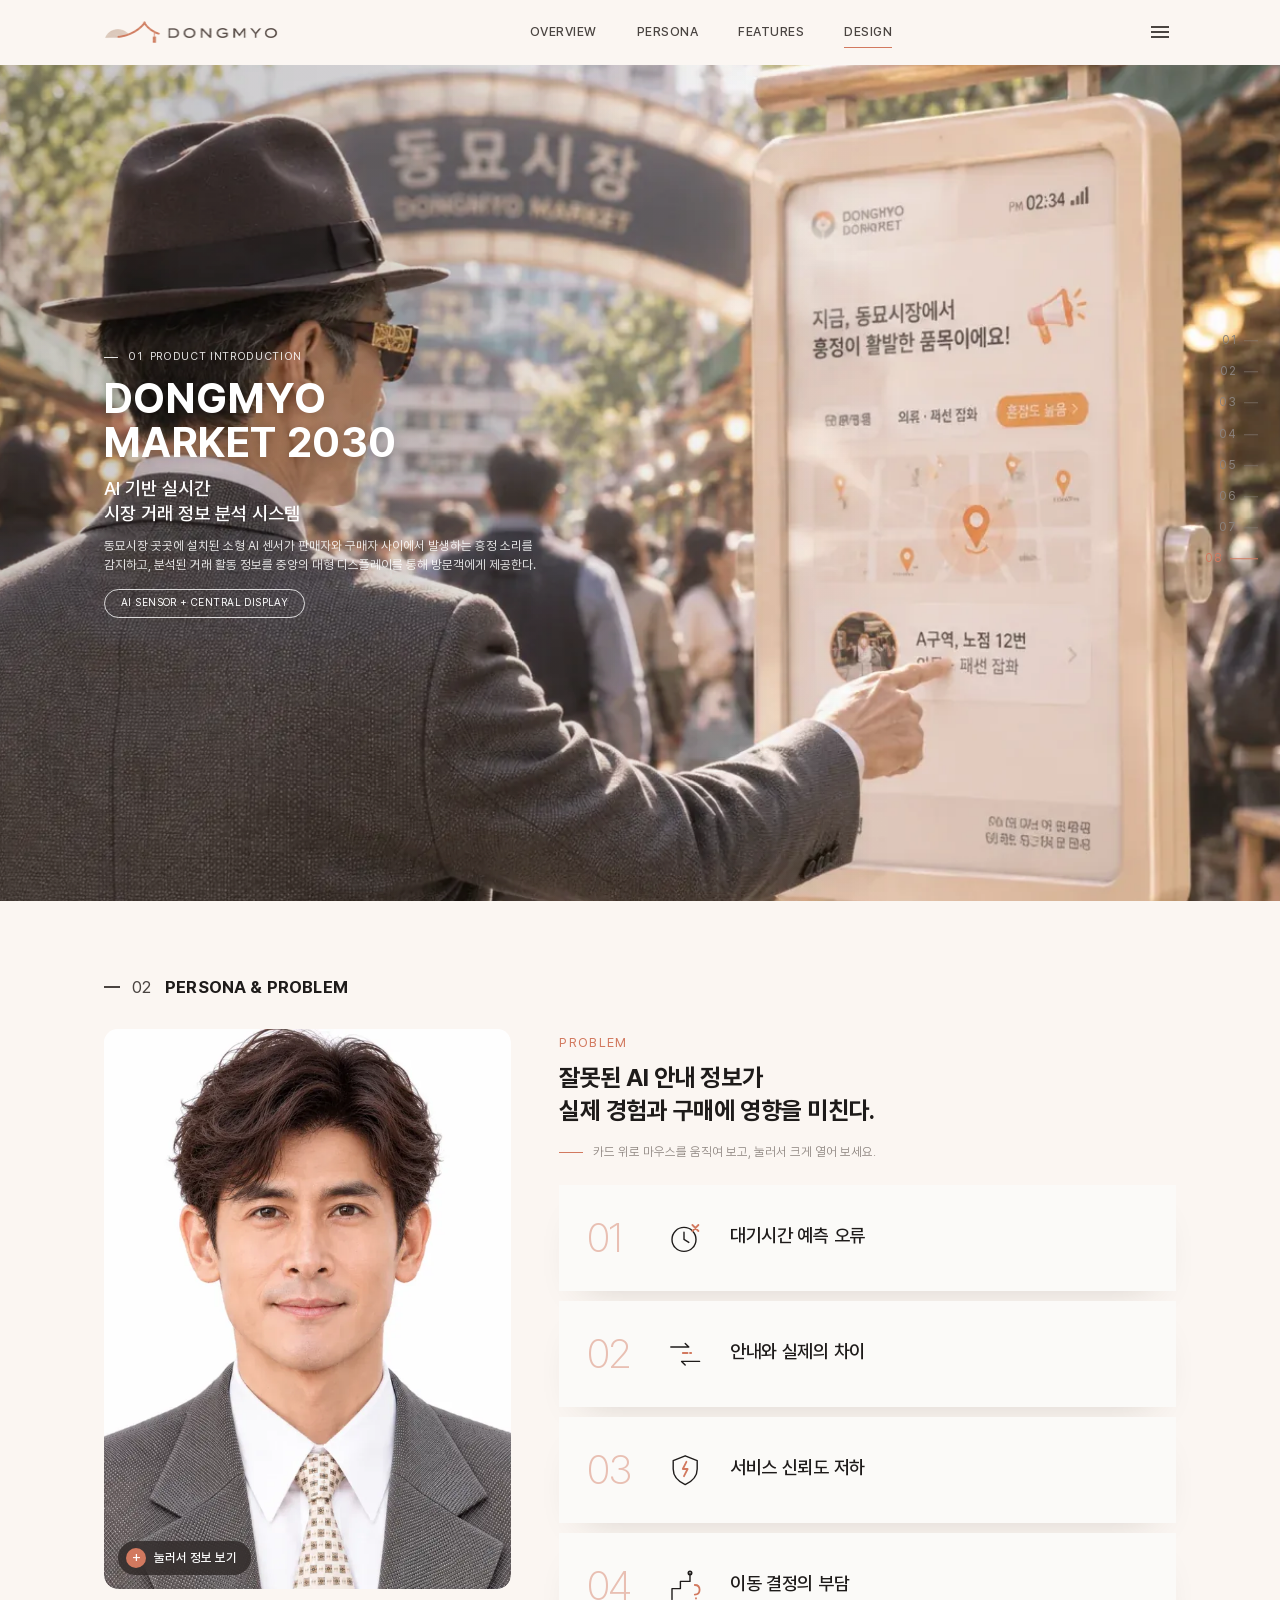
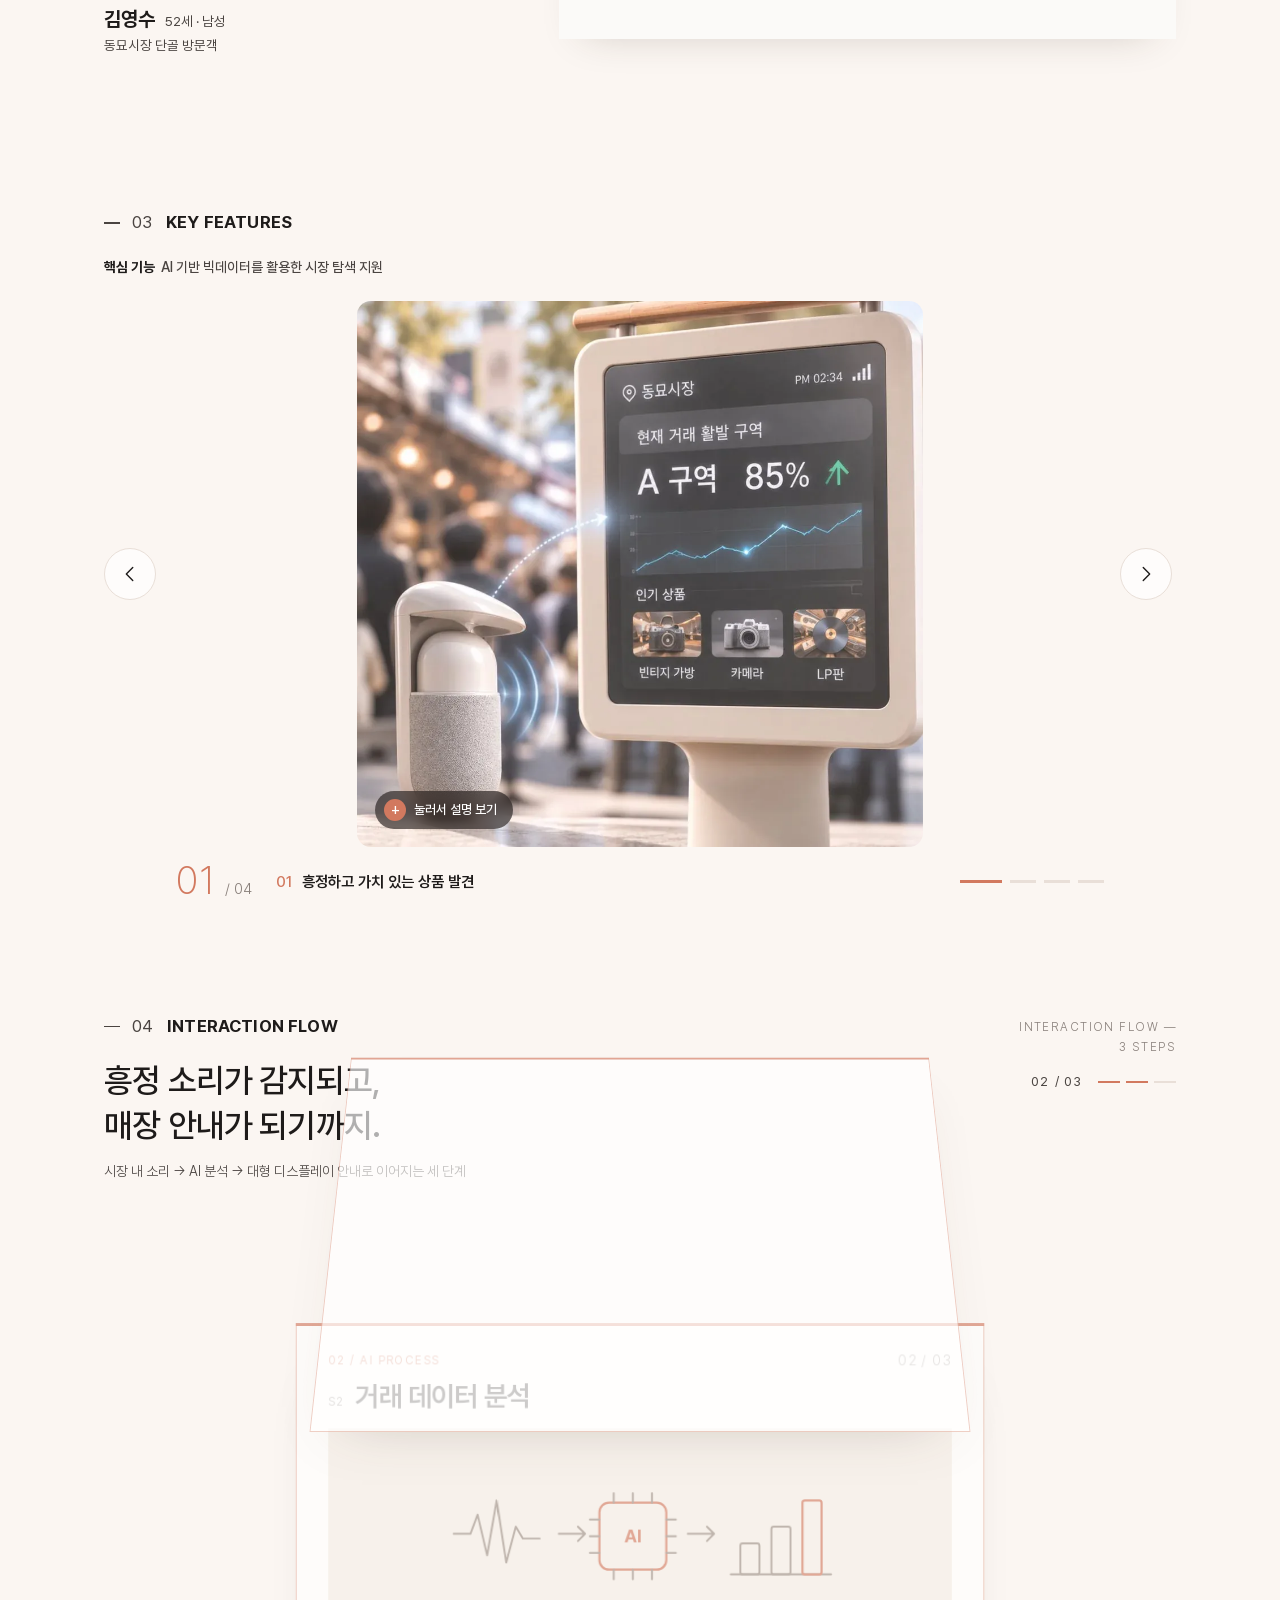
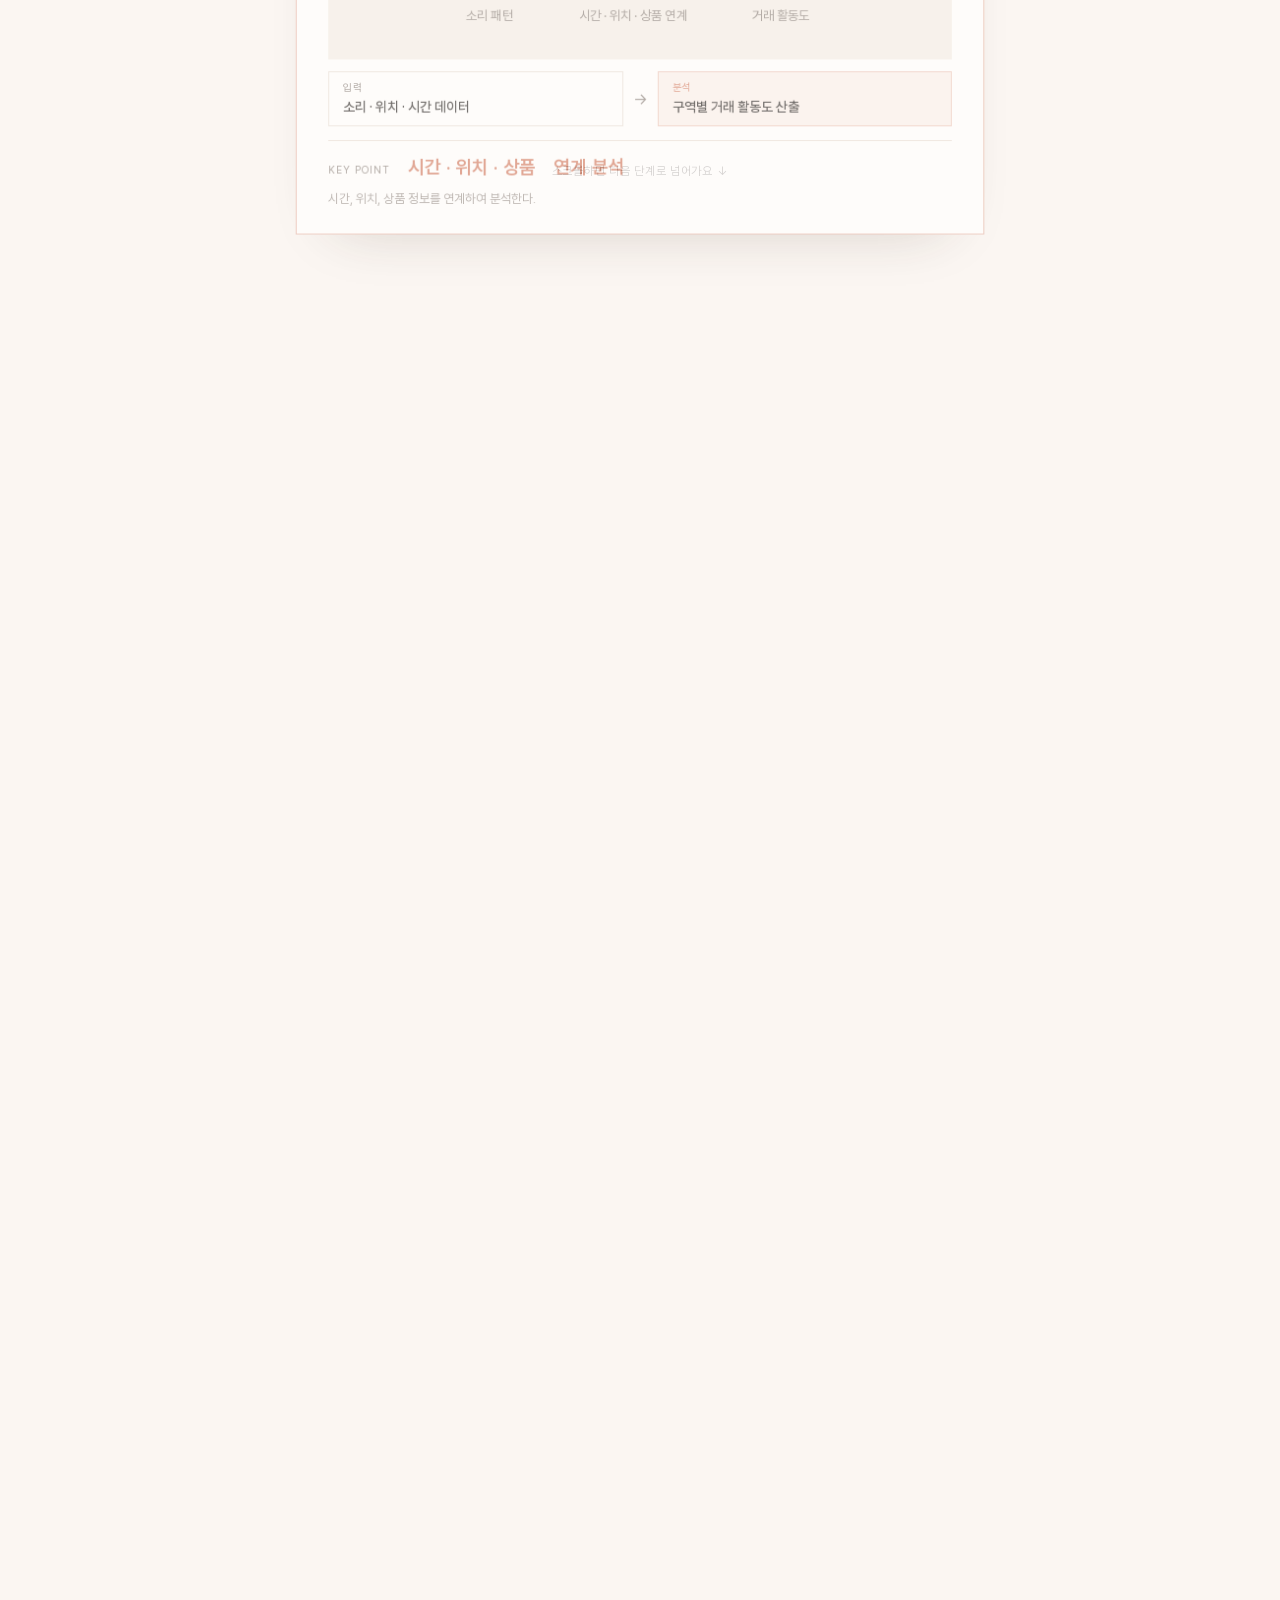
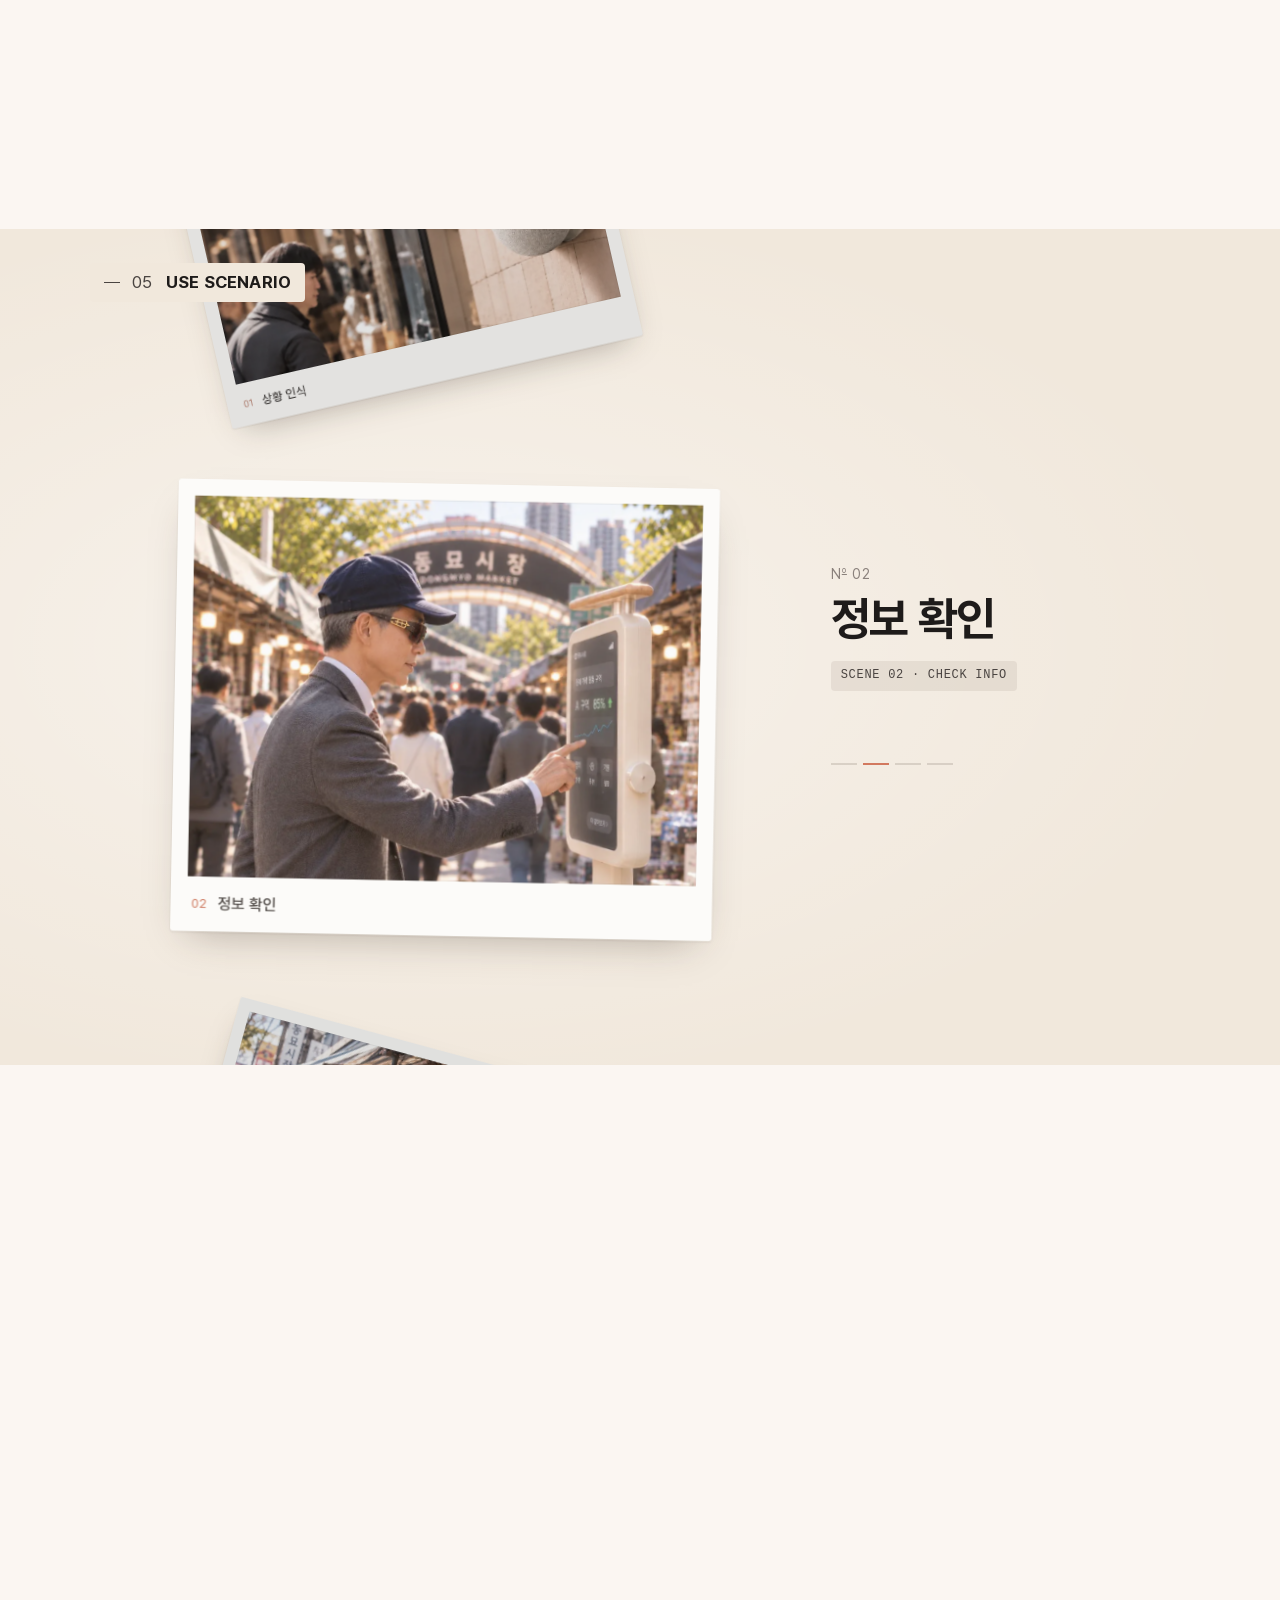
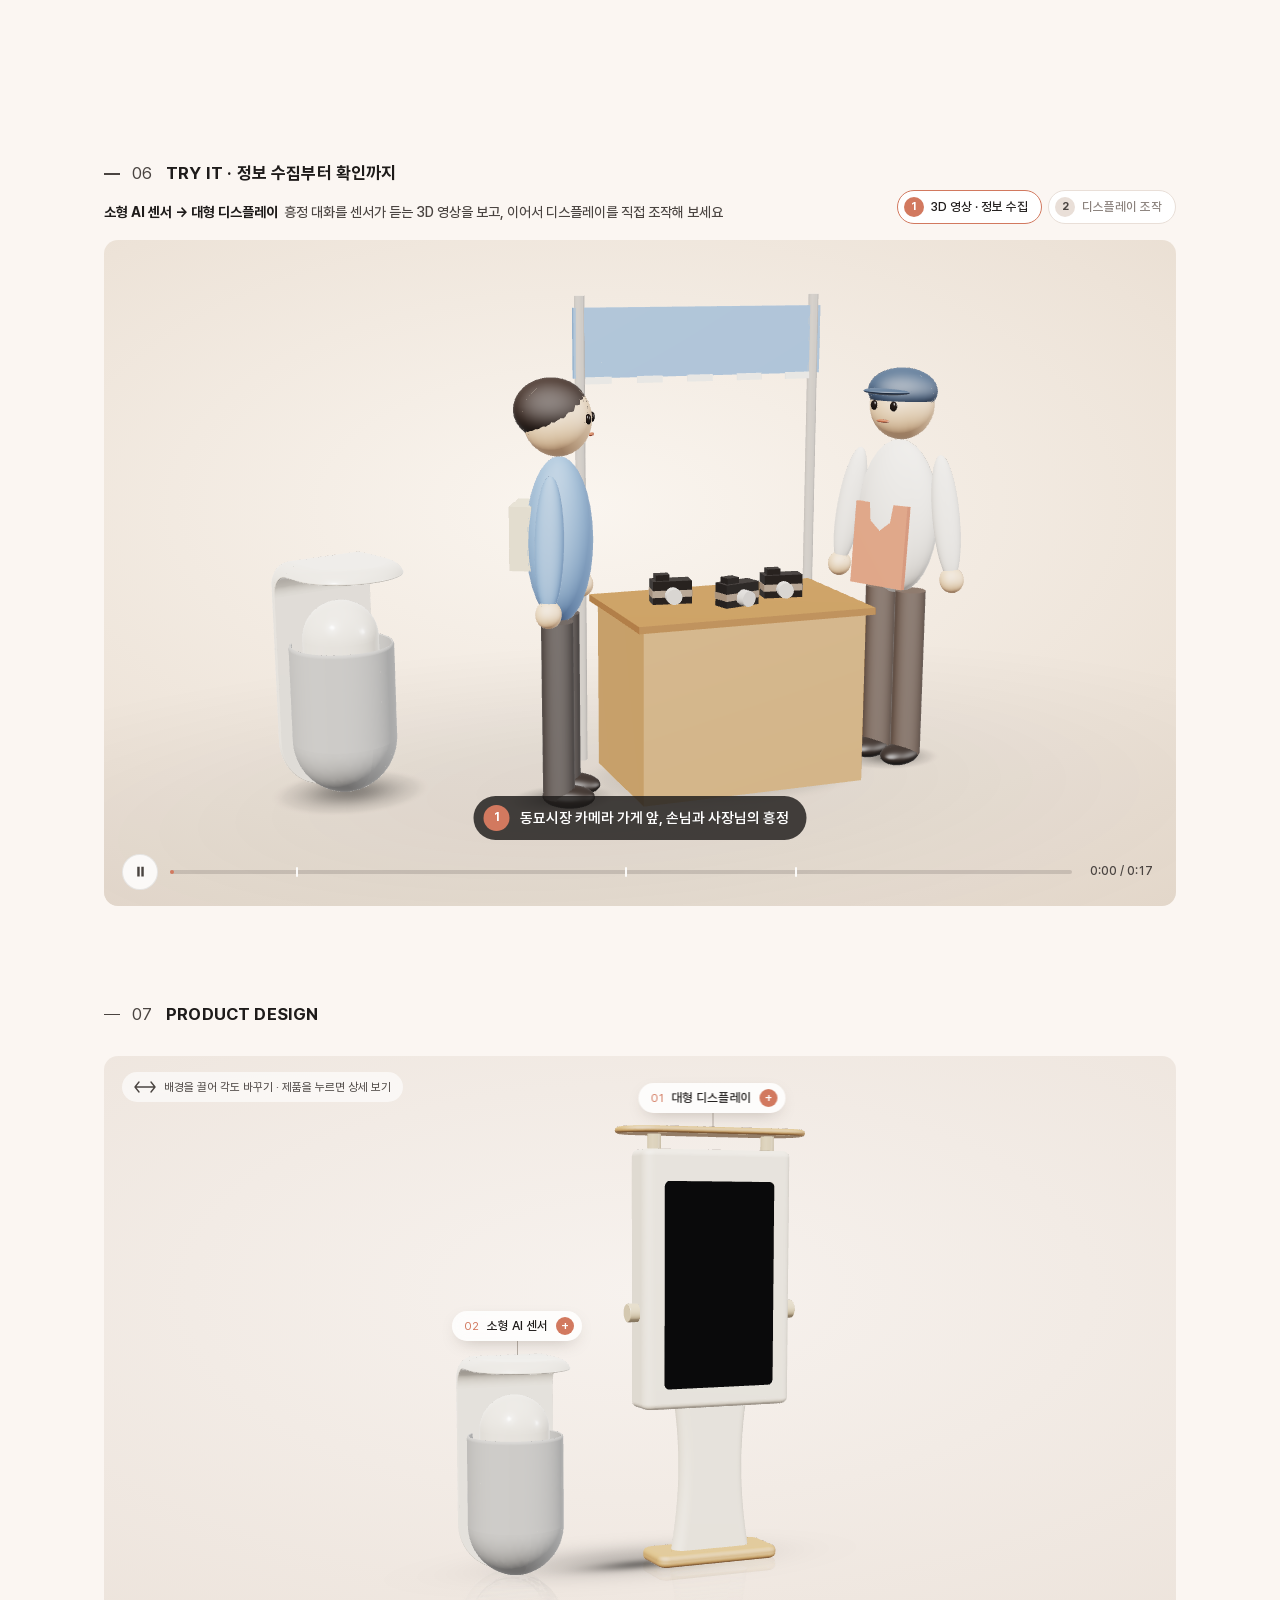
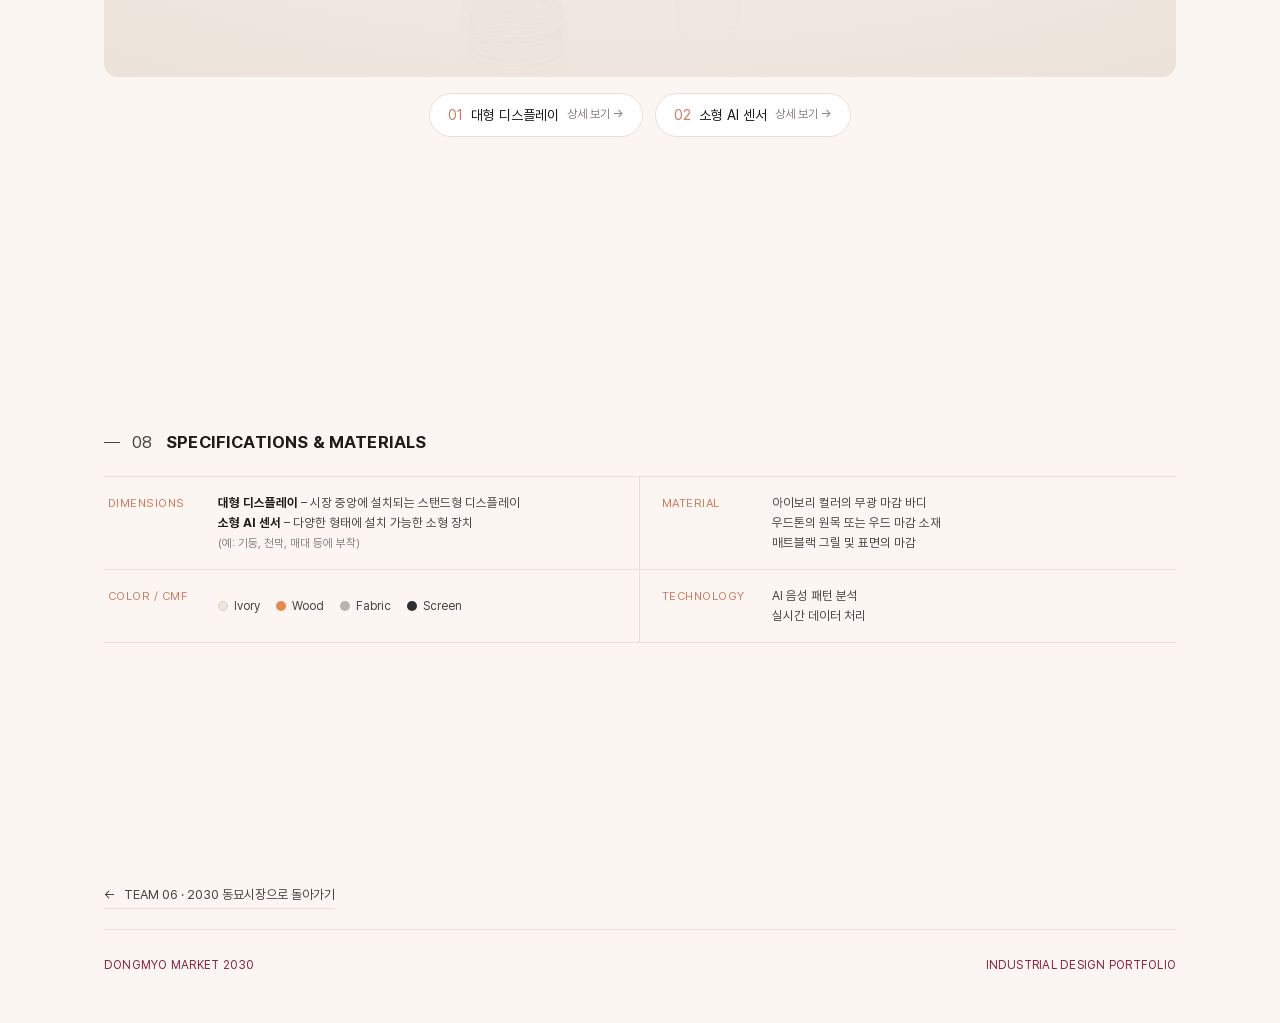
<file: index.html/PRODUCT03/index.html>
<!DOCTYPE html>
<html lang="ko">
<head>
<meta charset="UTF-8">
<meta name="viewport" content="width=device-width, initial-scale=1">
<script src="../assets/fonts/pretendard-offline.js"></script>
<title>PRODUCT 3 · DONGMYO MARKET 2030</title>
<style>
  /* 글꼴: 사이트 전체 Pretendard — ① 컴퓨터에 설치된 Pretendard → ② 조 폴더 assets/fonts 파일 (인터넷 없이 동작) */
  @font-face{font-family:'PretendardLocal';font-weight:100;font-display:swap;src:local('Pretendard Thin'),local('Pretendard-Thin'),url('../assets/fonts/Pretendard-Thin.woff2') format('woff2');}
  @font-face{font-family:'PretendardLocal';font-weight:200;font-display:swap;src:local('Pretendard ExtraLight'),local('Pretendard-ExtraLight'),url('../assets/fonts/Pretendard-ExtraLight.woff2') format('woff2');}
  @font-face{font-family:'PretendardLocal';font-weight:300;font-display:swap;src:local('Pretendard Light'),local('Pretendard-Light'),url('../assets/fonts/Pretendard-Light.woff2') format('woff2');}
  @font-face{font-family:'PretendardLocal';font-weight:400;font-display:swap;src:local('Pretendard Regular'),local('Pretendard-Regular'),url('../assets/fonts/Pretendard-Regular.woff2') format('woff2');}
  @font-face{font-family:'PretendardLocal';font-weight:500;font-display:swap;src:local('Pretendard Medium'),local('Pretendard-Medium'),url('../assets/fonts/Pretendard-Medium.woff2') format('woff2');}
  @font-face{font-family:'PretendardLocal';font-weight:600;font-display:swap;src:local('Pretendard SemiBold'),local('Pretendard-SemiBold'),url('../assets/fonts/Pretendard-SemiBold.woff2') format('woff2');}
  @font-face{font-family:'PretendardLocal';font-weight:700 900;font-display:swap;src:local('Pretendard Bold'),local('Pretendard-Bold'),url('../assets/fonts/Pretendard-Bold.woff2') format('woff2');}
  :root{
    --bg:#FBF6F2;
    --ink:#1E1B1A;
    --ink-2:#4A4441;
    --ink-3:#8A817C;
    --line:#E9DFD8;
    --accent:#D2795F;
    --maroon:#8C2441;
    --pink-1:#F6C9C9; --pink-2:#FBE4DE;
    --peach:#FBE7DB;
    --blue:#DCE5F7;
    --green:#DCEFDA;
    --lav:#E4DDF2;
    --radius:14px;
    --max:1120px;
  }
  *{box-sizing:border-box;margin:0;padding:0}
  html{scroll-behavior:smooth}
  html,body{overflow-x:clip}
  body{word-break:keep-all;
    font-family:"PretendardLocal","PretendardEmbed","Pretendard","Pretendard Variable",-apple-system,BlinkMacSystemFont,sans-serif;
    background:var(--bg);color:var(--ink);
    line-height:1.6;-webkit-font-smoothing:antialiased;
  }
  a{color:inherit;text-decoration:none}
  .wrap{max-width:var(--max);margin:0 auto;padding:0 24px}
  .en{font-family:"PretendardLocal","PretendardEmbed","Pretendard","Pretendard Variable",-apple-system,BlinkMacSystemFont,sans-serif}

  /* ---------- Header ---------- */
  header{
    position:sticky;top:0;z-index:50;
    background:rgba(251,246,242,.88);backdrop-filter:blur(10px);
    border-bottom:1px solid transparent;transition:border-color .2s;
  }
  header.scrolled{border-color:var(--line)}
  .nav{display:flex;align-items:center;justify-content:space-between;height:64px}
  .logo{display:flex;align-items:center}
  .logo img{height:24px;width:auto;display:block}
  .nav-links{display:flex;gap:40px;font-family:"PretendardLocal","PretendardEmbed","Pretendard","Pretendard Variable",-apple-system,BlinkMacSystemFont,sans-serif;font-size:12.5px;font-weight:500;letter-spacing:.04em;color:var(--ink-2)}
  .nav-links a{position:relative;padding:4px 0}
  .nav-links a::after{content:"";position:absolute;left:0;bottom:-2px;width:0;height:1.5px;background:var(--accent);transition:width .25s}
  .nav-links a:hover::after,.nav-links a.active::after{width:100%}
  .menu-btn{background:none;border:0;cursor:pointer;width:32px;height:32px;display:grid;place-items:center}
  .menu-btn span{display:block;width:18px;height:1.6px;background:var(--ink-2);box-shadow:0 -5px 0 var(--ink-2),0 5px 0 var(--ink-2)}
  .drawer{
    position:fixed;inset:64px 0 auto 0;background:var(--bg);border-bottom:1px solid var(--line);
    display:none;flex-direction:column;padding:12px 24px 20px;z-index:49
  }
  .drawer.open{display:flex}
  .drawer a{padding:12px 0;border-bottom:1px solid var(--line);font-family:"PretendardLocal","PretendardEmbed","Pretendard","Pretendard Variable",-apple-system,BlinkMacSystemFont,sans-serif;font-size:14px;letter-spacing:.04em}
  .drawer a:last-child{border:0}

  /* ---------- Hero (template box 843x258, main image fills the box) ---------- */
  .hero{
    margin-top:8px;border-radius:var(--radius);position:relative;overflow:hidden;
    aspect-ratio:16/9;min-height:300px;background:#3A332F;
    display:flex;align-items:center;padding:28px 40px;
  }
  @media (min-width:641px){
    /* 메인 이미지 칸: 좌우 여백 없이 넓게, 글자는 본문 시작선에 맞춤 */
    .hero{
      width:calc(100vw - 48px);margin-left:calc(50% - 50vw + 24px);
      padding-left:max(40px, calc((100vw - 1072px) / 2 - 24px));
    }
  }
  .hero-bg{position:absolute;left:0;top:-8%;width:100%;height:116%;object-fit:cover;object-position:center 42%}
  .hero::before{content:"";position:absolute;inset:0;z-index:1;
    background:linear-gradient(90deg,rgba(22,18,16,.62) 0%,rgba(22,18,16,.42) 32%,rgba(22,18,16,.12) 55%,rgba(22,18,16,0) 70%)}
  .hero-text{position:relative;z-index:2}
  .eyebrow{display:flex;align-items:center;gap:10px;font-family:"PretendardLocal","PretendardEmbed","Pretendard","Pretendard Variable",-apple-system,BlinkMacSystemFont,sans-serif;font-size:11px;letter-spacing:.06em;color:rgba(255,255,255,.88)}
  .eyebrow::before{content:"";width:14px;height:1px;background:rgba(255,255,255,.88)}
  .hero h1{text-shadow:0 1px 12px rgba(0,0,0,.18);font-family:"PretendardLocal","PretendardEmbed","Pretendard","Pretendard Variable",-apple-system,BlinkMacSystemFont,sans-serif;font-weight:800;font-size:clamp(30px,3.9vw,42px);line-height:1.05;letter-spacing:.01em;margin:10px 0 12px;color:#fff}
  .hero h2{font-size:clamp(16px,1.8vw,18.5px);font-weight:500;line-height:1.35;margin-bottom:10px;color:#fff}
  .hero p{max-width:440px;font-size:12.5px;line-height:1.55;color:rgba(255,255,255,.86)}
  .pill{display:inline-block;margin-top:14px;padding:5px 16px;border:1px solid rgba(255,255,255,.8);color:#fff;border-radius:999px;font-family:"PretendardLocal","PretendardEmbed","Pretendard","Pretendard Variable",-apple-system,BlinkMacSystemFont,sans-serif;font-size:10.5px;letter-spacing:.04em}
  .live{
    position:absolute;right:200px;top:26px;z-index:2;
    display:flex;align-items:center;gap:8px;
    background:rgba(30,24,22,.45);backdrop-filter:blur(6px);color:#fff;font-size:12px;font-weight:500;
    padding:6px 16px;border-radius:999px;
  }
  .live i{width:7px;height:7px;border-radius:50%;background:#fff;animation:pulse 1.6s infinite}
  @keyframes pulse{0%{box-shadow:0 0 0 0 rgba(255,255,255,.8)}100%{box-shadow:0 0 0 8px rgba(255,255,255,0)}}

  /* ---------- Section heads ---------- */
  section{padding-top:44px}
  .sec-head{display:flex;align-items:center;gap:14px;margin-bottom:20px}
  .sec-head .num{font-family:"PretendardLocal","PretendardEmbed","Pretendard","Pretendard Variable",-apple-system,BlinkMacSystemFont,sans-serif;font-size:17px;color:var(--ink-2);display:flex;align-items:center;gap:12px}
  .sec-head .num::before{content:"";width:16px;height:1.5px;background:var(--ink-2)}
  .sec-head h3{font-family:"PretendardLocal","PretendardEmbed","Pretendard","Pretendard Variable",-apple-system,BlinkMacSystemFont,sans-serif;font-size:17px;font-weight:800;letter-spacing:.01em}

  .card{border-radius:var(--radius)}
  .ph{ /* 이미지 플레이스홀더 — <img>로 교체하세요 */
    display:grid;place-items:center;text-align:center;
    font-size:15px;line-height:1.7;color:var(--ink);
  }
  .ph{position:relative}
  .ph img{position:absolute;inset:0;width:100%;height:100%;object-fit:cover;border-radius:inherit}
  .label{font-family:"PretendardLocal","PretendardEmbed","Pretendard","Pretendard Variable",-apple-system,BlinkMacSystemFont,sans-serif;font-size:11.5px;letter-spacing:.04em;color:var(--accent)}

  /* ---------- 02 Persona ---------- */
  .persona-grid{display:grid;grid-template-columns:38% 1fr;gap:20px;align-items:stretch}
  .persona-img{background:#fff;aspect-ratio:260/290;overflow:hidden}
  .persona-img img{object-fit:cover;object-position:center top}
  .profile{margin-top:14px}
  .profile .name{display:flex;align-items:baseline;gap:10px;font-size:20px;font-weight:700}
  .profile .name small{font-size:13.5px;font-weight:400;color:var(--ink-2)}
  .profile .role{font-size:13.5px;color:var(--ink-2);padding-bottom:8px;border-bottom:1px solid var(--line)}
  .profile dl{display:grid;grid-template-columns:70px 1fr}
  .profile dt,.profile dd{font-size:13.5px;padding:9px 0;border-bottom:1px solid var(--line)}
  .profile dt{font-weight:700}
  .profile dd{color:var(--ink-2)}
  .problem{background:var(--peach);padding:34px 40px;display:flex;flex-direction:column}
  .problem .label{font-size:13px}
  .problem h4{font-size:20px;font-weight:700;line-height:1.4;margin:8px 0 14px}
  .problem ol{list-style:none;flex:1;display:flex;flex-direction:column}
  .problem li{flex:1;display:grid;grid-template-columns:60px 1fr;align-items:center;padding:16px 0;font-size:15px;line-height:1.55;color:var(--ink-2);border-top:1px solid rgba(210,121,95,.16)}
  .problem li b{font-size:15px}
  .problem li:first-child{border-top:0}
  .problem li b{font-family:"PretendardLocal","PretendardEmbed","Pretendard","Pretendard Variable",-apple-system,BlinkMacSystemFont,sans-serif;font-weight:400;color:var(--ink-3)}

  /* ---------- 03 Features ---------- */
  .grid-3{display:grid;grid-template-columns:repeat(3,1fr);gap:12px}
  .feature .ph{background:var(--blue);aspect-ratio:4/3;font-size:17px;overflow:hidden}
  .feature .ph img{transition:transform .6s ease}
  .feature:hover .ph img{transform:scale(1.04)}
  .sec-lead{font-size:14px;font-weight:500;color:var(--ink-2);margin:-8px 0 16px}
  .sec-lead b{color:var(--ink);font-weight:700}
  .step small{display:block;font-size:12.5px;color:var(--ink-2);margin-top:4px}
  .item-title{font-size:13px;font-weight:700;margin:14px 0 6px}
  .item-title .en{font-weight:600;margin-right:4px}
  .item-desc{font-size:12.5px;color:var(--ink-2)}

  /* ---------- 04 Flow ---------- */
  .flow{display:grid;grid-template-columns:1fr auto 1fr auto 1fr;align-items:center;gap:10px}
  .step{background:var(--peach);padding:16px 22px 22px;transition:transform .2s, box-shadow .2s}
  .step:hover{transform:translateY(-3px);box-shadow:0 8px 24px rgba(210,121,95,.15)}
  .step p{font-size:15px;font-weight:500;margin-top:8px}
  .arrow{color:var(--ink-2);font-size:18px}

  /* ---------- 05 Scenario (template: 4 equal columns) ---------- */
  .grid-4{display:grid;grid-template-columns:repeat(4,1fr);gap:12px}
  .scene .ph{background:var(--green);aspect-ratio:197/96;overflow:hidden}
  .scene .ph img{transition:transform .6s ease}
  .scene:hover .ph img{transform:scale(1.04)}

  /* ---------- 06 Product (template: main 452x158 / cards 92 + 62) ---------- */
  .product{display:grid;grid-template-columns:643fr 330fr;gap:10px;align-items:stretch}
  .product-main{position:relative;overflow:hidden;aspect-ratio:3/2;background:#EEE5DE}
  .product-main img{width:100%;height:100%;object-fit:cover;display:block}
  .parts{display:grid;gap:10px;grid-template-rows:1fr 1fr}
  .part{position:relative;overflow:hidden;background:#EFE5DD;display:flex;align-items:center;padding:8px 18px;min-height:0}
  .part .thumb{position:absolute;inset:0;z-index:0}
  .part .thumb img{width:100%;height:100%;object-fit:cover;object-position:center;display:block}
  .part > div:first-child{position:relative;z-index:1;max-width:60%}
  .part .label{color:var(--ink-2);font-size:10.5px}
  .part h5{font-size:16px;font-weight:700;margin:1px 0 2px;line-height:1.3}
  .part p{font-size:12px;line-height:1.45;color:var(--ink-2)}

  /* ---------- 07 Specs ---------- */
  .specs{display:grid;grid-template-columns:1fr 1fr;border-top:1px solid var(--line)}
  .spec{display:grid;grid-template-columns:110px 1fr;padding:16px 4px;border-bottom:1px solid var(--line);font-size:12.5px}
  .specs > .spec:nth-child(odd){border-right:1px solid var(--line);padding-right:20px}
  .specs > .spec:nth-child(even){padding-left:22px}
  .spec .label{padding-top:1px}
  .spec .val{color:var(--ink-2)}
  .spec .val b{color:var(--ink);font-weight:700}
  .spec .val small{color:var(--ink-3);font-size:11.5px}
  .swatches{display:flex;flex-wrap:wrap;gap:16px}
  .sw{display:flex;align-items:center;gap:6px;font-family:"PretendardLocal","PretendardEmbed","Pretendard","Pretendard Variable",-apple-system,BlinkMacSystemFont,sans-serif;font-size:12px}
  .sw i{width:10px;height:10px;border-radius:50%}

  .back-link{display:inline-flex;gap:8px;margin-top:56px;font-size:13px;color:var(--ink-2);border-bottom:1px solid var(--line);padding-bottom:2px;transition:color .2s,border-color .2s}
  .back-link:hover{color:var(--accent);border-color:var(--accent)}
  .back-link + footer{margin-top:20px}
  footer{margin-top:56px;padding:26px 0 48px;border-top:1px solid var(--line);display:flex;justify-content:space-between;font-family:"PretendardLocal","PretendardEmbed","Pretendard","Pretendard Variable",-apple-system,BlinkMacSystemFont,sans-serif;font-size:12px;color:var(--maroon);letter-spacing:.02em}

  /* ---------- Motion (subtle) ---------- */
  :root{--ease:cubic-bezier(.22,.7,.2,1)}
  /* 섹션: 제목이 먼저, 내용은 순서대로 */
  .reveal .sec-head,.reveal .lead,.reveal .sec-lead{opacity:0;transform:translateY(12px);transition:opacity .7s var(--ease),transform .7s var(--ease)}
  .reveal.in .sec-head,.reveal.in .lead,.reveal.in .sec-lead{opacity:1;transform:none}
  .sec-head .num::before{transform-origin:left;transform:scaleX(0);transition:transform .8s var(--ease) .15s}
  .reveal.in .sec-head .num::before{transform:scaleX(1)}
  .rv-item{opacity:0;transform:translateY(18px);transition:opacity .8s var(--ease),transform .8s var(--ease) !important}
  .in .rv-item{opacity:1;transform:none}
  /* 이미지: 칸 안에서 살짝 확대된 상태로 들어와 제자리로 */
  .rv-img img{scale:1.06;transition:scale 1.6s var(--ease),transform .6s ease}
  .in .rv-img img{scale:1}

  /* 메인 이미지: 천천히 줌아웃 + 스크롤 시 은은한 패럴랙스 */
  .hero-bg{scale:1.08;animation:heroZoom 2.8s var(--ease) .1s forwards;will-change:scale,translate}
  @keyframes heroZoom{to{scale:1.02}}
  .hero-text > *{opacity:0;transform:translateY(16px);animation:heroIn .9s var(--ease) forwards}
  .hero-text > *:nth-child(1){animation-delay:.25s}
  .hero-text > *:nth-child(2){animation-delay:.38s}
  .hero-text > *:nth-child(3){animation-delay:.52s}
  .hero-text > *:nth-child(4){animation-delay:.64s}
  .hero-text > *:nth-child(5){animation-delay:.76s}
  @keyframes heroIn{to{opacity:1;transform:none}}

  /* 흐름 화살표: 천천히 앞으로 */
  .arrow{display:inline-block;animation:nudge 2.4s ease-in-out infinite}
  @keyframes nudge{0%,100%{translate:0 0}50%{translate:4px 0}}

  /* 호버 */
  /* ---------- 06 3D viewer (GLB → 오프라인 WebGL 뷰어) ---------- */
  .viewer{background:radial-gradient(120% 95% at 50% 38%,#F7F2EE 0%,#EDE4DC 70%,#E6DBD2 100%);cursor:grab}
  .viewer.grab{cursor:grabbing}
  .viewer canvas{position:absolute;inset:0;width:100%;height:100%;display:block;outline:none;touch-action:pan-y;opacity:0;transition:opacity .9s var(--ease)}
  .viewer.ready canvas{opacity:1}
  /* 3D가 준비되기 전·실패 시 대표 이미지 */
  .viewer .mv-fallback{position:absolute;inset:0;width:100%;height:100%;object-fit:cover;display:block;transition:opacity .9s var(--ease)}
  .viewer.ready .mv-fallback{opacity:0;pointer-events:none}
  .v-load{position:absolute;left:0;right:0;bottom:0;height:2px;background:var(--accent);transform-origin:left;transform:scaleX(0);transition:transform .3s,opacity .5s;z-index:2}
  .viewer.loading .v-load{transform:scaleX(.75);transition:transform 2.5s var(--ease)}
  .viewer.ready .v-load{transform:scaleX(1);opacity:0}
  .v-hint{position:absolute;z-index:2;left:18px;top:16px;display:flex;align-items:center;gap:8px;pointer-events:none;
    font-family:"PretendardLocal","PretendardEmbed","Pretendard","Pretendard Variable",-apple-system,BlinkMacSystemFont,sans-serif;font-size:11.5px;color:var(--ink-2);background:rgba(255,255,255,.62);backdrop-filter:blur(6px);padding:6px 12px;border-radius:999px;transition:opacity .5s;opacity:0}
  .viewer.ready .v-hint{opacity:1}
  .viewer.ready.touched .v-hint{opacity:0}
  .v-hint svg{animation:sway 2.2s ease-in-out infinite}
  @keyframes sway{0%,100%{translate:-2px 0}50%{translate:2px 0}}
  .v-reset{position:absolute;z-index:2;right:14px;bottom:14px;font:500 11.5px "PretendardLocal","PretendardEmbed","Pretendard","Pretendard Variable",-apple-system,BlinkMacSystemFont,sans-serif;color:var(--ink-2);
    background:rgba(255,255,255,.62);backdrop-filter:blur(6px);border:0;padding:6px 12px;border-radius:999px;cursor:pointer;transition:background .25s,opacity .3s;opacity:0;pointer-events:none}
  .viewer.touched .v-reset{opacity:1;pointer-events:auto}
  .v-reset:hover{background:rgba(255,255,255,.9)}
  .pill{transition:background .3s,color .3s}
  .pill:hover{background:rgba(255,255,255,.92);color:#2B2523}
  header{transition:border-color .2s,box-shadow .3s}
  header.scrolled{box-shadow:0 6px 20px -14px rgba(60,30,20,.25)}

  /* ---------- Responsive ---------- */
  @media (max-width:900px){
    .nav-links{display:none}
    .hero{aspect-ratio:16/9;min-height:340px}
    .live{right:20px}
    .persona-grid{grid-template-columns:1fr}
    .persona-img{max-width:420px}
    .grid-4{grid-template-columns:repeat(2,1fr)}
    .product{grid-template-columns:1fr}
    .parts{aspect-ratio:auto;grid-template-rows:auto auto}
    .part{min-height:0;aspect-ratio:1570/1001}
    .specs{grid-template-columns:1fr}
    .specs > .spec:nth-child(odd){border-right:0;padding-right:4px}
    .specs > .spec:nth-child(even){padding-left:4px}
  }
  @media (max-width:640px){
    .problem{padding:26px 22px}
    .problem h4{font-size:17px}
    .problem li{grid-template-columns:44px 1fr;font-size:14px}
    .problem li b{font-size:14px}
    .wrap{padding:0 16px}
    .hero{padding:64px 22px 24px;align-items:flex-end;min-height:440px;aspect-ratio:auto}
    .hero::before{background:linear-gradient(0deg,rgba(22,18,16,.72) 0%,rgba(22,18,16,.5) 45%,rgba(22,18,16,.1) 75%,rgba(22,18,16,0) 100%)}
    .hero-bg{object-position:center 40%}
    .live{right:14px;top:14px;font-size:11px;padding:5px 12px}
    .product-main{aspect-ratio:3/2}
    .grid-3,.grid-4{grid-template-columns:1fr}
    .flow{grid-template-columns:1fr}
    .arrow{transform:rotate(90deg);justify-self:center}
    @keyframes nudge{0%,100%{translate:0 0}50%{translate:0 4px}}
    .part{padding:12px 16px;min-height:0;aspect-ratio:1570/1001}
    .part > div:first-child{max-width:58%}
    footer{flex-direction:column;gap:6px}
  }

  /* ---------- 02 PROBLEM : 세로 카드 스택 (호버 피시아이 · 원근 · 카드 열기) — TEAM 06 '장소 특징'과 같은 연출 ---------- */
  .pb{display:flex;flex-direction:column;min-width:0}
  @media (min-width:901px){.persona-grid{gap:48px}}
  .pb-head .label{font-size:13px;letter-spacing:.1em}
  .pb-head h4{font-size:clamp(20px,1.9vw,28px);font-weight:700;line-height:1.35;letter-spacing:-.02em;margin:8px 0 0;word-break:keep-all}
  .pb-meta{display:flex;align-items:flex-end;gap:22px;margin:14px 0 18px;flex-wrap:wrap}
  .pb-count{display:flex;align-items:baseline;gap:8px}
  .pb-count .cur{font-size:clamp(44px,4vw,64px);font-weight:200;line-height:.85;letter-spacing:-.04em;color:var(--accent);font-variant-numeric:tabular-nums}
  .pb-count .tot{font-size:16px;font-weight:300;color:var(--ink-3)}
  .pb-bars{display:flex;gap:6px;padding-bottom:6px}
  .pb-bars i{display:block;width:24px;height:2px;background:var(--line);transition:background .5s var(--ease)}
  .pb-bars i.on{background:var(--accent)}
  .pb-hint{flex-basis:100%;font-size:12.5px;font-weight:300;color:var(--ink-3);margin:0}
  .pb-hint::before{content:"";display:inline-block;width:24px;height:1px;background:var(--accent);vertical-align:middle;margin-right:10px}

  .pb-list{list-style:none;margin:0;padding:0;position:relative;perspective:1100px;perspective-origin:50% 50%;display:flex;flex-direction:column;gap:10px}
  .pb-item{position:relative}
  .pb-row{--w:0;position:relative;display:flex;align-items:center;justify-content:space-between;gap:14px;width:100%;min-height:92px;padding:0 28px;
    background:#FBFAF8;border:0;border-radius:0;box-shadow:0 18px 40px -26px rgba(61,46,33,calc(.25 + var(--w) * .35));
    text-align:left;cursor:pointer;font:inherit;color:var(--ink);transition:background .3s}
  .pb-row::before{content:"";position:absolute;left:0;top:0;bottom:0;width:4px;background:var(--accent);transform:scaleY(var(--w));transform-origin:50% 50%}
  .pb-row:hover{background:#fff}
  .pb-row:focus-visible{outline:2px solid var(--accent);outline-offset:-2px}
  .pb-in{display:flex;align-items:center;gap:clamp(16px,2vw,32px);min-width:0;transform-origin:0 50%}
  .pb-no{flex:none;font-size:clamp(36px,3.2vw,52px);font-weight:200;line-height:1;letter-spacing:-.04em;color:var(--accent);min-width:1.3em;opacity:calc(.45 + var(--w) * .55)}
  .pb-ic{flex:none;display:block}
  .pb-ic .pic{width:clamp(36px,3vw,46px);height:clamp(36px,3vw,46px);color:var(--ink);display:block}
  .pb-tx{display:flex;flex-direction:column;min-width:0}
  .pb-t{font-size:clamp(17px,1.45vw,22px);font-weight:500;line-height:1.3;letter-spacing:-.015em;word-break:keep-all}
  .pb-d{margin-top:6px;font-size:clamp(12.5px,.95vw,14px);font-weight:300;line-height:1.55;color:var(--ink-2);word-break:keep-all}
  .pb-go{flex:none;align-self:flex-start;margin-top:16px;font-size:12px;font-weight:300;letter-spacing:.08em;color:var(--ink-3);white-space:nowrap;opacity:0;transition:opacity .3s}
  .pb-go i{font-style:normal;display:inline-block;margin-left:4px}
  .pb-row:hover .pb-go{opacity:1}

  /* 호버 모션 모드 (데스크톱 · 마우스): JS가 카드마다 높이·위치·원근·투명도를 계산 */
  .pb-list.pb-live{display:block;height:clamp(290px,calc(100svh - var(--hdr) - 372px),520px);transform-style:preserve-3d}
  .pb-live .pb-item{position:absolute;left:0;right:0;top:0;padding:5px 0;transform-style:preserve-3d;will-change:transform,height,opacity}
  .pb-live .pb-row{height:100%;min-height:0}
  .pb-live .pb-row:hover::before{transform:scaleY(var(--w))}
  .pb-live .pb-go,.pb-live .pb-row:hover .pb-go{opacity:calc((var(--w) - .35) * 1.6)}
  .pb-live .pb-d{opacity:calc(var(--w) * 1.2 - .1);max-height:calc(var(--w) * 4.8em);overflow:hidden}
  .pb-live .pb-t{white-space:nowrap}
  .pb-live .pb-in{will-change:transform}

  /* 카드 상세 (모달) */
  .pb-modal{position:fixed;inset:0;z-index:80;display:flex;align-items:center;justify-content:center;padding:24px;visibility:hidden;pointer-events:none}
  .pb-modal[hidden]{display:flex}
  .pb-modal.open{visibility:visible;pointer-events:auto}
  .pb-backdrop{position:absolute;inset:0;background:rgba(246,238,226,.82);opacity:0;transition:opacity .5s var(--ease);-webkit-backdrop-filter:blur(6px);backdrop-filter:blur(6px)}
  .pb-modal.open .pb-backdrop{opacity:1}
  .pb-dialog{position:relative;width:min(680px,100%);display:flex;flex-direction:column;gap:22px}
  .pb-close{position:absolute;right:-8px;top:-56px;width:44px;height:44px;display:flex;align-items:center;justify-content:center;background:none;border:0;cursor:pointer;color:var(--ink);opacity:0;transition:opacity .4s var(--ease) .25s}
  .pb-modal.open .pb-close{opacity:1}
  .pb-close svg,.pb-nav svg{width:22px;height:22px;fill:none;stroke:currentColor;stroke-width:1.4;stroke-linecap:round;stroke-linejoin:round}
  .pb-card{position:relative;padding:48px 56px 56px;min-height:320px;background:var(--bg);border:1px solid var(--accent);box-shadow:0 30px 70px -30px rgba(61,46,33,.35);
    transform-origin:50% 50%;opacity:0;transition:transform .75s var(--ease),opacity .5s var(--ease)}
  .pb-card::before{content:"";position:absolute;left:-1px;right:-1px;top:-1px;height:3px;background:var(--accent);transform:scaleX(0);transform-origin:0 50%;transition:transform .8s var(--ease) .3s}
  .pb-modal.open .pb-card{opacity:1}
  .pb-modal.open .pb-card::before{transform:scaleX(1)}
  .pb-card .top{display:flex;justify-content:space-between;align-items:flex-start;margin-bottom:48px}
  .pb-card .pic{width:72px;height:72px;color:var(--ink)}
  .pb-card .no{font-size:14px;font-weight:300;letter-spacing:.1em;color:var(--ink-3)}
  .pb-card .t{font-size:30px;font-weight:500;line-height:1.4;letter-spacing:-.01em;margin:0}
  .pb-card .d{word-break:keep-all;margin:14px 0 0;font-size:17px;font-weight:300;line-height:1.7;color:var(--ink-2)}
  .pb-card > *{transition:transform .45s var(--ease),opacity .45s var(--ease)}
  .pb-card.swap-out > *{opacity:0;transform:translateY(-22px)}
  .pb-card.swap-in > *{opacity:0;transform:translateY(22px);transition:none}
  .pb-nav{display:flex;align-items:center;justify-content:center;gap:24px;color:var(--ink);opacity:0;transition:opacity .4s var(--ease) .3s}
  .pb-modal.open .pb-nav{opacity:1}
  .pb-nav button{width:44px;height:44px;display:flex;align-items:center;justify-content:center;background:none;border:1px solid var(--line);border-radius:50%;cursor:pointer;color:inherit;transition:border-color .3s,background-color .3s}
  .pb-nav button:hover{border-color:var(--accent);background:rgba(255,255,255,.7)}
  .pb-nav button:focus-visible,.pb-close:focus-visible{outline:2px solid var(--accent);outline-offset:2px}
  .pb-cnt{font-size:14px;font-weight:300;letter-spacing:.1em;color:var(--ink-3);min-width:64px;text-align:center}
  @media (max-width:768px){
    .pb-row{padding:18px 16px;min-height:0}
    .pb-ic{display:none}
    .pb-go{display:none}
    .pb-card{padding:32px 26px 36px;min-height:260px}
    .pb-card .top{margin-bottom:32px}
    .pb-card .pic{width:56px;height:56px}
    .pb-card .t{font-size:23px}
    .pb-card .d{font-size:15.5px}
    .pb-close{top:-52px;right:-4px}
  }
  @media (prefers-reduced-motion:reduce){
    .pb-backdrop,.pb-card,.pb-card::before,.pb-card > *,.pb-close,.pb-nav{transition-duration:.01s;transition-delay:0s}
  }

  /* ---------- 02 페르소나 사진: 누르면 거주지·방문 빈도·취미·방문 목적이 사진 위로 올라옴 ---------- */
  .pc{position:relative;display:block;width:100%;padding:0;border:0;cursor:pointer;font:inherit;color:inherit;text-align:left}
  .pc img{width:100%;height:100%;display:block;transition:transform .8s var(--ease),filter .6s var(--ease)}
  .pc:hover img{transform:scale(1.03)}
  .pc:focus-visible{outline:2px solid var(--accent);outline-offset:3px}
  .pc-hint{position:absolute;left:14px;bottom:14px;z-index:2;display:flex;align-items:center;gap:8px;padding:7px 14px 7px 8px;border-radius:999px;
    background:rgba(30,24,22,.62);-webkit-backdrop-filter:blur(6px);backdrop-filter:blur(6px);color:#fff;font-size:12.5px;font-weight:500;
    transition:opacity .35s var(--ease),transform .35s var(--ease)}
  .pc-hint b{width:20px;height:20px;border-radius:50%;background:var(--accent);display:grid;place-items:center;font-weight:400;font-size:15px;line-height:1;transition:transform .35s var(--ease)}
  .pc:hover .pc-hint b{transform:rotate(90deg)}
  .pc-info{position:absolute;inset:0;z-index:3;display:flex;flex-direction:column;justify-content:flex-end;gap:14px;padding:22px 22px 20px;
    background:linear-gradient(180deg,rgba(30,24,22,.55) 0%,rgba(30,24,22,.86) 38%,rgba(30,24,22,.94) 100%);color:#fff;
    clip-path:inset(100% 0 0 0);transition:clip-path .65s var(--ease);visibility:hidden}
  .pc.open .pc-info{clip-path:inset(0 0 0 0);visibility:visible}
  .pc.open .pc-hint{opacity:0;transform:translateY(8px)}
  .pc.open img{filter:blur(2px)}
  .pc-info > *{opacity:0;transform:translateY(14px);transition:opacity .45s var(--ease),transform .55s var(--ease)}
  .pc.open .pc-info > *{opacity:1;transform:none}
  .pc.open .pc-info > :nth-child(1){transition-delay:.15s}
  .pc.open .pc-info > :nth-child(2){transition-delay:.22s}
  .pc.open .pc-info > :nth-child(3){transition-delay:.3s}
  .pc-top{display:flex;justify-content:space-between;align-items:center;margin-bottom:auto}
  .pc-lbl{font-size:11.5px;letter-spacing:.14em;color:#F2B49E}
  .pc-x{width:28px;height:28px;border-radius:50%;border:1px solid rgba(255,255,255,.5);position:relative}
  .pc-x::before,.pc-x::after{content:"";position:absolute;left:50%;top:50%;width:12px;height:1.4px;background:#fff;transform:translate(-50%,-50%) rotate(45deg)}
  .pc-x::after{transform:translate(-50%,-50%) rotate(-45deg)}
  .pc-name{display:block;font-size:20px;font-weight:700;letter-spacing:-.01em}
  .pc-name small{display:block;margin-top:3px;font-size:12.5px;font-weight:400;color:rgba(255,255,255,.72)}
  .pc-info dl{margin:0;display:flex;flex-direction:column}
  .pc-info dl > div{display:grid;grid-template-columns:72px 1fr;gap:10px;padding:9px 0;border-top:1px solid rgba(255,255,255,.18)}
  .pc-info dt{font-size:13px;font-weight:700;color:#fff}
  .pc-info dd{margin:0;font-size:13px;line-height:1.55;color:rgba(255,255,255,.86);word-break:keep-all}
  .profile .role{border-bottom:0}
  @media (prefers-reduced-motion:reduce){.pc-info,.pc-info > *,.pc img,.pc-hint{transition-duration:.01s;transition-delay:0s}}

  /* ---------- 03 KEY FEATURES : 한 장씩 보는 이미지 슬라이더 (좌우 버튼 · 눌러서 설명) ---------- */
  .ks{position:relative;display:grid;grid-template-columns:56px minmax(0,1fr) 56px;align-items:center;gap:16px}
  .ks-view{overflow:hidden;width:100%;height:clamp(300px,calc(100svh - var(--hdr) - 290px),640px);justify-self:center;touch-action:pan-y;cursor:grab}
  .ks-view.drag{cursor:grabbing}
  .ks-track{list-style:none;margin:0;padding:0;display:flex;height:100%;transition:transform .75s var(--ease);will-change:transform}
  .ks-slide{flex:0 0 100%;min-width:0;height:100%;display:flex;justify-content:center;align-items:center}
  .ks-card{position:relative;display:block;height:100%;max-width:100%;padding:0;border:0;border-radius:var(--radius);overflow:hidden;cursor:pointer;background:transparent;font:inherit;color:inherit;text-align:left}
  /* 이미지는 확대·자르기 없이 원래 비율 그대로 */
  .ks-card img{display:block;height:100%;width:auto;max-width:100%;object-fit:contain;transition:filter .6s var(--ease);-webkit-user-drag:none;user-select:none}
  .ks-slide{transition:opacity .6s var(--ease)}
  .ks-slide:not(.on){opacity:.25}
  .ks-card:focus-visible{outline:2px solid var(--accent);outline-offset:-3px}
  .ks-hint{position:absolute;left:18px;bottom:18px;z-index:2;display:flex;align-items:center;gap:8px;padding:8px 16px 8px 9px;border-radius:999px;
    background:rgba(30,24,22,.62);-webkit-backdrop-filter:blur(6px);backdrop-filter:blur(6px);color:#fff;font-size:13px;font-weight:500;transition:opacity .35s var(--ease),transform .35s var(--ease)}
  .ks-hint b{width:22px;height:22px;border-radius:50%;background:var(--accent);display:grid;place-items:center;font-weight:400;font-size:16px;line-height:1;transition:transform .35s var(--ease)}
  .ks-card:hover .ks-hint b{transform:rotate(90deg)}
  .ks-info{position:absolute;inset:0;z-index:3;display:flex;flex-direction:column;justify-content:flex-end;gap:12px;padding:clamp(22px,3vw,44px);
    background:linear-gradient(180deg,rgba(30,24,22,.25) 0%,rgba(30,24,22,.78) 45%,rgba(30,24,22,.92) 100%);color:#fff;
    clip-path:inset(100% 0 0 0);visibility:hidden;transition:clip-path .65s var(--ease),visibility 0s .65s}
  .ks-card.open .ks-info{clip-path:inset(0 0 0 0);visibility:visible;transition:clip-path .65s var(--ease),visibility 0s}
  .ks-card.open .ks-hint{opacity:0;transform:translateY(8px)}
  .ks-card.open img{filter:blur(3px)}
  .ks-info > *{opacity:0;transform:translateY(14px);transition:opacity .45s var(--ease),transform .55s var(--ease)}
  .ks-card.open .ks-info > *{opacity:1;transform:none}
  .ks-card.open .ks-info > :nth-child(2){transition-delay:.15s}
  .ks-card.open .ks-info > :nth-child(3){transition-delay:.25s}
  .ks-top{display:flex;justify-content:space-between;align-items:center;margin-bottom:auto}
  .ks-lbl{font-size:12px;letter-spacing:.14em;color:#F2B49E}
  .ks-x{width:32px;height:32px;border-radius:50%;border:1px solid rgba(255,255,255,.5);position:relative}
  .ks-x::before,.ks-x::after{content:"";position:absolute;left:50%;top:50%;width:13px;height:1.4px;background:#fff;transform:translate(-50%,-50%) rotate(45deg)}
  .ks-x::after{transform:translate(-50%,-50%) rotate(-45deg)}
  .ks-t{font-size:clamp(22px,2.2vw,34px);font-weight:700;line-height:1.3;letter-spacing:-.02em;word-break:keep-all}
  .ks-d{max-width:640px;font-size:clamp(14px,1.15vw,17px);line-height:1.7;color:rgba(255,255,255,.88);word-break:keep-all}
  .ks-arrow{width:52px;height:52px;border-radius:50%;border:1px solid var(--line);background:rgba(255,255,255,.7);display:grid;place-items:center;cursor:pointer;color:var(--ink);
    transition:border-color .3s,background .3s,transform .3s var(--ease)}
  .ks-arrow svg{width:22px;height:22px;fill:none;stroke:currentColor;stroke-width:1.5;stroke-linecap:round;stroke-linejoin:round}
  .ks-arrow:hover{border-color:var(--accent);background:#fff;color:var(--accent)}
  .ks-prev:hover{transform:translateX(-3px)} .ks-next:hover{transform:translateX(3px)}
  .ks-arrow:focus-visible,.ks-dot:focus-visible{outline:2px solid var(--accent);outline-offset:2px}
  .ks-foot{grid-column:2;display:flex;align-items:center;gap:24px;width:100%;justify-self:center}
  .ks-count{display:flex;align-items:baseline;gap:8px;flex:none}
  .ks-count .cur{font-size:clamp(36px,3vw,48px);font-weight:200;line-height:.9;letter-spacing:-.04em;color:var(--accent);font-variant-numeric:tabular-nums}
  .ks-count .tot{font-size:15px;font-weight:300;color:var(--ink-3)}
  .ks-caps{position:relative;flex:1;min-width:0;height:1.6em;font-size:clamp(15px,1.2vw,18px);font-weight:600}
  .ks-cap{position:absolute;left:0;top:0;white-space:nowrap;overflow:hidden;text-overflow:ellipsis;max-width:100%;opacity:0;transform:translateY(10px);transition:opacity .45s var(--ease),transform .45s var(--ease)}
  .ks-cap.on{opacity:1;transform:none}
  .ks-cap .en{color:var(--accent);margin-right:10px;font-weight:500}
  .ks-dots{display:flex;gap:8px;flex:none}
  .ks-dot{width:26px;height:3px;padding:0;border:0;background:var(--line);cursor:pointer;transition:background .4s,width .4s var(--ease)}
  .ks-dot.on{background:var(--accent);width:42px}
  #features .sec-lead{margin-bottom:22px}
  @media (max-width:900px){
    .ks{grid-template-columns:1fr;gap:14px}
    .ks-view{height:auto}
    .ks-track{height:auto}
    .ks-slide{height:auto}
    .ks-card{height:auto}
    .ks-card img{width:auto;height:auto;max-width:100%;max-height:min(calc(100vw - 32px),460px)}
    .ks-arrow{position:absolute;top:calc(50% - 40px);z-index:4;width:42px;height:42px}
    .ks-prev{left:10px} .ks-next{right:10px}
    .ks-foot{grid-column:1;flex-wrap:wrap;gap:10px 16px}
    .ks-caps{flex-basis:100%;order:3;height:auto}
    .ks-cap{position:static;display:none;white-space:normal}
    .ks-cap.on{display:block}
  }
  @media (prefers-reduced-motion:reduce){.ks-track,.ks-slide,.ks-info,.ks-info > *,.ks-card img,.ks-cap{transition-duration:.01s;transition-delay:0s}}

  /* ---------- 04 INTERACTION FLOW : 스크롤하면 카드가 위로 넘어가고 다음 카드가 올라옴 (TEAM 06 'World Concept'과 같은 연출) ---------- */
  .fl-head{display:flex;justify-content:space-between;align-items:flex-start;gap:32px}
  .fl-head .sec-head{margin-bottom:18px}
  .fl-h{font-size:clamp(26px,2.6vw,40px);font-weight:500;line-height:1.35;letter-spacing:-.025em;margin:0;word-break:keep-all}
  .fl-lead{margin:12px 0 0;font-size:14px;font-weight:300;color:var(--ink-2)}
  .fl-meta{text-align:right;flex:none;padding-top:4px}
  .fl-eyebrow{margin:0 0 14px;font-size:12px;font-weight:300;letter-spacing:.12em;line-height:1.7;color:var(--ink-3)}
  .fl-count{display:flex;align-items:center;justify-content:flex-end;gap:10px;font-size:13px;letter-spacing:.08em;color:var(--ink-2);font-variant-numeric:tabular-nums}
  .fl-count .tot{margin-left:-4px}
  .fl-bars{display:flex;gap:6px;margin-left:6px}
  .fl-bars i{display:block;width:22px;height:2px;background:var(--line);transition:background .5s var(--ease)}
  .fl-bars i.on{background:var(--accent)}
  .fl-deck{position:relative;width:min(700px,100%);margin:0 auto;perspective:1600px}
  .fl-card{position:relative;display:flex;flex-direction:column;padding:26px 32px 24px;background:#fff;border:1px solid rgba(210,121,95,.55);
    box-shadow:0 30px 60px -40px rgba(61,46,33,.35);transform-origin:50% 100%;will-change:transform,opacity}
  .fl-card::before{content:"";position:absolute;left:-1px;right:-1px;top:-1px;height:3px;background:var(--accent)}
  .fl-top{display:flex;justify-content:space-between;align-items:center}
  .fl-no{font-size:14px;font-weight:300;letter-spacing:.1em;color:var(--ink-3)}
  .fl-lbl{margin:0;font-size:12px;letter-spacing:.12em;color:var(--accent)}
  .fl-t{margin:8px 0 14px;display:flex;align-items:baseline;gap:12px;font-size:clamp(24px,2.2vw,32px);font-weight:600;line-height:1.25;letter-spacing:-.02em;word-break:keep-all}
  .fl-t small{font-size:12px;font-weight:400;color:var(--ink-3);letter-spacing:.06em}
  .fl-ill{flex:1;min-height:96px;background:#F4EEE7;display:flex;align-items:center;justify-content:center;padding:10px 16px}
  .fl-ill svg{width:100%;height:100%;max-height:170px;display:block}
  .fl-cmp{display:grid;grid-template-columns:1fr auto 1fr;align-items:stretch;gap:10px;margin-top:12px}
  .fl-cmp > div{border:1px solid var(--line);padding:9px 14px;font-size:14px;font-weight:500;line-height:1.4;word-break:keep-all}
  .fl-cmp > div.to{background:#FBF1EC;border-color:rgba(210,121,95,.35)}
  .fl-cmp small{display:block;margin-bottom:2px;font-size:10.5px;font-weight:400;letter-spacing:.06em;color:var(--ink-3)}
  .fl-cmp > div.to small{color:var(--accent)}
  .fl-cmp i{font-style:normal;align-self:center;color:var(--ink-3)}
  .fl-key{margin:14px 0 0;padding-top:12px;border-top:1px solid var(--line);display:flex;align-items:baseline;gap:18px;flex-wrap:wrap}
  .fl-key small{font-size:10.5px;letter-spacing:.1em;color:var(--ink-3)}
  .fl-key b{font-size:clamp(17px,1.5vw,21px);font-weight:600;color:var(--accent);letter-spacing:-.01em}
  .fl-d{margin:6px 0 0;font-size:13px;font-weight:300;line-height:1.6;color:var(--ink-3);word-break:keep-all}
  .fl-hint{margin:0;text-align:center;font-size:12px;font-weight:300;letter-spacing:.06em;color:var(--ink-3);transition:opacity .5s}
  /* 데스크톱: 섹션을 길게 두고 화면은 고정 → 스크롤만큼 카드가 넘어감 */
  @media (min-width:901px){
    main > section#flow.fl-pin{display:block;min-height:0;padding:0;height:calc((100svh - var(--hdr)) + 2 * 80svh + 20svh)}
    .fl-pin .fl-stage{position:sticky;top:var(--hdr);height:calc(100svh - var(--hdr));display:grid;grid-template-rows:auto 1fr auto;padding:40px 0 28px;box-sizing:border-box}
    .fl-pin .fl-deck{align-self:center;height:clamp(360px,calc(100svh - var(--hdr) - 300px),520px)}
    .fl-pin .fl-card{position:absolute;inset:0}
    .fl-card > *{transition:transform .8s var(--ease),opacity .8s var(--ease)}
    .fl-pin .fl-card:not(.cur) > *{opacity:0;transform:translateY(26px)}
    .fl-pin .fl-card.gone > *{transform:translateY(-26px)}
    .fl-pin .fl-card.cur > :nth-child(1){transition-delay:.05s}
    .fl-pin .fl-card.cur > :nth-child(2){transition-delay:.12s}
    .fl-pin .fl-card.cur > :nth-child(3){transition-delay:.2s}
    .fl-pin .fl-card.cur > :nth-child(4){transition-delay:.28s}
    .fl-pin .fl-card.cur > :nth-child(5){transition-delay:.36s}
    .fl-pin .fl-card.cur > :nth-child(6){transition-delay:.42s}
  }
  @media (max-width:900px){
    .fl-head{flex-direction:column;gap:18px}
    .fl-meta{text-align:left}
    .fl-count{justify-content:flex-start}
    .fl-deck{display:flex;flex-direction:column;gap:14px;margin-top:26px}
    .fl-card{padding:24px 22px 26px}
    .fl-ill{min-height:0;aspect-ratio:360/140;flex:none}
    .fl-cmp{grid-template-columns:1fr;gap:6px}
    .fl-cmp i{transform:rotate(90deg);justify-self:center}
    .fl-hint{display:none}
  }
  html.fl-nosnap{scroll-snap-type:none}

  /* ---------- 첫 진입 인트로 ---------- */
  .intro{display:none}
  html.intro-wait,html.intro-wait body{overflow:hidden}
  html.intro-wait .intro{display:flex}
  .intro{position:fixed;inset:0;z-index:200;align-items:center;justify-content:center;background:var(--bg);
    transition:opacity 1.1s var(--ease),visibility 0s 1.1s}
  .intro-in{text-align:center;padding:0 24px;transition:transform 1.3s var(--ease),opacity .9s var(--ease)}
  .intro-eyebrow{margin:0 0 22px;font-size:12px;letter-spacing:.32em;color:var(--accent);opacity:0;transform:translateY(10px);animation:introFade .9s var(--ease) .2s forwards}
  .intro-title{margin:0;font-size:clamp(40px,6.4vw,100px);font-weight:700;line-height:.98;letter-spacing:-.035em;color:var(--ink)}
  .intro-title > span{display:block;overflow:hidden;padding:.04em 0}
  .intro-title > span > span{display:block;transform:translateY(105%);animation:introRise 1.1s var(--ease) forwards}
  .intro-title > span:nth-child(1) > span{animation-delay:.35s}
  .intro-title > span:nth-child(2) > span{animation-delay:.5s;color:var(--accent)}
  .intro-sub{margin:28px 0 0;overflow:hidden;font-size:clamp(19px,2.2vw,32px);font-weight:500;letter-spacing:.01em;color:var(--ink-2)}
  .intro-sub > span{display:inline-block;transform:translateY(110%);opacity:0;letter-spacing:.18em;animation:introSub 1.2s var(--ease) 1.9s forwards}
  @keyframes introSub{to{transform:none;opacity:1;letter-spacing:.01em}}
  .intro-line{display:block;width:min(240px,50vw);height:1px;margin:34px auto 0;background:var(--line);position:relative;overflow:hidden;opacity:0;animation:introFade .6s var(--ease) 2.4s forwards}
  .intro-line::after{content:"";position:absolute;inset:0;background:var(--accent);transform:scaleX(0);transform-origin:left;animation:introLine 1.3s var(--ease) 2.5s forwards}
  .intro-skip{position:absolute;right:28px;bottom:24px;font-size:11.5px;letter-spacing:.12em;color:var(--ink-3);background:none;border:0;cursor:pointer;padding:8px;font-family:inherit;opacity:0;animation:introFade .6s ease 1.4s forwards}
  .intro-skip:hover{color:var(--accent)}
  .intro.sub-now .intro-sub > span{animation-delay:0s;animation-duration:1s}
  .intro.sub-now .intro-line{animation-delay:.25s}
  .intro.sub-now .intro-line::after{animation-delay:.3s;animation-duration:1.1s}
  @keyframes introRise{to{transform:none}}
  @keyframes introFade{to{opacity:1;transform:none}}
  @keyframes introLine{to{transform:scaleX(1)}}
  /* 인트로가 걷힐 때: 타이틀은 살짝 커지며 사라지고, 메인 이미지가 자연스럽게 나타남 */
  html.intro-out .intro{opacity:0;visibility:hidden}
  html.intro-out .intro-in{transform:scale(1.08) translateY(-2%);opacity:0}
  html.intro-wait .hero-bg{animation-play-state:paused}
  html.intro-wait .hero::before{opacity:.35}
  .hero::before{transition:opacity 1.6s var(--ease)}
  html.intro-wait .hero-text > *{animation-play-state:paused}
  .hero-bg{transition:opacity 1.4s var(--ease)}

  /* ---------- 05 USE SCENARIO : 스크롤하면 이미지가 기울며 흘러가고, 오른쪽 설명이 글자 뒤섞임으로 바뀜 ---------- */
  .sc-card{position:relative}
  /* 폴라로이드: 흰 테두리 + 아래쪽 넓은 여백에 번호·제목 */
  .sc-frame{position:relative;background:#FFFEFB;padding:12px 12px 0;border-radius:3px;box-shadow:0 1px 2px rgba(61,46,33,.12),0 18px 40px -18px rgba(61,46,33,.35)}
  .sc-photo{position:relative;overflow:hidden;aspect-ratio:4/3;background:#E9E2D8}
  .sc-photo::after{content:"";position:absolute;inset:0;box-shadow:inset 0 0 0 1px rgba(0,0,0,.06);pointer-events:none}
  .sc-photo img{width:100%;height:100%;object-fit:cover;display:block}
  .sc-pol{display:flex;align-items:center;gap:10px;height:52px;padding:0 4px;font-size:15px;font-weight:500;color:var(--ink-2);letter-spacing:-.01em}
  .sc-pol b{font-weight:400;color:var(--accent);font-size:13px;letter-spacing:.06em}
  .sc-cap{margin-top:12px;padding:0 4px}
  .sc-cap .sc-cap-no,.sc-cap h4{display:none}
  .sc-cap-no{font-size:13px;color:var(--accent);letter-spacing:.06em}
  .sc-cap h4{margin:4px 0 6px;font-size:17px;font-weight:700}
  .sc-cap p{margin:0;font-size:14px;color:var(--ink-2);line-height:1.6;word-break:keep-all}
  .sc-info,.sc-hint{display:none}
  .sc-reel{display:grid;grid-template-columns:repeat(2,1fr);gap:26px}
  @media (max-width:640px){.sc-reel{grid-template-columns:1fr}}

  @media (min-width:901px){
    main > section#scenario.sc-pin{display:block;min-height:0;padding:0;height:calc((100svh - var(--hdr)) + 3 * 75svh + 25svh)}
    .sc-pin .sc-stage{position:sticky;top:var(--hdr);height:calc(100svh - var(--hdr));overflow:hidden;
      width:100vw;margin-left:calc(50% - 50vw);box-sizing:border-box;padding:40px max(24px, calc((100vw - 1072px) / 2)) 0;
      background:#F1E8DC;color:var(--ink);display:grid;grid-template-columns:minmax(0,2fr) minmax(0,1fr);grid-template-rows:auto 1fr;column-gap:36px}
    .sc-pin .sc-stage::after{content:"";position:absolute;inset:0;pointer-events:none;background:radial-gradient(110% 90% at 32% 50%,rgba(255,255,255,.45) 0%,transparent 60%)}
    .sc-pin .sec-head{grid-column:1 / -1;justify-self:start;margin:-6px 0 0 -14px;padding:6px 14px;position:relative;z-index:3;background:#F1E8DC;border-radius:4px}
    .sc-pin .sc-reel{display:block;position:relative;z-index:1;grid-column:1;grid-row:2;height:100%}
    .sc-pin .sc-card{position:absolute;left:50%;top:50%;width:var(--fw);margin:calc(var(--fh) / -2) 0 0 calc(var(--fw) / -2);will-change:transform,opacity,filter}
    .sc-pin .sc-cap{display:none}
    .sc-pin .sc-frame{padding:calc(var(--fw) * .03) calc(var(--fw) * .03) 0}
    .sc-pin .sc-pol{height:calc(var(--fw) * .1);font-size:clamp(14px,1.25vw,19px)}
    .sc-pin .sc-info{display:flex;flex-direction:column;justify-content:center;grid-column:2;grid-row:2;position:relative;z-index:3;padding-bottom:40px}
    .sc-no{margin:0;font-size:14px;letter-spacing:.08em;color:var(--ink-3)}
    .sc-no sup{font-size:.62em;text-decoration:underline}
    .sc-title{margin:10px 0 18px;font-size:clamp(34px,3.6vw,58px);font-weight:700;line-height:1.05;letter-spacing:-.03em;color:var(--ink);white-space:nowrap}
    .sc-tag{margin:0;align-self:flex-start;font-family:ui-monospace,SFMono-Regular,Menlo,Consolas,monospace;font-size:12px;letter-spacing:.06em;color:var(--ink-2);background:rgba(61,46,33,.08);padding:5px 10px;border-radius:4px}
    .sc-desc{margin:20px 0 0;max-width:340px;font-size:clamp(14px,1.1vw,17px);line-height:1.7;color:var(--ink-2);word-break:keep-all;transition:opacity .45s var(--ease),transform .45s var(--ease)}
    .sc-desc.swap{opacity:0;transform:translateY(10px)}
    .sc-bars{display:flex;gap:6px;margin-top:28px}
    .sc-bars i{display:block;width:26px;height:2px;background:rgba(61,46,33,.15);transition:background .5s var(--ease)}
    .sc-bars i.on{background:var(--accent)}
    .sc-pin .sc-hint{display:block;position:absolute;left:max(24px, calc((100vw - 1072px) / 2));bottom:22px;margin:0;z-index:3;font-family:ui-monospace,Menlo,Consolas,monospace;font-size:11.5px;letter-spacing:.14em;color:var(--ink-3);transition:opacity .4s}
  }
  html.sc-nosnap{scroll-snap-type:none}

  /* ---------- 06 PRODUCT DESIGN : 가운데 큰 3D 뷰어 · 배경을 끌어 각도 변경 · 제품을 누르면 상세 ---------- */
  #design .product{display:block}
  #design .product-main{width:100%;aspect-ratio:auto;height:clamp(400px,calc(100svh - var(--hdr) - 215px),760px);border-radius:var(--radius)}
  #design .viewer canvas{touch-action:none}
  #design .viewer.hov{cursor:pointer}
  .pd-tags{position:absolute;inset:0;pointer-events:none;z-index:2}
  .pd-tag{position:absolute;left:0;top:0;pointer-events:auto;display:flex;align-items:center;gap:8px;padding:6px 8px 6px 12px;border:0;border-radius:999px;cursor:pointer;
    background:rgba(255,255,255,.82);-webkit-backdrop-filter:blur(6px);backdrop-filter:blur(6px);box-shadow:0 6px 18px -8px rgba(61,46,33,.35);
    font:500 12.5px "PretendardLocal","PretendardEmbed","Pretendard",sans-serif;color:var(--ink);white-space:nowrap;
    transform:translate(-50%,-100%);opacity:0;transition:opacity .4s,background .25s,box-shadow .25s}
  .viewer.ready .pd-tag.vis{opacity:1}
  .pd-tag b{font-weight:400;color:var(--accent);font-size:11.5px}
  .pd-tag i{font-style:normal;width:18px;height:18px;border-radius:50%;background:var(--accent);color:#fff;display:grid;place-items:center;font-size:13px;line-height:1}
  .pd-tag:hover,.pd-tag.on{background:#fff;box-shadow:0 8px 22px -8px rgba(210,121,95,.55)}
  .pd-tag:focus-visible{outline:2px solid var(--accent);outline-offset:2px}
  .pd-tag::after{content:"";position:absolute;left:50%;top:100%;width:1px;height:14px;background:rgba(61,46,33,.35)}
  .pd-pick{display:flex;justify-content:center;gap:12px;margin-top:16px;flex-wrap:wrap}
  .pd-pick button{display:flex;align-items:center;gap:8px;padding:10px 18px;border:1px solid var(--line);border-radius:999px;background:#fff;cursor:pointer;font:inherit;font-size:14px;color:var(--ink);transition:border-color .25s,color .25s}
  .pd-pick button b{font-weight:400;color:var(--accent)}
  .pd-pick button span{font-size:12px;color:var(--ink-3)}
  .pd-pick button:hover{border-color:var(--accent)}
  .pd-pick button:hover span{color:var(--accent)}
  .pd-modal{position:fixed;inset:0;z-index:90;display:flex;align-items:center;justify-content:center;padding:24px;visibility:hidden;pointer-events:none}
  .pd-modal[hidden]{display:flex}
  .pd-modal.open{visibility:visible;pointer-events:auto}
  .pd-backdrop{position:absolute;inset:0;background:rgba(246,238,226,.84);-webkit-backdrop-filter:blur(6px);backdrop-filter:blur(6px);opacity:0;transition:opacity .45s var(--ease)}
  .pd-modal.open .pd-backdrop{opacity:1}
  .pd-dialog{position:relative;width:min(860px,100%);display:flex;flex-direction:column;gap:20px;opacity:0;transform:translateY(24px) scale(.97);transition:opacity .5s var(--ease),transform .6s var(--ease)}
  .pd-modal.open .pd-dialog{opacity:1;transform:none}
  .pd-close{position:absolute;right:-6px;top:-54px;width:44px;height:44px;display:grid;place-items:center;background:none;border:0;cursor:pointer;color:var(--ink)}
  .pd-close svg,.pd-nav svg{width:22px;height:22px;fill:none;stroke:currentColor;stroke-width:1.4;stroke-linecap:round;stroke-linejoin:round}
  .pd-body{background:var(--bg);border:1px solid rgba(210,121,95,.5);box-shadow:0 30px 70px -30px rgba(61,46,33,.4);overflow:hidden}
  .pd-item{display:grid;grid-template-columns:auto 1fr;align-items:stretch}
  /* 세로 제품 사진: 원래 비율 그대로 */
  .pd-img{background:#E2D7CE;height:min(66svh,580px);aspect-ratio:406/720}
  .pd-img img{width:100%;height:100%;object-fit:cover;display:block}
  .pd-txt{padding:40px 40px 36px;display:flex;flex-direction:column;justify-content:center}
  .pd-lbl{font-size:12px;letter-spacing:.12em;color:var(--accent)}
  .pd-txt h4{margin:8px 0 10px;font-size:clamp(24px,2.4vw,34px);font-weight:700;letter-spacing:-.02em}
  .pd-desc{margin:0;font-size:16px;line-height:1.7;color:var(--ink-2);word-break:keep-all}
  .pd-txt dl{margin:24px 0 0}
  .pd-txt dl > div{display:grid;grid-template-columns:52px 1fr;gap:10px;padding:10px 0;border-top:1px solid var(--line);font-size:14px}
  .pd-txt dt{font-weight:700}
  .pd-txt dd{margin:0;color:var(--ink-2);word-break:keep-all}
  .pd-body > *{transition:opacity .35s var(--ease),transform .35s var(--ease)}
  .pd-body.swap > *{opacity:0;transform:translateX(-18px)}
  .pd-nav{display:flex;align-items:center;justify-content:center;gap:22px;color:var(--ink)}
  .pd-nav button{width:44px;height:44px;display:grid;place-items:center;border:1px solid var(--line);border-radius:50%;background:rgba(255,255,255,.7);cursor:pointer;color:inherit}
  .pd-nav button:hover{border-color:var(--accent)}
  .pd-cnt{font-size:14px;letter-spacing:.1em;color:var(--ink-3)}
  @media (max-width:900px){
    #design .product-main{height:auto;aspect-ratio:4/5;max-height:72svh}
    .pd-item{grid-template-columns:1fr}
    .pd-img{height:min(48svh,400px);aspect-ratio:auto;width:100%}
    .pd-img img{object-fit:contain}
    .pd-txt{padding:24px 22px 26px}
    .pd-dialog{max-height:calc(100svh - 48px);overflow:auto}
    .pd-close{top:8px;right:8px;z-index:2;background:rgba(255,255,255,.85);border-radius:50%;width:40px;height:40px}
  }

  /* 02: PROBLEM 카드에 마우스를 올리면 페르소나 사진 자리가 그 문제에 맞는 장면으로 바뀜 */
  .pc-pb{position:absolute;inset:0;z-index:1;opacity:0;transition:opacity .55s var(--ease);pointer-events:none}
  .pc-ill{position:absolute;inset:0;display:flex;align-items:center;justify-content:center;padding:6% 8% 22%;background:#F4EEE7}
  .pc-ill svg{width:100%;height:100%;display:block;transform:translateY(10px);opacity:.4;transition:transform .8s var(--ease),opacity .6s var(--ease)}
  .pc-pb.on{opacity:1}
  .pc-pb.on .pc-ill svg{transform:none;opacity:1}
  .pc-pb-cap{position:absolute;left:0;right:0;bottom:0;padding:18px 20px 20px;color:var(--ink);font-size:17px;font-weight:700;line-height:1.35;
    background:transparent;border-top:1px solid var(--line);display:flex;flex-direction:column;gap:4px;transform:translateY(10px);opacity:0;transition:opacity .45s var(--ease) .1s,transform .55s var(--ease) .1s}
  .pc-pb-cap b{font-size:11px;font-weight:500;letter-spacing:.12em;color:var(--accent)}
  .pc-pb.on .pc-pb-cap{opacity:1;transform:none}
  .pc.pb-show .pc-hint{opacity:0}
  .pc.open .pc-pb{opacity:0}

  /* ---------- 한 파트 = 한 화면 (스크롤하면 파트 단위로 부드럽게 맞춰짐) ---------- */
  :root{--hdr:64px}
  html{scroll-snap-type:y proximity;scroll-padding-top:var(--hdr)}
  main > section{
    min-height:calc(100vh - var(--hdr));min-height:calc(100svh - var(--hdr));
    display:flex;flex-direction:column;justify-content:center;
    padding:40px 0;scroll-snap-align:start;box-sizing:border-box;
  }
  main > section > .sec-head{margin-bottom:28px}
  /* 01: 메인 이미지가 메뉴 아래 화면을 꽉 채움 */
  #overview{padding:8px 0}
  .hero{aspect-ratio:auto;margin-top:0;height:calc(100vh - var(--hdr) - 16px);height:calc(100svh - var(--hdr) - 16px);min-height:420px}
  /* 02: 낮은 화면에서도 한 화면에 들어가도록 사진 높이를 화면에 맞춤 */
  .persona-img{aspect-ratio:auto;height:clamp(330px, calc(100svh - var(--hdr) - 250px), 560px)}
  /* 04: 짧은 파트도 화면에 어울리게 카드 키움 */
  .step{min-height:clamp(150px, 26svh, 240px);display:flex;flex-direction:column;justify-content:center;padding:26px 30px}
  .step p{font-size:clamp(17px,1.6vw,21px)}
  .step .sub,.step small{font-size:14px}
  /* 07: 마지막 화면 아래쪽에 돌아가기 링크와 푸터 */
  #specs .specs-body{flex:1;display:flex;flex-direction:column;justify-content:center}
  #specs .back-link{margin-top:40px;align-self:flex-start}
  #specs footer{margin-top:20px;padding-bottom:8px}

  /* 오른쪽 파트 번호 (현재 위치 표시 · 눌러서 이동) */
  .side-index{position:fixed;right:22px;top:50%;transform:translateY(-50%);z-index:40;list-style:none;display:flex;flex-direction:column;gap:12px;margin:0;padding:0}
  .side-index a{display:flex;align-items:center;justify-content:flex-end;gap:8px;font-size:12px;letter-spacing:.04em;color:var(--ink-3);transition:color .25s}
  .side-index a::after{content:"";width:14px;height:1px;background:currentColor;opacity:.6;transition:width .3s var(--ease,ease),opacity .25s}
  .side-index a:hover,.side-index a.on{color:var(--accent)}
  .side-index a.on::after{width:28px;opacity:1}
  .side-index .lbl{opacity:0;transform:translateX(6px);transition:opacity .25s,transform .25s;white-space:nowrap}
  .side-index a:hover .lbl{opacity:1;transform:none}
  .side-index.on-hero a{color:rgba(255,255,255,.82);text-shadow:0 1px 6px rgba(0,0,0,.35)}
  .side-index.on-hero a.on{color:#fff}
  @media (max-width:1239px){.side-index{display:none}}
  @media (max-width:900px){
    .persona-img{height:auto;aspect-ratio:260/290}
  }
  /* 01 메인 이미지: 여백 없이 화면 끝까지 (좌우·위아래 여백, 둥근 모서리 없음) */
  #overview{padding:0 !important}
  .hero{width:100vw !important;margin:0 0 0 calc(50% - 50vw) !important;border-radius:0 !important;
        height:calc(100vh - var(--hdr)) !important;height:calc(100svh - var(--hdr)) !important;
        padding-left:max(40px, calc((100vw - 1072px) / 2)) !important}
  @media (max-width:640px){.hero{padding:64px 22px 28px !important}}
  @media (max-width:640px){
    html{scroll-snap-type:none}
    main > section{min-height:0;padding:44px 0 8px}
    #overview{padding:8px 0 0}
    .hero{height:calc(100svh - var(--hdr) - 24px);min-height:440px}
  }
  @media (prefers-reduced-motion:reduce){
    html{scroll-snap-type:none}
    .reveal .sec-head,.reveal .lead,.reveal .sec-lead,.rv-item,.hero-text > *{opacity:1!important;transform:none!important;transition:none!important;animation:none!important}
    .sec-head .num::before{transform:none;transition:none}
    .hero-bg,.rv-img img{scale:1;animation:none;transition:none}
    .arrow{animation:none}
    .v-hint svg{animation:none}
    .live i{animation:none}
  }
  /* ---------- 06 SENSING (3D 영상) · 07 TRY IT (대형 디스플레이 조작) ---------- */
  .tv-head{display:flex;justify-content:space-between;align-items:flex-end;gap:12px 24px;flex-wrap:wrap;margin-bottom:16px}
  main > section .tv-head .sec-head{margin-bottom:14px}
  .tv-head .sec-lead{margin:0}
  .tv-steps{display:flex;gap:6px}
  .tv-steps button{display:flex;align-items:center;gap:7px;padding:6px 13px 6px 6px;border:1px solid var(--line);border-radius:999px;background:#fff;font:inherit;font-size:12.5px;font-weight:500;color:var(--ink-3);cursor:pointer;transition:color .3s,border-color .3s}
  .tv-steps b{width:20px;height:20px;border-radius:50%;display:grid;place-items:center;font-size:11px;background:var(--line);color:var(--ink-2);transition:background .3s,color .3s}
  .tv-steps button:hover{color:var(--ink)}
  .tv-steps button.on{color:var(--ink);border-color:var(--accent)}
  .tv-steps button.on b{background:var(--accent);color:#fff}
  .tv-steps button:focus-visible{outline:2px solid var(--accent);outline-offset:2px}
  .tw{position:relative;height:clamp(440px,calc(100svh - var(--hdr) - 170px),740px)}
  .tw button,.tw .vs-pick{-webkit-tap-highlight-color:transparent;touch-action:manipulation}
  .tw > .tv-stage{position:absolute;inset:0;height:auto!important;opacity:0;visibility:hidden;transition:opacity .7s,visibility 0s .7s}
  .tw > .tv-stage.on{opacity:1;visibility:visible;transition:opacity .7s}
  .tv-back{position:absolute;left:18px;bottom:16px;z-index:3}
  .tv-stage{position:relative;height:clamp(440px,calc(100svh - var(--hdr) - 170px),740px);border-radius:var(--radius);overflow:hidden;
    background:radial-gradient(90% 75% at 45% 40%,#FAF5EF 0%,#EDE3D8 70%,#E6DACD 100%);touch-action:pan-y;user-select:none;-webkit-user-select:none}
  .tv-cv{position:absolute;inset:0;width:100%;height:100%;display:block;opacity:0;transition:opacity .8s}
  .tv-stage.gl .tv-cv{opacity:1}
  .tv-fb{position:absolute;inset:0;width:100%;height:100%;object-fit:cover;display:none}
  .tv-stage.nogl .tv-fb{display:block}
  /* 영상 위 표시 */
  .tv-fx{position:absolute;inset:0;pointer-events:none;overflow:hidden}
  .tv-fx > *{position:absolute;left:0;top:0;opacity:0;will-change:transform,opacity}
  .tv-bub{max-width:240px;padding:7px 13px 8px;border-radius:14px;font-size:14px;line-height:1.4;font-weight:500;color:var(--ink);background:#fff;box-shadow:0 10px 26px -14px rgba(60,40,30,.5);white-space:nowrap}
  .tv-bub::after{content:"";position:absolute;left:50%;bottom:-6px;width:12px;height:12px;margin-left:-6px;background:inherit;transform:rotate(45deg);border-radius:0 0 3px 0}
  .tv-bub em{display:block;font-style:normal;font-size:10.5px;font-weight:600;color:var(--ink-3)}
  .tv-bub.s{background:#FBE4DE}
  .tv-ring{width:40px;height:40px;margin:-20px 0 0 -20px;border-radius:50%;border:2px solid var(--accent)}
  .tv-dot{width:7px;height:7px;margin:-3.5px 0 0 -3.5px;border-radius:50%;background:var(--accent)}
  .tv-pk{width:10px;height:10px;margin:-5px 0 0 -5px;border-radius:50%;background:var(--accent);box-shadow:0 0 0 4px rgba(210,121,95,.25),0 0 16px rgba(210,121,95,.9)}
  .tv-chip{padding:6px 12px;border-radius:999px;font-size:13px;font-weight:700;color:#fff;background:var(--ink);box-shadow:0 10px 22px -12px rgba(30,20,15,.7);white-space:nowrap}
  .tv-chip.a{background:var(--accent)}
  .tv-chip small{font-size:10.5px;font-weight:600;opacity:.7;margin-right:6px;letter-spacing:.06em}
  .tv-tag{display:flex;align-items:center;gap:8px;font-size:12.5px;font-weight:700;color:var(--ink);white-space:nowrap}
  .tv-tag::before{content:"";width:28px;height:1.5px;background:var(--ink-3)}
  .tv-tag b{color:var(--accent);font-weight:700}
  .tv-name{padding:4px 10px;border-radius:999px;background:rgba(30,27,26,.78);color:#fff;font-size:11.5px;font-weight:600;white-space:nowrap}
  .tv-ai{width:74px;height:74px;margin:-37px 0 0 -37px;border-radius:50%;border:2px dashed var(--accent)}
  /* 자막 · 재생 막대 */
  .tv-cap{position:absolute;left:50%;bottom:66px;z-index:3;transform:translateX(-50%);max-width:calc(100% - 40px);display:flex;align-items:center;gap:10px;padding:9px 18px 9px 10px;border-radius:999px;
    background:rgba(30,27,26,.82);color:#fff;font-size:14.5px;font-weight:600;white-space:nowrap;transition:opacity .4s}
  .tv-cap b{flex:none;width:26px;height:26px;border-radius:50%;display:grid;place-items:center;background:var(--accent);font-size:12px}
  .tv-cap span{overflow:hidden;text-overflow:ellipsis}
  .tv-cap.swap,.tv-stage.end .tv-cap{opacity:0}
  .tv-bar{position:absolute;left:18px;right:18px;bottom:16px;z-index:3;display:flex;align-items:center;gap:12px}
  .tv-btn{flex:none;display:flex;align-items:center;gap:6px;height:36px;padding:0 14px;border-radius:999px;border:1px solid rgba(0,0,0,.08);background:rgba(255,255,255,.85);font:inherit;font-size:12.5px;font-weight:600;color:var(--ink-2);cursor:pointer;transition:border-color .25s,color .25s,background .25s}
  .tv-btn:hover{border-color:var(--accent);color:var(--accent)}
  .tv-btn svg{width:13px;height:13px;fill:currentColor}
  .tv-btn.pri{background:var(--accent);border-color:var(--accent);color:#fff}
  .tv-btn.pri:hover{background:#C2684F;color:#fff}
  .tv-pp{width:36px;padding:0;justify-content:center}
  .tv-prog{position:relative;flex:1;height:30px;cursor:pointer;touch-action:none}
  .tv-prog::before{content:"";position:absolute;left:0;right:0;top:50%;height:4px;margin-top:-2px;border-radius:2px;background:rgba(30,27,26,.14)}
  .tv-prog i{position:absolute;left:0;top:50%;height:4px;margin-top:-2px;border-radius:2px;background:var(--accent);width:0}
  .tv-prog u{position:absolute;top:50%;width:2px;height:10px;margin:-5px 0 0 -1px;background:rgba(255,255,255,.9);border-radius:1px}
  .tv-time{flex:none;font-size:12px;font-weight:500;color:var(--ink-2);font-variant-numeric:tabular-nums;min-width:74px;text-align:center}
  .tv-end{position:absolute;left:50%;top:50%;z-index:4;transform:translate(-50%,-44%);width:min(420px,calc(100% - 32px));padding:22px 24px 20px;border-radius:18px;text-align:center;
    background:rgba(255,255,255,.92);-webkit-backdrop-filter:blur(8px);backdrop-filter:blur(8px);box-shadow:0 24px 50px -28px rgba(60,40,30,.6);opacity:0;visibility:hidden;transition:opacity .6s,transform .6s var(--ease),visibility 0s .6s}
  .tv-stage.end .tv-end{opacity:1;visibility:visible;transform:translate(-50%,-50%);transition:opacity .6s,transform .6s var(--ease)}
  .tv-end small{font-size:10.5px;font-weight:700;letter-spacing:.14em;color:var(--accent)}
  .tv-end h4{font-size:19px;font-weight:700;margin:4px 0 6px;letter-spacing:-.01em}
  .tv-end p{font-size:13px;line-height:1.6;color:var(--ink-2);margin:0 0 14px}
  .tv-end div{display:flex;gap:8px;justify-content:center;flex-wrap:wrap}
  .tv-stage.nogl .tv-bar,.tv-stage.nogl .tv-fx{display:none}
  /* 화면 UI (3D 유리면에 맞춰 올림) */
  .tv-scr{position:absolute;left:0;top:0;z-index:2;width:220px;height:373px;transform-origin:0 0;display:flex;flex-direction:column;padding:9px 9px 10px;
    background:#15110F;color:#F4EEE9;border-radius:6px;overflow:hidden;font-size:11px;line-height:1.4;backface-visibility:hidden;visibility:hidden}
  .tv-scr.vis{visibility:visible}
  .tv-scr::after{content:"";position:absolute;inset:0;pointer-events:none;background:linear-gradient(118deg,rgba(255,255,255,.07) 0%,rgba(255,255,255,0) 38%);border-radius:inherit}
  .tv-stage.nogl .tv-scr{box-shadow:0 0 0 12px #F1EBE3,0 0 0 13px #DCD0C4,0 34px 50px -24px rgba(60,40,30,.45);border-radius:4px}
  .vs-top{display:flex;align-items:center;justify-content:space-between;gap:6px;font-size:9.5px;color:rgba(255,255,255,.6);flex:none}
  .vs-live{display:flex;align-items:center;gap:4px;font-weight:600;letter-spacing:.1em}
  .vs-live i{width:6px;height:6px;border-radius:50%;background:var(--accent);animation:tvBlink 1.4s infinite}
  .vs-brand{font-weight:700;color:#fff;font-size:10.5px}
  .vs-cnt b{color:#fff;font-size:12.5px;font-variant-numeric:tabular-nums;margin-right:1px}
  .vs-modes{display:grid;grid-template-columns:1fr 1fr 1.25fr;gap:3px;margin:8px 0 7px;flex:none}
  .vs-mode{font:inherit;font-size:10px;font-weight:700;padding:5px 0;border:0;border-radius:999px;background:rgba(255,255,255,.08);color:rgba(255,255,255,.65);cursor:pointer;transition:background .3s,color .3s}
  .vs-mode.on{background:var(--accent);color:#fff}
  .vs-body{position:relative;flex:1;min-height:0}
  .vs-view{position:absolute;inset:0;display:flex;flex-direction:column;gap:6px;animation:tvIn .45s var(--ease) both}
  .vs-subs{display:flex;gap:3px;flex:none}
  .vs-sub{flex:1;font:inherit;font-size:9px;font-weight:600;text-align:center;padding:3px 0;border-radius:5px;background:rgba(255,255,255,.05);color:rgba(255,255,255,.55);border:1px solid transparent;cursor:pointer;transition:background .25s,color .25s,border-color .25s}
  .vs-sub:hover{color:#fff;background:rgba(255,255,255,.12)}
  .vs-sub:focus-visible,.vs-mode:focus-visible{outline:1.5px solid #F2B49E;outline-offset:1px}
  .vs-pick{cursor:pointer}
  .vs-row.vs-pick:hover,.vs-z.vs-pick:hover{border-color:rgba(255,255,255,.3)}
  .vs-sub.on{border-color:var(--accent);color:#fff;background:rgba(210,121,95,.16)}
  .vs-map{position:relative;flex:none;height:46%;display:grid;grid-template-columns:1fr 1fr;grid-template-rows:1fr 1fr;gap:5px}
  .vs-z{position:relative;min-width:0;display:flex;flex-direction:column;justify-content:space-between;padding:6px 7px;border:1px solid rgba(255,255,255,.1);border-radius:8px;background:rgba(255,255,255,.04);overflow:hidden;transition:border-color .3s}
  .vs-z::before{content:"";position:absolute;left:50%;top:55%;width:120%;aspect-ratio:1;transform:translate(-50%,-50%);background:radial-gradient(circle,rgba(210,121,95,.85),rgba(210,121,95,.3) 38%,rgba(210,121,95,0) 66%);opacity:var(--h,0);transition:opacity .8s}
  .vs-z > *{position:relative}
  .vs-z.on{border-color:var(--accent)}
  .vs-zl{font-size:8.5px;font-weight:700;letter-spacing:.1em;color:#F2B49E}
  .vs-zn{font-size:11px;font-weight:700;line-height:1.25}
  .vs-zc{font-size:9px;color:rgba(255,255,255,.65)}
  .vs-zc b{font-size:12px;color:#fff;margin-right:2px;font-variant-numeric:tabular-nums}
  .vs-box{flex:1;min-height:0;overflow:hidden;background:rgba(255,255,255,.05);border-radius:8px;padding:8px 9px;font-size:10.5px}
  .vs-lbl{display:block;font-size:8.5px;font-weight:600;letter-spacing:.12em;color:#F2B49E}
  .vs-tt{font-size:13px;font-weight:700;margin:2px 0 4px;line-height:1.3}
  .vs-badge{display:inline-block;font-size:9px;font-weight:700;padding:2px 7px;border-radius:999px;background:rgba(255,255,255,.1);color:rgba(255,255,255,.85);margin-right:3px}
  .vs-badge.hot{background:var(--accent);color:#fff}
  .vs-badge.go{background:#7FB6F0;color:#14202C}
  .vs-dg{display:grid;grid-template-columns:auto 1fr;gap:2px 8px;margin-top:6px}
  .vs-dg dt{color:rgba(255,255,255,.5)}
  .vs-dg dd{margin:0;font-weight:600;min-width:0;overflow:hidden;text-overflow:ellipsis;white-space:nowrap}
  .vs-dg s,.vs-row s{opacity:.5;font-weight:400}
  .vs-dg i,.vs-row i{font-style:normal;color:#F2B49E}
  .vs-h{display:flex;justify-content:space-between;align-items:baseline;flex:none;font-size:9px;font-weight:700;letter-spacing:.1em;color:#F2B49E;margin-top:2px}
  .vs-h small{font-size:8.5px;font-weight:500;letter-spacing:0;color:rgba(255,255,255,.5)}
  .vs-list{list-style:none;margin:0;padding:0;display:flex;flex-direction:column;gap:3px;flex:none}
  .vs-row{display:grid;grid-template-columns:12px 1fr auto;align-items:center;gap:2px 6px;padding:4px 7px;border-radius:7px;background:rgba(255,255,255,.05);border:1px solid transparent;transition:border-color .3s,background .3s}
  .vs-row.on{border-color:var(--accent);background:rgba(210,121,95,.14)}
  .vs-row .no{font-size:10.5px;font-weight:700;color:#F2B49E}
  .vs-row .nm{font-size:10.5px;font-weight:700;min-width:0;overflow:hidden;text-overflow:ellipsis;white-space:nowrap}
  .vs-row .nm small{font-weight:500;color:rgba(255,255,255,.55);margin-left:4px;font-size:8.5px}
  .vs-row .c{font-size:9px;color:rgba(255,255,255,.75);white-space:nowrap}
  .vs-row .bar{grid-column:2 / -1;height:2.5px;border-radius:2px;background:rgba(255,255,255,.08);overflow:hidden}
  .vs-row .bar i{display:block;height:100%;background:var(--accent)}
  .vs-note{flex:1;min-height:0;font-size:9.5px;line-height:1.5;color:rgba(255,255,255,.72);background:rgba(255,255,255,.05);border-radius:7px;padding:6px 8px;overflow:hidden}
  .vs-note b{color:#fff}
  .vs-feed{list-style:none;margin:0;padding:0;display:flex;flex-direction:column;gap:3px;flex:1;min-height:0;overflow:hidden}
  .vs-feed li{display:grid;grid-template-columns:auto 1fr auto;align-items:center;gap:1px 7px;padding:5px 7px;border-radius:7px;background:rgba(255,255,255,.05);flex:none}
  .vs-feed li.new{animation:tvNew .6s var(--ease) both}
  .vs-feed .tm{grid-row:span 2;font-size:8.5px;color:rgba(255,255,255,.5);font-variant-numeric:tabular-nums}
  .vs-feed .it{font-size:10.5px;font-weight:700;min-width:0;overflow:hidden;text-overflow:ellipsis;white-space:nowrap}
  .vs-feed .it small{font-size:8.5px;font-weight:500;color:rgba(255,255,255,.55);margin-left:4px}
  .vs-feed .pct{grid-row:span 2;font-size:9.5px;font-weight:700;color:#fff;background:var(--accent);border-radius:5px;padding:2px 5px}
  .vs-feed .pr{font-size:9.5px;color:rgba(255,255,255,.75)}
  .vs-feed .pr s{opacity:.5}
  .vs-feed .pr i{font-style:normal;color:#F2B49E;font-weight:700}
  .vs-pause{display:inline-block;margin-left:4px;font-size:8px;padding:1px 5px;border-radius:4px;background:#fff;color:var(--ink)}
  .vs-recv{position:absolute;inset:0;z-index:3;display:flex;flex-direction:column;align-items:center;justify-content:center;gap:8px;background:#15110F;text-align:center;opacity:0;transition:opacity .5s;pointer-events:none}
  .vs-recv.on{opacity:1}
  .vs-recv b{font-size:26px;font-weight:200;color:#fff;font-variant-numeric:tabular-nums;letter-spacing:-.02em}
  .vs-recv span{font-size:10px;letter-spacing:.14em;color:#F2B49E;font-weight:600}
  .vs-recv i{width:60%;height:3px;border-radius:2px;background:rgba(255,255,255,.1);overflow:hidden}
  .vs-recv i::after{content:"";display:block;height:100%;width:var(--p,0%);background:var(--accent)}
  /* 측면 다이얼 조작부 */
  #tvStage{cursor:grab}
  #tvStage.grab{cursor:grabbing}
  .tv-lead{position:absolute;inset:0;width:100%;height:100%;pointer-events:none;overflow:visible}
  .tv-lead path{fill:none;stroke:var(--accent);stroke-width:1.5;stroke-dasharray:3 4}
  .tv-lead circle{fill:none;stroke:var(--accent);stroke-width:2}
  .tv-ctrl{position:absolute;left:0;top:0;z-index:3;width:250px;padding:16px 16px 14px;border-radius:18px;background:rgba(255,255,255,.9);-webkit-backdrop-filter:blur(8px);backdrop-filter:blur(8px);
    box-shadow:0 18px 40px -24px rgba(60,40,30,.55);text-align:center;cursor:default}
  .tv-cl{font-size:10.5px;font-weight:700;letter-spacing:.14em;color:var(--accent);margin:0}
  .tv-ct{font-size:14px;font-weight:700;margin:2px 0 8px}
  .tv-dialw{position:relative;width:200px;height:176px;margin:0 auto}
  .tv-dlab{position:absolute;left:50%;top:58%;font:inherit;font-size:12px;line-height:1.25;font-weight:600;color:var(--ink-3);background:none;border:0;padding:3px 5px;cursor:pointer;white-space:nowrap;transition:color .3s}
  .tv-dlab.on{color:var(--accent);font-weight:700}
  .tv-dial{position:absolute;left:50%;top:58%;width:116px;height:116px;margin:-58px 0 0 -58px;border-radius:50%;cursor:grab;touch-action:none;
    background:radial-gradient(circle at 38% 32%,#F4E2C8 0%,#D9B78A 55%,#B8915F 100%);box-shadow:0 10px 22px -10px rgba(80,50,20,.6),inset 0 -3px 6px rgba(80,50,20,.3),inset 0 3px 6px rgba(255,255,255,.5)}
  .tv-dial::before{content:"";position:absolute;inset:6px;border-radius:50%;background:repeating-conic-gradient(rgba(90,60,25,.22) 0 2deg,transparent 2deg 9deg);-webkit-mask:radial-gradient(circle,transparent 70%,#000 71%);mask:radial-gradient(circle,transparent 70%,#000 71%)}
  .tv-dial::after{content:"";position:absolute;left:50%;top:7px;width:5px;height:16px;margin-left:-2.5px;border-radius:3px;background:var(--accent)}
  .tv-dial:active{cursor:grabbing}
  .tv-dial:focus-visible,.tv-ok:focus-visible,.tv-pad button:focus-visible,.tv-dlab:focus-visible,.tv-btn:focus-visible,.tv-prog:focus-visible{outline:2px solid var(--accent);outline-offset:3px}
  .tv-ok{position:absolute;left:50%;top:58%;z-index:2;width:54px;height:54px;margin:-27px 0 0 -27px;border-radius:50%;border:0;cursor:pointer;font:inherit;font-size:11.5px;font-weight:700;color:var(--ink-2);
    background:radial-gradient(circle at 40% 35%,#FFFDF9,#EFE6DA);box-shadow:0 3px 8px -3px rgba(60,40,30,.5),inset 0 -2px 3px rgba(0,0,0,.06);transition:transform .15s}
  .tv-ok:active{transform:scale(.93)}
  .tv-pad{display:flex;align-items:center;justify-content:center;gap:10px;margin-top:4px}
  .tv-pad button{width:34px;height:34px;border-radius:50%;border:1px solid var(--line);background:#fff;color:var(--ink-2);cursor:pointer;display:grid;place-items:center;transition:border-color .25s,color .25s}
  .tv-pad button:hover{border-color:var(--accent);color:var(--accent)}
  .tv-pad svg{width:16px;height:16px;fill:none;stroke:currentColor;stroke-width:1.8;stroke-linecap:round;stroke-linejoin:round}
  .tv-pad span{font-size:12px;font-weight:600;min-width:78px}
  .tv-help{margin:8px 0 0;font-size:11px;line-height:1.5;color:var(--ink-3)}
  .tv-hint{position:absolute;right:18px;bottom:16px;z-index:3;font-size:11.5px;color:var(--ink-3);pointer-events:none}
  @keyframes tvIn{from{opacity:0;transform:translateY(6px)}to{opacity:1;transform:none}}
  @keyframes tvNew{from{opacity:0;transform:translateY(-8px);background:rgba(210,121,95,.4)}to{opacity:1;transform:none}}
  @keyframes tvBlink{50%{opacity:.25}}
  @media (max-width:900px){ .tv-cap{font-size:13px;bottom:62px} }
  @media (max-width:640px){
    .tw{height:540px;transition:height .5s var(--ease)}
    .tw.is-try{height:min(800px,calc(100svh - var(--hdr) - 24px));min-height:700px}
    .tv-ctrl{-webkit-tap-highlight-color:transparent}
    .tv-steps{flex-wrap:wrap}
    .tv-back{left:12px;bottom:auto;top:12px}
    .tv-ctrl{width:calc(100% - 24px);display:grid;grid-template-columns:140px 1fr;grid-template-rows:auto auto auto 1fr;column-gap:12px;text-align:left;padding:12px}
    .tv-cl,.tv-ct,.tv-pad,.tv-help{grid-column:2}
    .tv-ct{margin-bottom:4px}
    .tv-dialw{grid-column:1;grid-row:1 / span 4;width:140px;height:130px}
    .tv-dial{width:80px;height:80px;margin:-40px 0 0 -40px}
    .tv-ok{width:40px;height:40px;margin:-20px 0 0 -20px;font-size:10.5px}
    .tv-dlab{font-size:10.5px;padding:2px}
    .tv-pad{justify-content:flex-start;margin-top:0}
    .tv-pad span{min-width:64px}
    .tv-help{margin-top:4px;font-size:10.5px}
    .tv-cap{white-space:normal;border-radius:16px;font-size:12.5px;bottom:60px;width:calc(100% - 28px);max-width:none}
    .tv-bar{left:12px;right:12px;gap:8px}
    .tv-time,.tv-hint{display:none}
    .tv-bub{font-size:12px;padding:5px 10px 6px}
    .tv-chip{font-size:12px}
    .tv-end{padding:18px 16px}
    .tv-end h4{font-size:17px}
  }
  @media (prefers-reduced-motion:reduce){.vs-view,.vs-feed li.new{animation:none}.vs-live i{animation:none}}
</style>
<script>
/* 첫 진입 인트로: 타이틀을 먼저 크게 보여 준 뒤 메인 이미지를 띄움 (동작 줄이기 설정·#주소로 들어온 경우는 생략) */
(function(){ try{ if(!matchMedia('(prefers-reduced-motion: reduce)').matches && !location.hash) document.documentElement.classList.add('intro-wait'); }catch(e){} })();
</script>
</head>
<body>
<div class="intro" id="intro" aria-hidden="true">
  <div class="intro-in">
    <p class="intro-eyebrow">TEAM 06 · PRODUCT 03</p>
    <h2 class="intro-title"><span><span>DONGMYO</span></span><span><span>MARKET 2030</span></span></h2>
    <p class="intro-sub"><span>AI 기반 실시간 시장 거래 정보 분석 시스템</span></p>
    <span class="intro-line"></span>
  </div>
  <button type="button" class="intro-skip" tabindex="-1">SKIP</button>
</div>

<header id="top">
  <div class="wrap nav">
    <a href="../index.html" class="logo" title="TEAM 06 조 소개 페이지로 이동" aria-label="TEAM 06 · 2030 동묘시장 조 소개 페이지"><img src="assets/images/logo.png" alt="DONGMYO" width="174" height="24"></a>
    <nav class="nav-links" aria-label="주요 메뉴">
      <a href="#overview">OVERVIEW</a>
      <a href="#persona">PERSONA</a>
      <a href="#features">FEATURES</a>
      <a href="#design">DESIGN</a>
    </nav>
    <button class="menu-btn" id="menuBtn" aria-label="메뉴 열기" aria-expanded="false"><span></span></button>
  </div>
  <div class="drawer" id="drawer">
    <a href="#overview">01 · OVERVIEW</a>
    <a href="#persona">02 · PERSONA &amp; PROBLEM</a>
    <a href="#features">03 · KEY FEATURES</a>
    <a href="#flow">04 · INTERACTION FLOW</a>
    <a href="#scenario">05 · USE SCENARIO</a>
    <a href="#try">06 · TRY IT</a>
    <a href="#design">07 · PRODUCT DESIGN</a>
    <a href="#specs">08 · SPECIFICATIONS</a>
    <a href="../index.html">← TEAM 06 · 2030 동묘시장</a>
    <a href="../../index.html">← 전체 프로젝트</a>
  </div>
</header>

<main class="wrap">

  <!-- 01 HERO -->
  <section id="overview" style="padding-top:0">
    <div class="hero">
      <img class="hero-bg" src="assets/images/product-hero.webp" alt="DONGMYO MARKET 2030 메인 이미지">
      <div class="hero-text">
        <div class="eyebrow">01 &nbsp;PRODUCT INTRODUCTION</div>
        <h1>DONGMYO<br>MARKET 2030</h1>
        <h2>AI 기반 실시간<br>시장 거래 정보 분석 시스템</h2>
        <p>동묘시장 곳곳에 설치된 소형 AI 센서가 판매자와 구매자 사이에서 발생하는 흥정 소리를 감지하고, 분석된 거래 활동 정보를 중앙의 대형 디스플레이를 통해 방문객에게 제공한다.</p>
        <span class="pill">AI SENSOR + CENTRAL DISPLAY</span>
      </div>
    </div>
  </section>

  <!-- 02 PERSONA -->
  <section id="persona" class="reveal">
    <div class="sec-head"><span class="num">02</span><h3>PERSONA &amp; PROBLEM</h3></div>
    <div class="persona-grid">
      <div>
        <button type="button" class="card ph persona-img pc" id="personaCard" aria-expanded="false" aria-controls="personaInfo" aria-label="김영수 페르소나 정보 보기">
          <img src="assets/images/product-persona.webp" alt="페르소나 김영수, 52세 남성">
          <span class="pc-pb" data-k="0" aria-hidden="true"><span class="pc-ill"><svg viewBox="0 0 300 360" aria-hidden="true">
 <rect x="61" y="80" width="62" height="116" rx="12" fill="none" stroke="#8F8178" stroke-width="2.2" stroke-linecap="round" stroke-linejoin="round"/><path d="M84 88h16" fill="none" stroke="#8F8178" stroke-width="2.2" stroke-linecap="round" stroke-linejoin="round"/><rect x="68" y="96" width="48" height="84" rx="3" fill="none" stroke="#8F8178" stroke-width="2.2" stroke-linecap="round" stroke-linejoin="round"/><path d="M61 150q-14 6-14 24v18q0 14 16 18h34" fill="none" stroke="#8F8178" stroke-width="2.2" stroke-linecap="round" stroke-linejoin="round"/><text x="92" y="110" font-family="PretendardLocal,PretendardEmbed,Pretendard,sans-serif" text-anchor="middle" font-size="8.5" fill="#B3A79F">AI 안내 앱</text><path d="M74 116h36" stroke="#D9CEC5" stroke-width="1"/><text x="92" y="138" font-family="PretendardLocal,PretendardEmbed,Pretendard,sans-serif" text-anchor="middle" font-size="9.5" fill="#8F8178">예상 대기</text><text x="92" y="162" font-family="PretendardLocal,PretendardEmbed,Pretendard,sans-serif" text-anchor="middle" font-size="22" font-weight="700" fill="#8F8178">5분</text>
 <circle cx="212" cy="138" r="44" fill="none" stroke="#8F8178" stroke-width="2.2" stroke-linecap="round" stroke-linejoin="round"/><path d="M212 108v30l20 14" fill="none" stroke="var(--accent)" stroke-width="2.6" stroke-linecap="round" stroke-linejoin="round"/><path d="M178 108l-8-8M246 108l8-8" fill="none" stroke="#8F8178" stroke-width="2.2" stroke-linecap="round" stroke-linejoin="round"/>
 <text x="212" y="210" font-family="PretendardLocal,PretendardEmbed,Pretendard,sans-serif" text-anchor="middle" font-size="22" font-weight="700" fill="var(--accent)">실제 25분</text>
 <path d="M140 138h26" fill="none" stroke="#8F8178" stroke-width="2.2" stroke-linecap="round" stroke-linejoin="round" stroke-dasharray="4 5"/><path d="M146 130l14 16M160 130l-14 16" fill="none" stroke="var(--accent)" stroke-width="2.6" stroke-linecap="round" stroke-linejoin="round"/>
</svg></span><span class="pc-pb-cap"><b>PROBLEM 01</b>대기시간 예측 오류</span></span>
          <span class="pc-pb" data-k="1" aria-hidden="true"><span class="pc-ill"><svg viewBox="0 0 300 360" aria-hidden="true">
 <rect x="47" y="80" width="62" height="116" rx="12" fill="none" stroke="#8F8178" stroke-width="2.2" stroke-linecap="round" stroke-linejoin="round"/><path d="M70 88h16" fill="none" stroke="#8F8178" stroke-width="2.2" stroke-linecap="round" stroke-linejoin="round"/><rect x="54" y="96" width="48" height="84" rx="3" fill="none" stroke="#8F8178" stroke-width="2.2" stroke-linecap="round" stroke-linejoin="round"/><path d="M47 150q-14 6-14 24v18q0 14 16 18h34" fill="none" stroke="#8F8178" stroke-width="2.2" stroke-linecap="round" stroke-linejoin="round"/><text x="78" y="110" font-family="PretendardLocal,PretendardEmbed,Pretendard,sans-serif" text-anchor="middle" font-size="8.5" fill="#B3A79F">AI 안내 앱</text><path d="M60 116h36" stroke="#D9CEC5" stroke-width="1"/><text x="78" y="138" font-family="PretendardLocal,PretendardEmbed,Pretendard,sans-serif" text-anchor="middle" font-size="11" fill="#8F8178">B구역</text><text x="78" y="162" font-family="PretendardLocal,PretendardEmbed,Pretendard,sans-serif" text-anchor="middle" font-size="18" font-weight="700" fill="#8F8178">한산</text>
 <path d="M168 92h104l-10-24h-84z" fill="none" stroke="#8F8178" stroke-width="2.2" stroke-linecap="round" stroke-linejoin="round"/><path d="M172 92v100M268 92v100M166 192h108" fill="none" stroke="#8F8178" stroke-width="2.2" stroke-linecap="round" stroke-linejoin="round"/>
 <circle cx="192" cy="120" r="11" fill="none" stroke="var(--accent)" stroke-width="2.2" stroke-linecap="round" stroke-linejoin="round"/><path d="M192 131v34M176 144h32M192 165l-11 24M192 165l11 24" fill="none" stroke="var(--accent)" stroke-width="2.2" stroke-linecap="round" stroke-linejoin="round"/><circle cx="222" cy="116" r="11" fill="none" stroke="var(--accent)" stroke-width="2.2" stroke-linecap="round" stroke-linejoin="round"/><path d="M222 127v34M206 140h32M222 161l-11 24M222 161l11 24" fill="none" stroke="var(--accent)" stroke-width="2.2" stroke-linecap="round" stroke-linejoin="round"/><circle cx="250" cy="122" r="11" fill="none" stroke="var(--accent)" stroke-width="2.2" stroke-linecap="round" stroke-linejoin="round"/><path d="M250 133v34M234 146h32M250 167l-11 24M250 167l11 24" fill="none" stroke="var(--accent)" stroke-width="2.2" stroke-linecap="round" stroke-linejoin="round"/>
 <text x="150" y="146" font-family="PretendardLocal,PretendardEmbed,Pretendard,sans-serif" text-anchor="middle" font-size="30" font-weight="300" fill="var(--accent)">≠</text>
 <text x="78" y="232" font-family="PretendardLocal,PretendardEmbed,Pretendard,sans-serif" text-anchor="middle" font-size="12" fill="#8F8178">앱 안내</text><text x="220" y="232" font-family="PretendardLocal,PretendardEmbed,Pretendard,sans-serif" text-anchor="middle" font-size="12" fill="var(--accent)">실제</text>
</svg></span><span class="pc-pb-cap"><b>PROBLEM 02</b>안내와 실제의 차이</span></span>
          <span class="pc-pb" data-k="2" aria-hidden="true"><span class="pc-ill"><svg viewBox="0 0 300 360" aria-hidden="true">
 <rect x="119" y="46" width="62" height="116" rx="12" fill="none" stroke="#8F8178" stroke-width="2.2" stroke-linecap="round" stroke-linejoin="round"/><path d="M142 54h16" fill="none" stroke="#8F8178" stroke-width="2.2" stroke-linecap="round" stroke-linejoin="round"/><rect x="126" y="62" width="48" height="84" rx="3" fill="none" stroke="#8F8178" stroke-width="2.2" stroke-linecap="round" stroke-linejoin="round"/><path d="M119 116q-14 6-14 24v18q0 14 16 18h34" fill="none" stroke="#8F8178" stroke-width="2.2" stroke-linecap="round" stroke-linejoin="round"/><text x="150" y="76" font-family="PretendardLocal,PretendardEmbed,Pretendard,sans-serif" text-anchor="middle" font-size="8.5" fill="#B3A79F">AI 안내 앱</text><path d="M132 82h36" stroke="#D9CEC5" stroke-width="1"/><text x="150" y="124" font-family="PretendardLocal,PretendardEmbed,Pretendard,sans-serif" text-anchor="middle" font-size="38" font-weight="300" fill="#8F8178">?</text>
 <path d="M190 64l10-10M196 78h12M190 92l10 10" fill="none" stroke="var(--accent)" stroke-width="2.6" stroke-linecap="round" stroke-linejoin="round"/>
 <path d="M70 236h160" fill="none" stroke="#8F8178" stroke-width="2.2" stroke-linecap="round" stroke-linejoin="round"/><path d="M70 236V196" fill="none" stroke="#8F8178" stroke-width="2.2" stroke-linecap="round" stroke-linejoin="round"/>
 <path d="M80 200l36 4 30 14 30 4 36 16" fill="none" stroke="var(--accent)" stroke-width="2.6" stroke-linecap="round" stroke-linejoin="round"/><path d="M204 226l8 12-14 2" fill="none" stroke="var(--accent)" stroke-width="2.6" stroke-linecap="round" stroke-linejoin="round"/>
 <text x="150" y="268" font-family="PretendardLocal,PretendardEmbed,Pretendard,sans-serif" text-anchor="middle" font-size="12" fill="#8F8178">앱 정보 신뢰도</text>
</svg></span><span class="pc-pb-cap"><b>PROBLEM 03</b>서비스 신뢰도 저하</span></span>
          <span class="pc-pb" data-k="3" aria-hidden="true"><span class="pc-ill"><svg viewBox="0 0 300 360" aria-hidden="true">
 <path d="M150 210l-80-90M150 210l80-90M150 210v-110" fill="none" stroke="#8F8178" stroke-width="2.2" stroke-linecap="round" stroke-linejoin="round" stroke-dasharray="2 9"/>
 <rect x="44" y="92" width="52" height="26" rx="13" fill="none" stroke="#8F8178" stroke-width="2.2" stroke-linecap="round" stroke-linejoin="round"/><text x="70" y="110" font-family="PretendardLocal,PretendardEmbed,Pretendard,sans-serif" text-anchor="middle" font-size="12" fill="#8F8178">A구역</text>
 <rect x="124" y="72" width="52" height="26" rx="13" fill="none" stroke="#8F8178" stroke-width="2.2" stroke-linecap="round" stroke-linejoin="round"/><text x="150" y="90" font-family="PretendardLocal,PretendardEmbed,Pretendard,sans-serif" text-anchor="middle" font-size="12" fill="#8F8178">B구역</text>
 <rect x="204" y="92" width="52" height="26" rx="13" fill="none" stroke="#8F8178" stroke-width="2.2" stroke-linecap="round" stroke-linejoin="round"/><text x="230" y="110" font-family="PretendardLocal,PretendardEmbed,Pretendard,sans-serif" text-anchor="middle" font-size="12" fill="#8F8178">C구역</text>
 <circle cx="150" cy="232" r="11" fill="none" stroke="#8F8178" stroke-width="2.2" stroke-linecap="round" stroke-linejoin="round"/><path d="M150 243v34M134 256h32M150 277l-11 24M150 277l11 24" fill="none" stroke="#8F8178" stroke-width="2.2" stroke-linecap="round" stroke-linejoin="round"/>
 <text x="182" y="226" font-family="PretendardLocal,PretendardEmbed,Pretendard,sans-serif" text-anchor="middle" font-size="26" font-weight="300" fill="var(--accent)">?</text><text x="118" y="214" font-family="PretendardLocal,PretendardEmbed,Pretendard,sans-serif" text-anchor="middle" font-size="20" font-weight="300" fill="var(--accent)">?</text>
<rect x="166" y="248" width="20" height="34" rx="4" fill="none" stroke="#8F8178" stroke-width="2.2" stroke-linecap="round" stroke-linejoin="round"/><path d="M162 256l-12 -2" fill="none" stroke="#8F8178" stroke-width="2.2" stroke-linecap="round" stroke-linejoin="round"/><text x="176" y="270" font-family="PretendardLocal,PretendardEmbed,Pretendard,sans-serif" text-anchor="middle" font-size="12" fill="var(--accent)">?</text>
</svg></span><span class="pc-pb-cap"><b>PROBLEM 04</b>이동 결정의 부담</span></span>
          <span class="pc-hint" aria-hidden="true"><b>+</b><span>눌러서 정보 보기</span></span>
          <span class="pc-info" id="personaInfo">
            <span class="pc-top"><span class="pc-lbl">PERSONA</span><span class="pc-x" aria-hidden="true"></span></span>
            <span class="pc-name">김영수 <small>52세 · 남성 · 동묘시장 단골 방문객</small></span>
            <dl>
              <div><dt>거주지</dt><dd>동묘시장 인근</dd></div>
              <div><dt>방문 빈도</dt><dd>주 2~3회</dd></div>
              <div><dt>취미</dt><dd>오래된 물건 구경하기,<br>값싼 빈티지 제품 수집</dd></div>
              <div><dt>방문 목적</dt><dd>저렴하면서도 가치 있는 중고·빈티지 제품을 발견하고 구매하는 것</dd></div>
            </dl>
          </span>
        </button>
        <div class="profile">
          <div class="name">김영수 <small>52세 · 남성</small></div>
          <div class="role">동묘시장 단골 방문객</div>
        </div>
      </div>
      <div class="pb" id="problem">
        <div class="pb-head">
          <span class="label">PROBLEM</span>
          <h4>잘못된 AI 안내 정보가<br>실제 경험과 구매에 영향을 미친다.</h4>
          <div class="pb-meta">
            <p class="pb-hint">카드 위로 마우스를 움직여 보고, 눌러서 크게 열어 보세요.</p>
          </div>
        </div>
        <ol class="pb-list" aria-label="문제 카드">
          <li class="pb-item">
            <button type="button" class="pb-row" aria-haspopup="dialog" aria-label="01 대기시간 예측 오류 — 카드 전체 보기">
              <span class="pb-in"><span class="pb-no">01</span><span class="pb-ic"><svg class="pic" viewBox="0 0 64 64" aria-hidden="true"><circle cx="30" cy="34" r="20" fill="none" stroke="currentColor" stroke-width="1.4" stroke-linecap="round" stroke-linejoin="round" vector-effect="non-scaling-stroke"/><path d="M30 22v12l8 5" fill="none" stroke="currentColor" stroke-width="1.4" stroke-linecap="round" stroke-linejoin="round" vector-effect="non-scaling-stroke"/><path d="M44 10l10 10M54 10L44 20" fill="none" stroke="var(--accent)" stroke-width="1.8" stroke-linecap="round" stroke-linejoin="round" vector-effect="non-scaling-stroke"/></svg></span><span class="pb-tx"><span class="pb-t">대기시간 예측 오류</span><span class="pb-d">AI의 대기시간 예측 오류가 이용객의 방문 여부와 이동 경로 결정에 직접적인 영향을 미친다.</span></span></span>
              <span class="pb-go" aria-hidden="true">카드 열기 <i>→</i></span>
            </button>
            <div class="pb-full" hidden><div class="top"><svg class="pic" viewBox="0 0 64 64" aria-hidden="true"><circle cx="30" cy="34" r="20" fill="none" stroke="currentColor" stroke-width="1.4" stroke-linecap="round" stroke-linejoin="round" vector-effect="non-scaling-stroke"/><path d="M30 22v12l8 5" fill="none" stroke="currentColor" stroke-width="1.4" stroke-linecap="round" stroke-linejoin="round" vector-effect="non-scaling-stroke"/><path d="M44 10l10 10M54 10L44 20" fill="none" stroke="var(--accent)" stroke-width="1.8" stroke-linecap="round" stroke-linejoin="round" vector-effect="non-scaling-stroke"/></svg><span class="no">PROBLEM 01 / 04</span></div><p class="t">대기시간 예측 오류</p><p class="d">AI의 대기시간 예측 오류가 이용객의 방문 여부와 이동 경로 결정에 직접적인 영향을 미친다.</p></div>
          </li>
          <li class="pb-item">
            <button type="button" class="pb-row" aria-haspopup="dialog" aria-label="02 안내와 실제의 차이 — 카드 전체 보기">
              <span class="pb-in"><span class="pb-no">02</span><span class="pb-ic"><svg class="pic" viewBox="0 0 64 64" aria-hidden="true"><path d="M8 20h30l-6-6M8 20l0 0" fill="none" stroke="currentColor" stroke-width="1.4" stroke-linecap="round" stroke-linejoin="round" vector-effect="non-scaling-stroke"/><path d="M56 44H26l6 6" fill="none" stroke="currentColor" stroke-width="1.4" stroke-linecap="round" stroke-linejoin="round" vector-effect="non-scaling-stroke"/><path d="M28 30h8M40 30h2" fill="none" stroke="var(--accent)" stroke-width="1.8" stroke-linecap="round" stroke-linejoin="round" vector-effect="non-scaling-stroke"/></svg></span><span class="pb-tx"><span class="pb-t">안내와 실제의 차이</span><span class="pb-d">실제 대기시간과 안내 정보의 차이로 인해 불필요한 시간 낭비와 이동 불편이 발생할 수 있다.</span></span></span>
              <span class="pb-go" aria-hidden="true">카드 열기 <i>→</i></span>
            </button>
            <div class="pb-full" hidden><div class="top"><svg class="pic" viewBox="0 0 64 64" aria-hidden="true"><path d="M8 20h30l-6-6M8 20l0 0" fill="none" stroke="currentColor" stroke-width="1.4" stroke-linecap="round" stroke-linejoin="round" vector-effect="non-scaling-stroke"/><path d="M56 44H26l6 6" fill="none" stroke="currentColor" stroke-width="1.4" stroke-linecap="round" stroke-linejoin="round" vector-effect="non-scaling-stroke"/><path d="M28 30h8M40 30h2" fill="none" stroke="var(--accent)" stroke-width="1.8" stroke-linecap="round" stroke-linejoin="round" vector-effect="non-scaling-stroke"/></svg><span class="no">PROBLEM 02 / 04</span></div><p class="t">안내와 실제의 차이</p><p class="d">실제 대기시간과 안내 정보의 차이로 인해 불필요한 시간 낭비와 이동 불편이 발생할 수 있다.</p></div>
          </li>
          <li class="pb-item">
            <button type="button" class="pb-row" aria-haspopup="dialog" aria-label="03 서비스 신뢰도 저하 — 카드 전체 보기">
              <span class="pb-in"><span class="pb-no">03</span><span class="pb-ic"><svg class="pic" viewBox="0 0 64 64" aria-hidden="true"><path d="M32 8l20 8v14c0 13-9 21-20 26C21 51 12 43 12 30V16z" fill="none" stroke="currentColor" stroke-width="1.4" stroke-linecap="round" stroke-linejoin="round" vector-effect="non-scaling-stroke"/><path d="M34 18l-6 12h8l-6 12" fill="none" stroke="var(--accent)" stroke-width="1.8" stroke-linecap="round" stroke-linejoin="round" vector-effect="non-scaling-stroke"/></svg></span><span class="pb-tx"><span class="pb-t">서비스 신뢰도 저하</span><span class="pb-d">잘못된 AI 정보가 이용객의 시장 탐색 경험과 서비스 신뢰도에 부정적인 영향을 미친다.</span></span></span>
              <span class="pb-go" aria-hidden="true">카드 열기 <i>→</i></span>
            </button>
            <div class="pb-full" hidden><div class="top"><svg class="pic" viewBox="0 0 64 64" aria-hidden="true"><path d="M32 8l20 8v14c0 13-9 21-20 26C21 51 12 43 12 30V16z" fill="none" stroke="currentColor" stroke-width="1.4" stroke-linecap="round" stroke-linejoin="round" vector-effect="non-scaling-stroke"/><path d="M34 18l-6 12h8l-6 12" fill="none" stroke="var(--accent)" stroke-width="1.8" stroke-linecap="round" stroke-linejoin="round" vector-effect="non-scaling-stroke"/></svg><span class="no">PROBLEM 03 / 04</span></div><p class="t">서비스 신뢰도 저하</p><p class="d">잘못된 AI 정보가 이용객의 시장 탐색 경험과 서비스 신뢰도에 부정적인 영향을 미친다.</p></div>
          </li>
          <li class="pb-item">
            <button type="button" class="pb-row" aria-haspopup="dialog" aria-label="04 이동 결정의 부담 — 카드 전체 보기">
              <span class="pb-in"><span class="pb-no">04</span><span class="pb-ic"><svg class="pic" viewBox="0 0 64 64" aria-hidden="true"><path d="M10 54V36h14V24h16V10" fill="none" stroke="currentColor" stroke-width="1.4" stroke-linecap="round" stroke-linejoin="round" vector-effect="non-scaling-stroke"/><circle cx="40" cy="10" r="3" fill="none" stroke="currentColor" stroke-width="1.4" stroke-linecap="round" stroke-linejoin="round" vector-effect="non-scaling-stroke"/><path d="M48 30q8 0 8 8t-8 8M50 52v.5" fill="none" stroke="var(--accent)" stroke-width="1.8" stroke-linecap="round" stroke-linejoin="round" vector-effect="non-scaling-stroke"/></svg></span><span class="pb-tx"><span class="pb-t">이동 결정의 부담</span><span class="pb-d">지나면서도 매장 방문 여부를 고민하고 이동을 결정하는 핵심 단계에 부담감이 커진다.</span></span></span>
              <span class="pb-go" aria-hidden="true">카드 열기 <i>→</i></span>
            </button>
            <div class="pb-full" hidden><div class="top"><svg class="pic" viewBox="0 0 64 64" aria-hidden="true"><path d="M10 54V36h14V24h16V10" fill="none" stroke="currentColor" stroke-width="1.4" stroke-linecap="round" stroke-linejoin="round" vector-effect="non-scaling-stroke"/><circle cx="40" cy="10" r="3" fill="none" stroke="currentColor" stroke-width="1.4" stroke-linecap="round" stroke-linejoin="round" vector-effect="non-scaling-stroke"/><path d="M48 30q8 0 8 8t-8 8M50 52v.5" fill="none" stroke="var(--accent)" stroke-width="1.8" stroke-linecap="round" stroke-linejoin="round" vector-effect="non-scaling-stroke"/></svg><span class="no">PROBLEM 04 / 04</span></div><p class="t">이동 결정의 부담</p><p class="d">지나면서도 매장 방문 여부를 고민하고 이동을 결정하는 핵심 단계에 부담감이 커진다.</p></div>
          </li>
        </ol>
      </div>
    </div>
  </section>

  <!-- 03 FEATURES -->
  <section id="features" class="reveal">
    <div class="sec-head"><span class="num">03</span><h3>KEY FEATURES</h3></div>
    <p class="sec-lead"><b>핵심 기능</b> &nbsp;AI 기반 빅데이터를 활용한 시장 탐색 지원</p>
    <div class="ks" id="keySlider" aria-roledescription="carousel" aria-label="핵심 기능 이미지">
      <button type="button" class="ks-arrow ks-prev" aria-label="이전 이미지"><svg viewBox="0 0 24 24"><path d="M15 5l-7 7 7 7"/></svg></button>
      <div class="ks-view">
        <ol class="ks-track">
          <li class="ks-slide" aria-roledescription="slide" aria-label="01 / 04">
            <button type="button" class="ks-card" aria-expanded="false" aria-label="01 흥정하고 가치 있는 상품 발견 — 눌러서 설명 보기">
              <img src="assets/images/product-feature-01.webp" alt="흥정 소리를 감지해 거래 활발 구역을 보여주는 디스플레이">
              <span class="ks-hint" aria-hidden="true"><b>+</b><span>눌러서 설명 보기</span></span>
              <span class="ks-info">
                <span class="ks-top"><span class="ks-lbl">KEY FEATURE 01</span><span class="ks-x" aria-hidden="true"></span></span>
                <span class="ks-t">흥정하고 가치 있는 상품 발견</span>
                <span class="ks-d">시장 곳곳에 설치된 센서가 흥정 소리를 감지하고 분석하여 현재 거래가 이루어지는 장소와 관련 정보를 파악한다.</span>
              </span>
            </button>
          </li>
          <li class="ks-slide" aria-roledescription="slide" aria-label="02 / 04">
            <button type="button" class="ks-card" aria-expanded="false" aria-label="02 가게 곳곳에서 정보 수집 — 눌러서 설명 보기">
              <img src="assets/images/product-feature-sensor.webp" alt="동묘시장 노점 기둥마다 설치된 소형 AI 센서">
              <span class="ks-hint" aria-hidden="true"><b>+</b><span>눌러서 설명 보기</span></span>
              <span class="ks-info">
                <span class="ks-top"><span class="ks-lbl">KEY FEATURE 02</span><span class="ks-x" aria-hidden="true"></span></span>
                <span class="ks-t">가게 곳곳에서 정보 수집</span>
                <span class="ks-d">소형 AI 센서가 동묘시장 가게 곳곳의 천막 기둥마다 배치되어, 매장별 흥정 소리와 거래 분위기를 실시간으로 수집한다.</span>
              </span>
            </button>
          </li>
          <li class="ks-slide" aria-roledescription="slide" aria-label="03 / 04">
            <button type="button" class="ks-card" aria-expanded="false" aria-label="03 거래가 활발한 매장 확인 — 눌러서 설명 보기">
              <img src="assets/images/product-feature-02.webp" alt="거래 활성도를 표시한 동묘시장 지도 디스플레이">
              <span class="ks-hint" aria-hidden="true"><b>+</b><span>눌러서 설명 보기</span></span>
              <span class="ks-info">
                <span class="ks-top"><span class="ks-lbl">KEY FEATURE 03</span><span class="ks-x" aria-hidden="true"></span></span>
                <span class="ks-t">거래가 활발한 매장 확인</span>
                <span class="ks-d">대형 디스플레이에서 현재 거래가 활발한 구역과 인기 상품을 확인할 수 있다.</span>
              </span>
            </button>
          </li>
          <li class="ks-slide" aria-roledescription="slide" aria-label="04 / 04">
            <button type="button" class="ks-card" aria-expanded="false" aria-label="04 시간과 비용을 아끼는 효율적인 쇼핑 — 눌러서 설명 보기">
              <img src="assets/images/product-feature-03.webp" alt="빈티지 카메라 노점에서 상인과 흥정하는 페르소나">
              <span class="ks-hint" aria-hidden="true"><b>+</b><span>눌러서 설명 보기</span></span>
              <span class="ks-info">
                <span class="ks-top"><span class="ks-lbl">KEY FEATURE 04</span><span class="ks-x" aria-hidden="true"></span></span>
                <span class="ks-t">시간과 비용을 아끼는 효율적인 쇼핑</span>
                <span class="ks-d">구매별 거래 활동 데이터를 바탕으로 상품을 정리하고 불필요한 시간 낭비를 줄여 효율적인 쇼핑을 지원한다.</span>
              </span>
            </button>
          </li>
        </ol>
      </div>
      <button type="button" class="ks-arrow ks-next" aria-label="다음 이미지"><svg viewBox="0 0 24 24"><path d="M9 5l7 7-7 7"/></svg></button>
      <div class="ks-foot">
        <div class="ks-count"><span class="cur">01</span><span class="tot">/ 04</span></div>
        <div class="ks-caps" aria-live="polite"><span class="ks-cap on" data-i="0"><span class="en">01</span>흥정하고 가치 있는 상품 발견</span><span class="ks-cap" data-i="1"><span class="en">02</span>가게 곳곳에서 정보 수집</span><span class="ks-cap" data-i="2"><span class="en">03</span>거래가 활발한 매장 확인</span><span class="ks-cap" data-i="3"><span class="en">04</span>시간과 비용을 아끼는 효율적인 쇼핑</span></div>
        <div class="ks-dots"><button type="button" class="ks-dot on" aria-label="1번 이미지 보기"></button><button type="button" class="ks-dot" aria-label="2번 이미지 보기"></button><button type="button" class="ks-dot" aria-label="3번 이미지 보기"></button><button type="button" class="ks-dot" aria-label="4번 이미지 보기"></button></div>
      </div>
    </div>
  </section>

  <!-- 04 FLOW -->
  <section id="flow" class="reveal fl">
    <div class="fl-stage">
      <div class="fl-head">
        <div>
          <div class="sec-head"><span class="num">04</span><h3>INTERACTION FLOW</h3></div>
          <h2 class="fl-h">흥정 소리가 감지되고,<br>매장 안내가 되기까지.</h2>
          <p class="fl-lead">시장 내 소리 → AI 분석 → 대형 디스플레이 안내로 이어지는 세 단계</p>
        </div>
        <div class="fl-meta">
          <p class="fl-eyebrow">INTERACTION FLOW —<br>3 STEPS</p>
          <div class="fl-count"><span class="cur">01</span><span class="tot">/ 03</span><span class="fl-bars"><i class="on"></i><i></i><i></i></span></div>
        </div>
      </div>
      <div class="fl-deck" aria-label="인터랙션 단계 카드">
          <article class="fl-card" style="--k:0">
            <div class="fl-top"><span class="fl-lbl">01 / INPUT</span><span class="fl-no">01 / 03</span></div>
            <h4 class="fl-t"><small>S1</small>시장 내 흥정 소리 감지</h4>
            <div class="fl-ill"><svg viewBox="0 0 360 140" aria-hidden="true">
  <rect x="38" y="30" width="78" height="36" rx="8" fill="none" stroke="#9C8F86" stroke-width="1.6" stroke-linecap="round" stroke-linejoin="round"/><path d="M56 66l-6 12 16-12" fill="none" stroke="#9C8F86" stroke-width="1.6" stroke-linecap="round" stroke-linejoin="round"/><text x="77" y="53" font-family="PretendardLocal,PretendardEmbed,Pretendard,sans-serif" font-size="11" fill="#8A817C" text-anchor="middle" font-size="13">₩ 3,000?</text>
  <rect x="78" y="70" width="62" height="30" rx="8" fill="none" stroke="#9C8F86" stroke-width="1.6" stroke-linecap="round" stroke-linejoin="round"/><path d="M124 100l8 10-2-10" fill="none" stroke="#9C8F86" stroke-width="1.6" stroke-linecap="round" stroke-linejoin="round"/><circle cx="98" cy="85" r="2" fill="#9C8F86"/><circle cx="109" cy="85" r="2" fill="#9C8F86"/><circle cx="120" cy="85" r="2" fill="#9C8F86"/>
  <path d="M168 58q8 10 0 20M180 50q14 18 0 36M192 42q20 26 0 52" fill="none" stroke="var(--accent)" stroke-width="1.8" stroke-linecap="round" stroke-linejoin="round"/>
  <path d="M250 28h40q10 0 10 10v4h-60v-4q0-10 10-10z" fill="none" stroke="#9C8F86" stroke-width="1.6" stroke-linecap="round" stroke-linejoin="round"/><rect x="244" y="42" width="52" height="66" rx="24" fill="none" stroke="#9C8F86" stroke-width="1.6" stroke-linecap="round" stroke-linejoin="round"/><path d="M258 42a12 12 0 0 1 24 0" fill="none" stroke="#9C8F86" stroke-width="1.6" stroke-linecap="round" stroke-linejoin="round"/>
  <circle cx="270" cy="56" r="1.6" fill="var(--accent)"/><circle cx="265" cy="60" r="1.6" fill="var(--accent)"/><circle cx="275" cy="60" r="1.6" fill="var(--accent)"/>
  <text x="77" y="134" font-family="PretendardLocal,PretendardEmbed,Pretendard,sans-serif" font-size="11" fill="#8A817C" text-anchor="middle">흥정 소리</text><text x="270" y="134" font-family="PretendardLocal,PretendardEmbed,Pretendard,sans-serif" font-size="11" fill="#8A817C" text-anchor="middle">소형 AI 센서</text>
</svg></div>
            <div class="fl-cmp"><div><small>기존</small>직접 돌아다니며 눈으로 확인</div><i aria-hidden="true">→</i><div class="to"><small>변화</small>센서가 흥정 소리를 실시간 감지</div></div>
            <p class="fl-key"><small>KEY POINT</small><b>흥정 소리</b><b>실시간 감지</b></p>
            <p class="fl-d">AI 센서가 실시간으로 거래 활동을 감지한다.</p>
          </article>
          <article class="fl-card" style="--k:1">
            <div class="fl-top"><span class="fl-lbl">02 / AI PROCESS</span><span class="fl-no">02 / 03</span></div>
            <h4 class="fl-t"><small>S2</small>거래 데이터 분석</h4>
            <div class="fl-ill"><svg viewBox="0 0 360 140" aria-hidden="true">
  <path d="M24 62h14l6-16 8 34 8-46 8 52 8-30 6 10h14" fill="none" stroke="#9C8F86" stroke-width="1.6" stroke-linecap="round" stroke-linejoin="round"/>
  <path d="M112 62h22m-6-6 6 6-6 6" fill="none" stroke="#9C8F86" stroke-width="1.6" stroke-linecap="round" stroke-linejoin="round"/>
  <rect x="146" y="36" width="56" height="56" rx="8" fill="none" stroke="var(--accent)" stroke-width="1.8" stroke-linecap="round" stroke-linejoin="round"/><path d="M158 36v-8M174 36v-8M190 36v-8M158 92v8M174 92v8M190 92v8M146 50h-8M146 64h-8M146 78h-8M202 50h8M202 64h8M202 78h8" fill="none" stroke="#9C8F86" stroke-width="1.6" stroke-linecap="round" stroke-linejoin="round"/>
  <text x="174" y="69" font-family="PretendardLocal,PretendardEmbed,Pretendard,sans-serif" font-size="15" font-weight="700" fill="var(--accent)" text-anchor="middle">AI</text>
  <path d="M220 62h22m-6-6 6 6-6 6" fill="none" stroke="#9C8F86" stroke-width="1.6" stroke-linecap="round" stroke-linejoin="round"/>
  <path d="M256 96h84" fill="none" stroke="#9C8F86" stroke-width="1.6" stroke-linecap="round" stroke-linejoin="round"/><rect x="264" y="70" width="16" height="26" rx="2" fill="none" stroke="#9C8F86" stroke-width="1.6" stroke-linecap="round" stroke-linejoin="round"/><rect x="290" y="56" width="16" height="40" rx="2" fill="none" stroke="#9C8F86" stroke-width="1.6" stroke-linecap="round" stroke-linejoin="round"/><rect x="316" y="34" width="16" height="62" rx="2" fill="none" stroke="var(--accent)" stroke-width="1.8" stroke-linecap="round" stroke-linejoin="round"/>
  <text x="54" y="134" font-family="PretendardLocal,PretendardEmbed,Pretendard,sans-serif" font-size="11" fill="#8A817C" text-anchor="middle">소리 패턴</text><text x="174" y="134" font-family="PretendardLocal,PretendardEmbed,Pretendard,sans-serif" font-size="11" fill="#8A817C" text-anchor="middle">시간 · 위치 · 상품 연계</text><text x="298" y="134" font-family="PretendardLocal,PretendardEmbed,Pretendard,sans-serif" font-size="11" fill="#8A817C" text-anchor="middle">거래 활동도</text>
</svg></div>
            <div class="fl-cmp"><div><small>입력</small>소리 · 위치 · 시간 데이터</div><i aria-hidden="true">→</i><div class="to"><small>분석</small>구역별 거래 활동도 산출</div></div>
            <p class="fl-key"><small>KEY POINT</small><b>시간 · 위치 · 상품</b><b>연계 분석</b></p>
            <p class="fl-d">시간, 위치, 상품 정보를 연계하여 분석한다.</p>
          </article>
          <article class="fl-card" style="--k:2">
            <div class="fl-top"><span class="fl-lbl">03 / OUTPUT</span><span class="fl-no">03 / 03</span></div>
            <h4 class="fl-t"><small>S3</small>활동도 높은 매장 안내</h4>
            <div class="fl-ill"><svg viewBox="0 0 360 140" aria-hidden="true">
  <path d="M120 16h60" fill="none" stroke="#9C8F86" stroke-width="1.6" stroke-linecap="round" stroke-linejoin="round"/><path d="M130 16v6M170 16v6" fill="none" stroke="#9C8F86" stroke-width="1.6" stroke-linecap="round" stroke-linejoin="round"/>
  <rect x="112" y="22" width="76" height="80" rx="10" fill="none" stroke="#9C8F86" stroke-width="1.6" stroke-linecap="round" stroke-linejoin="round"/><rect x="120" y="30" width="60" height="64" rx="4" fill="none" stroke="#9C8F86" stroke-width="1.6" stroke-linecap="round" stroke-linejoin="round"/>
  <path d="M120 54h60M140 30v64M160 30v64" stroke="#D9CEC5" stroke-width="1"/>
  <path d="M150 44c-6 0-9 4-9 8 0 6 9 13 9 13s9-7 9-13c0-4-3-8-9-8z" fill="none" stroke="var(--accent)" stroke-width="1.8" stroke-linecap="round" stroke-linejoin="round"/><circle cx="150" cy="52" r="2.4" fill="var(--accent)"/>
  <path d="M150 102v10M138 112h24" fill="none" stroke="#9C8F86" stroke-width="1.6" stroke-linecap="round" stroke-linejoin="round"/>
  <rect x="206" y="34" width="86" height="30" rx="15" fill="none" stroke="var(--accent)" stroke-width="1.8" stroke-linecap="round" stroke-linejoin="round"/><text x="249" y="53" font-family="PretendardLocal,PretendardEmbed,Pretendard,sans-serif" font-size="12" fill="var(--accent)" text-anchor="middle">A구역 85% ↑</text>
  <circle cx="300" cy="70" r="8" fill="none" stroke="#9C8F86" stroke-width="1.6" stroke-linecap="round" stroke-linejoin="round"/><path d="M300 78v16M290 85h20M300 94l-7 14M300 94l7 14" fill="none" stroke="#9C8F86" stroke-width="1.6" stroke-linecap="round" stroke-linejoin="round"/><path d="M282 70l-14-4" fill="none" stroke="#9C8F86" stroke-width="1.6" stroke-linecap="round" stroke-linejoin="round"/>
  <text x="150" y="134" font-family="PretendardLocal,PretendardEmbed,Pretendard,sans-serif" font-size="11" fill="#8A817C" text-anchor="middle">대형 디스플레이</text><text x="300" y="134" font-family="PretendardLocal,PretendardEmbed,Pretendard,sans-serif" font-size="11" fill="#8A817C" text-anchor="middle">방문객</text>
</svg></div>
            <div class="fl-cmp"><div><small>분석 결과</small>구역별 거래 활동도</div><i aria-hidden="true">→</i><div class="to"><small>안내</small>대형 디스플레이에 매장 표시</div></div>
            <p class="fl-key"><small>KEY POINT</small><b>활발한 구역</b><b>인기 상품</b></p>
            <p class="fl-d">대형 디스플레이를 통해 시장 거래 정보를 제공한다.</p>
          </article>
      </div>
      <p class="fl-hint" aria-hidden="true">스크롤하면 다음 단계로 넘어가요 ↓</p>
    </div>
  </section>

  <!-- 05 SCENARIO -->
  <section id="scenario" class="reveal sc">
    <div class="sc-stage">
      <div class="sec-head"><span class="num">05</span><h3>USE SCENARIO</h3></div>
      <div class="sc-reel" aria-label="사용 시나리오 이미지">
          <article class="sc-card" data-no="01" data-t="상황 인식" data-en="SITUATION" data-d="시장 곳곳에 배치된 AI 센서가 흥정 소리를 감지한다.">
            <div class="sc-frame"><div class="sc-photo"><img src="assets/images/product-scene-01.webp" alt="상황 인식" style="object-position:center 50%" loading="lazy"></div><span class="sc-pol"><b>01</b>상황 인식</span></div>
            <div class="sc-cap"><span class="sc-cap-no">01</span><h4>상황 인식</h4><p>시장 곳곳에 배치된 AI 센서가 흥정 소리를 감지한다.</p></div>
          </article>
          <article class="sc-card" data-no="02" data-t="정보 확인" data-en="CHECK INFO" data-d="대형 디스플레이에서 거래 활동이 활발한 구역과 상품 정보를 확인한다.">
            <div class="sc-frame"><div class="sc-photo"><img src="assets/images/product-scene-02.webp" alt="정보 확인" style="object-position:center 38%" loading="lazy"></div><span class="sc-pol"><b>02</b>정보 확인</span></div>
            <div class="sc-cap"><span class="sc-cap-no">02</span><h4>정보 확인</h4><p>대형 디스플레이에서 거래 활동이 활발한 구역과 상품 정보를 확인한다.</p></div>
          </article>
          <article class="sc-card" data-no="03" data-t="매장 탐색" data-en="EXPLORE" data-d="관심 있는 상품과 거래 활동이 활발한 매장을 찾아 이동한다.">
            <div class="sc-frame"><div class="sc-photo"><img src="assets/images/product-scene-03.webp" alt="매장 탐색" style="object-position:center 50%" loading="lazy"></div><span class="sc-pol"><b>03</b>매장 탐색</span></div>
            <div class="sc-cap"><span class="sc-cap-no">03</span><h4>매장 탐색</h4><p>관심 있는 상품과 거래 활동이 활발한 매장을 찾아 이동한다.</p></div>
          </article>
          <article class="sc-card" data-no="04" data-t="구매 완료" data-en="PURCHASE" data-d="원하는 상품을 발견하고 구매를 진행한다.">
            <div class="sc-frame"><div class="sc-photo"><img src="assets/images/product-scene-04.webp" alt="구매 완료" style="object-position:center 50%" loading="lazy"></div><span class="sc-pol"><b>04</b>구매 완료</span></div>
            <div class="sc-cap"><span class="sc-cap-no">04</span><h4>구매 완료</h4><p>원하는 상품을 발견하고 구매를 진행한다.</p></div>
          </article>
      </div>
      <aside class="sc-info" aria-live="polite">
        <p class="sc-no">N<sup>o</sup> <span class="v">01</span></p>
        <h4 class="sc-title" data-text="상황 인식">상황 인식</h4>
        <p class="sc-tag"><span class="v">SCENE 01 · SITUATION</span></p>
        <p class="sc-desc">시장 곳곳에 배치된 AI 센서가 흥정 소리를 감지한다.</p>
        <div class="sc-bars"><i class="on"></i><i></i><i></i><i></i></div>
      </aside>
      <p class="sc-hint" aria-hidden="true">SCROLL ↓</p>
    </div>
  </section>

  <!-- 06 TRY IT : 3D 영상(정보 수집) + 대형 디스플레이 조작 -->
  <section id="try" class="reveal">
    <div class="tv-head">
      <div>
        <div class="sec-head"><span class="num">06</span><h3>TRY IT · 정보 수집부터 확인까지</h3></div>
        <p class="sec-lead"><b>소형 AI 센서 → 대형 디스플레이</b> &nbsp;흥정 대화를 센서가 듣는 3D 영상을 보고, 이어서 디스플레이를 직접 조작해 보세요</p>
      </div>
      <div class="tv-steps" role="tablist" aria-label="체험 단계"><button type="button" role="tab" class="on" aria-selected="true" data-v="film"><b>1</b>3D 영상 · 정보 수집</button><button type="button" role="tab" aria-selected="false" data-v="try"><b>2</b>디스플레이 조작</button></div>
    </div>
    <div class="tw" id="tw">
    <div class="tv-stage on" id="tfStage" aria-label="3D 영상: 정보 수집">
      <canvas class="tv-cv" aria-hidden="true"></canvas>
      <img class="tv-fb" src="assets/images/product-scene-01.webp" alt="시장 곳곳에 배치된 AI 센서가 흥정 소리를 감지하는 장면" loading="lazy">
      <div class="tv-fx" id="tfFx" aria-hidden="true"></div>
      <div class="tv-cap" id="tfCap" aria-live="polite"><b id="tfCapNo">1</b><span id="tfCapTxt"></span></div>
      <div class="tv-bar">
        <button type="button" class="tv-btn tv-pp" id="tfPP" aria-label="재생"></button>
        <div class="tv-prog" id="tfProg" role="slider" tabindex="0" aria-label="영상 위치" aria-valuemin="0" aria-valuemax="100" aria-valuenow="0"><i></i></div>
        <span class="tv-time" id="tfTime">0:00 / 0:17</span>
      </div>
      <div class="tv-end" id="tfEnd">
        <small>NEXT · 디스플레이 조작</small>
        <h4>모은 정보는 대형 디스플레이로</h4>
        <p>센서가 뽑아낸 상품 · 가격 정보는 시장 대형 디스플레이에 모여요.<br>이어서 디스플레이를 직접 조작해 확인해 보세요.</p>
        <div><button type="button" class="tv-btn pri" id="tfGo">디스플레이 조작하기 →</button><button type="button" class="tv-btn" id="tfReplay"><svg viewBox="0 0 16 16"><path d="M8 2a6 6 0 1 1-5.6 3.8l1.8.7A4 4 0 1 0 8 4v2.5L4.5 3.2 8 0z"/></svg>다시 보기</button></div>
      </div>
    </div>
    <div class="tv-stage" id="tvStage" aria-label="대형 디스플레이 조작">
      <canvas class="tv-cv" aria-hidden="true"></canvas>
      <div class="tv-scr" id="tvScr" role="group" aria-label="대형 디스플레이 화면">
        <div class="vs-top"><span class="vs-live"><i></i>LIVE</span><span class="vs-brand">동묘마켓 2030</span><span class="vs-cnt">수집 <b id="vsTotal">0</b>건</span></div>
        <div class="vs-modes" id="vsModes"></div>
        <div class="vs-body" id="vsBody" aria-live="polite"></div>
        <div class="vs-recv" id="vsRecv"><span>DATA RECEIVING</span><b id="vsRecvN">0</b><i></i><span style="letter-spacing:0;color:rgba(255,255,255,.6);font-weight:500">소형 AI 센서에서 정보 수신 중</span></div>
      </div>
      <svg class="tv-lead" aria-hidden="true"><path d=""/><circle r="9" cx="-99" cy="-99"/></svg>
      <div class="tv-ctrl" id="tvCtrl" role="group" aria-label="대형 디스플레이 측면 다이얼 조작부">
        <p class="tv-cl">SIDE DIAL</p>
        <p class="tv-ct">측면 다이얼로 조작</p>
        <div class="tv-dialw" id="tvDialW">
          <div class="tv-dial" id="tvDial" role="slider" tabindex="0" aria-label="화면 메뉴 다이얼" aria-valuemin="0" aria-valuemax="2" aria-valuenow="0"></div>
          <button type="button" class="tv-ok" id="tvOk">확인</button>
        </div>
        <div class="tv-pad"><button type="button" class="tv-prev" aria-label="이전"><svg viewBox="0 0 24 24"><path d="M15 5l-7 7 7 7"/></svg></button><span id="tvSubName">ZONE A</span><button type="button" class="tv-next" aria-label="다음"><svg viewBox="0 0 24 24"><path d="M9 5l7 7-7 7"/></svg></button></div>
        <p class="tv-help" id="tvHelp"></p>
      </div>
      <button type="button" class="tv-btn tv-back" id="tvBack"><svg viewBox="0 0 16 16"><path d="M8 2a6 6 0 1 1-5.6 3.8l1.8.7A4 4 0 1 0 8 4v2.5L4.5 3.2 8 0z"/></svg>3D 영상 다시 보기</button>
      <p class="tv-hint">배경을 끌면 기기가 돌아가요</p>
    </div>
    </div>
  </section>

  <!-- 07 PRODUCT DESIGN -->
  <section id="design" class="reveal">
    <div class="sec-head"><span class="num">07</span><h3>PRODUCT DESIGN</h3></div>
    <div class="product">
      <div class="card product-main viewer" id="viewer" data-model="assets/models/dm-model.js" data-global="DM_MODEL" aria-label="대형 디스플레이와 소형 AI 센서 3D 모델. 드래그해서 회전">
        <img class="mv-fallback" src="assets/images/product-rendering-main.webp" alt="대형 디스플레이와 소형 AI 센서">
        <canvas aria-label="제품 3D 뷰어"></canvas>
        <div class="v-load"></div>
        <div class="v-hint" aria-hidden="true"><svg width="22" height="12" viewBox="0 0 22 12" fill="none"><path d="M5 1 1 6l4 5M17 1l4 5-4 5M1 6h20" stroke="currentColor" stroke-width="1.4" stroke-linecap="round" stroke-linejoin="round"/></svg>배경을 끌어 각도 바꾸기 · 제품을 누르면 상세 보기</div>
        <button type="button" class="v-reset">처음 각도로</button>
        <div class="pd-tags">
          <button type="button" class="pd-tag" data-k="0"><b>01</b>대형 디스플레이<i>+</i></button>
          <button type="button" class="pd-tag" data-k="1"><b>02</b>소형 AI 센서<i>+</i></button>
        </div>
      </div>
      <div class="pd-pick">
        <button type="button" data-k="0"><b>01</b> 대형 디스플레이 <span>상세 보기 →</span></button>
        <button type="button" data-k="1"><b>02</b> 소형 AI 센서 <span>상세 보기 →</span></button>
      </div>
    </div>
  </section>

  <!-- 08 SPECS -->
  <section id="specs" class="reveal">
    <div class="specs-body">
    <div class="sec-head"><span class="num">08</span><h3>SPECIFICATIONS &amp; MATERIALS</h3></div>
    <div class="specs">
      <div class="spec">
        <span class="label">DIMENSIONS</span>
        <div class="val"><b>대형 디스플레이</b> – 시장 중앙에 설치되는 스탠드형 디스플레이<br><b>소형 AI 센서</b> – 다양한 형태에 설치 가능한 소형 장치<br><small>(예: 기둥, 천막, 매대 등에 부착)</small></div>
      </div>
      <div class="spec">
        <span class="label">MATERIAL</span>
        <div class="val">아이보리 컬러의 무광 마감 바디<br>우드톤의 원목 또는 우드 마감 소재<br>매트블랙 그릴 및 표면의 마감</div>
      </div>
      <div class="spec">
        <span class="label">COLOR / CMF</span>
        <div class="val swatches">
          <span class="sw"><i style="background:#ECE6DC;border:1px solid #D8D0C4"></i>Ivory</span>
          <span class="sw"><i style="background:#E8894F"></i>Wood</span>
          <span class="sw"><i style="background:#B8B4AE"></i>Fabric</span>
          <span class="sw"><i style="background:#2E2E33"></i>Screen</span>
        </div>
      </div>
      <div class="spec">
        <span class="label">TECHNOLOGY</span>
        <div class="val">AI 음성 패턴 분석<br>실시간 데이터 처리</div>
      </div>
    </div>
    </div>
    <a href="../index.html#products" class="back-link"><span>←</span> TEAM 06 · 2030 동묘시장으로 돌아가기</a>
    <footer>
      <span>DONGMYO MARKET 2030</span>
      <span>INDUSTRIAL DESIGN PORTFOLIO</span>
    </footer>
  </section>
</main>

<div class="pb-modal" id="pbModal" hidden aria-hidden="true" role="dialog" aria-modal="true" aria-label="문제 카드 상세">
  <div class="pb-backdrop"></div>
  <div class="pb-dialog">
    <button type="button" class="pb-close" aria-label="닫기"><svg viewBox="0 0 24 24"><path d="M5 5l14 14M19 5L5 19"/></svg></button>
    <div class="pb-card"></div>
    <div class="pb-nav">
      <button type="button" class="pb-prev" aria-label="이전 카드"><svg viewBox="0 0 24 24"><path d="M15 5l-7 7 7 7"/></svg></button>
      <span class="pb-cnt">01 / 04</span>
      <button type="button" class="pb-next" aria-label="다음 카드"><svg viewBox="0 0 24 24"><path d="M9 5l7 7-7 7"/></svg></button>
    </div>
  </div>
</div>

<div class="pd-modal" id="pdModal" hidden aria-hidden="true" role="dialog" aria-modal="true" aria-label="제품 상세">
  <div class="pd-backdrop"></div>
  <div class="pd-dialog">
    <button type="button" class="pd-close" aria-label="닫기"><svg viewBox="0 0 24 24"><path d="M5 5l14 14M19 5L5 19"/></svg></button>
    <div class="pd-body"></div>
    <div class="pd-nav">
      <button type="button" class="pd-prev" aria-label="이전 제품"><svg viewBox="0 0 24 24"><path d="M15 5l-7 7 7 7"/></svg></button>
      <span class="pd-cnt">01 / 02</span>
      <button type="button" class="pd-next" aria-label="다음 제품"><svg viewBox="0 0 24 24"><path d="M9 5l7 7-7 7"/></svg></button>
    </div>
  </div>
  <template id="pdData">
    <div class="pd-item">
      <div class="pd-img"><img src="assets/images/product-detail-display.webp" alt="대형 디스플레이"></div>
      <div class="pd-txt"><span class="pd-lbl">01 / DISPLAY</span><h4>대형 디스플레이</h4><p class="pd-desc">시장 전반의 실시간 활동을 안내하는 중앙 디스플레이이다.</p>
        <dl><div><dt>형태</dt><dd>시장 중앙에 설치되는 스탠드형 디스플레이</dd></div><div><dt>소재</dt><dd>아이보리 무광 바디 · 우드톤 마감</dd></div><div><dt>기술</dt><dd>실시간 데이터 처리</dd></div></dl></div>
    </div>
    <div class="pd-item">
      <div class="pd-img"><img src="assets/images/product-detail-sensor.webp" alt="소형 AI 센서"></div>
      <div class="pd-txt"><span class="pd-lbl">02 / SENSOR</span><h4>소형 AI 센서</h4><p class="pd-desc">시장 곳곳에 설치되어 거래 데이터를 수집한다.</p>
        <dl><div><dt>형태</dt><dd>다양한 형태에 설치 가능한 소형 장치 (기둥, 천막, 매대 등에 부착)</dd></div><div><dt>소재</dt><dd>아이보리 무광 바디 · 매트블랙 그릴</dd></div><div><dt>기술</dt><dd>AI 음성 패턴 분석</dd></div></dl></div>
    </div>
  </template>
</div>
<nav aria-label="파트 바로가기"><ol class="side-index" id="sideIndex"></ol></nav>

<script>
  // 헤더 하단선
  const header = document.querySelector('header');
  addEventListener('scroll', () => header.classList.toggle('scrolled', scrollY > 8), {passive:true});

  // 햄버거 메뉴
  const btn = document.getElementById('menuBtn'), drawer = document.getElementById('drawer');
  btn.addEventListener('click', () => {
    const open = drawer.classList.toggle('open');
    btn.setAttribute('aria-expanded', open);
  });
  drawer.querySelectorAll('a').forEach(a => a.addEventListener('click', () => {
    drawer.classList.remove('open'); btn.setAttribute('aria-expanded', false);
  }));

  // 스크롤 등장 애니메이션 — 섹션 안 요소를 순서대로
  const reduce = matchMedia('(prefers-reduced-motion: reduce)').matches;
  const ITEMS = '.persona-grid > div:first-child, .pb, .ks, .product-main, .pd-pick, .spec';
  document.querySelectorAll('.reveal').forEach(sec => {
    sec.querySelectorAll(ITEMS).forEach((el, i) => {
      el.classList.add('rv-item');
      el.style.transitionDelay = (0.12 + i * 0.08) + 's';
      if (el.querySelector(':scope > .ph img, :scope > .card.ph img, :scope > img') || el.matches('.product-main:not(.viewer)')) el.classList.add('rv-img');
      el.querySelectorAll('.ph').forEach(ph => ph.classList.add('rv-img'));
    });
  });
  const io = new IntersectionObserver(es => es.forEach(e => {
    if (!e.isIntersecting) return;
    const sec = e.target; sec.classList.add('in'); io.unobserve(sec);
    // 등장이 끝나면 지연값을 지워 호버 반응을 즉시 되돌림
    setTimeout(() => sec.querySelectorAll('.rv-item').forEach(el => { el.classList.remove('rv-item'); el.style.transitionDelay = ''; }), 2200);
  }), {threshold:.12, rootMargin:'0px 0px -6% 0px'});
  document.querySelectorAll('.reveal').forEach(el => io.observe(el));

  // 메인 이미지 패럴랙스 (은은하게)
  const heroBg = document.querySelector('.hero-bg'), hero = document.querySelector('.hero');
  if (heroBg && !reduce) {
    let ticking = false;
    addEventListener('scroll', () => {
      if (ticking) return; ticking = true;
      requestAnimationFrame(() => {
        const r = hero.getBoundingClientRect();
        if (r.bottom > 0) heroBg.style.translate = '0 ' + Math.round(Math.min(-r.top, r.height) * 0.08) + 'px';
        ticking = false;
      });
    }, {passive:true});
  }

  // 06 3D 뷰어는 아래 module 스크립트에서 처리

  // 현재 섹션 메뉴 강조
  const map = {overview:'overview', persona:'persona', features:'features', flow:'features', scenario:'features', design:'design', specs:'design'};
  const links = document.querySelectorAll('.nav-links a');
  const so = new IntersectionObserver(es => es.forEach(e => {
    if (e.isIntersecting) {
      const key = map[e.target.id];
      links.forEach(l => l.classList.toggle('active', l.getAttribute('href') === '#' + key));
    }
  }), {rootMargin:'-45% 0px -50% 0px'});
  document.querySelectorAll('section[id]').forEach(s => so.observe(s));
</script>


<script>
/* ===== PRODUCT 3D VIEWER (오프라인 · 외부 라이브러리 없음) — PRODUCT04 뷰어를 PRODUCT03용으로 맞춤 =====
   사용: <div class="v3d" data-model="assets/models/tag-model.js"> ... </div>
   - 드래그: 돌려 보기 / 휠: 확대·축소 / '처음 시점' 버튼
   - 모델을 못 불러오면 기존 렌더 이미지가 그대로 남음 */
(function(){
const box=document.querySelector('.viewer[data-model]'); if(!box) return;
const cv=box.querySelector('canvas'), resetBtn=box.querySelector('.v3d-reset, .v-reset');
let lastVP=null;
let gl=null, M=null, started=false;

/* ---------- 시점 ---------- */
const HOME={yaw:-0.45,pitch:0.10,dist:1.18};         // 정면-좌측 사선 시점 (디스플레이·센서 앞면이 보이게)
const LEAN=0;                                      // 기울이지 않고 똑바로 세움
const cam={yaw:HOME.yaw,pitch:HOME.pitch,dist:HOME.dist};
const tgt={...cam};box._v={cam,tgt};
let auto=!matchMedia('(prefers-reduced-motion: reduce)').matches, lastT=0, spin=1, idle=null;
const IDLE_MS=1000, SPIN=0.28;

/* ---------- 행렬 ---------- */
function persp(f,a,n,fa){const t=1/Math.tan(f/2);return[t/a,0,0,0,0,t,0,0,0,0,(fa+n)/(n-fa),-1,0,0,2*fa*n/(n-fa),0]}
function mul(a,b){const o=new Array(16);for(let i=0;i<4;i++)for(let j=0;j<4;j++){let s=0;for(let k=0;k<4;k++)s+=a[k*4+j]*b[i*4+k];o[i*4+j]=s}return o}
function look(e,c,u){let z=[e[0]-c[0],e[1]-c[1],e[2]-c[2]];let l=Math.hypot(...z);z=z.map(v=>v/l);
  let x=[u[1]*z[2]-u[2]*z[1],u[2]*z[0]-u[0]*z[2],u[0]*z[1]-u[1]*z[0]];l=Math.hypot(...x);x=x.map(v=>v/l);
  const y=[z[1]*x[2]-z[2]*x[1],z[2]*x[0]-z[0]*x[2],z[0]*x[1]-z[1]*x[0]];
  return[x[0],y[0],z[0],0,x[1],y[1],z[1],0,x[2],y[2],z[2],0,-(x[0]*e[0]+x[1]*e[1]+x[2]*e[2]),-(y[0]*e[0]+y[1]*e[1]+y[2]*e[2]),-(z[0]*e[0]+z[1]*e[1]+z[2]*e[2]),1]}
function rotX(a){const c=Math.cos(a),s=Math.sin(a);return[1,0,0,0,0,c,s,0,0,-s,c,0,0,0,0,1]}
function rotY(a){const c=Math.cos(a),s=Math.sin(a);return[c,0,-s,0,0,1,0,0,s,0,c,0,0,0,0,1]}
function scl(x,y,z){return[x,0,0,0,0,y,0,0,0,0,z,0,0,0,0,1]}

/* ---------- 셰이더 ---------- */
const VS=`attribute vec3 p;attribute vec3 n;uniform mat4 VP,Mo;uniform float S,mir;varying vec3 vn,vw;
void main(){vec4 w=Mo*vec4(p*S,1.);vw=w.xyz;vn=normalize(mat3(Mo)*(n/127.));if(mir>.5){w.y=-w.y;vn.y=-vn.y;}gl_Position=VP*w;}`;
const FS=`precision highp float;varying vec3 vn,vw;uniform vec3 col,emi,eye;uniform float rough,coat,mir,H;
vec3 tone(vec3 c){c=c*.95;c=(c*(2.51*c+.03))/(c*(2.43*c+.59)+.14);return pow(clamp(c,0.,1.),vec3(1./2.2));}
void main(){vec3 N=normalize(vn);vec3 V=normalize(eye-vw);if(dot(N,V)<0.)N=-N;
 vec3 L1=normalize(vec3(-.55,.75,.65)),L2=normalize(vec3(.8,.25,.35)),L3=normalize(vec3(.1,.5,-1.));
 float hemi=.5+.5*N.y;vec3 amb=mix(vec3(.26,.26,.27),vec3(.58,.58,.59),hemi);
 vec3 c=col*(amb+vec3(1.,.97,.93)*1.2*max(dot(N,L1),0.)+vec3(.55,.58,.62)*.55*max(dot(N,L2),0.)+.45*max(dot(N,L3),0.));
 float sh=2./(rough*rough*rough+.002);
 float sp=pow(max(dot(N,normalize(L1+V)),0.),sh)*(1.-rough)*.6+pow(max(dot(N,normalize(L2+V)),0.),sh)*(1.-rough)*.25;
 float fr=pow(1.-max(dot(N,V),0.),5.);
 c+=vec3(sp)+fr*.10;
 if(coat>.5){c+=vec3(pow(max(dot(N,normalize(L1+V)),0.),900.)*2.5+pow(max(dot(N,normalize(L2+V)),0.),600.)*.8)+fr*.35;}
 c+=emi;
 vec3 o=tone(c);float a=1.;
 if(mir>.5){a=.07*(1.-smoothstep(0.,H*.22,vw.y));}
 gl_FragColor=vec4(o*a,a);}`;
const FVS=`attribute vec2 p;uniform mat4 VP;uniform float R;varying vec2 q;void main(){q=p;gl_Position=VP*vec4(p.x*R,0.,p.y*R,1.);}`;
const FFS=`precision highp float;varying vec2 q;uniform vec2 sh;uniform float yaw;
void main(){float r=length(q);float fade=1.-smoothstep(.55,1.,r);
 vec2 s=vec2(cos(yaw)*q.x-sin(yaw)*q.y,sin(yaw)*q.x+cos(yaw)*q.y);
 float d=length((s-vec2(0.,-sh.y))/vec2(sh.x,sh.x*.5));float blob=exp(-d*d*3.)*.20;
 float con=exp(-pow(length(s/vec2(sh.x*.42,sh.x*.16)),2.)*3.)*.32;
 float a=clamp(blob+con,0.,.6)*fade;gl_FragColor=vec4(vec3(0.)*a,a);}`;

function prog(v,f){const p=gl.createProgram();for(const[t,s]of[[gl.VERTEX_SHADER,v],[gl.FRAGMENT_SHADER,f]]){const h=gl.createShader(t);gl.shaderSource(h,s);gl.compileShader(h);
  if(!gl.getShaderParameter(h,gl.COMPILE_STATUS))throw gl.getShaderInfoLog(h);gl.attachShader(p,h)}gl.linkProgram(p);if(!gl.getProgramParameter(p,gl.LINK_STATUS))throw gl.getProgramInfoLog(p);return p}

let P,F,parts=[],floorBuf,u={},fu={},H=100,R=60,HT=100;

async function load(){
  const D=window[box.dataset.global||'TAG_MODEL']; if(!D||!window.dmGunzip) throw 'unsupported';
  const raw=Uint8Array.from(atob(D.gz),c=>c.charCodeAt(0));
  const buf=await window.dmGunzip(raw);
  gl=cv.getContext('webgl',{antialias:true,alpha:true,premultipliedAlpha:true});if(!gl)throw 'nogl';
  const uint=gl.getExtension('OES_element_index_uint');
  P=prog(VS,FS);F=prog(FVS,FFS);
  for(const k of['VP','Mo','S','mir','col','emi','eye','rough','coat','H'])u[k]=gl.getUniformLocation(P,k);
  for(const k of['VP','R','sh','yaw'])fu[k]=gl.getUniformLocation(F,k);
  H=D.bmax[1];HT=D.ytop||H;R=Math.max(D.bmax[0],D.bmax[2],H)*1.6;
  for(const q of D.parts){
    if(q.big&&!uint)continue;
    const mk=(t,a)=>{const b=gl.createBuffer();gl.bindBuffer(t,b);gl.bufferData(t,a,gl.STATIC_DRAW);return b};
    parts.push({p:mk(gl.ARRAY_BUFFER,new Int16Array(buf,q.pos[0],q.pos[1]/2)),n:mk(gl.ARRAY_BUFFER,new Int8Array(buf,q.nrm[0],q.nrm[1])),
      i:mk(gl.ELEMENT_ARRAY_BUFFER,q.big?new Uint32Array(buf,q.idx[0],q.idx[1]/4):new Uint16Array(buf,q.idx[0],q.idx[1]/2)),
      cnt:q.big?q.idx[1]/4:q.idx[1]/2,big:q.big,col:q.color.map(v=>v*1.0),emi:q.emissive.map(v=>v*0.2),rough:q.rough,coat:q.coat?1:0,glow:q.emissive.some(v=>v>0)});
  }
  parts.sort((a,b)=>a.glow-b.glow);
  floorBuf=gl.createBuffer();gl.bindBuffer(gl.ARRAY_BUFFER,floorBuf);gl.bufferData(gl.ARRAY_BUFFER,new Float32Array([-1,-1,1,-1,-1,1,1,1]),gl.STATIC_DRAW);
  M=D;
}

function frame(t){
  const dt=Math.min(.05,(t-(lastT||t))/1000);lastT=t;
  spin+=((auto?1:0)-spin)*Math.min(1,dt*1.5);
  if(spin>0.001){tgt.yaw+=dt*SPIN*spin;}
  const k=1-Math.pow(.0009,dt);
  cam.yaw+=(tgt.yaw-cam.yaw)*k;cam.pitch+=(tgt.pitch-cam.pitch)*k;cam.dist+=(tgt.dist-cam.dist)*k;
  const dpr=Math.min(2,devicePixelRatio||1),w=cv.clientWidth,h=cv.clientHeight;
  if(cv.width!==Math.round(w*dpr)||cv.height!==Math.round(h*dpr)){cv.width=Math.round(w*dpr);cv.height=Math.round(h*dpr)}
  gl.viewport(0,0,cv.width,cv.height);gl.clearColor(0,0,0,0);gl.clear(gl.COLOR_BUFFER_BIT|gl.DEPTH_BUFFER_BIT);
  const fov=0.42,asp=w/h, fit=(HT*0.60)/Math.tan(fov/2)/Math.min(1,asp*0.9);
  const d=fit*cam.dist, cy=HT*0.46;
  const eye=[Math.sin(cam.yaw)*Math.cos(cam.pitch)*d,cy+Math.sin(cam.pitch)*d,Math.cos(cam.yaw)*Math.cos(cam.pitch)*d];
  const VP=mul(persp(fov,asp,d*0.05,d*6),look(eye,[0,cy,0],[0,1,0]));lastVP=VP;box._vp=VP;
  const Mo=rotX(LEAN);
  gl.enable(gl.BLEND);gl.blendFunc(gl.ONE,gl.ONE_MINUS_SRC_ALPHA);
  gl.useProgram(P);gl.uniformMatrix4fv(u.VP,false,VP);gl.uniformMatrix4fv(u.Mo,false,Mo);gl.uniform1f(u.S,M.scale);gl.uniform3fv(u.eye,eye);gl.uniform1f(u.H,H);
  const pa=gl.getAttribLocation(P,'p'),na=gl.getAttribLocation(P,'n');gl.enableVertexAttribArray(pa);gl.enableVertexAttribArray(na);
  const draw=mir=>{gl.uniform1f(u.mir,mir);for(const q of parts){
    gl.bindBuffer(gl.ARRAY_BUFFER,q.p);gl.vertexAttribPointer(pa,3,gl.SHORT,false,0,0);
    gl.bindBuffer(gl.ARRAY_BUFFER,q.n);gl.vertexAttribPointer(na,3,gl.BYTE,false,0,0);
    gl.uniform3fv(u.col,q.col);gl.uniform3fv(u.emi,q.emi);gl.uniform1f(u.rough,q.rough);gl.uniform1f(u.coat,q.coat);
    gl.bindBuffer(gl.ELEMENT_ARRAY_BUFFER,q.i);gl.drawElements(gl.TRIANGLES,q.cnt,q.big?gl.UNSIGNED_INT:gl.UNSIGNED_SHORT,0)}};
  // 1) 바닥 반사 (위에서 볼 때만)
  if(cam.pitch>0.02){gl.enable(gl.DEPTH_TEST);draw(1);gl.clear(gl.DEPTH_BUFFER_BIT)}
  // 2) 바닥 그림자
  gl.disable(gl.DEPTH_TEST);gl.useProgram(F);gl.uniformMatrix4fv(fu.VP,false,VP);gl.uniform1f(fu.R,R);
  gl.uniform2f(fu.sh,(M.bmax[0]*1.15)/R,(H*0.05)/R);gl.uniform1f(fu.yaw,0);
  const fa=gl.getAttribLocation(F,'p');gl.bindBuffer(gl.ARRAY_BUFFER,floorBuf);gl.enableVertexAttribArray(fa);gl.vertexAttribPointer(fa,2,gl.FLOAT,false,0,0);
  gl.drawArrays(gl.TRIANGLE_STRIP,0,4);gl.disableVertexAttribArray(fa);
  // 3) 제품
  gl.useProgram(P);gl.enable(gl.DEPTH_TEST);gl.enableVertexAttribArray(pa);gl.enableVertexAttribArray(na);draw(0);
  box.dispatchEvent(new Event('v3dframe'));
  requestAnimationFrame(frame);
}

/* ---------- 조작 ---------- */
let drag=null;
const stopAuto=()=>{auto=false;spin=0;tgt.yaw=cam.yaw+(tgt.yaw-cam.yaw);box.classList.add('touched');clearTimeout(idle)};
const RM=matchMedia('(prefers-reduced-motion: reduce)');
const resumeLater=()=>{clearTimeout(idle);if(RM.matches)return;idle=setTimeout(()=>{if(!drag)auto=true},IDLE_MS)};
cv.addEventListener('pointerdown',e=>{if(!M)return;drag={x:e.clientX,y:e.clientY,sx:e.clientX,sy:e.clientY,t:performance.now(),id:e.pointerId};cv.setPointerCapture(e.pointerId);stopAuto();box.classList.add('grab')});
cv.addEventListener('pointermove',e=>{if(!drag||e.pointerId!==drag.id)return;const dx=e.clientX-drag.x,dy=e.clientY-drag.y;drag.x=e.clientX;drag.y=e.clientY;
  tgt.yaw-=dx*0.008;if(e.pointerType!=='touch')tgt.pitch=Math.max(-0.05,Math.min(0.9,tgt.pitch+dy*0.005))});
const end=e=>{if(!drag)return;const tap=e.type==='pointerup'&&Math.hypot(e.clientX-drag.sx,e.clientY-drag.sy)<6&&performance.now()-drag.t<500;drag=null;box.classList.remove('grab');resumeLater();if(tap)box.dispatchEvent(new CustomEvent('v3dtap',{detail:{x:e.clientX,y:e.clientY}}))};cv.addEventListener('pointerup',end);cv.addEventListener('pointercancel',end);
cv.addEventListener('wheel',e=>{if(!M)return;const n=Math.max(0.55,Math.min(1.6,tgt.dist*Math.exp(e.deltaY*0.0012)));
  if(n===tgt.dist)return; e.preventDefault();tgt.dist=n;stopAuto();resumeLater()},{passive:false});
resetBtn&&resetBtn.addEventListener('click',()=>{if(!M)return;const turns=Math.round((cam.yaw-HOME.yaw)/(2*Math.PI));tgt.yaw=HOME.yaw+turns*2*Math.PI;tgt.pitch=HOME.pitch;tgt.dist=HOME.dist;clearTimeout(idle);auto=!RM.matches;box.classList.remove('touched')});

/* ---------- 화면 가까이 오면 불러오기 ---------- */
function start(){if(started)return;started=true;box.classList.add('loading');
  const go=()=>load().then(()=>{box.classList.remove('loading');box.classList.add('ready');requestAnimationFrame(frame)}).catch(err=>{console.warn('3D viewer:',err);box.classList.remove('loading')});
  if(window[box.dataset.global||'TAG_MODEL']){go();return}
  if(window.__dmModel){window.__dmModel.then(go,()=>box.classList.remove('loading'));return}
  const s=document.createElement('script');s.src=box.dataset.model;
  s.onload=()=>load().then(()=>{box.classList.remove('loading');box.classList.add('ready');requestAnimationFrame(frame)}).catch(err=>{console.warn('3D viewer:',err);box.classList.remove('loading')});
  s.onerror=()=>box.classList.remove('loading');document.body.appendChild(s)}
if('IntersectionObserver' in window){const io=new IntersectionObserver(es=>{if(es.some(e=>e.isIntersecting)){io.disconnect();start()}},{rootMargin:'600px'});io.observe(box)}else start();
})();
</script>
<script>
/* 오프라인 점검: 사이트 폴더(글꼴·이미지 등)를 함께 불러오지 못했으면 안내 표시
   (예: 압축(zip)을 풀지 않고 안에서 바로 index.html을 연 경우) */
(function(){
  if (window.__TEAM06_ASSETS) return;
  var d = document.createElement('div');
  d.setAttribute('role','alert');
  d.style.cssText = 'position:fixed;left:50%;top:16px;transform:translateX(-50%);z-index:2147483647;width:min(560px,calc(100% - 32px));box-sizing:border-box;padding:16px 20px;border-radius:12px;background:#2B2523;color:#fff;font:500 14px/1.65 -apple-system,BlinkMacSystemFont,"Malgun Gothic","Apple SD Gothic Neo",sans-serif;box-shadow:0 12px 32px rgba(0,0,0,.28)';
  d.innerHTML = '<b style="font-weight:700">사이트 파일을 함께 불러오지 못했어요.</b><br>압축(zip) 파일을 먼저 <b style="font-weight:700">전체 압축 풀기</b> 한 뒤, 풀린 <b style="font-weight:700">2030-future-world</b> 폴더 안의 <b style="font-weight:700">index.html</b>을 열어 주세요.';
  document.body.appendChild(d);
})();
</script>

<script>
/* 오른쪽 파트 번호: 지금 보는 파트 표시 + 눌러서 이동 */
(function(){
  var list=document.getElementById('sideIndex'); if(!list) return;
  var names={overview:'PRODUCT',persona:'PERSONA',features:'FEATURES',flow:'FLOW',scenario:'SCENARIO',try:'TRY IT',design:'DESIGN',specs:'SPECS'};
  var secs=[].slice.call(document.querySelectorAll('main > section[id]'));
  secs.forEach(function(sec,i){
    var li=document.createElement('li');
    li.innerHTML='<a href="#'+sec.id+'"><span class="lbl">'+(names[sec.id]||'')+'</span>'+('0'+(i+1)).slice(-2)+'</a>';
    list.appendChild(li);
  });
  var links=[].slice.call(list.querySelectorAll('a'));
  var io=new IntersectionObserver(function(es){
    es.forEach(function(e){ if(e.isIntersecting){ var id=e.target.id; links.forEach(function(a){a.classList.toggle('on',a.getAttribute('href')==='#'+id);}); list.classList.toggle('on-hero',id==='overview'); } });
  },{rootMargin:'-45% 0px -50% 0px'});
  secs.forEach(function(s){io.observe(s);});
})();
</script>

<script>
/* 02 PROBLEM 카드 스택 — TEAM 06 '장소 특징'(dm-features.js)과 같은 연출을 PRODUCT 3용으로 맞춤 */
(function(){
  'use strict';
  var sec=document.getElementById('problem'); if(!sec) return;
  var list=sec.querySelector('.pb-list'), items=[].slice.call(list.querySelectorAll('.pb-item')), n=items.length;
  var rows=items.map(function(li){return li.querySelector('.pb-row');}), ins=items.map(function(li){return li.querySelector('.pb-in');});
  var curEl=sec.querySelector('.pb-count .cur'), bars=[].slice.call(sec.querySelectorAll('.pb-bars i'));
  var reduce=matchMedia('(prefers-reduced-motion: reduce)'), fine=matchMedia('(hover: hover) and (pointer: fine)');
  var live=false,H=0,rest=0,target=.5,py=.5,act=0,actT=0,raf=0,focusI=-1,shown=0;
  var SIGMA=1.15,AMP=1.25;
  function clamp(v,a,b){return v<a?a:v>b?b:v;}
  function setCount(i){ if(i===shown) return; shown=i; if(curEl) curEl.textContent=('0'+(i+1)).slice(-2); bars.forEach(function(b,k){b.classList.toggle('on',k<=i);}); }
  function measure(){H=list.clientHeight;rest=H/n;}
  function frame(){
    raf=0;
    var kp=1-Math.exp(-16*.016), ka=1-Math.exp(-7*.016);
    py+=(target-py)*kp; act+=(actT-act)*ka;
    var ppx=py*H,w=[],m=[],sum=0,i,best=0;
    for(i=0;i<n;i++){var d=((i+.5)*rest-ppx)/(rest*SIGMA); w[i]=Math.exp(-d*d)*act; m[i]=1+AMP*w[i]; sum+=m[i]; if(w[i]>w[best])best=i;}
    var y=0;
    for(i=0;i<n;i++){
      var h=H*m[i]/sum,c=y+h/2,dd=(c-ppx)/rest,tilt=-clamp(dd,-3,3)*3.2*act,z=w[i]*70;
      var dim=1-act*(1-(.34+.66*clamp(w[i]/Math.max(act,.0001),0,1)));
      var it=items[i];
      it.style.height=h.toFixed(2)+'px';
      it.style.transform='translate3d('+(w[i]*-14).toFixed(2)+'px,'+y.toFixed(2)+'px,'+z.toFixed(1)+'px) rotateX('+tilt.toFixed(2)+'deg)';
      it.style.opacity=dim.toFixed(3); it.style.zIndex=String(10+Math.round(w[i]*10));
      rows[i].style.setProperty('--w',w[i].toFixed(3));
      ins[i].style.transform='scale('+(1+.16*w[i]).toFixed(3)+') translateX('+(w[i]*10).toFixed(1)+'px)';
      y+=h;
    }
    if(act>.3) setCount(best);
    if(Math.abs(target-py)>.0008||Math.abs(actT-act)>.002) raf=requestAnimationFrame(frame);
  }
  function kick(){if(!raf&&live)raf=requestAnimationFrame(frame);}
  function onMove(e){ if(!live||e.pointerType==='touch')return; var r=list.getBoundingClientRect(); target=clamp((e.clientY-r.top)/r.height,0,1); if(actT===0)py=target; actT=1; focusI=-1; kick(); }
  function onLeave(){ if(!live)return; actT=0; kick(); }
  function onFocusIn(e){ var li=e.target.closest('.pb-item'); if(!li)return; var k=items.indexOf(li); setCount(k); if(!live)return; focusI=k; target=(k+.5)/n; actT=1; kick(); }
  function onFocusOut(){ if(live&&focusI>=0){actT=0;focusI=-1;kick();} }
  function setLive(on){
    if(on===live)return; live=on; list.classList.toggle('pb-live',on);
    if(on){measure();target=py=.5;act=actT=0;frame();}
    else{cancelAnimationFrame(raf);raf=0;items.forEach(function(it,i){it.style.cssText='';ins[i].style.cssText='';rows[i].style.removeProperty('--w');});}
  }
  function applyMode(){ var on=!reduce.matches&&fine.matches&&innerWidth>900; setLive(on); if(on){measure();cancelAnimationFrame(raf);raf=0;frame();} }
  list.addEventListener('pointermove',onMove); list.addEventListener('pointerenter',onMove); list.addEventListener('pointerleave',onLeave);
  list.addEventListener('focusin',onFocusIn); list.addEventListener('focusout',onFocusOut);
  addEventListener('resize',applyMode);
  if(reduce.addEventListener){reduce.addEventListener('change',applyMode);fine.addEventListener('change',applyMode);}

  /* 카드 상세 */
  var modal=document.getElementById('pbModal'), card=modal.querySelector('.pb-card'), cnt=modal.querySelector('.pb-cnt');
  var bC=modal.querySelector('.pb-close'), bP=modal.querySelector('.pb-prev'), bN=modal.querySelector('.pb-next');
  var cur=-1,busy=false,isOpen=false;
  function fill(i){ card.innerHTML=items[i].querySelector('.pb-full').innerHTML; cnt.textContent=('0'+(i+1)).slice(-2)+' / '+('0'+n).slice(-2); cur=i; }
  function fly(r){ var cr=card.getBoundingClientRect(), s=clamp(r.width/cr.width,.5,1);
    return 'translate3d('+((r.left+r.width/2)-(cr.left+cr.width/2)).toFixed(1)+'px,'+((r.top+r.height/2)-(cr.top+cr.height/2)).toFixed(1)+'px,0) scale('+s.toFixed(3)+')'; }
  function open(i){
    if(isOpen)return; isOpen=true; fill(i);
    modal.hidden=false; modal.setAttribute('aria-hidden','false');
    card.style.transition='none'; card.style.transform='none';
    if(!reduce.matches) card.style.transform=fly(rows[i].getBoundingClientRect());
    void card.offsetWidth; card.style.transition='';
    modal.classList.add('open'); card.style.transform='none';
    setTimeout(function(){bC.focus({preventScroll:true});},60);
  }
  function close(){
    if(!isOpen)return; isOpen=false;
    modal.classList.remove('open'); modal.setAttribute('aria-hidden','true');
    if(!reduce.matches) card.style.transform=fly(rows[cur].getBoundingClientRect());
    setTimeout(function(){if(!isOpen)modal.hidden=true;},560);
    rows[cur].focus({preventScroll:true});
  }
  function go(dir){
    if(!isOpen||busy)return; busy=true; var nx=(cur+dir+n)%n;
    card.classList.add('swap-out');
    setTimeout(function(){ fill(nx); setCount(nx); card.classList.remove('swap-out'); card.classList.add('swap-in'); void card.offsetWidth; card.classList.remove('swap-in'); setTimeout(function(){busy=false;},420); }, reduce.matches?0:320);
  }
  rows.forEach(function(r,i){r.addEventListener('click',function(){open(i);});});
  bC.addEventListener('click',close); modal.querySelector('.pb-backdrop').addEventListener('click',close);
  bP.addEventListener('click',function(){go(-1);}); bN.addEventListener('click',function(){go(1);});
  document.addEventListener('keydown',function(e){
    if(!isOpen)return;
    if(e.key==='Escape'){e.preventDefault();close();}
    else if(e.key==='ArrowRight'||e.key==='ArrowDown'){e.preventDefault();go(1);}
    else if(e.key==='ArrowLeft'||e.key==='ArrowUp'){e.preventDefault();go(-1);}
    else if(e.key==='Tab'){var f=[bC,bP,bN],k=f.indexOf(document.activeElement);e.preventDefault();f[(k+(e.shiftKey?-1:1)+3)%3].focus();}
  });
  function stop(e){if(isOpen)e.preventDefault();}
  addEventListener('wheel',stop,{passive:false}); addEventListener('touchmove',stop,{passive:false});
  applyMode();
})();
</script>

<script>
/* 02 페르소나 사진 누르면 정보 열기/닫기 */
(function(){
  var c=document.getElementById('personaCard'); if(!c) return;
  function set(o){ c.classList.toggle('open',o); c.setAttribute('aria-expanded',o?'true':'false'); c.setAttribute('aria-label',o?'페르소나 정보 닫기':'김영수 페르소나 정보 보기'); }
  c.addEventListener('click',function(){ set(!c.classList.contains('open')); });
  document.addEventListener('keydown',function(e){ if(e.key==='Escape'&&c.classList.contains('open')) set(false); });
})();
</script>

<script>
/* 03 KEY FEATURES 슬라이더: 좌우 버튼·점·키보드·스와이프로 한 장씩, 이미지를 누르면 설명 */
(function(){
  var root=document.getElementById('keySlider'); if(!root) return;
  var track=root.querySelector('.ks-track'), slides=[].slice.call(root.querySelectorAll('.ks-slide')), n=slides.length;
  var cards=slides.map(function(s){return s.querySelector('.ks-card');});
  var caps=[].slice.call(root.querySelectorAll('.ks-cap')), dots=[].slice.call(root.querySelectorAll('.ks-dot')), cur=root.querySelector('.ks-count .cur');
  var i=0, pos=1, busy=false;
  /* 끝없이 이어지게: 맨 앞에 마지막 장 복제, 맨 뒤에 첫 장 복제 */
  function cloneOf(sl){ var c=sl.cloneNode(true); c.classList.add('ks-clone'); c.classList.remove('on'); c.setAttribute('aria-hidden','true'); c.setAttribute('inert','');
    c.querySelectorAll('button').forEach(function(b){b.tabIndex=-1;}); return c; }
  var headClone=cloneOf(slides[n-1]), tailClone=cloneOf(slides[0]);
  track.insertBefore(headClone,slides[0]); track.appendChild(tailClone);
  function closeAll(){cards.forEach(function(c){c.classList.remove('open');c.setAttribute('aria-expanded','false');});}
  function show(k){
    var wrapNext=(i===n-1&&k===n), wrapPrev=(i===0&&k===-1);
    i=(k+n)%n; closeAll();
    if(wrapNext||wrapPrev){
      var cl=wrapNext?tailClone:headClone; cl.classList.add('on');
      pos=wrapNext?n+1:0; place();
      busy=true;
      var done=function(){ track.removeEventListener('transitionend',done); clearTimeout(t);
        track.style.transition='none'; pos=i+1; place(); cl.classList.remove('on'); void track.offsetWidth; track.style.transition=''; busy=false; };
      track.addEventListener('transitionend',done); var t=setTimeout(done,900);
    } else { pos=i+1; place(); }
    slides.forEach(function(s,j){s.classList.toggle('on',j===i);s.setAttribute('aria-hidden',j===i?'false':'true');cards[j].tabIndex=j===i?0:-1;});
    caps.forEach(function(c,j){c.classList.toggle('on',j===i);});
    dots.forEach(function(d,j){d.classList.toggle('on',j===i);});
    cur.textContent=('0'+(i+1)).slice(-2);
  }
  root.querySelector('.ks-prev').addEventListener('click',function(){ if(!busy) show(i-1);});
  root.querySelector('.ks-next').addEventListener('click',function(){ if(!busy) show(i+1);});
  dots.forEach(function(d,j){d.addEventListener('click',function(){show(j);});});
  cards.forEach(function(c){c.addEventListener('click',function(){ if(moved) return; var o=!c.classList.contains('open'); c.classList.toggle('open',o); c.setAttribute('aria-expanded',o?'true':'false'); });});
  root.addEventListener('keydown',function(e){
    if(e.key==='ArrowLeft'){e.preventDefault();show(i-1);} else if(e.key==='ArrowRight'){e.preventDefault();show(i+1);} else if(e.key==='Escape'){closeAll();}
  });
  /* 좌우 스크롤(트랙패드 가로 스크롤·Shift+휠)로 넘기기 */
  var acc=0,lock=0,accT=0;
  root.addEventListener('wheel',function(e){
    var dx=e.deltaX||(e.shiftKey?e.deltaY:0);
    if(Math.abs(dx)<=Math.abs(e.shiftKey?0:e.deltaY)) return;   // 세로 스크롤은 그대로 페이지 이동
    e.preventDefault();
    var now=Date.now(); if(now<lock) return;
    if(now-accT>220) acc=0; accT=now; acc+=dx;
    if(Math.abs(acc)>40){ show(acc>0?i+1:i-1); acc=0; lock=now+650; }
  },{passive:false});
  /* 마우스로 좌우 끌어서 넘기기 */
  var px=null,pid=null;
  root.querySelector('.ks-view').addEventListener('pointerdown',function(e){ if(e.pointerType!=='mouse'||e.button!==0) return; px=e.clientX; pid=e.pointerId; moved=false; });
  addEventListener('pointermove',function(e){ if(px===null||e.pointerId!==pid) return; if(Math.abs(e.clientX-px)>8) root.querySelector('.ks-view').classList.add('drag'); });
  addEventListener('pointerup',function(e){
    if(px===null||e.pointerId!==pid) return; var dx=e.clientX-px; px=null; root.querySelector('.ks-view').classList.remove('drag');
    if(Math.abs(dx)>60){ moved=true; show(dx<0?i+1:i-1); setTimeout(function(){moved=false;},50); }
  });
  /* 터치 스와이프 */
  var sx=0,sy=0,moved=false,view=root.querySelector('.ks-view');
  view.addEventListener('touchstart',function(e){sx=e.touches[0].clientX;sy=e.touches[0].clientY;moved=false;},{passive:true});
  view.addEventListener('touchend',function(e){var dx=e.changedTouches[0].clientX-sx,dy=e.changedTouches[0].clientY-sy;
    if(Math.abs(dx)>45&&Math.abs(dx)>Math.abs(dy)*1.3){moved=true;show(dx<0?i+1:i-1);setTimeout(function(){moved=false;},350);}},{passive:true});
  function place(){ var w=Math.round(root.querySelector('.ks-view').getBoundingClientRect().width); [].slice.call(track.children).forEach(function(sl){sl.style.flexBasis=w+'px';}); track.style.transform='translate3d('+(-w*pos)+'px,0,0)'; }
  addEventListener('resize',function(){ track.style.transition='none'; place(); void track.offsetWidth; track.style.transition=''; });
  track.style.transition='none'; show(0); void track.offsetWidth; track.style.transition='';
})();
</script>

<script>
/* 04 INTERACTION FLOW: 스크롤 진행만큼 카드가 위로 넘어가고 다음 카드가 아래에서 올라옴 */
(function(){
  var sec=document.getElementById('flow'); if(!sec) return;
  var cards=[].slice.call(sec.querySelectorAll('.fl-card')), n=cards.length;
  var curEl=sec.querySelector('.fl-count .cur'), bars=[].slice.call(sec.querySelectorAll('.fl-bars i')), hint=sec.querySelector('.fl-hint');
  var reduce=matchMedia('(prefers-reduced-motion: reduce)'), wide=matchMedia('(min-width: 901px)');
  var pos=null, raf=0, on=false, shown=-1;
  function cl(v,a,b){return v<a?a:v>b?b:v;}
  function sm(a,b,x){x=cl((x-a)/(b-a),0,1);return x*x*(3-2*x);}
  function eo(t){return 1-Math.pow(1-t,3);}
  function setCur(i){ if(i===shown) return; shown=i; curEl.textContent=('0'+(i+1)).slice(-2); bars.forEach(function(b,k){b.classList.toggle('on',k<=i);}); }
  function target(){
    var r=sec.getBoundingClientRect(), stage=sec.querySelector('.fl-stage').offsetHeight;
    var p=cl((-r.top+ (parseFloat(getComputedStyle(document.documentElement).getPropertyValue('--hdr'))||64))/Math.max(1,r.height-stage),0,1);
    return sm(.1,.86,p)*(n-1);
  }
  function paint(){
    cards.forEach(function(c,k){
      var t=cl(pos-k,0,1), d=k-pos, e=eo(t);
      if(t>0){ c.style.transform='translateY('+(-e*62).toFixed(2)+'%) rotateX('+(e*30).toFixed(2)+'deg) scale('+(1-e*.06).toFixed(4)+')'; c.style.opacity=(1-sm(.35,.95,t)).toFixed(3); }
      else{ var dd=cl(d,0,1); c.style.transform='translateY('+(dd*48).toFixed(2)+'%) scale('+(1-dd*.04).toFixed(4)+')'; c.style.opacity=(d>=1?0:1-sm(0,1,dd)*1).toFixed(3); }
      c.style.zIndex=String(n-k);
    });
    var i=Math.min(n-1,Math.round(pos));
    cards.forEach(function(c,k){c.classList.toggle('cur',k===i);c.classList.toggle('gone',k<i);});
    setCur(i); if(hint) hint.style.opacity=pos>n-1.4?'0':'1';
  }
  function tick(){
    raf=0; if(!on) return;
    var tg=target(); pos=pos===null?tg:pos+(tg-pos)*.16; if(Math.abs(tg-pos)<.001) pos=tg;
    paint(); if(pos!==tg) raf=requestAnimationFrame(tick);
  }
  function kick(){ if(on&&!raf) raf=requestAnimationFrame(tick); }
  function mode(){
    var want=wide.matches&&!reduce.matches;
    if(want===on) { kick(); return; }
    on=want; sec.classList.toggle('fl-pin',on);
    if(!on){ cards.forEach(function(c){c.style.cssText='';c.classList.remove('cur','gone');}); document.documentElement.classList.remove('fl-nosnap'); pos=null; }
    else { pos=null; kick(); }
  }
  /* 카드가 넘어가는 동안에는 '한 화면 맞춤'이 끼어들지 않게 */
  new IntersectionObserver(function(es){ document.documentElement.classList.toggle('fl-nosnap', on && es[0].isIntersecting && es[0].intersectionRatio<1); },{threshold:[0,1]}).observe(sec);
  addEventListener('scroll',kick,{passive:true}); addEventListener('resize',mode);
  if(wide.addEventListener){wide.addEventListener('change',mode);reduce.addEventListener('change',mode);}
  mode();
})();
</script>

<script>
/* 인트로 타이밍: 약 2.6초 보여 준 뒤 걷힘. 클릭·키·스크롤하면 바로 넘어감 */
(function(){
  var html=document.documentElement, intro=document.getElementById('intro');
  if(!intro) return;
  if(!html.classList.contains('intro-wait')){ intro.remove(); return; }
  var done=false;
  function finish(){
    if(done) return; done=true;
    html.classList.add('intro-out');
    setTimeout(function(){ html.classList.remove('intro-wait'); }, 350);   // 메인 이미지 확대·글자 등장 시작
    setTimeout(function(){ intro.remove(); html.classList.remove('intro-out'); }, 1300);
  }
  var t=setTimeout(finish, 4100);   // 타이틀 → 서브 타이틀 → 메인 이미지
  /* 앞 페이지에서 남은 스크롤 관성·키 입력에 인트로가 바로 꺼지지 않도록 처음 1.5초는 건너뛰기를 받지 않음 */
  var t0=Date.now(), acc=0;
  function ready(){ return Date.now()-t0>1500; }
  /* 건너뛰기(스크롤 등): 서브 타이틀을 아직 못 봤으면 먼저 자연스럽게 보여 준 뒤 메인 이미지로 */
  var SUB_START=1900, SUB_END=3100, skipping=false;
  function skip(){
    if(done||skipping||!ready()) return; skipping=true; clearTimeout(t);
    var el=Date.now()-t0;
    if(el<SUB_START){ intro.classList.add('sub-now'); t=setTimeout(finish,1500); }   // 서브 타이틀 지금 바로 등장 → 1.5초 뒤 메인
    else if(el<SUB_END){ t=setTimeout(finish,SUB_END-el+500); }                       // 등장 중이면 끝까지 보여 주고 메인
    else finish();
  }
  intro.addEventListener('click',function(){ if(ready()) skip(); });
  addEventListener('keydown',function(e){ if(e.key==='Enter'||e.key===' '||e.key==='Escape') skip(); });
  addEventListener('wheel',function(e){ if(!ready()) return; acc+=Math.abs(e.deltaY); if(acc>150) skip(); },{passive:true});
  addEventListener('touchmove',function(){ skip(); },{passive:true});
})();
</script>

<script>
/* 05 USE SCENARIO: 스크롤 진행만큼 이미지 기둥이 위로 흐르고(가운데는 반듯·크게, 위아래는 작고 기울게), 오른쪽 글자가 뒤섞이며 바뀜 */
(function(){
  var sec=document.getElementById('scenario'); if(!sec) return;
  var stage=sec.querySelector('.sc-stage'), reel=sec.querySelector('.sc-reel'), cards=[].slice.call(sec.querySelectorAll('.sc-card')), n=cards.length;
  var noEl=sec.querySelector('.sc-no .v'), titleEl=sec.querySelector('.sc-title'), tagEl=sec.querySelector('.sc-tag .v'), descEl=sec.querySelector('.sc-desc'), bars=[].slice.call(sec.querySelectorAll('.sc-bars i')), hint=sec.querySelector('.sc-hint');
  var reduce=matchMedia('(prefers-reduced-motion: reduce)'), wide=matchMedia('(min-width: 901px)');
  var on=false,pos=null,raf=0,shown=-1,FW=0,FH=0;
  function cl(v,a,b){return v<a?a:v>b?b:v;}
  /* 글자 뒤섞임 */
  var GLYPH='ABCDEFGHJKLMNPQRSTUVWXYZ0123456789/\\_-+=#*<>';
  function scramble(el,text,dur){
    if(el._raf) cancelAnimationFrame(el._raf);
    var from=el.textContent, len=Math.max(from.length,text.length), t0=performance.now();
    (function step(now){
      var k=cl((now-t0)/dur,0,1), out='';
      for(var i=0;i<len;i++){
        var settle=(i+1)/len*.85+.15;
        if(k>=settle) out+=text.charAt(i);
        else if(k>settle-.5) out+=(text.charAt(i)===' '?' ':GLYPH.charAt((Math.random()*GLYPH.length)|0));
        else out+=from.charAt(i);
      }
      el.textContent=out;
      if(k<1) el._raf=requestAnimationFrame(step); else { el.textContent=text; el._raf=0; }
    })(t0);
  }
  function setCur(i){
    if(i===shown) return; var first=shown<0; shown=i; var c=cards[i].dataset;
    if(first){ noEl.textContent=c.no; titleEl.textContent=c.t; tagEl.textContent='SCENE '+c.no+' · '+c.en; descEl.textContent=c.d; }
    else{
      scramble(noEl,c.no,420); scramble(titleEl,c.t,650); scramble(tagEl,'SCENE '+c.no+' · '+c.en,700);
      descEl.classList.add('swap'); setTimeout(function(){descEl.textContent=c.d;descEl.classList.remove('swap');},230);
    }
    bars.forEach(function(b,k){b.classList.toggle('on',k===i);});
  }
  function measure(){
    var H=reel.clientHeight, W=reel.clientWidth;
    /* 폴라로이드 높이 = 너비 × (사진 3/4 + 위·옆 여백 + 아래 글자 칸) ≈ 너비 × 0.885 */
    FW=Math.min(W*.8,(H*.74)/.885); FH=FW*.885;
    reel.style.setProperty('--fw',FW.toFixed(1)+'px'); reel.style.setProperty('--fh',FH.toFixed(1)+'px');
  }
  function target(){
    var r=sec.getBoundingClientRect(), hdr=parseFloat(getComputedStyle(document.documentElement).getPropertyValue('--hdr'))||64;
    var p=cl((hdr-r.top)/Math.max(1,r.height-stage.offsetHeight),0,1);
    return cl((p-.04)/.9,0,1)*(n-1);
  }
  function paint(){
    cards.forEach(function(c,k){
      var d=k-pos, a=Math.abs(d), m=Math.min(a,2);
      var ty=d*FH*1.02, tx=-m*FW*.1, rot=d*14, sc=1-m*.26, op=1-cl(a-1.6,0,1), br=1-Math.min(a,1)*.12;
      c.style.transform='translate3d('+tx.toFixed(1)+'px,'+ty.toFixed(1)+'px,0) rotate('+rot.toFixed(2)+'deg) scale('+sc.toFixed(3)+')';
      c.style.opacity=op.toFixed(3); c.style.filter='brightness('+br.toFixed(3)+') saturate('+(1-Math.min(a,1)*.35).toFixed(3)+')';
      c.style.zIndex=String(10-Math.round(a*2));
    });
    setCur(Math.min(n-1,Math.round(pos)));
    if(hint) hint.style.opacity=pos>.15?'0':'1';
  }
  function tick(){ raf=0; if(!on) return; var tg=target(); pos=pos===null?tg:pos+(tg-pos)*.14; if(Math.abs(tg-pos)<.001) pos=tg; paint(); if(pos!==tg) raf=requestAnimationFrame(tick); }
  function kick(){ if(on&&!raf) raf=requestAnimationFrame(tick); }
  function mode(){
    var want=wide.matches&&!reduce.matches;
    if(want!==on){
      on=want; sec.classList.toggle('sc-pin',on);
      if(!on){ cards.forEach(function(c){c.style.cssText='';}); document.documentElement.classList.remove('sc-nosnap'); }
      pos=null; shown=-1;
    }
    if(on){ measure(); kick(); }
  }
  new IntersectionObserver(function(es){ document.documentElement.classList.toggle('sc-nosnap', on && es[0].isIntersecting && es[0].intersectionRatio<1); },{threshold:[0,1]}).observe(sec);
  addEventListener('scroll',kick,{passive:true}); addEventListener('resize',mode);
  if(wide.addEventListener){wide.addEventListener('change',mode);reduce.addEventListener('change',mode);}
  mode();
})();
</script>

<script>
/* 06 제품 선택: 3D 화면 위 좌표로 디스플레이/센서를 찾아 상세 열기 · 제품 위 라벨이 모델을 따라 움직임 */
(function(){
  var box=document.getElementById('viewer'); if(!box) return;
  /* 모델 좌표(mm, 바닥 y=0) — dm-model.js 기준 */
  var OBJ=[{min:[-11.7,0,-13.1],max:[82.7,202.7,15.3]},   // 0 대형 디스플레이
           {min:[-82.7,0,-25.9],max:[-36.7,99.6,25.9]}];  // 1 소형 AI 센서
  var tags=[].slice.call(box.querySelectorAll('.pd-tag'));
  function proj(VP,p){ var x=p[0],y=p[1],z=p[2];
    var cx=VP[0]*x+VP[4]*y+VP[8]*z+VP[12], cy=VP[1]*x+VP[5]*y+VP[9]*z+VP[13], cw=VP[3]*x+VP[7]*y+VP[11]*z+VP[15];
    var r=box.getBoundingClientRect(); return {x:(cx/cw*.5+.5)*r.width, y:(1-(cy/cw*.5+.5))*r.height, w:cw}; }
  function rect(k){ var VP=box._vp; if(!VP) return null; var o=OBJ[k],x0=1e9,y0=1e9,x1=-1e9,y1=-1e9,w=0;
    for(var a=0;a<8;a++){ var q=proj(VP,[a&1?o.max[0]:o.min[0],a&2?o.max[1]:o.min[1],a&4?o.max[2]:o.min[2]]); x0=Math.min(x0,q.x);x1=Math.max(x1,q.x);y0=Math.min(y0,q.y);y1=Math.max(y1,q.y);w+=q.w; }
    var px=(x1-x0)*.06,py=(y1-y0)*.04; return {x0:x0-px,x1:x1+px,y0:y0-py,y1:y1+py,depth:w/8}; }
  function hit(cx,cy){ var r=box.getBoundingClientRect(),x=cx-r.left,y=cy-r.top,best=-1,bd=1e9;
    for(var k=0;k<OBJ.length;k++){ var q=rect(k); if(q&&x>=q.x0&&x<=q.x1&&y>=q.y0&&y<=q.y1&&q.depth<bd){bd=q.depth;best=k;} } return best; }
  /* 라벨 위치: 제품 윗면 가운데 */
  box.addEventListener('v3dframe',function(){
    var VP=box._vp; if(!VP) return;
    OBJ.forEach(function(o,k){ var q=proj(VP,[(o.min[0]+o.max[0])/2,o.max[1],(o.min[2]+o.max[2])/2]);
      tags[k].style.left=q.x.toFixed(1)+'px'; tags[k].style.top=(q.y-16).toFixed(1)+'px'; tags[k].classList.toggle('vis',q.w>0); });
  });
  box.querySelector('canvas').addEventListener('pointermove',function(e){
    if(e.buttons) return; var k=hit(e.clientX,e.clientY); box.classList.toggle('hov',k>=0); tags.forEach(function(t,j){t.classList.toggle('on',j===k);});
  });
  box.querySelector('canvas').addEventListener('pointerleave',function(){box.classList.remove('hov');tags.forEach(function(t){t.classList.remove('on');});});
  box.addEventListener('v3dtap',function(e){ var k=hit(e.detail.x,e.detail.y); if(k>=0) open(k); });
  tags.forEach(function(t){ t.addEventListener('click',function(){open(+t.dataset.k);}); });
  [].slice.call(document.querySelectorAll('.pd-pick button')).forEach(function(b){ b.addEventListener('click',function(){open(+b.dataset.k);}); });

  /* 상세 창 */
  var modal=document.getElementById('pdModal'), body=modal.querySelector('.pd-body'), cnt=modal.querySelector('.pd-cnt');
  var items=[].slice.call(document.getElementById('pdData').content.querySelectorAll('.pd-item')), n=items.length, cur=0, isOpen=false, back=null;
  function fill(k){ cur=(k+n)%n; body.innerHTML=''; body.appendChild(items[cur].cloneNode(true)); cnt.textContent='0'+(cur+1)+' / 0'+n; }
  function open(k){ back=document.activeElement; fill(k); modal.hidden=false; modal.setAttribute('aria-hidden','false'); void modal.offsetWidth; modal.classList.add('open'); isOpen=true; setTimeout(function(){modal.querySelector('.pd-close').focus({preventScroll:true});},60); }
  function close(){ if(!isOpen) return; isOpen=false; modal.classList.remove('open'); modal.setAttribute('aria-hidden','true'); setTimeout(function(){ if(!isOpen) modal.hidden=true; },500); if(back&&back.focus) back.focus({preventScroll:true}); }
  function go(d){ body.classList.add('swap'); setTimeout(function(){ fill(cur+d); body.classList.remove('swap'); },220); }
  modal.querySelector('.pd-close').addEventListener('click',close);
  modal.querySelector('.pd-backdrop').addEventListener('click',close);
  modal.querySelector('.pd-prev').addEventListener('click',function(){go(-1);});
  modal.querySelector('.pd-next').addEventListener('click',function(){go(1);});
  document.addEventListener('keydown',function(e){ if(!isOpen) return;
    if(e.key==='Escape'){e.preventDefault();close();} else if(e.key==='ArrowRight'){go(1);} else if(e.key==='ArrowLeft'){go(-1);} });
  addEventListener('wheel',function(e){ if(isOpen) e.preventDefault(); },{passive:false});
})();
</script>

<script>
/* 02: PROBLEM 카드 호버·포커스 → 페르소나 자리에 해당 장면 표시, 카드 영역을 벗어나면 다시 페르소나 */
(function(){
  var card=document.getElementById('personaCard'), list=document.querySelector('#problem .pb-list'); if(!card||!list) return;
  var layers=[].slice.call(card.querySelectorAll('.pc-pb')), items=[].slice.call(list.querySelectorAll('.pb-item'));
  function show(k){ layers.forEach(function(l,j){l.classList.toggle('on',j===k);}); card.classList.toggle('pb-show',k>=0); }
  items.forEach(function(it,k){
    it.addEventListener('pointerenter',function(e){ if(e.pointerType!=='touch') show(k); });
    it.addEventListener('focusin',function(){ show(k); });
  });
  list.addEventListener('pointerleave',function(){ show(-1); });
  list.addEventListener('focusout',function(e){ if(!list.contains(e.relatedTarget)) show(-1); });
})();
</script>
<script>
/* 3D 모델 압축 풀기: 브라우저 기능(DecompressionStream)이 없거나 실패하면 직접 풀기 (구형 iPhone Safari 등) */
window.dmGunzip=(function(){
'use strict';
var LB=[3,4,5,6,7,8,9,10,11,13,15,17,19,23,27,31,35,43,51,59,67,83,99,115,131,163,195,227,258],
    LE=[0,0,0,0,0,0,0,0,1,1,1,1,2,2,2,2,3,3,3,3,4,4,4,4,5,5,5,5,0],
    DB=[1,2,3,4,5,7,9,13,17,25,33,49,65,97,129,193,257,385,513,769,1025,1537,2049,3073,4097,6145,8193,12289,16385,24577],
    DE=[0,0,0,0,1,1,2,2,3,3,4,4,5,5,6,6,7,7,8,8,9,9,10,10,11,11,12,12,13,13],
    ORD=[16,17,18,0,8,7,9,6,10,5,11,4,12,3,13,2,14,1,15];
function inflate(d,ip){
  var out=new Uint8Array(d.length*6+1024), op=0, bb=0, bc=0;
  function need(n){ if(op+n>out.length){ var o=new Uint8Array(Math.max(out.length*2,op+n)); o.set(out); out=o; } }
  function bits(n){ while(bc<n){ bb|=(d[ip++]|0)<<bc; bc+=8; } var v=bb&((1<<n)-1); bb>>>=n; bc-=n; return v; }
  function build(L){ var c=new Uint16Array(16), o=new Uint16Array(16), s=new Uint16Array(L.length), i;
    for(i=0;i<L.length;i++) c[L[i]]++; c[0]=0; for(i=1;i<16;i++) o[i]=o[i-1]+c[i-1]; for(i=0;i<L.length;i++) if(L[i]) s[o[L[i]]++]=i; return {c:c,s:s}; }
  function dec(h){ var code=0,first=0,index=0; for(var len=1;len<16;len++){ code|=bits(1); var n=h.c[len]; if(code-n<first) return h.s[index+(code-first)]; index+=n; first+=n; first<<=1; code<<=1; } throw 'inflate'; }
  var fl=null, fd=null, last;
  do{
    last=bits(1); var type=bits(2), lit, dist, i;
    if(type===0){ bb=0; bc=0; var len=d[ip]|(d[ip+1]<<8); ip+=4; need(len); out.set(d.subarray(ip,ip+len),op); op+=len; ip+=len; continue; }
    if(type===1){ if(!fl){ var L=new Uint8Array(288); for(i=0;i<288;i++) L[i]=i<144?8:i<256?9:i<280?7:8; fl=build(L); var Dd=new Uint8Array(30); Dd.fill(5); fd=build(Dd); } lit=fl; dist=fd; }
    else if(type===2){
      var hl=bits(5)+257, hd=bits(5)+1, hc=bits(4)+4, CL=new Uint8Array(19); for(i=0;i<hc;i++) CL[ORD[i]]=bits(3);
      var ch=build(CL), LL=new Uint8Array(hl+hd); i=0;
      while(i<hl+hd){ var sy=dec(ch), r, v=0;
        if(sy<16){ LL[i++]=sy; continue; }
        if(sy===16){ v=LL[i-1]; r=3+bits(2); } else if(sy===17) r=3+bits(3); else r=11+bits(7);
        while(r--) LL[i++]=v; }
      lit=build(LL.subarray(0,hl)); dist=build(LL.subarray(hl));
    } else throw 'inflate';
    for(;;){ var s=dec(lit);
      if(s<256){ need(1); out[op++]=s; continue; }
      if(s===256) break;
      s-=257; var ln=LB[s]+bits(LE[s]), ds=dec(dist), dd=DB[ds]+bits(DE[ds]); need(ln);
      for(var k=0;k<ln;k++){ out[op]=out[op-dd]; op++; } }
  }while(!last);
  return out.slice(0,op).buffer;
}
function js(raw){ var f=raw[3], p=10; if(f&4) p+=2+(raw[10]|(raw[11]<<8)); if(f&8){ while(raw[p++]); } if(f&16){ while(raw[p++]); } if(f&2) p+=2; return inflate(raw,p); }
return function(raw){
  if('DecompressionStream' in window){
    try{ return new Response(new Blob([raw]).stream().pipeThrough(new DecompressionStream('gzip'))).arrayBuffer().catch(function(){ return js(raw); }); }catch(e){}
  }
  return new Promise(function(res,rej){ setTimeout(function(){ try{ res(js(raw)); }catch(e){ rej(e); } },0); });
};
})();
</script>
<script>
/* 06 공용 3D 도구: 제품 3D 모델 + 간단한 도형(사람·매대)을 같은 조명으로 그림 (외부 라이브러리 없음) */
window.DM3D=(function(){
'use strict';
function persp(f,a,n,fa){var t=1/Math.tan(f/2);return[t/a,0,0,0,0,t,0,0,0,0,(fa+n)/(n-fa),-1,0,0,2*fa*n/(n-fa),0];}
function mul(a,b){var o=new Array(16);for(var i=0;i<4;i++)for(var j=0;j<4;j++){var s=0;for(var k=0;k<4;k++)s+=a[k*4+j]*b[i*4+k];o[i*4+j]=s;}return o;}
function M(){ var r=arguments[0]; for(var i=1;i<arguments.length;i++) r=mul(r,arguments[i]); return r; }
function norm(v){var l=Math.hypot(v[0],v[1],v[2]);return [v[0]/l,v[1]/l,v[2]/l];}
function look(e,c,u){var z=norm([e[0]-c[0],e[1]-c[1],e[2]-c[2]]);var x=norm([u[1]*z[2]-u[2]*z[1],u[2]*z[0]-u[0]*z[2],u[0]*z[1]-u[1]*z[0]]);
  var y=[z[1]*x[2]-z[2]*x[1],z[2]*x[0]-z[0]*x[2],z[0]*x[1]-z[1]*x[0]];
  return[x[0],y[0],z[0],0,x[1],y[1],z[1],0,x[2],y[2],z[2],0,-(x[0]*e[0]+x[1]*e[1]+x[2]*e[2]),-(y[0]*e[0]+y[1]*e[1]+y[2]*e[2]),-(z[0]*e[0]+z[1]*e[1]+z[2]*e[2]),1];}
function T(x,y,z){return[1,0,0,0,0,1,0,0,0,0,1,0,x,y,z,1];}
function SC(x,y,z){return[x,0,0,0,0,y,0,0,0,0,z,0,0,0,0,1];}
function RX(a){var c=Math.cos(a),s=Math.sin(a);return[1,0,0,0,0,c,s,0,0,-s,c,0,0,0,0,1];}
function RY(a){var c=Math.cos(a),s=Math.sin(a);return[c,0,-s,0,0,1,0,0,s,0,c,0,0,0,0,1];}
function RZ(a){var c=Math.cos(a),s=Math.sin(a);return[c,s,0,0,-s,c,0,0,0,0,1,0,0,0,0,1];}
function pt(m,v){ return [m[0]*v[0]+m[4]*v[1]+m[8]*v[2]+m[12],m[1]*v[0]+m[5]*v[1]+m[9]*v[2]+m[13],m[2]*v[0]+m[6]*v[1]+m[10]*v[2]+m[14]]; }
function nmat(m){ /* 법선 행렬 = 위 3x3의 역행렬 전치 (열 우선) */
  var a=m[0],b=m[4],c=m[8],d=m[1],e=m[5],f=m[9],g=m[2],h=m[6],i=m[10];
  var A=e*i-f*h,B=-(d*i-f*g),C=d*h-e*g,D=-(b*i-c*h),E=a*i-c*g,F=-(a*h-b*g),G=b*f-c*e,H=-(a*f-c*d),I=a*e-b*d, det=a*A+b*B+c*C||1;
  return [A/det,D/det,G/det,B/det,E/det,H/det,C/det,F/det,I/det];
}
/* 기본 도형 */
function sphere(){ var p=[],n=[],ix=[],NL=16,NM=24; for(var i=0;i<=NL;i++){ var th=i/NL*Math.PI; for(var j=0;j<=NM;j++){ var ph=j/NM*Math.PI*2, x=Math.sin(th)*Math.cos(ph), y=Math.cos(th), z=Math.sin(th)*Math.sin(ph); p.push(x,y,z); n.push(x,y,z); } }
  for(i=0;i<NL;i++) for(j=0;j<NM;j++){ var a=i*(NM+1)+j, b=a+NM+1; ix.push(a,a+1,b, b,a+1,b+1); } return {p:p,n:n,i:ix}; }
function cylinder(){ var p=[],n=[],ix=[],S=24,k; for(k=0;k<=S;k++){ var a=k/S*Math.PI*2, x=Math.cos(a), z=Math.sin(a); p.push(x,0,z, x,1,z); n.push(x,0,z, x,0,z); }
  for(k=0;k<S;k++){ var b=k*2; ix.push(b,b+1,b+2, b+2,b+1,b+3); }
  [0,1].forEach(function(y){ var c=p.length/3; p.push(0,y,0); n.push(0,y?1:-1,0); for(var k=0;k<=S;k++){ var a=k/S*Math.PI*2; p.push(Math.cos(a),y,Math.sin(a)); n.push(0,y?1:-1,0); } for(k=0;k<S;k++) ix.push(c,c+1+k,c+2+k); });
  return {p:p,n:n,i:ix}; }
function box(){ var p=[],n=[],ix=[]; var F=[[1,0,0],[-1,0,0],[0,1,0],[0,-1,0],[0,0,1],[0,0,-1]];
  F.forEach(function(f){ var u=f[0]?[0,1,0]:[1,0,0], v=[f[1]*u[2]-f[2]*u[1],f[2]*u[0]-f[0]*u[2],f[0]*u[1]-f[1]*u[0]], c=p.length/3;
    [[-1,-1],[1,-1],[1,1],[-1,1]].forEach(function(s){ p.push(.5*(f[0]+s[0]*u[0]+s[1]*v[0]),.5*(f[1]+s[0]*u[1]+s[1]*v[1]),.5*(f[2]+s[0]*u[2]+s[1]*v[2])); n.push(f[0],f[1],f[2]); });
    ix.push(c,c+1,c+2, c,c+2,c+3); });
  return {p:p,n:n,i:ix}; }
var SHAPES={sphere:sphere(),cylinder:cylinder(),box:box()};

function loadModel(){
  if(window.__dmModel) return window.__dmModel;
  window.__dmModel=new Promise(function(res,rej){
    function go(){ var D=window.DM_MODEL; if(!D||!window.dmGunzip) return rej('unsupported');
      try{ var raw=Uint8Array.from(atob(D.gz),function(c){return c.charCodeAt(0);});
        window.dmGunzip(raw).then(function(buf){res({D:D,buf:buf});},rej);
      }catch(err){ rej(err); } }
    if(window.DM_MODEL) go();
    else { var s=document.createElement('script'); s.src='assets/models/dm-model.js'; s.onload=go; s.onerror=function(){rej('noload');}; document.body.appendChild(s); }
  });
  return window.__dmModel;
}
var VS='attribute vec3 p;attribute vec3 n;uniform mat4 VP,Mo;uniform mat3 Nm;uniform float S,NS;varying vec3 vn,vw,vo;'+
 'void main(){vo=p*S;vec4 w=Mo*vec4(vo,1.);vw=w.xyz;vn=Nm*(n*NS);gl_Position=VP*w;}';
var FS='precision highp float;varying vec3 vn,vw,vo;uniform vec3 col,emi,eye;uniform float rough,coat,glow;uniform vec2 clip;'+
 'vec3 tone(vec3 c){c=c*.95;c=(c*(2.51*c+.03))/(c*(2.43*c+.59)+.14);return pow(clamp(c,0.,1.),vec3(1./2.2));}'+
 'void main(){if(vo.x<clip.x||vo.x>clip.y)discard;vec3 N=normalize(vn);vec3 V=normalize(eye-vw);if(dot(N,V)<0.)N=-N;'+
 'vec3 L1=normalize(vec3(-.55,.75,.65)),L2=normalize(vec3(.8,.25,.35)),L3=normalize(vec3(.1,.5,-1.));'+
 'float hemi=.5+.5*N.y;vec3 amb=mix(vec3(.26,.26,.27),vec3(.58,.58,.59),hemi);'+
 'vec3 c=col*(amb+vec3(1.,.97,.93)*1.2*max(dot(N,L1),0.)+vec3(.55,.58,.62)*.55*max(dot(N,L2),0.)+.45*max(dot(N,L3),0.));'+
 'float sh=2./(rough*rough*rough+.002);'+
 'float sp=pow(max(dot(N,normalize(L1+V)),0.),sh)*(1.-rough)*.6+pow(max(dot(N,normalize(L2+V)),0.),sh)*(1.-rough)*.25;'+
 'float fr=pow(1.-max(dot(N,V),0.),5.);c+=vec3(sp)+fr*.10;'+
 'if(coat>.5){c+=vec3(pow(max(dot(N,normalize(L1+V)),0.),900.)*2.5+pow(max(dot(N,normalize(L2+V)),0.),600.)*.8)+fr*.35;}'+
 'c+=emi;c+=vec3(1.,.42,.28)*glow*(.12+.7*smoothstep(58.,90.,vo.y));gl_FragColor=vec4(tone(c),1.);}';
var BVS='attribute vec2 p;uniform mat4 VP;uniform vec4 B;varying vec2 q;void main(){q=p;gl_Position=VP*vec4(B.x+p.x*B.z,.25,B.y+p.y*B.w,1.);}';
var BFS='precision mediump float;varying vec2 q;uniform float A;void main(){float r=dot(q,q);float a=exp(-r*3.)*A*(1.-smoothstep(.6,1.,r));gl_FragColor=vec4(0.,0.,0.,a);}';
function hex(h){ return [parseInt(h.substr(1,2),16)/255,parseInt(h.substr(3,2),16)/255,parseInt(h.substr(5,2),16)/255].map(function(v){return Math.pow(v,2.2)*.92;}); }

function renderer(canvas,Mdl){
  var gl=canvas.getContext('webgl',{antialias:true,alpha:true,premultipliedAlpha:true}); if(!gl) throw 'nogl';
  var uint=gl.getExtension('OES_element_index_uint');
  function sh(t,s){var h=gl.createShader(t);gl.shaderSource(h,s);gl.compileShader(h);if(!gl.getShaderParameter(h,gl.COMPILE_STATUS))throw gl.getShaderInfoLog(h);return h;}
  function prog(v,f){var P=gl.createProgram();gl.attachShader(P,sh(gl.VERTEX_SHADER,v));gl.attachShader(P,sh(gl.FRAGMENT_SHADER,f));gl.linkProgram(P);if(!gl.getProgramParameter(P,gl.LINK_STATUS))throw gl.getProgramInfoLog(P);return P;}
  var P=prog(VS,FS), B=prog(BVS,BFS), u={}, bu={};
  ['VP','Mo','Nm','S','NS','col','emi','eye','rough','coat','glow','clip'].forEach(function(k){u[k]=gl.getUniformLocation(P,k);});
  ['VP','B','A'].forEach(function(k){bu[k]=gl.getUniformLocation(B,k);});
  var pa=gl.getAttribLocation(P,'p'), na=gl.getAttribLocation(P,'n'), ba=gl.getAttribLocation(B,'p');
  function mk(t,a){var b=gl.createBuffer();gl.bindBuffer(t,b);gl.bufferData(t,a,gl.STATIC_DRAW);return b;}
  var parts=[];
  if(Mdl) Mdl.D.parts.forEach(function(q){ if(q.big&&!uint) return;
    parts.push({p:mk(gl.ARRAY_BUFFER,new Int16Array(Mdl.buf,q.pos[0],q.pos[1]/2)),n:mk(gl.ARRAY_BUFFER,new Int8Array(Mdl.buf,q.nrm[0],q.nrm[1])),
      i:mk(gl.ELEMENT_ARRAY_BUFFER,q.big?new Uint32Array(Mdl.buf,q.idx[0],q.idx[1]/4):new Uint16Array(Mdl.buf,q.idx[0],q.idx[1]/2)),
      cnt:q.big?q.idx[1]/4:q.idx[1]/2,big:q.big,col:q.color,emi:q.emissive.map(function(v){return v*.2;}),rough:q.rough,coat:q.coat?1:0}); });
  var shapes={}; Object.keys(SHAPES).forEach(function(k){ var s=SHAPES[k]; shapes[k]={p:mk(gl.ARRAY_BUFFER,new Float32Array(s.p)),n:mk(gl.ARRAY_BUFFER,new Float32Array(s.n)),i:mk(gl.ELEMENT_ARRAY_BUFFER,new Uint16Array(s.i)),cnt:s.i.length}; });
  var quad=mk(gl.ARRAY_BUFFER,new Float32Array([-1,-1,1,-1,-1,1,1,1])), cam=null, I3=[1,0,0,0,1,0,0,0,1];
  return {
    begin:function(C,w,h){ cam=C; gl.viewport(0,0,w,h); gl.clearColor(0,0,0,0); gl.clear(gl.COLOR_BUFFER_BIT|gl.DEPTH_BUFFER_BIT); gl.enable(gl.BLEND); gl.blendFunc(gl.ONE,gl.ONE_MINUS_SRC_ALPHA); },
    blob:function(x,z,rx,rz,a){ gl.disable(gl.DEPTH_TEST); gl.depthMask(false); gl.useProgram(B); gl.uniformMatrix4fv(bu.VP,false,cam.VP); gl.uniform4f(bu.B,x,z,rx,rz); gl.uniform1f(bu.A,a);
      gl.bindBuffer(gl.ARRAY_BUFFER,quad); gl.enableVertexAttribArray(ba); gl.vertexAttribPointer(ba,2,gl.FLOAT,false,0,0); gl.drawArrays(gl.TRIANGLE_STRIP,0,4); gl.disableVertexAttribArray(ba); gl.depthMask(true); },
    _use:function(){ gl.enable(gl.DEPTH_TEST); gl.useProgram(P); gl.uniformMatrix4fv(u.VP,false,cam.VP); gl.uniform3fv(u.eye,cam.eye); gl.enableVertexAttribArray(pa); gl.enableVertexAttribArray(na); },
    model:function(Mo,clip,glow){ if(!parts.length) return; this._use(); gl.uniformMatrix4fv(u.Mo,false,Mo); gl.uniformMatrix3fv(u.Nm,false,nmat(Mo)); gl.uniform1f(u.S,Mdl.D.scale); gl.uniform1f(u.NS,1/127);
      gl.uniform2f(u.clip,clip[0],clip[1]); gl.uniform1f(u.glow,glow||0);
      parts.forEach(function(q){ gl.bindBuffer(gl.ARRAY_BUFFER,q.p); gl.vertexAttribPointer(pa,3,gl.SHORT,false,0,0); gl.bindBuffer(gl.ARRAY_BUFFER,q.n); gl.vertexAttribPointer(na,3,gl.BYTE,false,0,0);
        gl.uniform3fv(u.col,q.col); gl.uniform3fv(u.emi,q.emi); gl.uniform1f(u.rough,q.rough); gl.uniform1f(u.coat,q.coat);
        gl.bindBuffer(gl.ELEMENT_ARRAY_BUFFER,q.i); gl.drawElements(gl.TRIANGLES,q.cnt,q.big?gl.UNSIGNED_INT:gl.UNSIGNED_SHORT,0); }); },
    shape:function(name,Mo,col,rough,coat){ var s=shapes[name]; this._use(); gl.uniformMatrix4fv(u.Mo,false,Mo); gl.uniformMatrix3fv(u.Nm,false,nmat(Mo)); gl.uniform1f(u.S,1); gl.uniform1f(u.NS,1);
      gl.uniform2f(u.clip,-1e9,1e9); gl.uniform1f(u.glow,0); gl.uniform3fv(u.col,col); gl.uniform3fv(u.emi,[0,0,0]); gl.uniform1f(u.rough,rough==null?.6:rough); gl.uniform1f(u.coat,coat?1:0);
      gl.bindBuffer(gl.ARRAY_BUFFER,s.p); gl.vertexAttribPointer(pa,3,gl.FLOAT,false,0,0); gl.bindBuffer(gl.ARRAY_BUFFER,s.n); gl.vertexAttribPointer(na,3,gl.FLOAT,false,0,0);
      gl.bindBuffer(gl.ELEMENT_ARRAY_BUFFER,s.i); gl.drawElements(gl.TRIANGLES,s.cnt,gl.UNSIGNED_SHORT,0); }
  };
}
function camera(T0,yaw,pitch,dist,asp,fov){ var eye=[T0[0]+Math.sin(yaw)*Math.cos(pitch)*dist,T0[1]+Math.sin(pitch)*dist,T0[2]+Math.cos(yaw)*Math.cos(pitch)*dist];
  return {VP:mul(persp(fov,asp,dist*.05,dist*8),look(eye,T0,[0,1,0])),eye:eye}; }
function project(VP,v,W,H){ var x=v[0],y=v[1],z=v[2], cx=VP[0]*x+VP[4]*y+VP[8]*z+VP[12], cy=VP[1]*x+VP[5]*y+VP[9]*z+VP[13], cw=VP[3]*x+VP[7]*y+VP[11]*z+VP[15];
  return [(cx/cw+1)/2*W,(1-cy/cw)/2*H]; }
function quad3d(p,SW,SH){ /* 사각형 네 점에 맞추는 CSS matrix3d */
  var x0=p[0][0],y0=p[0][1],x1=p[1][0],y1=p[1][1],x2=p[2][0],y2=p[2][1],x3=p[3][0],y3=p[3][1];
  var sx=x0-x1+x2-x3, sy=y0-y1+y2-y3, a,b,c,d,e,f,g,h;
  if(Math.abs(sx)<1e-6&&Math.abs(sy)<1e-6){ a=x1-x0;b=x3-x0;c=x0;d=y1-y0;e=y3-y0;f=y0;g=0;h=0; }
  else { var dx1=x1-x2,dx2=x3-x2,dy1=y1-y2,dy2=y3-y2,den=dx1*dy2-dx2*dy1; g=(sx*dy2-dx2*sy)/den; h=(dx1*sy-sx*dy1)/den;
    a=x1-x0+g*x1; b=x3-x0+h*x3; c=x0; d=y1-y0+g*y1; e=y3-y0+h*y3; f=y0; }
  return 'matrix3d('+[a/SW,d/SW,0,g/SW,b/SH,e/SH,0,h/SH,0,0,1,0,c,f,0,1].map(function(v){return +v.toFixed(6);}).join(',')+')';
}
return {M:M,mul:mul,T:T,SC:SC,RX:RX,RY:RY,RZ:RZ,pt:pt,hex:hex,loadModel:loadModel,renderer:renderer,camera:camera,project:project,quad3d:quad3d};
})();
</script>
<script>
/* 06 TRY IT ① 3D 영상: 사람 모델 · 매대 · 소형 AI 센서(제품 3D 모델)로 만든 3D 영상
   손님과 사장님이 흥정 → 센서가 대화를 들음 → AI가 상품·가격을 뽑아냄 → 대형 디스플레이로 전송 */
(function(){
'use strict';
var stage=document.getElementById('tfStage'); if(!stage||!window.DM3D) return;
var D3=window.DM3D, M=D3.M, T=D3.T, SC=D3.SC, RX=D3.RX, RY=D3.RY, RZ=D3.RZ, C=D3.hex;
var RM=matchMedia('(prefers-reduced-motion: reduce)').matches;
function $(id){ return document.getElementById(id); }
var cv=stage.querySelector('.tv-cv'), fx=$('tfFx'), cap=$('tfCap'), capNo=$('tfCapNo'), capTxt=$('tfCapTxt'), pp=$('tfPP'), prog=$('tfProg'), progI=prog.querySelector('i'), timeEl=$('tfTime');
var TV=17, FOV=.42, TN=Math.tan(FOV/2);

/* ---------- 장면 배치 (단위 ≈ cm) ---------- */
var COL={skin:C('#EFC4A0'),hair:C('#3A2E28'),eye:C('#2A2320'),shoe:C('#3B3532'),
  cShirt:C('#7E9BC2'),cPants:C('#4A4441'),bag:C('#D9C7A8'),
  mShirt:C('#EDE6DC'),mPants:C('#5B4E46'),apron:C('#D2795F'),capC:C('#4A5A6E'),
  wood:C('#B98A5E'),woodTop:C('#9C6E45'),pole:C('#BDB6AE'),banner:C('#7E9BC2'),
  cam:C('#2F2B29'),lens:C('#C9C4BE'),camB:C('#8C7A6A')};
var SENSOR_M=M(T(-40,0,-28),RY(.38),T(60,0,0));          /* 제품 모델에서 센서만 꺼내 매대 옆에 세움 */
var DOME=D3.pt(SENSOR_M,[-60,72,3]), STOP=D3.pt(SENSOR_M,[-60,108,0]);
var CUST={x:42,z:10,face:1.12}, MERC={x:198,z:6,face:-1.12};
var CAMS=[[96,76,-6],[121,76,8],[146,76,-2]];

function person(R,P,isM,st){
  var root=M(T(P.x,st.bob,P.z),RY(P.face));
  var shirt=isM?COL.mShirt:COL.cShirt, pants=isM?COL.mPants:COL.cPants;
  [-1,1].forEach(function(s){
    R.shape('cylinder',M(root,T(s*8,4,0),SC(6.6,74,6.6)),pants,.85);
    R.shape('sphere',M(root,T(s*8,4,4),SC(7.2,4.6,11)),COL.shoe,.5);
  });
  R.shape('sphere',M(root,T(0,110,0),SC(19,34,13.5)),shirt,.85);
  if(isM) R.shape('box',M(root,T(0,99,12.6),RX(-.08),SC(27,36,2.4)),COL.apron,.7);
  else R.shape('box',M(root,T(0,112,-14),SC(22,26,9)),COL.bag,.7);
  /* 팔: 어깨에서 앞으로(fwd) · 옆으로(side) 회전 */
  var hands=[];
  [[-1,st.armR],[1,st.armL]].forEach(function(a){ var s=a[0], q=a[1];
    var S=M(root,T(s*21,138,0),RZ(s*(.12+q.side)),RX(-q.fwd));
    R.shape('sphere',M(S,T(0,-26,0),SC(5.8,27,5.8)),shirt,.85);
    R.shape('sphere',M(S,T(0,-53,0),SC(5.2,5.6,5.2)),COL.skin,.6);
    hands.push(S);
  });
  var H=M(root,T(0,148,0),RX(st.nod),RZ(st.tilt||0),T(0,11,0));
  R.shape('sphere',M(H,SC(14,15,14)),COL.skin,.55);
  if(isM){ R.shape('sphere',M(H,T(0,6,0),SC(15,10,15)),COL.capC,.7); R.shape('sphere',M(H,T(0,6,11),SC(11,1.6,9)),COL.capC,.7); }
  else R.shape('sphere',M(H,T(0,4,-2.5),SC(15.2,12.5,15)),COL.hair,.8);
  [-1,1].forEach(function(s){ R.shape('sphere',M(H,T(s*5,0,13.2),SC(1.7,2.1,1.2)),COL.eye,.3); });
  R.shape('sphere',M(H,T(0,-6.5,13.4),SC(3.4,st.talk?1.6:.7,1)),C('#B5664F'),.5);   /* 입: 말할 때 벌어짐 */
  return {head:D3.pt(H,[0,0,0]),top:D3.pt(H,[0,22,0]),mouth:D3.pt(H,[0,-6,14]),hand:[D3.pt(hands[0],[0,-58,3]),D3.pt(hands[1],[0,-58,3])]};
}
function camera3d(R,m){
  R.shape('box',M(m,SC(17,11,8)),COL.cam,.35);
  R.shape('cylinder',M(m,T(0,-.5,4),RX(Math.PI/2),SC(3.4,4.5,3.4)),COL.lens,.25);
  R.shape('box',M(m,T(-4,6.5,0),SC(6,3,5)),COL.cam,.35);
  R.shape('box',M(m,T(0,0,0),SC(17.4,3,8.4)),COL.camB,.6);
}

/* ---------- 타임라인 ---------- */
var LINES=[[0,'대학생 손님','이 필름카메라 얼마예요?',2.5],[1,'카메라 사장님','8만 원이요. 잘 찍혀요!',4.0],[0,'대학생 손님','6만 원에 안 될까요?',5.5],[1,'카메라 사장님','좋아요, 7만 원에 가져가요!',7.0]];
var LD=1.45;
var CAPS=[[0,1,'동묘시장 카메라 가게 앞, 손님과 사장님의 흥정'],[2.4,2,'소형 AI 센서가 흥정 대화를 듣고 있어요'],[8.6,3,'AI가 대화 속 상품 · 가격 정보를 뽑아내요'],[11.8,4,'뽑아낸 정보는 시장 대형 디스플레이로 전송돼요']];
var KEYS=[
  {t:0,   T:[80,92,0], yaw:-.34,pitch:.2, h:280,w:400},
  {t:2.4, T:[82,100,0],yaw:-.2, pitch:.15,h:255,w:350},
  {t:8.6, T:[20,96,0], yaw:-.06,pitch:.12,h:215,w:290},
  {t:11.6,T:[-30,84,-14],yaw:-.32,pitch:.14,h:170,w:250},
  {t:15,  T:[50,130,0],yaw:-.16,pitch:.3, h:330,w:440},
  {t:17,  T:[54,134,0],yaw:-.1, pitch:.32,h:340,w:450}];
[8.6,11.8].concat([2.4]).forEach(function(m){ var u=document.createElement('u'); u.style.left=(m/TV*100)+'%'; prog.appendChild(u); });
function cl(x){ return x<0?0:x>1?1:x; }
function ss(x){ x=cl(x); return x*x*(3-2*x); }
function win(t,a,b,fi,fo){ fi=fi||.3; fo=fo||.3; return Math.min(cl((t-a)/fi),cl((b-t)/fo)); }
function camAt(t,asp){ var i=0; while(i<KEYS.length-2&&t>KEYS[i+1].t) i++; var a=KEYS[i], b=KEYS[i+1], e=ss((t-a.t)/(b.t-a.t));
  function L(x,y){ return x+(y-x)*e; } function d(k){ return Math.max(k.h/2/TN,k.w*(asp<.9?1.14:1)/2/TN/asp); }
  return {T:[L(a.T[0],b.T[0]),L(a.T[1],b.T[1]),L(a.T[2],b.T[2])],yaw:L(a.yaw,b.yaw),pitch:L(a.pitch,b.pitch),d:L(d(a),d(b))}; }
function speak(who,t){ var v=0; LINES.forEach(function(L){ if(L[0]===who) v=Math.max(v,win(t,L[3],L[3]+LD,.2,.3)); }); return v; }

/* ---------- 영상 위 표시 ---------- */
function el(cls,html){ var d=document.createElement('div'); d.className=cls; if(html) d.innerHTML=html; fx.appendChild(d); return d; }
var bubs=LINES.map(function(L){ return el('tv-bub '+(L[0]?'s':'c'),'<em>'+L[1]+'</em>'+L[2]); });
var dots=[]; LINES.forEach(function(){ for(var j=0;j<4;j++) dots.push(el('tv-dot')); });
var rings=[0,1,2].map(function(){ return el('tv-ring'); }), aiRing=el('tv-ai');
var chips=[['ITEM','필름카메라',''],['PRICE','8만 → 7만 원',''],['RESULT','흥정 성공 · 동묘 카메라','a']].map(function(c){ return el('tv-chip '+c[2],'<small>'+c[0]+'</small>'+c[1]); });
var tagS=el('tv-tag','<b>02</b> 소형 AI 센서'), nameC=el('tv-name','대학생 손님'), nameM=el('tv-name','카메라 사장님'), tagOut=el('tv-tag','<b>→</b> 대형 디스플레이로 전송');
var pks=[0,1,2,3,4,5,6,7,8,9].map(function(){ return el('tv-pk'); });
var VP=null, W=0, H=0;
function P(v){ return D3.project(VP,v,W,H); }
function put(e,x,y,o,extra){ e.style.opacity=o.toFixed(3); if(o<=.001) return; e.style.transform='translate('+x.toFixed(1)+'px,'+y.toFixed(1)+'px)'+(extra||''); }

function fxRender(t,pc,pm){
  var dome=P(DOME), top=P(STOP), heads=[P(pc.top),P(pm.top)], mouths=[P(pc.mouth),P(pm.mouth)];
  bubs.forEach(function(b,i){ var L=LINES[i], o=win(t,L[3],L[3]+LD+.5,.25,.35), h=heads[L[0]], bw=b.offsetWidth, bh=b.offsetHeight;
    var x=Math.max(8,Math.min(W-bw-8,h[0]-bw/2)); put(b,x,h[1]-bh-16+(1-cl((t-L[3])/.25))*8,o); });
  dots.forEach(function(d,k){ var i=Math.floor(k/4), j=k%4, L=LINES[i], s=L[3]+.15+j*.28, u=(t-s)/.75;
    if(u<0||u>1){ put(d,0,0,0); return; } var a=mouths[L[0]], e=ss(u), x=a[0]+(dome[0]-a[0])*e, y=a[1]+(dome[1]-a[1])*e-Math.sin(u*Math.PI)*26;
    put(d,x,y,Math.sin(u*Math.PI),' scale('+(1-.45*u)+')'); });
  rings.forEach(function(r,k){ var a=win(t,2.5,8.8,.3,.3), ph=((t-2.5)/1.2+k/3)%1; if(ph<0) ph+=1; put(r,dome[0],dome[1],a*(1-ph)*.9,' scale('+(.6+ph*2.4)+')'); });
  put(aiRing,dome[0],dome[1],win(t,8.6,11.8,.3,.3),' rotate('+(t*120)+'deg)');
  chips.forEach(function(c,k){ var s=9+k*.6, o=Math.min(cl((t-s)/.3),cl((12.3-t)/.3)), rise=(1-ss((t-s)/.4))*12;
    put(c,Math.max(8,Math.min(W-c.offsetWidth-8,top[0]-c.offsetWidth/2)),top[1]-(W<640?24:30)-k*(W<640?34:40)-c.offsetHeight/2+rise,o); });
  var ts=P(D3.pt(SENSOR_M,[-36,62,10])); put(tagS,Math.min(ts[0]+4,W-tagS.offsetWidth-8),ts[1]-9,win(t,.3,2.6,.4,.4));
  put(nameC,heads[0][0]-nameC.offsetWidth/2,heads[0][1]-nameC.offsetHeight-12,win(t,.5,2.4,.4,.3));
  put(nameM,heads[1][0]-nameM.offsetWidth/2,heads[1][1]-nameM.offsetHeight-12,win(t,.5,2.4,.4,.3));
  pks.forEach(function(p,k){ var s=12+k*.3, u=(t-s)/1.6; if(u<0||u>1){ put(p,0,0,0); return; }
    var e=ss(u), A=DOME, Cc=[60,260,-40], B=[420,420,-260], m=1-e;
    var w3=[m*m*A[0]+2*m*e*Cc[0]+e*e*B[0],m*m*A[1]+2*m*e*Cc[1]+e*e*B[1],m*m*A[2]+2*m*e*Cc[2]+e*e*B[2]], q=P(w3);
    put(p,q[0],q[1],Math.min(1,Math.sin(u*Math.PI)*1.6),' scale('+(1.2-.4*e)+')'); });
  var to=P([150,250,-80]); put(tagOut,Math.min(to[0],W-tagOut.offsetWidth-10),to[1],win(t,12.6,15.8,.4,.4));
}

/* ---------- 그리기 ---------- */
var R=null, t=0, playing=false, visible=false, running=false, lastT=0, started=false, capIdx=-1, autoplayed=false, cam=null, autoSw=false;
function scene(t,asp){
  var k=camAt(t,asp);
  if(!cam||Math.abs(cam.t-t)>.6) cam={T:k.T.slice(),yaw:k.yaw,pitch:k.pitch,d:k.d,t:t};
  var f=.35; for(var i=0;i<3;i++) cam.T[i]+=(k.T[i]-cam.T[i])*f; cam.yaw+=(k.yaw-cam.yaw)*f; cam.pitch+=(k.pitch-cam.pitch)*f; cam.d+=(k.d-cam.d)*f; cam.t=t;
  var Cm=D3.camera(cam.T,cam.yaw,cam.pitch,cam.d,asp,FOV); VP=Cm.VP;
  R.begin(Cm,cv.width,cv.height);
  /* 바닥 그림자 */
  R.blob(70,0,380,260,.07); R.blob(-40,-28,34,30,.4); R.blob(121,0,70,46,.32); R.blob(CUST.x,CUST.z,24,18,.4); R.blob(MERC.x,MERC.z,24,18,.4);
  /* 매대 */
  R.shape('box',M(T(121,37,0),SC(100,74,60)),COL.wood,.7);
  R.shape('box',M(T(121,75.5,0),SC(106,3,66)),COL.woodTop,.55);
  [66,176].forEach(function(x){ R.shape('cylinder',M(T(x,0,-38),SC(2.2,206,2.2)),COL.pole,.35); });
  R.shape('box',M(T(121,186,-38),SC(116,30,2)),COL.banner,.8);
  for(var s=0;s<5;s++) R.shape('box',M(T(74+s*23.5,170,-36.6),SC(11.75,3,.6)),C('#F4EEE6'),.8);
  /* 사람 상태 */
  var sc=speak(0,t), sm=speak(1,t), hand=ss((t-9.6)/.6), give=ss((t-10.1)/.6), take=ss((t-10.3)/.5);
  var stC={bob:Math.sin(t*2.1)*.6+(t>11?Math.abs(Math.sin(t*5))*2.2*win(t,11,13.5,.3,.4):0),nod:sc*.1*Math.sin(t*11)-.04,tilt:sc*.05*Math.sin(t*5),talk:sc>.3&&Math.sin(t*16)>-.2,
    armR:{fwd:sc*(.7+.25*Math.sin(t*6))+take*1.05,side:.02},armL:{fwd:.08,side:.04}};
  var stM={bob:Math.sin(t*1.9+1)*.6,nod:sm*.1*Math.sin(t*10)-.03,tilt:-sm*.05*Math.sin(t*4),talk:sm>.3&&Math.sin(t*15)>-.2,
    armR:{fwd:.06,side:.03},armL:{fwd:sm*(.55+.2*Math.sin(t*5))+hand*1.15*(1-take*.0),side:.03}};
  if(t>11.2) stM.armL.fwd*=1-ss((t-11.2)/.6);
  var pc=person(R,CUST,false,stC), pm=person(R,MERC,true,stM);
  /* 카메라 상품: 3번째 카메라가 사장님 손 → 손님 손으로 */
  CAMS.forEach(function(p,i){
    if(i===2&&t>9.6){
      var a=t<10.1?[CAMS[2][0]+(pm.hand[1][0]-CAMS[2][0])*hand,CAMS[2][1]+5+(pm.hand[1][1]-CAMS[2][1]-5)*hand,CAMS[2][2]+(pm.hand[1][2]-CAMS[2][2])*hand]:pm.hand[1];
      var w=t<10.1?a:[a[0]+(pc.hand[0][0]-a[0])*give,a[1]+(pc.hand[0][1]-a[1])*give,a[2]+(pc.hand[0][2]-a[2])*give];
      camera3d(R,M(T(w[0],w[1],w[2]),RY(-.3)));
    } else camera3d(R,M(T(p[0],p[1]+5.5,p[2]),RY(i===1?.25:-.15)));
  });
  /* 소형 AI 센서 (제품 3D 모델) */
  var glow=win(t,2.5,11.8,.4,.5)*(.55+.45*Math.sin(t*7))+win(t,12,14,.2,.6)*.7;
  R.model(SENSOR_M,[-999,-30],glow);
  return {pc:pc,pm:pm};
}
function frame(ts){
  if(!visible||!R){ running=false; return; }
  var dt=Math.min(.25,(ts-(lastT||ts))/1000); lastT=ts;
  if(playing&&!progDrag){ t+=dt; if(t>=TV){ t=TV; setPlaying(false); stage.classList.add('end');
    if(!autoSw){ autoSw=true; setTimeout(function(){ if(stage.classList.contains('on')&&t>=TV) document.getElementById('try').dispatchEvent(new CustomEvent('tvswitch',{detail:{to:'try'}})); },1800); } } }
  var dpr=Math.min(2,devicePixelRatio||1); W=cv.clientWidth; H=cv.clientHeight; if(!W||!H){ requestAnimationFrame(frame); return; }
  if(cv.width!==Math.round(W*dpr)||cv.height!==Math.round(H*dpr)){ cv.width=Math.round(W*dpr); cv.height=Math.round(H*dpr); }
  var who=scene(t,W/H);
  fxRender(t,who.pc,who.pm);
  stage.classList.toggle('end',t>=15.8);
  progI.style.width=(t/TV*100).toFixed(2)+'%'; prog.setAttribute('aria-valuenow',Math.round(t/TV*100));
  timeEl.textContent='0:'+('0'+Math.floor(t)).slice(-2)+' / 0:'+TV;
  var ci=0; while(ci<CAPS.length-1&&t>=CAPS[ci+1][0]) ci++;
  if(ci!==capIdx){ capIdx=ci; capNo.textContent=CAPS[ci][1]; capTxt.textContent=CAPS[ci][2]; if(!RM){ cap.classList.add('swap'); void cap.offsetWidth; cap.classList.remove('swap'); } }
  requestAnimationFrame(frame);
}
function run(){ if(R&&visible&&!running){ running=true; lastT=0; requestAnimationFrame(frame); } }
function setPlaying(v){ playing=v; pp.setAttribute('aria-label',v?'일시정지':'재생');
  pp.innerHTML=v?'<svg viewBox="0 0 16 16"><path d="M4 2h3v12H4zM9 2h3v12H9z"/></svg>':'<svg viewBox="0 0 16 16"><path d="M4 2l10 6-10 6z"/></svg>'; run(); }
pp.addEventListener('click',function(){ if(t>=TV) t=0; setPlaying(!playing); });
$('tfReplay').addEventListener('click',function(){ t=0; stage.classList.remove('end'); setPlaying(true); });
var progDrag=false;
function seek(e){ var r=prog.getBoundingClientRect(); t=Math.max(0,Math.min(TV,(e.clientX-r.left)/r.width*TV)); run(); }
prog.addEventListener('pointerdown',function(e){ progDrag=true; prog.setPointerCapture(e.pointerId); seek(e); });
prog.addEventListener('pointermove',function(e){ if(progDrag) seek(e); });
prog.addEventListener('pointerup',function(){ progDrag=false; });
prog.addEventListener('keydown',function(e){ if(e.key==='ArrowRight'){ t=Math.min(TV,t+1); run(); } else if(e.key==='ArrowLeft'){ t=Math.max(0,t-1); run(); } });
cv.addEventListener('click',function(){ if(t>=TV) t=0; setPlaying(!playing); });

function start3D(){
  if(started) return; started=true;
  D3.loadModel().then(function(Mdl){
    try{ R=D3.renderer(cv,Mdl); }catch(err){ console.warn('06 3D:',err); stage.classList.add('nogl'); return; }
    stage.classList.add('gl'); run();
    if(visible&&!autoplayed&&!RM){ autoplayed=true; setPlaying(true); }
  }).catch(function(err){ console.warn('06 3D:',err); stage.classList.add('nogl'); });
}
setPlaying(false);
var inView=false;
function vis(){ visible=inView&&stage.classList.contains('on'); if(visible){ start3D(); run(); if(R&&!autoplayed&&!RM){ autoplayed=true; setPlaying(true); } } }
new IntersectionObserver(function(es){ inView=es[0].isIntersecting; vis(); },{threshold:.4}).observe(stage);
stage.addEventListener('tvshow',function(e){ if(e.detail&&e.detail.replay){ t=0; stage.classList.remove('end'); autoplayed=true; setPlaying(true); } vis(); });
$('tfGo').addEventListener('click',function(){ document.getElementById('try').dispatchEvent(new CustomEvent('tvswitch',{detail:{to:'try'}})); });
var io=new IntersectionObserver(function(es){ if(es.some(function(e){return e.isIntersecting;})){ io.disconnect(); start3D(); } },{rootMargin:'700px'}); io.observe(stage);
})();
</script>
<script>
/* 06 TRY IT ② 대형 디스플레이(제품 3D 모델) + 측면 다이얼로 화면 메뉴 조작
   메뉴: 전체 / 제품별(인기 가게 · 인기 상품) / 실시간 흥정가 */
(function(){
'use strict';
var stage=document.getElementById('tvStage'); if(!stage||!window.DM3D) return;
var D3=window.DM3D, RM=matchMedia('(prefers-reduced-motion: reduce)').matches;
function $(id){ return document.getElementById(id); }
var cv=stage.querySelector('.tv-cv'), scr=$('tvScr'), modesEl=$('vsModes'), bodyEl=$('vsBody'), recv=$('vsRecv'), recvN=$('vsRecvN'), totalEl=$('vsTotal'),
    lead=stage.querySelector('.tv-lead'), leadP=lead.querySelector('path'), leadC=lead.querySelector('circle'), ctrl=$('tvCtrl'),
    dial=$('tvDial'), dialW=$('tvDialW'), okBtn=$('tvOk'), subName=$('tvSubName'), helpEl=$('tvHelp');

/* ---------------- 데이터 ---------------- */
function S(n,c,walk){ return {n:n,c:c,walk:walk}; }
function I(n,s,from,to,c){ return {n:n,s:s,from:from,to:to,c:c}; }
var CATS=[
  {name:'카메라',zone:'A',area:'카메라 골목',stores:[S('동묘 카메라',29,'약 40m · 도보 1분'),S('필름 창고',18,'약 70m · 도보 1분'),S('옛날 사진관',11,'약 90m · 도보 2분')],
   items:[I('필름카메라',0,80000,70000,14),I('카메라 렌즈',0,50000,42000,9),I('즉석카메라',1,35000,30000,8),I('필름 롤',1,12000,10000,6)]},
  {name:'의류',zone:'B',area:'구제 거리',stores:[S('청춘 구제',24,'약 25m · 도보 1분'),S('빈티지 하우스',16,'약 55m · 도보 1분'),S('군복 상회',9,'약 80m · 도보 2분')],
   items:[I('데님 재킷',0,30000,25000,11),I('가죽 가방',0,40000,35000,7),I('빈티지 셔츠',1,15000,12000,6),I('야상 점퍼',2,45000,38000,5)]},
  {name:'음반',zone:'C',area:'레코드 골목',stores:[S('레코드 골목',17,'약 60m · 도보 2분'),S('소리사',10,'약 75m · 도보 2분'),S('카세트 천국',7,'약 95m · 도보 2분')],
   items:[I('초판 LP',0,50000,45000,8),I('카세트테이프',2,10000,8000,6),I('턴테이블 바늘',1,20000,17000,4),I('CD 묶음',0,15000,12000,3)]},
  {name:'골동품',zone:'D',area:'골동품 거리',stores:[S('시간 상회',15,'약 35m · 도보 1분'),S('고미술 방',9,'약 65m · 도보 1분'),S('놋그릇 집',6,'약 85m · 도보 2분')],
   items:[I('태엽 손목시계',0,150000,130000,7),I('자개함',1,60000,50000,5),I('놋쇠 촛대',2,25000,20000,4),I('괘종시계',0,220000,190000,3)]}
];
var MODES=['전체','제품별','실시간 흥정가'], HELP=['◀ ▶ 구역 이동 · 확인: 다음 구역','◀ ▶ 제품 카테고리 · 확인: 다음 상품','◀ ▶ 카테고리 필터 · 확인: 멈춤 / 다시 재생'];
var mode=0, sub=[0,0,0], pick=0, paused=false, feed=[], feedNew=0;
function fmt(n){ var m=Math.floor(n/10000), k=Math.round((n%10000)/1000); return (m?m+'만':'')+(m&&k?' ':'')+(k?k+'천':'')+' 원'; }
function zoneCnt(c){ return CATS[c].stores.reduce(function(s,o){return s+o.c;},0); }
function total(){ var s=0; for(var c=0;c<4;c++) s+=zoneCnt(c); return s; }
function byC(a){ return a.slice().sort(function(x,y){return y.c-x.c;}); }
function now(off){ var d=new Date(Date.now()-(off||0)*1000); return ('0'+d.getHours()).slice(-2)+':'+('0'+d.getMinutes()).slice(-2)+':'+('0'+d.getSeconds()).slice(-2); }
function makeDeal(off){
  var c=Math.floor(Math.random()*4), it=CATS[c].items[Math.floor(Math.random()*4)], j=1+(Math.random()*.12-.06);
  var from=Math.max(5000,Math.round(it.from*j/1000)*1000), to=Math.min(from-1000,Math.round(from*(.82+Math.random()*.12)/1000)*1000);
  return {c:c,n:it.n,st:CATS[c].stores[it.s].n,from:from,to:to,tm:now(off)};
}
for(var k=0;k<9;k++) feed.push(makeDeal(k*17+5));
modesEl.innerHTML=MODES.map(function(m,i){ return '<button type="button" class="vs-mode" data-i="'+i+'">'+m+'</button>'; }).join('');
modesEl.addEventListener('click',function(e){ var b=e.target.closest('.vs-mode'); if(b) setMode(+b.dataset.i); });
/* 화면 안 카테고리 · 필터 · 상품 · 구역도 직접 눌러서 선택 */
bodyEl.addEventListener('click',function(e){ var b=e.target.closest('[data-sub],[data-pick],[data-zone]'); if(!b) return;
  if(b.dataset.sub!=null){ if(+b.dataset.sub!==sub[mode]){ sub[mode]=+b.dataset.sub; pick=0; render(true); } }
  else if(b.dataset.pick!=null){ pick=+b.dataset.pick; render(false); }
  else { sub[0]=+b.dataset.zone; render(false); } });

function subLabel(){ return mode===0?'ZONE '+CATS[sub[0]].zone:mode===1?CATS[sub[1]].name:(sub[2]===0?'전체':CATS[sub[2]-1].name); }
function render(anim){
  [].forEach.call(modesEl.children,function(b,i){ b.classList.toggle('on',i===mode); });
  totalEl.textContent=total();
  var h='';
  if(mode===0){
    var zs=[0,1,2,3].map(zoneCnt), max=Math.max.apply(null,zs), z=sub[0], C=CATS[z], st=byC(C.stores)[0], it=byC(C.items)[0];
    h='<div class="vs-map">'+zs.map(function(v,i){ return '<div class="vs-z vs-pick'+(i===z?' on':'')+'" data-zone="'+i+'" style="--h:'+(.25+.75*v/max).toFixed(2)+'"><span class="vs-zl">ZONE '+CATS[i].zone+' · '+CATS[i].name+'</span><span class="vs-zn">'+CATS[i].area+'</span><span class="vs-zc"><b>'+v+'</b>회 흥정</span></div>'; }).join('')+'</div>'+
      '<div class="vs-box"><span class="vs-lbl">ZONE '+C.zone+' · '+C.area+'</span><p class="vs-tt">'+C.name+' 거리 요약</p>'+
      (zs[z]===max?'<span class="vs-badge hot">지금 가장 활발</span>':'<span class="vs-badge">거래 보통</span>')+'<span class="vs-badge">흥정 '+zs[z]+'회</span>'+
      '<dl class="vs-dg"><dt>인기 가게</dt><dd>'+st.n+'</dd><dt>인기 상품</dt><dd>'+it.n+'</dd><dt>흥정가</dt><dd><s>'+fmt(it.from)+'</s> → <i>'+fmt(it.to)+'</i></dd><dt>위치</dt><dd>'+st.walk+'</dd></dl></div>';
  } else if(mode===1){
    var c=sub[1], C2=CATS[c], ss=byC(C2.stores), its=byC(C2.items).slice(0,3), p=pick%its.length, P=its[p], smax=ss[0].c, rate=Math.round((1-P.to/P.from)*100);
    h='<div class="vs-subs">'+CATS.map(function(o,i){ return '<button type="button" class="vs-sub'+(i===c?' on':'')+'" data-sub="'+i+'" aria-pressed="'+(i===c)+'">'+o.name+'</button>'; }).join('')+'</div>'+
      '<p class="vs-h">인기 가게 TOP 3<small>ZONE '+C2.zone+' · '+C2.area+'</small></p>'+
      '<ol class="vs-list">'+ss.map(function(o,i){ return '<li class="vs-row"><span class="no">'+(i+1)+'</span><span class="nm">'+o.n+'</span><span class="c">'+o.c+'회</span><span class="bar"><i style="width:'+Math.round(o.c/smax*100)+'%"></i></span></li>'; }).join('')+'</ol>'+
      '<p class="vs-h">인기 상품<small>확인 버튼으로 넘기기</small></p>'+
      '<ol class="vs-list">'+its.slice(0,3).map(function(o,i){ return '<li class="vs-row vs-pick'+(i===p?' on':'')+'" data-pick="'+i+'"><span class="no">'+(i+1)+'</span><span class="nm">'+o.n+'<small>'+C2.stores[o.s].n+'</small></span><span class="c"><i>'+fmt(o.to)+'</i></span></li>'; }).join('')+'</ol>'+
      '<div class="vs-note"><b>'+P.n+'</b> · '+C2.stores[P.s].n+'<br><s style="opacity:.55">'+fmt(P.from)+'</s> → <b style="color:#F2B49E">'+fmt(P.to)+'</b> · 평균 '+rate+'% 흥정 · '+P.c+'회</div>';
  } else {
    var f=sub[2], list=feed.filter(function(d){ return f===0||d.c===f-1; }).slice(0,7);
    h='<div class="vs-subs">'+['전체'].concat(CATS.map(function(o){return o.name;})).map(function(n,i){ return '<button type="button" class="vs-sub'+(i===f?' on':'')+'" data-sub="'+i+'" aria-pressed="'+(i===f)+'">'+n+'</button>'; }).join('')+'</div>'+
      '<p class="vs-h">실시간 흥정 가격'+(paused?'<span class="vs-pause">멈춤</span>':'')+'<small>시작가 → 흥정가</small></p>'+
      '<ul class="vs-feed">'+(list.length?list.map(function(d,i){ var pct=Math.round((1-d.to/d.from)*100);
        return '<li class="'+(i===0&&feedNew?'new':'')+'"><span class="tm">'+d.tm.slice(0,5)+'</span><span class="it">'+d.n+'<small>'+d.st+'</small></span><span class="pct">-'+pct+'%</span><span class="pr"><s>'+fmt(d.from)+'</s> → <i>'+fmt(d.to)+'</i></span></li>'; }).join('')
        :'<li style="display:block;text-align:center;color:rgba(255,255,255,.5)">새 흥정을 기다리는 중…</li>')+'</ul>';
  }
  bodyEl.innerHTML='<div class="vs-view"'+(anim?'':' style="animation:none"')+'>'+h+'</div>';
  feedNew=0;
  subName.textContent=subLabel(); helpEl.textContent=HELP[mode];
  [].forEach.call(dialW.querySelectorAll('.tv-dlab'),function(b,i){ b.classList.toggle('on',i===mode); });
  dial.setAttribute('aria-valuenow',mode); dial.setAttribute('aria-valuetext',MODES[mode]);
}

/* ---------------- 측면 다이얼 ---------------- */
var ANG=[-70,0,70], rot=ANG[0], dragD=null;
MODES.forEach(function(m,i){ var b=document.createElement('button'); b.type='button'; b.className='tv-dlab'; b.innerHTML=m.replace(' ','<br>'); b.addEventListener('click',function(){ setMode(i); }); dialW.appendChild(b); });
function layoutDial(){ var Wd=dialW.clientWidth, R=Math.min(Wd*.46,dialW.clientHeight*.56); [].forEach.call(dialW.querySelectorAll('.tv-dlab'),function(b,i){ var a=ANG[i]*Math.PI/180; b.style.transform='translate(-50%,-50%) translate('+(Math.sin(a)*R*1.05).toFixed(1)+'px,'+(-Math.cos(a)*R).toFixed(1)+'px)'; }); }
function setRot(r,smooth){ rot=r; dial.style.transition=smooth?'transform .45s cubic-bezier(.3,1.4,.5,1)':'none'; dial.style.transform='rotate('+r+'deg)'; }
function setMode(i,keepRot){ i=Math.max(0,Math.min(2,i)); var ch=i!==mode; mode=i; pick=0; if(!keepRot) setRot(ANG[i],true); render(ch); }
function nearest(r){ var b=0; ANG.forEach(function(a,i){ if(Math.abs(a-r)<Math.abs(ANG[b]-r)) b=i; }); return b; }
function angAt(e){ var r=dial.getBoundingClientRect(); return Math.atan2(e.clientX-(r.left+r.width/2),-(e.clientY-(r.top+r.height/2)))*180/Math.PI; }
dial.addEventListener('pointerdown',function(e){ dragD={id:e.pointerId,off:rot-angAt(e)}; dial.setPointerCapture(e.pointerId); e.preventDefault(); });
dial.addEventListener('pointermove',function(e){ if(!dragD||e.pointerId!==dragD.id) return; var a=angAt(e)+dragD.off; if(a-rot>180) a-=360; if(rot-a>180) a+=360;
  setRot(Math.max(-100,Math.min(100,a)),false); var n=nearest(rot); if(n!==mode) setMode(n,true); });
function dEnd(){ if(!dragD) return; dragD=null; setRot(ANG[mode],true); }
dial.addEventListener('pointerup',dEnd); dial.addEventListener('pointercancel',dEnd);
dial.addEventListener('wheel',function(e){ e.preventDefault(); setMode(mode+(e.deltaY>0?1:-1)); },{passive:false});
dial.addEventListener('keydown',function(e){ if(e.key==='ArrowRight'||e.key==='ArrowUp'){ e.preventDefault(); setMode(mode+1); } else if(e.key==='ArrowLeft'||e.key==='ArrowDown'){ e.preventDefault(); setMode(mode-1); } else if(e.key==='Enter'||e.key===' '){ e.preventDefault(); okBtn.click(); } });
function step(d){ var n=mode===2?5:4; sub[mode]=(sub[mode]+d+n)%n; pick=0; render(true); }
ctrl.querySelector('.tv-prev').addEventListener('click',function(){ step(-1); });
ctrl.querySelector('.tv-next').addEventListener('click',function(){ step(1); });
okBtn.addEventListener('click',function(){ if(mode===0) step(1); else if(mode===1){ pick++; render(false); } else { paused=!paused; render(false); } });

/* 실시간: 센서가 새 흥정을 계속 보내옴 */
var lastDeal=0;
function liveTick(ts){
  if(ts-lastDeal<2600) return; lastDeal=ts;
  var d=makeDeal(0); var it=CATS[d.c].items.filter(function(o){return o.n===d.n;})[0]; it.c++; CATS[d.c].stores[it.s].c++;
  if(paused&&mode===2){ totalEl.textContent=total(); return; }
  feed.unshift(d); feed=feed.slice(0,30); feedNew=1;
  if(mode===2){ render(false); } else totalEl.textContent=total();
}

/* ================= 3D ================= */
var SW=220, SH=373, G={x0:7.5,x1:63.5,y0:83.2,y1:178.2,z:10.7}, KNOB=[79,118,1], FOV=.42, TN=Math.tan(FOV/2);
var R=null, visible=false, running=false, lastT=0, started=false, cam=null, offYaw=0, offPitch=0, dragS=null, backT=0, boot=-1, W=0, H=0, VP=null;
function P(v){ return D3.project(VP,v,W,H); }
function key(asp){
  if(asp>=.9){ var h=172; return {T:[35.5+.15*h*asp,136,0],yaw:.24,pitch:.05,d:h/2/TN}; }
  /* 휴대폰: 화면+측면 다이얼 손잡이가 꽉 차게, 아래 조작부와 겹치지 않게 */
  var top=Math.max(.45,(H-ctrl.offsetHeight-28)/H), vh=Math.max(96/asp,150/top);
  return {T:[41,141-(.5-top/2)*vh,0],yaw:.16,pitch:.04,d:vh/2/TN};
}
cv.addEventListener('pointerdown',function(e){ dragS={id:e.pointerId,x:e.clientX,y:e.clientY}; cv.setPointerCapture(e.pointerId); stage.classList.add('grab'); });
cv.addEventListener('pointermove',function(e){ if(!dragS||e.pointerId!==dragS.id) return; var dx=e.clientX-dragS.x, dy=e.clientY-dragS.y; dragS.x=e.clientX; dragS.y=e.clientY;
  offYaw=Math.max(-.8,Math.min(.6,offYaw-dx*.006)); if(e.pointerType!=='touch') offPitch=Math.max(-.12,Math.min(.35,offPitch+dy*.004)); backT=Date.now()+2500; });
function cvEnd(){ dragS=null; stage.classList.remove('grab'); }
cv.addEventListener('pointerup',cvEnd); cv.addEventListener('pointercancel',cvEnd);
function placeCtrl(kp){
  var cw=ctrl.offsetWidth, ch=ctrl.offsetHeight, x, y, d;
  if(W<640){ x=(W-cw)/2; y=H-ch-14; var mx=x+cw*.78; d='M'+kp[0].toFixed(1)+' '+kp[1].toFixed(1)+'C'+kp[0].toFixed(1)+' '+((kp[1]+y)/2).toFixed(1)+' '+mx.toFixed(1)+' '+((kp[1]+y)/2).toFixed(1)+' '+mx.toFixed(1)+' '+y.toFixed(1); }
  else { x=Math.min(W-cw-18,Math.max(kp[0]+58,W*.5)); y=Math.max(14,Math.min(H-ch-44,kp[1]-ch*.45)); var ty=y+ch*.45;
    d='M'+kp[0].toFixed(1)+' '+kp[1].toFixed(1)+'C'+((kp[0]+x)/2).toFixed(1)+' '+kp[1].toFixed(1)+' '+((kp[0]+x)/2).toFixed(1)+' '+ty.toFixed(1)+' '+x.toFixed(1)+' '+ty.toFixed(1); }
  ctrl.style.transform='translate('+x.toFixed(1)+'px,'+y.toFixed(1)+'px)';
  leadP.setAttribute('d',d); leadC.setAttribute('cx',kp[0].toFixed(1)); leadC.setAttribute('cy',kp[1].toFixed(1));
}
function frame(ts){
  if(!visible||!R){ running=false; return; }
  var dt=Math.min(.25,(ts-(lastT||ts))/1000); lastT=ts;
  var dpr=Math.min(2,devicePixelRatio||1); W=cv.clientWidth; H=cv.clientHeight; if(!W||!H){ requestAnimationFrame(frame); return; }
  if(cv.width!==Math.round(W*dpr)||cv.height!==Math.round(H*dpr)){ cv.width=Math.round(W*dpr); cv.height=Math.round(H*dpr); }
  var k=key(W/H);
  if(!dragS&&Date.now()>backT){ offYaw*=Math.pow(.15,dt); offPitch*=Math.pow(.15,dt); }
  k.yaw+=offYaw+(RM?0:Math.sin(ts/2800)*.05); k.pitch+=offPitch;
  if(!cam) cam={T:k.T.slice(),yaw:k.yaw,pitch:k.pitch,d:k.d};
  var f=1-Math.pow(.0008,dt); for(var i=0;i<3;i++) cam.T[i]+=(k.T[i]-cam.T[i])*f; cam.yaw+=(k.yaw-cam.yaw)*f; cam.pitch+=(k.pitch-cam.pitch)*f; cam.d+=(k.d-cam.d)*f;
  var C=D3.camera(cam.T,cam.yaw,cam.pitch,cam.d,W/H,FOV); VP=C.VP;
  R.begin(C,cv.width,cv.height); R.blob(35,0,70,40,.35); R.model(D3.T(0,0,0),[-25,999],0);
  var m=.6; scr.style.transform=D3.quad3d([[G.x0+m,G.y1-m,G.z],[G.x1-m,G.y1-m,G.z],[G.x1-m,G.y0+m,G.z],[G.x0+m,G.y0+m,G.z]].map(function(q){return P(q);}),SW,SH);
  placeCtrl(P(KNOB));
  /* 처음 켜질 때 수신 화면 */
  if(boot<0) boot=ts; var b=(ts-boot)/1000;
  if(b<2.4&&!RM){ recv.classList.add('on'); var rp=Math.min(1,b/1.8); recvN.textContent=Math.round(total()*rp); recv.querySelector('i').style.setProperty('--p',(rp*100).toFixed(0)+'%'); }
  else recv.classList.remove('on');
  if(b>2.4) liveTick(ts);
  requestAnimationFrame(frame);
}
function run(){ if(R&&visible&&!running){ running=true; lastT=0; requestAnimationFrame(frame); } }
function flat(){
  stage.classList.add('nogl'); scr.classList.add('vis'); lead.style.display='none';
  function place(){ W=stage.clientWidth; H=stage.clientHeight; var mob=W<640, s=Math.min(H*(mob?.5:.8)/SH,W*(mob?.62:.4)/SW), cx=mob?W/2:W*.34, cy=mob?H*.3:H*.47;
    scr.style.transform='translate('+(cx-SW*s/2).toFixed(1)+'px,'+(cy-SH*s/2).toFixed(1)+'px) scale('+s.toFixed(4)+')'; placeCtrl([cx+SW*s/2+14,cy]); }
  place(); addEventListener('resize',place);
  setInterval(function(){ if(visible) liveTick(performance.now()); },1000);
}
function start3D(){
  if(started) return; started=true;
  D3.loadModel().then(function(Mdl){
    try{ R=D3.renderer(cv,Mdl); }catch(err){ console.warn('06 display 3D:',err); flat(); return; }
    stage.classList.add('gl'); scr.classList.add('vis'); run();
  }).catch(function(err){ console.warn('06 display 3D:',err); flat(); });
}
render(false); layoutDial(); setRot(ANG[0],false); addEventListener('resize',layoutDial);
var inView=false;
function vis(){ visible=inView&&stage.classList.contains('on'); if(visible){ start3D(); run(); } }
new IntersectionObserver(function(es){ inView=es[0].isIntersecting; vis(); },{threshold:.3}).observe(stage);
stage.addEventListener('tvshow',function(){ boot=-1; vis(); layoutDial(); });
$('tvBack').addEventListener('click',function(){ document.getElementById('try').dispatchEvent(new CustomEvent('tvswitch',{detail:{to:'film',replay:true}})); });
var io=new IntersectionObserver(function(es){ if(es.some(function(e){return e.isIntersecting;})){ io.disconnect(); start3D(); } },{rootMargin:'700px'}); io.observe(stage);
})();
</script>
<script>
/* 06 TRY IT: 3D 영상 ↔ 디스플레이 조작 전환 */
(function(){
var sec=document.getElementById('try'); if(!sec) return;
var tabs=[].slice.call(sec.querySelectorAll('.tv-steps button')), st={film:document.getElementById('tfStage'),try:document.getElementById('tvStage')};
var tw=document.getElementById('tw'); tw.classList.add('is-film');
function show(to,replay){ Object.keys(st).forEach(function(k){ st[k].classList.toggle('on',k===to); }); tw.classList.toggle('is-film',to==='film'); tw.classList.toggle('is-try',to==='try');
  tabs.forEach(function(b){ var on=b.dataset.v===to; b.classList.toggle('on',on); b.setAttribute('aria-selected',on?'true':'false'); });
  Object.keys(st).forEach(function(k){ st[k].dispatchEvent(new CustomEvent('tvshow',{detail:{replay:k===to&&!!replay}})); }); }
tabs.forEach(function(b){ b.addEventListener('click',function(){ show(b.dataset.v); }); });
sec.addEventListener('tvswitch',function(e){ show(e.detail.to,e.detail.replay); });
})();
</script>
</body>
</html>
</file>
<file: index.html/assets/css/dm-features.css>
/* =============================================================
   dm-features.css — PLACE FEATURES : 세로 스트립 + 호버 모션 + 카드 상세
   .fx-* 클래스와 #features 안쪽에만 적용됩니다.
   ============================================================= */
#features.fx-features{padding:calc(var(--header) + 40px) 0 var(--section);min-height:100vh;display:flex;align-items:center}
#features .container{width:100%}
.fx-wrap{display:grid;grid-template-columns:minmax(0,5fr) minmax(0,7fr);gap:clamp(32px,6vw,96px);align-items:center}
.fx-intro .eyebrow{margin-bottom:12px}
.fx-hint{margin-top:36px;display:flex;flex-direction:column;gap:2px;font-size:15px;font-weight:300;color:var(--sub);line-height:1.7}
.fx-hint-h::before{content:"";display:inline-block;width:28px;height:1px;background:var(--accent);vertical-align:middle;margin-right:12px}

/* ---------- 세로 스트립 ---------- */
.fx-list{list-style:none;position:relative;perspective:1100px;perspective-origin:50% 50%}
.fx-item{position:relative}
.fx-row{position:relative;display:flex;align-items:center;justify-content:space-between;gap:16px;width:100%;min-height:76px;padding:0 24px;
  text-align:left;color:var(--text);background:transparent;border:0;border-top:1px solid var(--line);cursor:pointer;font:inherit;
  --w:0}
.fx-item:last-child .fx-row{border-bottom:1px solid var(--line)}
.fx-row::before{content:"";position:absolute;left:0;top:0;bottom:0;width:3px;background:var(--accent);transform:scaleY(var(--w));transform-origin:50% 50%}
.fx-in{display:flex;align-items:center;gap:20px;transform-origin:0 50%;min-width:0}
.fx-no{flex:none;width:24px;font-size:14px;font-weight:300;letter-spacing:.1em;color:var(--sub)}
.fx-ico{flex:none;width:40px;height:40px;display:block}
.fx-ico svg{width:100%;height:100%;display:block}
.fx-t{font-size:22px;font-weight:300;line-height:1.35;letter-spacing:-.01em;white-space:nowrap;overflow:hidden;text-overflow:ellipsis}
.fx-go{flex:none;font-size:13px;font-weight:300;letter-spacing:.08em;color:var(--sub);opacity:0}
.fx-go i{font-style:normal;display:inline-block;margin-left:4px}
.fx-row:focus-visible{outline:2px solid var(--accent);outline-offset:-2px}

/* 기본(호버 모션 없음 : 터치·모바일·모션 감소) */
.fx-row:hover{background:rgba(255,255,255,.6)}
.fx-row:hover .fx-go{opacity:1}
.fx-row:hover::before{transform:scaleY(1)}

/* 호버 모션 모드 : JS가 행마다 높이·위치·원근·투명도를 계산 */
.fx-list.fx-live{height:clamp(420px,calc(100vh - var(--header) - 190px),600px);transform-style:preserve-3d}
.fx-live .fx-item{position:absolute;left:0;right:0;top:0;transform-style:preserve-3d;will-change:transform,height,opacity}
.fx-live .fx-row{height:100%;min-height:0;background:rgba(255,255,255,calc(var(--w) * .75));box-shadow:0 18px 40px -22px rgba(61,46,33,calc(var(--w) * .45))}
.fx-live .fx-item:last-child .fx-row{border-bottom:0}
.fx-live .fx-row:hover{background:rgba(255,255,255,calc(var(--w) * .75))}
.fx-live .fx-row:hover::before{transform:scaleY(var(--w))}
.fx-live .fx-row:hover .fx-go{opacity:var(--w)}
.fx-live .fx-go{opacity:calc((var(--w) - .35) * 1.6)}
.fx-live .fx-row{border-top-color:rgba(230,220,208,calc(1 - var(--w) * .8))}
.fx-live .fx-in{will-change:transform}
.fx-live .fx-t{overflow:visible}

/* ---------- 카드 상세(모달) ---------- */
.fx-modal{position:fixed;inset:0;z-index:80;display:flex;align-items:center;justify-content:center;padding:24px;visibility:hidden;pointer-events:none}
.fx-modal[hidden]{display:flex}
.fx-modal.open{visibility:visible;pointer-events:auto}
.fx-backdrop{position:absolute;inset:0;background:rgba(246,238,226,.82);opacity:0;transition:opacity .5s var(--ease);-webkit-backdrop-filter:blur(6px);backdrop-filter:blur(6px)}
.fx-modal.open .fx-backdrop{opacity:1}
.fx-dialog{position:relative;width:min(680px,100%);display:flex;flex-direction:column;gap:22px}
.fx-close{position:absolute;right:-8px;top:-56px;width:44px;height:44px;display:flex;align-items:center;justify-content:center;background:none;border:0;cursor:pointer;color:var(--text);
  opacity:0;transition:opacity .4s var(--ease) .25s}
.fx-modal.open .fx-close{opacity:1}
.fx-close svg,.fx-nav svg{width:22px;height:22px;fill:none;stroke:currentColor;stroke-width:1.4;stroke-linecap:round;stroke-linejoin:round}
.fx-card{position:relative;padding:48px 56px 56px;min-height:340px;background:var(--bg);border:1px solid var(--accent);box-shadow:0 30px 70px -30px rgba(61,46,33,.35);
  transform-origin:50% 50%;opacity:0;transition:transform .75s var(--ease),opacity .5s var(--ease)}
.fx-card::before{content:"";position:absolute;left:-1px;right:-1px;top:-1px;height:3px;background:var(--accent);transform:scaleX(0);transform-origin:0 50%;transition:transform .8s var(--ease) .3s}
.fx-modal.open .fx-card{opacity:1}
.fx-modal.open .fx-card::before{transform:scaleX(1)}
.fx-card .top{display:flex;justify-content:space-between;align-items:flex-start;margin-bottom:36px}
.fx-card .pic{width:72px;height:72px;color:var(--text)}
.fx-card .ill{display:block;width:240px;height:auto;aspect-ratio:3/2;margin:-14px 0 0 -14px}
.fx-card .no{font-size:16px;font-weight:300;letter-spacing:.1em;color:var(--nav,var(--sub))}
.fx-card .t{font-size:32px;font-weight:400;line-height:1.4;letter-spacing:-.01em}
.fx-card .d{word-break:keep-all;margin-top:14px;font-size:18px;font-weight:300;line-height:1.7;color:var(--sub)}
.fx-card > *{transition:transform .45s var(--ease),opacity .45s var(--ease)}
.fx-card.swap-out > *{opacity:0;transform:translateY(-22px)}
.fx-card.swap-in > *{opacity:0;transform:translateY(22px);transition:none}
.fx-nav{display:flex;align-items:center;justify-content:center;gap:24px;color:var(--text);opacity:0;transition:opacity .4s var(--ease) .3s}
.fx-modal.open .fx-nav{opacity:1}
.fx-nav button{width:44px;height:44px;display:flex;align-items:center;justify-content:center;background:none;border:1px solid var(--line);border-radius:50%;cursor:pointer;color:inherit;transition:border-color .3s var(--ease),background-color .3s var(--ease)}
.fx-nav button:hover{border-color:var(--accent);background:rgba(255,255,255,.7)}
.fx-nav button:focus-visible,.fx-close:focus-visible{outline:2px solid var(--accent);outline-offset:2px}
.fx-count{font-size:14px;font-weight:300;letter-spacing:.1em;color:var(--sub);min-width:64px;text-align:center}

@media (max-width:1024px){
  #features.fx-features{min-height:0;display:block;padding:var(--section) 0}
  .fx-wrap{grid-template-columns:1fr;gap:32px}
  .fx-hint{margin-top:20px}
  .fx-t{font-size:19px;white-space:normal}
}
@media (max-width:768px){
  .fx-row{min-height:68px;padding:0 12px}
  .fx-in{gap:14px}
  .fx-ico{width:34px;height:34px}
  .fx-no{display:none}
  .fx-t{font-size:17px}
  .fx-go{display:none}
  .fx-card{padding:32px 26px 36px;min-height:280px}
  .fx-card .top{margin-bottom:36px}
  .fx-card .pic{width:56px;height:56px}
  .fx-card .ill{width:180px;margin:-8px 0 0 -8px}
  .fx-card .t{font-size:24px}
  .fx-card .d{font-size:16px}
  .fx-close{top:-52px;right:-4px}
}
@media (prefers-reduced-motion:reduce){
  .fx-backdrop,.fx-card,.fx-card::before,.fx-card > *,.fx-close,.fx-nav{transition-duration:.01s;transition-delay:0s}
}

/* ---------- 왼쪽 글자 : 스크롤하면 한 줄씩 오른쪽 → 왼쪽으로 나타남 ---------- */
.fx-intro .fx-ln{display:block;will-change:transform,opacity}
.fx-rev .fx-intro .fx-ln{opacity:0;transform:translate3d(140px,0,0)}
.fx-hint-h::before{vertical-align:middle}
.fx-intro .h2{font-weight:500}

/* =============================================================
   장소 특징 · 기존 글자 배치와 카드 디자인 + 리디자인의 카드 움직임(호버 피시아이·원근·카드 열기)
   ============================================================= */
#features.ft.fx-features{padding:calc(var(--header) + 48px) 0 var(--section);min-height:100vh;display:flex;align-items:center}
.ftx-grid{display:grid;grid-template-columns:minmax(0,5fr) minmax(0,7fr);gap:clamp(32px,5vw,88px);align-items:center;width:100%}
.ftx-grid .ft-copy{grid-column:auto}
.ftx-hint{margin-top:28px;font-size:14px;font-weight:300;color:var(--sub);line-height:1.7}
.ftx-hint::before{content:"";display:inline-block;width:28px;height:1px;background:var(--accent);vertical-align:middle;margin-right:12px}

/* 카드 (기존 디자인) */
#features .ftx-card{display:flex;align-items:center;justify-content:space-between;gap:16px;width:100%;min-height:118px;padding:0 32px;
  background:#FBFAF8;border:0;border-radius:0;box-shadow:0 18px 40px -26px rgba(61,46,33,calc(.25 + var(--w) * .35));text-align:left;cursor:pointer}
#features .ftx-card::before{width:4px}
#features .ftx-card .fx-in{display:flex;align-items:center;gap:clamp(18px,2.4vw,40px);min-width:0}
#features .ftx-card .ft-no{flex:none;font-size:clamp(40px,3.6vw,60px);font-weight:200;line-height:1;letter-spacing:-.04em;color:var(--accent);min-width:1.3em;
  opacity:calc(.45 + var(--w) * .55)}
#features .ftx-card .ft-ic{flex:none;display:block}
#features .ftx-card .ft-ic .pic{width:clamp(40px,3.6vw,54px);height:clamp(40px,3.6vw,54px);color:var(--text);display:block}
#features .ftx-card .ft-tx{display:flex;flex-direction:column;min-width:0}
#features .ftx-card .ft-t{font-size:clamp(18px,1.55vw,25px);font-weight:500;line-height:1.3;letter-spacing:-.015em;color:var(--text);word-break:keep-all}
#features .ftx-card .ft-d{margin-top:6px;font-size:clamp(13px,1vw,15px);font-weight:300;line-height:1.55;color:var(--sub);word-break:keep-all}
#features .ftx-card .fx-go{align-self:flex-start;margin-top:18px;white-space:nowrap}
#features .ftx-card:hover{background:#FFFFFF}

/* 호버 모션 모드 (데스크톱): 카드 사이 간격, 펼쳐진 카드만 설명이 또렷하게 */
#features .fx-list.fx-live{height:clamp(480px,calc(100vh - var(--header) - 150px),660px)}
#features .fx-live .fx-item{padding:6px 0}
#features .fx-live .ftx-card{height:100%;min-height:0;background:#FBFAF8;border:0}
#features .fx-live .ftx-card:hover{background:#FFFFFF}
#features .fx-live .ftx-card .ft-d{opacity:calc(var(--w) * 1.2 - .1);max-height:calc(var(--w) * 4.8em);overflow:hidden}
#features .fx-live .ftx-card .ft-t{white-space:nowrap}

/* 모바일·터치: 카드 세로로 나열 */
@media (max-width:1024px){
  #features.ft.fx-features{min-height:0;display:block;padding:var(--section) 0}
  .ftx-grid{grid-template-columns:1fr;gap:32px}
  #features .ftx-list{display:flex;flex-direction:column;gap:14px}
  #features .ftx-card{padding:22px 20px;min-height:0}
  #features .ftx-card .fx-go{display:none}
}
@media (max-width:768px){#features .ftx-card .ft-ic{display:none}}

/* 'A' 구멍으로 들어온 직후 : 특징 화면이 잠깐 고정됐다가 스크롤되도록 (데스크톱) */
@media (min-width:1025px){
  #features.ft.fx-features.dm-portal-next{display:block;min-height:0;height:175vh;padding:0}
  #features.dm-portal-next > .ftx-grid{position:sticky;top:0;height:100vh;box-sizing:border-box;padding-top:calc(var(--header) + 48px);padding-bottom:40px;align-content:center}
}
</file>
<file: index.html/assets/css/dm-statement.css>
/* =============================================================
   dm-statement.css — 핵심 문장 2개 (전체 화면) + 글자 구멍 속으로 들어가는 전환
   ① "AI는 늘 깨어 있지만, 함부로 끼어들지 않는다." → 'A'의 삼각형 구멍 → 장소 특징
   ② "그리고 마지막 판단은, 언제나 사람이 내린다." → '람'의 ㅁ 받침 → 지도가 화면 가득
   ============================================================= */
html{overflow-x:clip}
.dm-statement{position:relative;height:calc(100vh + var(--dm-st-span,150vh));background:var(--bg)}
.dm-st-scene{position:sticky;top:0;height:100vh;display:flex;align-items:center;justify-content:center;text-align:center;padding:0 var(--margin)}
.dm-st-bar{display:block;width:72px;height:1px;background:var(--accent);margin:0 auto clamp(28px,4.5vh,52px);transform-origin:50% 50%}
.dm-st-quote{font-size:clamp(30px,min(5.2vw,9vh),80px);line-height:1.42;color:var(--text);letter-spacing:-.018em;word-break:keep-all}
.dm-st-l{display:block;overflow:hidden;padding:.04em .1em .12em;margin:-.04em -.1em -.12em}
.dm-st-l1{font-weight:400}
.dm-st-l2{font-weight:600}
.dm-st-l span{display:inline-block}
.dm-st-l .dm-portal{display:inline}
.dm-js .dm-statement:not(.dm-flat) .dm-st-bar{transform:scaleX(0)}
.dm-js .dm-statement:not(.dm-flat) .dm-st-l1 span{opacity:0}
.dm-js .dm-statement:not(.dm-flat) .dm-st-l2 span{opacity:0;transform:translateY(105%)}
.dm-js .dm-statement:not(.dm-flat) .dm-st-l .dm-portal{opacity:1;transform:none}
.dm-statement.dm-flat{height:100vh}
.dm-statement.dm-flat .dm-st-scene{position:relative}
@media (max-width:768px){.dm-statement{--dm-st-span:95vh}}

/* ---------- 글자 구멍 전환 ---------- */
/* 문장 영역은 아래에 겹친 다음 섹션(장소 특징·지도)의 마우스 조작을 가로막지 않음 */
.dm-statement.dm-portal{--dm-st-span:300vh;z-index:4;pointer-events:none}
.dm-statement.dm-portal .dm-st-scene{background:var(--bg);overflow:hidden}
/* 다음 섹션은 문장 장면 바로 밑에 겹쳐 두었다가, 구멍 속이 화면을 채우면 드러남 */
.dm-portal-next{position:relative;z-index:1;margin-top:-100vh}
/* 지도: 화면 가득 (제목은 지도 왼쪽 위에 겹침) */
#map.dm-portal-next{padding-top:0}
#map.dm-portal-next > .container{position:relative}
#map.dm-portal-next .section-head{position:absolute;left:var(--margin);right:var(--margin);top:calc(var(--header) + 28px);z-index:3;margin:0;pointer-events:none}
#map.dm-portal-next .map-wrap{width:100vw;margin-left:calc(50% - 50vw);height:100vh;max-height:none;aspect-ratio:auto;opacity:1;transform:none}
#map.dm-portal-next .map-wrap .tag{display:none}
#map.dm-portal-next .map-guide{top:calc(var(--header) + 120px)}
/* 지도로 넘어갈 때 'ㅁ' 구멍 속에 비치는 지도 */
.dm-st-peek{position:absolute;inset:0;width:100%;height:100%;pointer-events:none;z-index:0}
.dm-st-scene > div{position:relative;z-index:1}
</file>
<file: index.html/assets/css/dm-walk.css>
/* =========================================================
   동묘 벼룩시장 3D 워크 (지도 섹션) — assets/js/dm-walk.js 와 함께 사용
   스타일: 둥근 모양 + 글래스모피즘 (반투명 · 흐림 · 밝은 테두리)
   ========================================================= */
#map .map-wrap{background:#EFE6DA}
.wk-stage{--glass:rgba(255,255,255,.34);--glass-strong:rgba(255,255,255,.56);--glass-line:rgba(255,255,255,.7);
  --glass-shadow:0 10px 36px rgba(61,46,33,.14),inset 0 1px 0 rgba(255,255,255,.75);--blur:blur(18px) saturate(165%);
  position:absolute;inset:0;overflow:hidden;background:#EFE6DA;outline:none;font-family:inherit;color:var(--text)}
.wk-stage canvas{display:block;width:100%;height:100%;cursor:grab;touch-action:pan-y}
.wk-stage.dragging canvas{cursor:grabbing}
.wk-stage.wk-full{position:fixed;inset:0;z-index:1000}
.wk-stage.wk-full canvas{touch-action:none}
html.wk-lock,html.wk-lock body{overflow:hidden}
html.wk-lock #map{position:relative;z-index:1001!important}
html.wk-lock #map .map-wrap{transform:none!important;opacity:1!important}

/* 공통 유리 패널 */
.wk-eb,.wk-keys,.wk-tip,.wk-lab,.wk-btns button,.wk-navpanel,.wk-chip,.wk-toast,.wk-keyguide,.wk-card,.wk-touch .wk-tbtns button,.wk-touch .wk-joy{
  background:var(--glass);-webkit-backdrop-filter:var(--blur);backdrop-filter:var(--blur);border:1px solid var(--glass-line);box-shadow:var(--glass-shadow)}

/* 키캡 */
.wk-stage kbd{display:inline-flex;align-items:center;justify-content:center;min-width:28px;height:28px;padding:0 7px;border-radius:9px;
  background:linear-gradient(180deg,rgba(255,255,255,.95),rgba(255,255,255,.62));border:1px solid rgba(255,255,255,.95);
  box-shadow:0 2px 0 rgba(61,46,33,.16),0 6px 14px rgba(61,46,33,.08);font:600 12px/1 inherit;letter-spacing:.02em;color:var(--text)}
.wk-stage kbd.w{min-width:44px}
.wasd{display:inline-flex;flex-direction:column;align-items:center;gap:4px}
.wasd>span{display:flex;gap:4px}
.kg{display:flex;flex-direction:column;align-items:center;gap:8px}
.kg em,.kl em{font-style:normal;font-size:12px;font-weight:400;color:var(--text);opacity:.85;white-space:nowrap}
.kl small{font-size:11px;opacity:.7}

/* 제품 이름표 (초록 파라솔 위) */
.wk-labs{position:absolute;inset:0;pointer-events:none;z-index:2}
.wk-lab{position:absolute;left:0;top:0;display:flex;align-items:center;gap:8px;padding:7px 14px 7px 9px;margin-top:-10px;border-radius:999px;background:var(--glass-strong);
  font:inherit;color:var(--text);white-space:nowrap;cursor:pointer;pointer-events:auto;transition:opacity .3s,background .2s;will-change:transform}
.wk-lab::before{content:"";width:9px;height:9px;border-radius:50%;background:var(--accent);box-shadow:0 0 0 4px rgba(162,186,117,.28)}
.wk-lab::after{content:"";position:absolute;left:50%;top:100%;width:1px;height:12px;background:rgba(61,46,33,.3)}
.wk-lab .no{font-size:11px;font-weight:600;letter-spacing:.12em}
.wk-lab .nm{font-size:13px;font-weight:400;opacity:.75}
.wk-lab .ds{font-size:12px;font-weight:600;color:var(--accent-hover)}
.wk-lab .ds:empty{display:none}
.wk-lab:hover{background:rgba(255,255,255,.82)}
.wk-labwalk .wk-lab{pointer-events:none;padding:5px 12px 5px 8px}
.wk-labwalk .wk-lab .nm{display:none}

/* 처음 화면 */
.wk-intro{position:absolute;left:50%;bottom:clamp(24px,5.5vh,60px);transform:translateX(-50%);z-index:3;display:flex;flex-direction:column;align-items:center;gap:14px;text-align:center;width:max-content;max-width:94vw;transition:opacity .5s,transform .5s}
.wk-eb{font-size:11px;font-weight:600;letter-spacing:.26em;padding:7px 16px;border-radius:999px}
.wk-tip{font-size:12px;font-weight:400;padding:6px 14px;border-radius:999px;opacity:.9}
.wk-keys{display:flex;align-items:stretch;gap:clamp(18px,2.2vw,30px);padding:16px 26px;border-radius:26px}
.wk-keys .kg{justify-content:space-between}
.wk-keys .kg>kbd,.wk-keys .kg>.wasd{margin:auto 0}
.wk-keys .kg em{line-height:1}
.wk-on .wk-intro{opacity:0;pointer-events:none;transform:translate(-50%,20px)}

/* 시장 안으로 걸어 들어가기 : 플랫 버튼 → 마우스를 올리면 알약 모양이 가운데로 부드럽게 오므라들며 연두색 원이 되고,
   은은한 띠가 바깥으로 한 번 퍼진 뒤 종이비행기가 두 번 뛰어오르고 잠시 쉬기를 반복
   (버튼 자체 크기는 그대로 두고 배경 모양만 clip-path로 바꿔서 마우스 영역이 흔들리지 않음) */
.wk-enter-hold{height:86px;display:flex;align-items:center}
.wk-enter{--e:cubic-bezier(.76,0,.24,1);--lime:#A9C46C;position:relative;width:300px;height:86px;border:0;padding:0;background:none;cursor:pointer;color:#FFFFFF;outline:none}
.wk-enter::before{content:"";position:absolute;inset:0;background:var(--text);clip-path:inset(13px 0 13px 0 round 30px);
  transition:clip-path .7s var(--e),background-color .7s var(--e)}
.wk-enter::after{content:"";position:absolute;left:50%;top:50%;width:84px;height:84px;margin:-42px 0 0 -42px;border-radius:50%;
  border:1.5px solid rgba(169,196,108,.8);opacity:0;transform:scale(.9);pointer-events:none}
.wk-enter .tx{position:absolute;inset:0;display:flex;align-items:center;justify-content:center;font:500 16px/1 inherit;letter-spacing:.01em;white-space:nowrap;
  transition:opacity .35s var(--e),filter .35s var(--e),letter-spacing .7s var(--e)}
.wk-enter .pl{position:absolute;left:50%;top:50%;width:30px;height:30px;margin:-16px 0 0 -14px;opacity:0;transform:scale(.6);
  transition:opacity .35s ease,transform .5s cubic-bezier(.34,1.56,.64,1)}
.wk-enter .pl svg{display:block;width:100%;height:100%;fill:none;stroke:#FFFFFF;stroke-width:1.7;stroke-linecap:round;stroke-linejoin:round}
.wk-enter:hover::before,.wk-enter:focus-visible::before{clip-path:inset(1px 108px 1px 108px round 42px);background-color:var(--lime)}
.wk-enter:hover::after,.wk-enter:focus-visible::after{animation:wkBand 1.5s cubic-bezier(.2,.7,.3,1) .55s 1 both}
.wk-enter:hover .tx,.wk-enter:focus-visible .tx{opacity:0;filter:blur(4px);letter-spacing:-.06em}
.wk-enter:hover .pl,.wk-enter:focus-visible .pl{opacity:1;transform:none;transition-delay:.4s}
.wk-enter:hover .pl svg,.wk-enter:focus-visible .pl svg{animation:wkHop 3s ease-in-out 1s infinite}
@keyframes wkBand{0%{opacity:0;transform:scale(1)}15%{opacity:.75}100%{opacity:0;transform:scale(1.8)}}
@keyframes wkHop{
  0%{transform:translateY(0)} 9%{transform:translateY(-10px)} 18%{transform:translateY(0)}
  27%{transform:translateY(-10px)} 36%{transform:translateY(0)} 100%{transform:translateY(0)}}
@media (prefers-reduced-motion:reduce){.wk-enter:hover .pl svg,.wk-enter:hover::after{animation:none}}

/* 걷기 화면 HUD */
.wk-hud{position:absolute;inset:0;z-index:4;pointer-events:none;opacity:0;visibility:hidden;transition:opacity .6s .3s,visibility 0s .9s}
.wk-on .wk-hud{opacity:1;visibility:visible;transition:opacity .6s 1.4s,visibility 0s}
.wk-hud button{font:inherit;cursor:pointer}
.wk-btns{position:absolute;right:20px;top:20px;display:flex;gap:10px;pointer-events:auto}
.wk-btns button{display:flex;align-items:center;gap:9px;height:46px;padding:0 10px 0 16px;border-radius:999px;color:var(--text);font-size:14px;font-weight:500;transition:background .25s}
.wk-btns button:hover,.wk-btns button[aria-expanded="true"]{background:rgba(255,255,255,.7)}
.wk-btns svg{width:17px;height:17px;fill:none;stroke:currentColor;stroke-width:1.6;stroke-linecap:round;stroke-linejoin:round}
.wk-btns kbd{height:26px;min-width:26px;border-radius:13px}
.wk-btns kbd.w,.wk-btns kbd{padding:0 9px}
.wk-navbtn svg{stroke:var(--accent-hover)}
.wk-navpanel{position:absolute;right:20px;top:78px;width:min(390px,calc(100vw - 40px));padding:18px 18px 8px;border-radius:26px;background:rgba(255,255,255,.5);pointer-events:auto;opacity:0;transform:translateY(-8px) scale(.98);transform-origin:top right;visibility:hidden;transition:opacity .3s,transform .3s,visibility 0s .3s}
.wk-navpanel.open{opacity:1;transform:none;visibility:visible;transition:opacity .3s,transform .3s}
.wk-nt{font-size:11px;font-weight:600;letter-spacing:.18em;opacity:.7;margin:0 0 6px 4px}
.wk-navlist{list-style:none;margin:0;padding:0}
.wk-navlist li{display:flex;align-items:center;justify-content:space-between;gap:12px;padding:12px 12px;margin:0 0 8px;border-radius:18px;background:rgba(255,255,255,.42);border:1px solid rgba(255,255,255,.6)}
.wk-ni{display:flex;flex-direction:column;gap:3px;min-width:0}
.wk-ni .no{font-size:11px;font-weight:600;letter-spacing:.12em;color:var(--accent-hover)}
.wk-ni .nm{font-size:14px;font-weight:500;white-space:nowrap;overflow:hidden;text-overflow:ellipsis;max-width:170px}
.wk-ni .ds{font-size:12px;font-weight:400;opacity:.65}
.wk-nb{display:flex;gap:6px;flex:none}
.wk-nb button{height:34px;padding:0 13px;border-radius:999px;border:1px solid rgba(255,255,255,.85);background:rgba(255,255,255,.6);color:var(--text);font-size:13px;font-weight:500;transition:background .2s,color .2s}
.wk-nb button[data-go="nav"]{background:var(--accent);border-color:rgba(255,255,255,.5);color:#FFFFFF}
.wk-nb button:hover{background:var(--text);color:#FFFFFF}
.wk-chip{position:absolute;left:50%;top:22px;transform:translate(-50%,-8px);display:flex;align-items:center;gap:10px;padding:9px 20px 9px 10px;border-radius:999px;background:rgba(255,255,255,.5);font-size:14px;opacity:0;transition:opacity .3s,transform .3s}
.wk-chip.show{opacity:1;transform:translate(-50%,0)}
.wk-chip .arr{width:30px;height:30px;padding:5px;border-radius:50%;background:var(--accent);fill:#FFFFFF;transition:transform .12s linear}
.wk-chip b{font-weight:600}
.wk-cross{position:absolute;left:50%;top:50%;width:8px;height:8px;margin:-4px 0 0 -4px;border-radius:50%;background:rgba(255,255,255,.7);box-shadow:0 0 0 1px rgba(61,46,33,.25),0 0 10px rgba(255,255,255,.6)}
.wk-prompt{position:absolute;left:50%;bottom:132px;transform:translate(-50%,8px);display:flex;align-items:center;gap:12px;padding:8px 22px 8px 8px;border-radius:999px;
  background:rgba(40,30,21,.48);-webkit-backdrop-filter:var(--blur);backdrop-filter:var(--blur);border:1px solid rgba(255,255,255,.3);box-shadow:0 10px 30px rgba(40,30,21,.25);
  color:#FFFFFF;font-size:15px;white-space:nowrap;opacity:0;transition:opacity .25s,transform .25s}
.wk-prompt.show{opacity:1;transform:translate(-50%,0)}
.wk-prompt kbd{background:var(--accent);border-color:rgba(255,255,255,.5);color:#FFFFFF;min-width:34px;height:34px;border-radius:50%;font-size:14px;box-shadow:0 0 0 4px rgba(162,186,117,.3)}
.wk-toast{position:absolute;left:50%;top:84px;transform:translate(-50%,-6px);max-width:min(560px,86vw);padding:14px 24px;border-radius:22px;background:rgba(255,255,255,.52);font-size:15px;line-height:1.6;text-align:center;opacity:0;transition:opacity .35s,transform .35s;word-break:keep-all}
.wk-toast.show{opacity:1;transform:translate(-50%,0)}
.wk-toast b{font-weight:600}
.wk-toast kbd{height:24px;min-width:24px;border-radius:7px;vertical-align:middle}
.wk-keyguide{position:absolute;left:20px;bottom:20px;display:flex;align-items:center;gap:18px;padding:16px 20px 16px 18px;border-radius:26px;opacity:.88;transition:opacity .3s}
.wk-keyguide:hover{opacity:1}
.kl{list-style:none;margin:0;padding:0 0 0 18px;border-left:1px solid rgba(255,255,255,.7);display:grid;grid-template-columns:auto auto;gap:8px 18px}
.kl li{display:flex;align-items:center;gap:8px}
.kl kbd{height:24px;min-width:24px;border-radius:8px;font-size:11px}
.kl kbd.w{min-width:40px}
.ms{display:inline-flex;justify-content:center;width:18px;height:26px;border:1.5px solid var(--text);border-radius:9px;opacity:.75}
.ms i{width:2px;height:6px;margin-top:4px;border-radius:1px;background:var(--text);animation:wkWheel 1.8s ease-in-out infinite}
@keyframes wkWheel{0%,100%{transform:translateY(0);opacity:1}50%{transform:translateY(4px);opacity:.4}}
.wk-card{position:absolute;right:20px;top:50%;width:min(380px,calc(100vw - 40px));border-radius:28px;overflow:hidden;background:rgba(255,255,255,.62);pointer-events:auto;opacity:0;transform:translate(16px,-50%);visibility:hidden;transition:opacity .35s,transform .35s,visibility 0s .35s}
.wk-card.open{opacity:1;transform:translate(0,-50%);visibility:visible;transition:opacity .35s,transform .35s}
.wk-card .ph{aspect-ratio:16/10;margin:10px 10px 0;border-radius:20px;background:#EEE}
.wk-card .bd{padding:18px 24px 22px;display:flex;flex-direction:column;gap:8px}
.wk-card .no{font-size:12px;font-weight:600;letter-spacing:.14em;color:var(--accent-hover);text-transform:uppercase}
.wk-card .nm{font-size:22px;font-weight:600;line-height:1.3;word-break:keep-all}
.wk-card .ds{font-size:14px;font-weight:400;line-height:1.7;opacity:.8;word-break:keep-all}
.wk-card .go{align-self:flex-start;margin-top:8px;display:inline-flex;align-items:center;gap:8px;padding:12px 20px;border-radius:999px;background:var(--text);color:#FFFFFF;font-size:14px;font-weight:500;text-decoration:none;cursor:pointer;transition:background .2s}
.wk-card .go:hover{background:var(--accent-hover)}
.wk-card .go.soon{background:rgba(255,255,255,.6);color:var(--sub);cursor:default}
.wk-card .hint{font-size:12px;opacity:.7;margin-top:6px;display:flex;align-items:center;gap:4px}
.wk-card .hint kbd{height:22px;min-width:22px;border-radius:7px;font-size:11px}
.wk-card .x{position:absolute;right:18px;top:18px;width:38px;height:38px;border-radius:50%;border:1px solid rgba(255,255,255,.8);background:rgba(255,255,255,.55);-webkit-backdrop-filter:var(--blur);backdrop-filter:var(--blur);display:flex;align-items:center;justify-content:center}
.wk-card .x svg{width:16px;height:16px;fill:none;stroke:var(--text);stroke-width:1.6}
.wk-fade{position:absolute;inset:0;z-index:6;background:#F4EEE6;opacity:0;pointer-events:none;transition:opacity .35s}
.wk-fade.on{opacity:1}

/* 터치 화면 */
.wk-joy,.wk-tbtns{display:none}
.wk-touch .wk-joy{display:block;position:absolute;left:28px;bottom:34px;width:124px;height:124px;border-radius:50%;pointer-events:auto;touch-action:none}
.wk-touch .wk-joy i{position:absolute;left:37px;top:37px;width:50px;height:50px;border-radius:50%;background:rgba(255,255,255,.9);box-shadow:0 6px 16px rgba(61,46,33,.2)}
.wk-touch .wk-tbtns{display:flex;position:absolute;right:20px;bottom:40px;gap:10px;pointer-events:auto}
.wk-touch .wk-tbtns button{height:54px;padding:0 20px;border-radius:999px;font-size:14px;font-weight:500;color:var(--text)}
.wk-touch .wk-tbtns .wk-act{background:rgba(162,186,117,.85);color:#FFFFFF}
.wk-touch .wk-tbtns .wk-run.on{background:rgba(61,46,33,.8);color:#FFFFFF}
.wk-touch .wk-keyguide,.wk-touch .wk-btns kbd,.wk-touch .wk-keys,.wk-touch .wk-card .hint{display:none}
.wk-touch .wk-prompt{bottom:180px}
@media (max-width:768px){
  .wk-enter .tx{font-size:15px}
  .wk-btns{right:12px;top:12px}.wk-btns button{height:40px;padding:0 12px;font-size:13px}
  .wk-navpanel{right:12px;top:62px}
  .wk-card{left:12px;right:12px;top:auto;bottom:12px;width:auto;transform:translateY(16px)}
  .wk-card.open{transform:none}.wk-card .ph{aspect-ratio:3/1}
  .wk-chip{top:62px}.wk-toast{top:120px}
}
.wk-nogl .wk-intro,.wk-nogl .wk-hud{display:none}

/* ---------- 지도 섹션 고정 + 왼쪽 정렬 (데스크톱 · 'ㅁ' 구멍으로 들어오는 모드) ----------
   'ㅁ'에서 지도로 넘어온 뒤 화면이 멈춰 있고, 조작 버튼이 나타난 다음에도 조금 더 고정됨
   고정 길이 = 아래 height 값(265vh). 버튼이 나타난 뒤 약 화면 2/3 만큼 더 고정 — 늘리면 더 오래 고정돼요 */
#map.dm-portal-next{height:265vh;padding-bottom:0}
#map.dm-portal-next > .container{position:sticky;top:0;height:100vh}
#map.dm-portal-next .wk-intro{left:var(--intro-left,var(--margin));top:auto;bottom:clamp(28px,6.5vh,72px);transform:none;align-items:flex-start;text-align:left;
  opacity:0;translate:0 18px;transition:opacity .7s var(--ease),translate .7s var(--ease)}
#map.dm-portal-next .wk-ready .wk-intro{opacity:1;translate:0 0}
#map.dm-portal-next .wk-ready .wk-intro > *{animation:wkIn .7s var(--ease) both}
#map.dm-portal-next .wk-ready .wk-intro > :nth-child(2){animation-delay:.08s}
#map.dm-portal-next .wk-ready .wk-intro > :nth-child(3){animation-delay:.16s}
#map.dm-portal-next .wk-ready .wk-intro > :nth-child(4){animation-delay:.24s}
@keyframes wkIn{from{opacity:0;transform:translateY(14px)}to{opacity:1;transform:none}}
#map.dm-portal-next .wk-on .wk-intro{opacity:0;pointer-events:none;translate:0 20px}

/* 제품 카드 : 걷지 않고 처음 화면에서도 열림 (파라솔 이름표 클릭) */
.wk-card{z-index:5}
.wk-card .acts{display:flex;flex-wrap:wrap;gap:8px;margin-top:8px}
.wk-card .acts .go{margin-top:0}
.wk-card .walk{display:none;align-items:center;gap:8px;height:44px;padding:0 18px;border-radius:999px;border:0;background:var(--accent);color:#FFFFFF;font:500 14px/1 inherit;cursor:pointer;transition:background .2s}
.wk-card .walk svg{width:16px;height:16px;fill:none;stroke:currentColor;stroke-width:1.7;stroke-linecap:round;stroke-linejoin:round}
.wk-card .walk:hover{background:var(--accent-hover)}
.wk-card.wk-over .walk{display:inline-flex}
.wk-card.wk-over .hint{display:none}
.wk-card .acts .go{height:44px;padding:0 18px}

/* 제품 카드 등장 : 오른쪽에서 살짝 떠오르며 또렷해지고, 안쪽 내용이 차례로 올라옴 */
.wk-card{transform:translate(28px,-50%) scale(.96);filter:blur(6px);transform-origin:right center;
  transition:opacity .45s cubic-bezier(.22,1,.36,1),transform .7s cubic-bezier(.22,1,.36,1),filter .5s ease,visibility 0s .7s}
.wk-card.open{transform:translate(0,-50%) scale(1);filter:none;transition:opacity .45s cubic-bezier(.22,1,.36,1),transform .7s cubic-bezier(.22,1,.36,1),filter .5s ease}
.wk-card .ph,.wk-card .bd>*{opacity:0;transform:translateY(12px);transition:opacity .4s ease,transform .6s cubic-bezier(.22,1,.36,1)}
.wk-card.open .ph,.wk-card.open .bd>*{opacity:1;transform:none}
.wk-card.open .ph{transition-delay:.08s}
.wk-card.open .bd>:nth-child(1){transition-delay:.16s}
.wk-card.open .bd>:nth-child(2){transition-delay:.21s}
.wk-card.open .bd>:nth-child(3){transition-delay:.26s}
.wk-card.open .bd>:nth-child(4){transition-delay:.31s}
.wk-card.open .bd>:nth-child(5){transition-delay:.36s}
@media (max-width:768px){.wk-card{transform:translateY(24px) scale(.97)}.wk-card.open{transform:none}}

/* 제품 카드 화살표 (처음 화면에서만) + 다른 제품으로 바뀔 때 옆으로 넘어가는 애니메이션 */
.wk-card{position:absolute}
.wk-cnav{display:none;position:absolute;left:20px;top:calc(10px + (min(380px, 100vw - 40px) - 20px) * .625 - 52px);align-items:center;gap:4px;padding:4px;border-radius:999px;
  background:rgba(255,255,255,.62);-webkit-backdrop-filter:var(--blur);backdrop-filter:var(--blur);border:1px solid rgba(255,255,255,.85);box-shadow:0 6px 18px rgba(61,46,33,.12);z-index:2}
.wk-card.wk-over .wk-cnav{display:flex}
.wk-cnav button{width:34px;height:34px;border-radius:50%;border:0;background:transparent;display:flex;align-items:center;justify-content:center;cursor:pointer;transition:background .2s}
.wk-cnav button:hover{background:#FFFFFF}
.wk-cnav svg{width:18px;height:18px;fill:none;stroke:var(--text);stroke-width:1.8;stroke-linecap:round;stroke-linejoin:round}
.wk-cnav .ct{min-width:42px;text-align:center;font-size:12px;font-weight:600;letter-spacing:.06em;color:var(--text)}
.wk-card.out-l .ph,.wk-card.out-l .bd>*{opacity:0;transform:translateX(-22px);transition:opacity .2s ease,transform .23s ease-in;transition-delay:0s!important}
.wk-card.out-r .ph,.wk-card.out-r .bd>*{opacity:0;transform:translateX(22px);transition:opacity .2s ease,transform .23s ease-in;transition-delay:0s!important}
.wk-card.in-r .ph,.wk-card.in-r .bd>*{opacity:0;transform:translateX(26px);transition:none!important}
.wk-card.in-l .ph,.wk-card.in-l .bd>*{opacity:0;transform:translateX(-26px);transition:none!important}
.wk-card .ds{font-size:15px}
.wk-lab.on{background:#FFFFFF;box-shadow:0 0 0 2px rgba(162,186,117,.7),0 8px 24px rgba(61,46,33,.18)}
@media (max-width:768px){.wk-cnav{top:auto;bottom:calc(100% - 10px - (100vw - 44px) / 3 + 8px)}}
</file>
<file: index.html/assets/css/dm-related.css>
/* =========================================================
   연관 제품 : 가로 한 줄 그대로, 마우스를 올린 제품 카드(이미지+글 전체)만 통째로 커짐
   · 크기는 transform으로만 바꿔서 페이지 높이가 변하지 않음 → 화면이 덜컹거리거나 위쪽 메뉴가 나왔다 들어갔다 하지 않음
   ========================================================= */
/* 사진 프레임 모서리 둥글게 (지도·카드 등 다른 파트의 둥근 무드와 맞춤) */
#productGrid .r-card .thumb{border-radius:20px;overflow:hidden;isolation:isolate}
#productGrid .r-card::after{border-radius:30px}
@media (max-width:768px){#productGrid .r-card .thumb{border-radius:16px}#productGrid .r-card::after{border-radius:26px}}
@media (min-width:1025px) and (hover:hover){
  #productGrid{position:relative}
  #productGrid > .r-card.in{transform-origin:50% 30%;will-change:transform;
    transition:opacity var(--slow) var(--ease),transform .7s cubic-bezier(.22,1,.36,1),filter .5s var(--ease)}
  #productGrid:hover > .r-card.in{transform:scale(.97);filter:saturate(.7);opacity:.6}
  #productGrid:hover > .r-card.in:hover{transform:scale(1.08);filter:none;opacity:1;z-index:2}
  #productGrid > .r-card:hover .ph{transform:none}
  #productGrid > .r-card.in:hover .thumb{box-shadow:0 18px 40px rgba(61,46,33,.16)}
  #productGrid > .r-card .thumb{transition:box-shadow .6s var(--ease)}
}
</file>
<file: index.html/PRODUCT01/style.css>
@font-face{font-family:Pretendard;src:local('Pretendard'),url(../assets/fonts/Pretendard-Thin.woff2) format('woff2');font-weight:100;font-display:swap}@font-face{font-family:Pretendard;src:local('Pretendard'),url(../assets/fonts/Pretendard-ExtraLight.woff2) format('woff2');font-weight:200;font-display:swap}@font-face{font-family:Pretendard;src:local('Pretendard'),url(../assets/fonts/Pretendard-Light.woff2) format('woff2');font-weight:300;font-display:swap}@font-face{font-family:Pretendard;src:local('Pretendard'),url(../assets/fonts/Pretendard-Regular.woff2) format('woff2');font-weight:400;font-display:swap}@font-face{font-family:Pretendard;src:local('Pretendard'),url(../assets/fonts/Pretendard-Medium.woff2) format('woff2');font-weight:500;font-display:swap}@font-face{font-family:Pretendard;src:local('Pretendard'),url(../assets/fonts/Pretendard-SemiBold.woff2) format('woff2');font-weight:600;font-display:swap}@font-face{font-family:Pretendard;src:local('Pretendard'),url(../assets/fonts/Pretendard-Bold.woff2) format('woff2');font-weight:700;font-display:swap}
:root{--pt:#A2BA75;--tx:#3D2E21;--sub:#F7EDE1;--nav:#667DAD;--tan:#C9A98A}
*{box-sizing:border-box;margin:0}html{scroll-behavior:smooth}
body{font:200 16px/1.7 Pretendard,"Apple SD Gothic Neo","Malgun Gothic",sans-serif;color:var(--tx);background:#fff}
h2,h3{font-weight:600}
#intro{position:fixed;inset:0;z-index:99;background:var(--sub);display:grid;place-items:center;}
#logo{width:min(78vw,640px);opacity:0;will-change:transform}
#pct{position:absolute;left:32px;bottom:16px;font:100 clamp(80px,12vw,180px)/1 Pretendard,sans-serif;letter-spacing:-.02em;color:var(--tx)}
#intro.go{opacity:0;transition:opacity .8s ease 1.2s}#intro.go #pct{opacity:0}
header{position:fixed;top:0;left:0;right:0;z-index:20;display:flex;justify-content:space-between;padding:22px 40px;mix-blend-mode:normal}
.brand img{height:22px;display:block}
nav a{margin-left:36px;color:var(--nav);text-decoration:none;font-weight:300;font-size:14px;background:linear-gradient(var(--nav),var(--nav)) 0 100%/0 1px no-repeat;transition:background-size .4s}nav a:hover{background-size:100% 1px}
#hero{padding:90px 32px 40px;text-align:center}#balls{filter:url(#goo)}.stage{height:82vh;border-radius:48px;overflow:hidden;background:var(--sub)}#balls{width:100%;height:100%;display:block}
.lead{margin-top:36px;font-size:32px;font-weight:300}.hint{display:block;margin-top:14px;font-size:14px;font-weight:100}
#statement{min-height:140vh;padding:30vh 6vw 0}#stm{font-size:clamp(40px,7vw,104px);line-height:1.15;font-weight:700;max-width:12em}
.ln{display:block;margin-bottom:.4em}.w{opacity:.14;transition:opacity .3s}.w.on{opacity:1}
#persona{background:var(--sub);padding:14vh 6vw}.pwrap{display:grid;grid-template-columns:1fr 1.2fr;gap:5vw;align-items:center;max-width:1200px;margin:auto}
.char{text-align:center}.char img{width:min(230px,100%);animation:fl 3.6s ease-in-out infinite;transition:transform .2s}@keyframes fl{50%{translate:0 -22px;rotate:2deg}}
.bubble{position:relative;background:#fff;border-radius:80px;padding:64px 56px;min-height:220px;display:grid;place-items:center;cursor:pointer;box-shadow:0 0 0 2px var(--pt)}
.bubble p{font-size:26px;font-weight:300;text-align:center;line-height:1.5;transition:opacity .3s,transform .3s}.bubble p.sw{opacity:0;transform:translateY(8px)}
.bubble u{position:absolute;left:-14px;bottom:-14px;width:30px;height:30px;border-radius:50%;background:#fff;box-shadow:0 0 0 2px var(--pt)}.bubble u+u{left:-44px;bottom:-40px;width:16px;height:16px}
.bar{display:flex;gap:8px;margin-top:34px;cursor:pointer}.bar i{flex:1;height:4px;background:#e5d6c3;border-radius:2px;transition:background .4s}.bar i.on{background:var(--pt)}
#features{padding:24vh 4vw}.cards{display:flex;justify-content:center;align-items:center;gap:2vw;min-height:50vw}
.card{position:relative;width:22vw;aspect-ratio:1/1;overflow:hidden;transition:width .6s cubic-bezier(.2,.7,.2,1);background:var(--sub)}.card img{width:100%;height:100%;object-fit:cover;display:block;transition:transform .8s}
.card:hover{width:34vw}.card:hover img{transform:scale(1.04)}
.cap{position:absolute;inset:auto 0 0 0;padding:28px;background:linear-gradient(transparent,rgba(61,46,33,.88));color:#fff;opacity:0;transform:translateY(40px);transition:.5s .1s}.card:hover .cap{opacity:1;transform:none}
.cap h3{font-size:20px;margin-bottom:6px}.cap p{font-size:14px;font-weight:200}
#model{height:380vh;background:var(--tx)}.sticky{position:sticky;top:0;height:100vh;overflow:hidden}#gl{width:100%;height:100%;display:block;cursor:grab}
.det{position:absolute;right:5vw;top:14vh;width:24vw;display:grid;gap:16px;pointer-events:none}.det img{width:100%;aspect-ratio:1/1;object-fit:contain;opacity:0;transform:translateX(60px);transition:opacity .9s,transform .9s}.det.on img{opacity:1;transform:none}.det img+img{transition-delay:.25s}
@media(max-width:800px){.pwrap{grid-template-columns:1fr}.cards{flex-direction:column;height:auto}.card,.card:hover{width:70vw}.cap{opacity:1;transform:none}.det{width:36vw}#specs dl{grid-template-columns:1fr}}
@media(prefers-reduced-motion:reduce){*{animation:none!important}}
#specs{background:var(--sub);padding:22vh 6vw 20vh}#specs h2{font-size:48px}.sd{font-size:16px;font-weight:200;margin:8px 0 12vh}
#specs dl{display:grid;grid-template-columns:1fr 1fr;gap:0 6vw}#specs dl div{border-top:1px solid rgba(61,46,33,.3);padding:28px 0 56px;opacity:0;transform:translateY(50px);transition:opacity .9s,transform .9s cubic-bezier(.2,.7,.2,1)}#specs dl div.on{opacity:1;transform:none}
#specs dt{font-size:14px;font-weight:100;color:var(--nav)}#specs dd{font-size:32px;font-weight:300;margin-top:6px}
.mtxt{position:absolute;left:5vw;top:50%;width:30vw;color:var(--sub);transform:translateY(-50%)}.mtxt>*{opacity:0;transform:translateY(34px);filter:blur(6px);transition:opacity .9s,transform .9s cubic-bezier(.2,.7,.2,1),filter .9s}.mtxt.on>*{opacity:1;transform:none;filter:none}.mtxt>:nth-child(2){transition-delay:.15s}.mtxt>:nth-child(3){transition-delay:.3s}
.mtxt h2{font-size:48px;line-height:1.15;margin-bottom:28px}.m1{font-size:32px;font-weight:300;line-height:1.35;margin-bottom:18px}.m2{font-size:16px;font-weight:200;opacity:.85}
@media(max-width:800px){.mtxt{top:auto;bottom:8vh;width:90vw;transform:none}.mtxt h2{font-size:32px}.m1{font-size:20px}}
.rv{opacity:0;transform:translateY(34px);filter:blur(6px);transition:opacity 1s,transform 1s cubic-bezier(.2,.7,.2,1),filter 1s}.rv.on{opacity:1;transform:none;filter:none}.hint.rv{transition-delay:.2s}
@media(prefers-reduced-motion:reduce){.rv,.mtxt>*{opacity:1;transform:none;filter:none}}

#team-back{padding:80px 32px 100px;text-align:center}#team-back a{display:inline-flex;gap:10px;align-items:center;padding:16px 28px;border-radius:999px;background:var(--sub);color:var(--tx);text-decoration:none;font-weight:300;font-size:16px;transition:background .3s}#team-back a:hover{background:#efe0cd}#team-back .home{display:block;margin-top:14px;padding:0;background:none;font-size:13px;color:var(--nav)}
</file>
